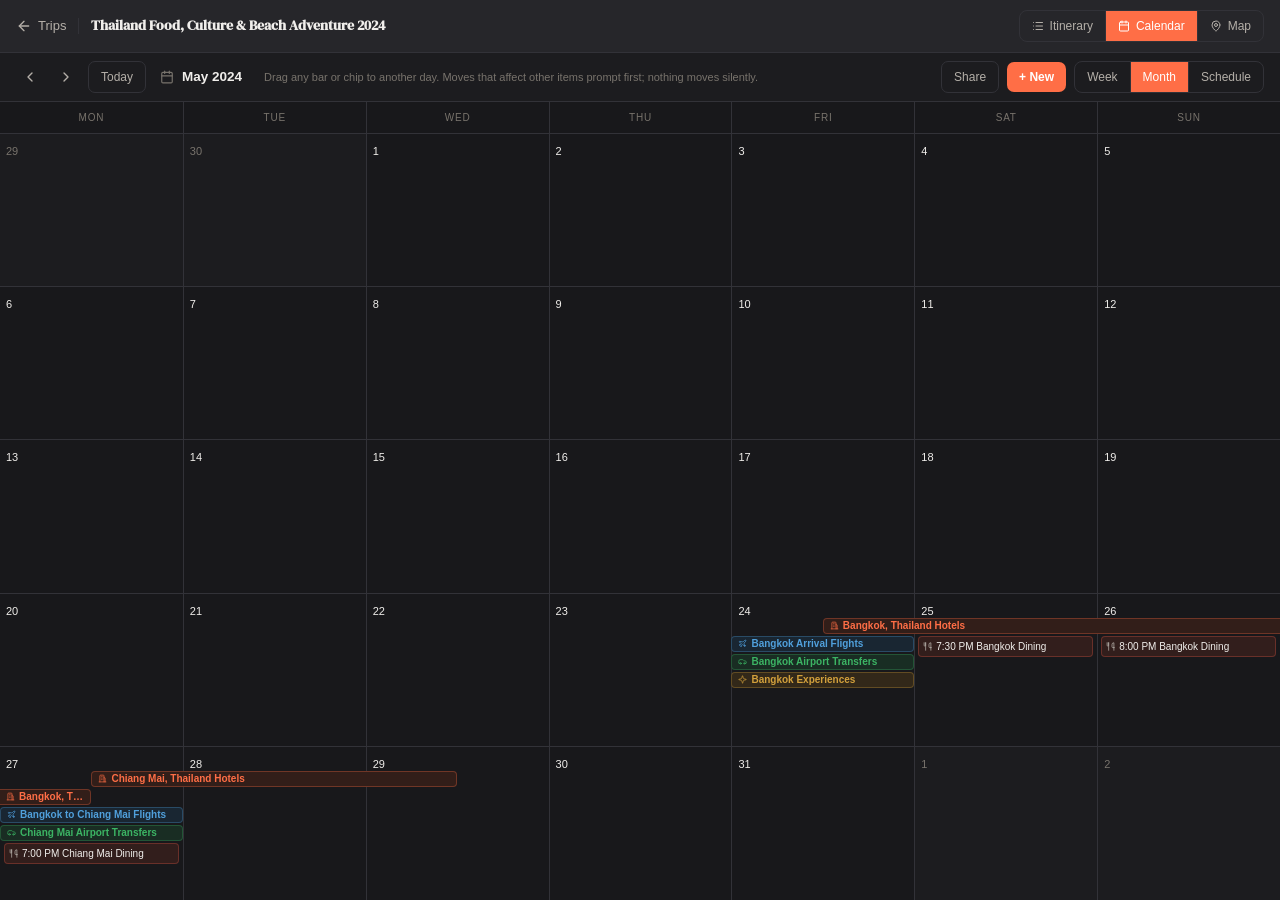
<file: calendar.html>
<!DOCTYPE html>
<html lang="en" class="dark">
<head>
  <meta charset="UTF-8">
  <meta name="viewport" content="width=device-width, initial-scale=1.0">
  <title>Trip Calendar — Maestro Conductor (CON-1626)</title>
  <link rel="stylesheet" href="app-L9EWFWjM.css">
  <link rel="stylesheet" href="add-flow.css">
  <link rel="stylesheet" href="date-cascade.css">
  <style>
    body { background: var(--color-maestro-bg); color: var(--color-maestro-text-primary); font-family: -apple-system, BlinkMacSystemFont, 'Segoe UI', sans-serif; margin: 0; }
  </style>
</head>
<body>
  <div class="dcm-page">
    <div class="dcm-tripbar">
      <a class="dcm-back" href="trip-detail.html">
        <svg viewBox="0 0 24 24" width="16" height="16" fill="none" stroke="currentColor" stroke-width="2" stroke-linecap="round" stroke-linejoin="round"><path d="m12 19-7-7 7-7"/><path d="M19 12H5"/></svg>
        Trips
      </a>
      <span class="dcm-vdiv"></span>
      <h1 class="dcm-trip-title">Thailand Food, Culture &amp; Beach Adventure 2024</h1>
      <span class="dcm-spacer"></span>
      <div class="dcm-seg">
        <a class="dcm-seg-btn" href="trip-detail.html">
          <svg viewBox="0 0 24 24" width="12" height="12" fill="none" stroke="currentColor" stroke-width="2" stroke-linecap="round" stroke-linejoin="round"><path d="M3 5h.01"/><path d="M3 12h.01"/><path d="M3 19h.01"/><path d="M8 5h13"/><path d="M8 12h13"/><path d="M8 19h13"/></svg>
          Itinerary
        </a>
        <button type="button" class="dcm-seg-btn dcm-seg-active">
          <svg viewBox="0 0 24 24" width="12" height="12" fill="none" stroke="currentColor" stroke-width="2" stroke-linecap="round" stroke-linejoin="round"><path d="M8 2v4"/><path d="M16 2v4"/><rect width="18" height="18" x="3" y="4" rx="2"/><path d="M3 10h18"/></svg>
          Calendar
        </button>
        <button type="button" class="dcm-seg-btn" data-demo-toast>
          <svg viewBox="0 0 24 24" width="12" height="12" fill="none" stroke="currentColor" stroke-width="2" stroke-linecap="round" stroke-linejoin="round"><path d="M20 10c0 4.993-5.539 10.193-7.399 11.799a1 1 0 0 1-1.202 0C9.539 20.193 4 14.993 4 10a8 8 0 0 1 16 0"/><circle cx="12" cy="10" r="3"/></svg>
          Map
        </button>
      </div>
    </div>

    <div class="dcm-toolbar">
      <button type="button" class="dcm-tool-ic" data-demo-toast aria-label="Previous month"><svg viewBox="0 0 24 24" width="16" height="16" fill="none" stroke="currentColor" stroke-width="2" stroke-linecap="round" stroke-linejoin="round"><path d="m15 18-6-6 6-6"/></svg></button>
      <button type="button" class="dcm-tool-ic" data-demo-toast aria-label="Next month"><svg viewBox="0 0 24 24" width="16" height="16" fill="none" stroke="currentColor" stroke-width="2" stroke-linecap="round" stroke-linejoin="round"><path d="m9 18 6-6-6-6"/></svg></button>
      <button type="button" class="dcm-tool-btn" data-demo-toast>Today</button>
      <span class="dcm-month-title">
        <svg viewBox="0 0 24 24" width="14" height="14" fill="none" stroke="currentColor" stroke-width="2" stroke-linecap="round" stroke-linejoin="round"><path d="M8 2v4"/><path d="M16 2v4"/><rect width="18" height="18" x="3" y="4" rx="2"/><path d="M3 10h18"/></svg>
        <span id="dcm-title"></span>
      </span>
      <span class="dcm-hint">Drag any bar or chip to another day. Moves that affect other items prompt first; nothing moves silently.</span>
      <span class="dcm-spacer"></span>
      <button type="button" class="dcm-tool-btn" data-demo-toast>Share</button>
      <button type="button" class="dcm-tool-new" data-demo-toast>+ New</button>
      <div class="dcm-seg">
        <button type="button" class="dcm-seg-btn" data-demo-toast>Week</button>
        <button type="button" class="dcm-seg-btn dcm-seg-active">Month</button>
        <button type="button" class="dcm-seg-btn" data-demo-toast>Schedule</button>
      </div>
    </div>

    <div class="dcm-dow">
      <div>Mon</div><div>Tue</div><div>Wed</div><div>Thu</div><div>Fri</div><div>Sat</div><div>Sun</div>
    </div>
    <div id="dcm-month" class="dcm-month"></div>
  </div>

  <script src="add-flow.js"></script>
  <script src="date-cascade.js"></script>
  <script src="dc-calendar.js"></script>
</body>
</html>
</file>
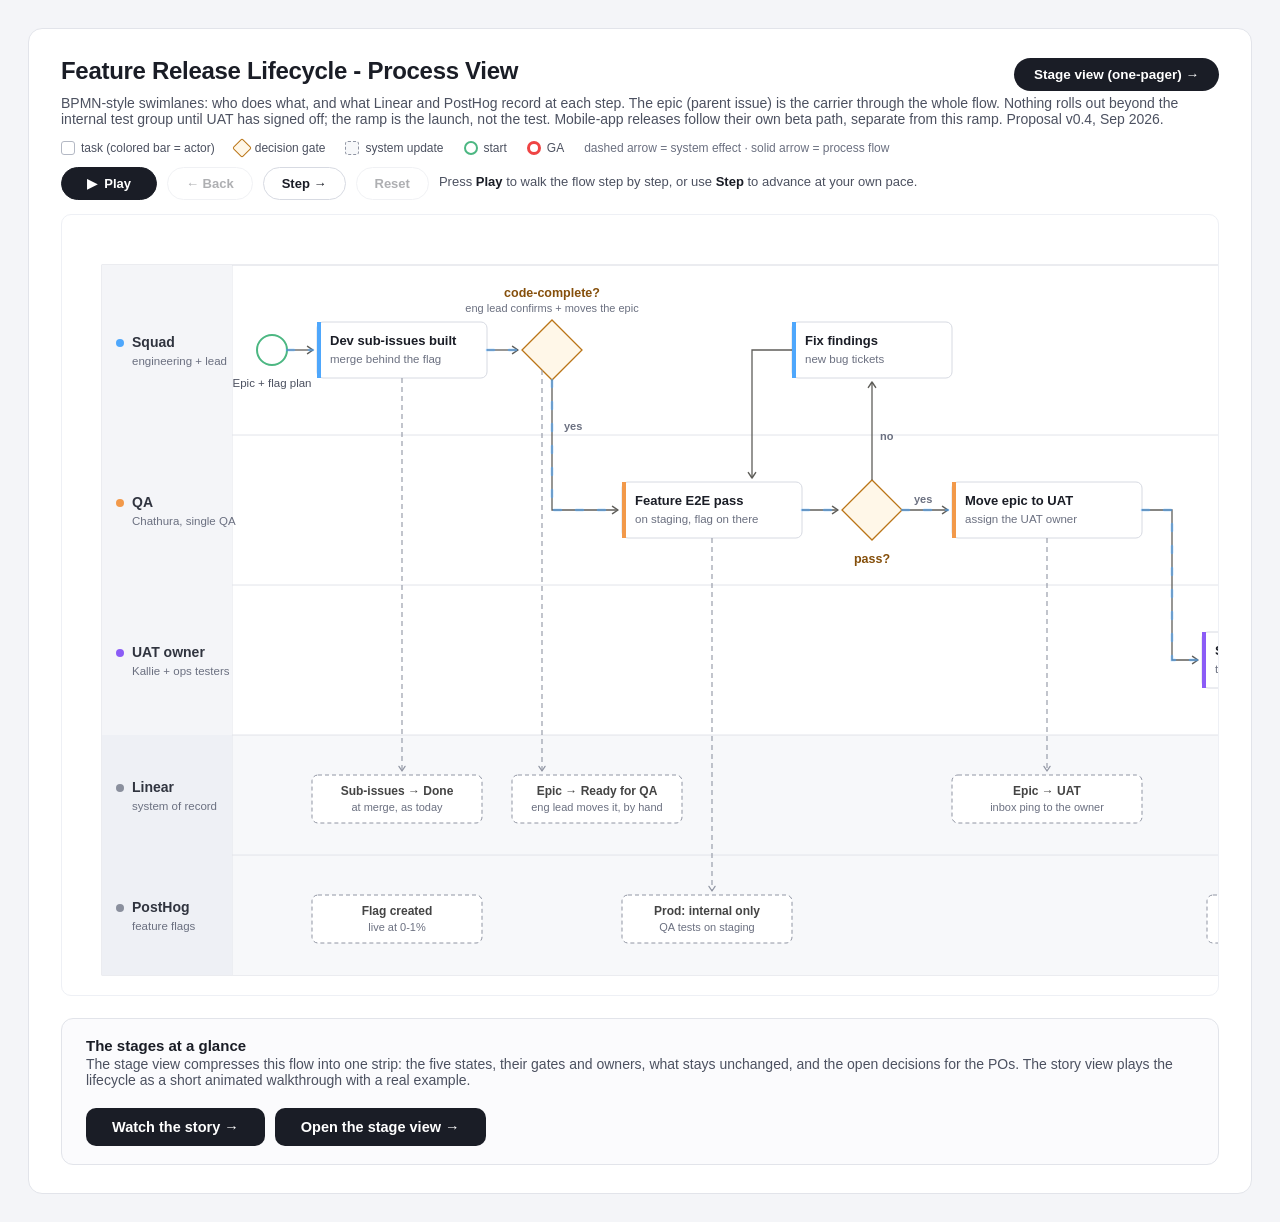
<file: feature-release-bpmn.html>
<!DOCTYPE html>
<html lang="en">
<head>
<meta charset="UTF-8">
<meta name="viewport" content="width=device-width, initial-scale=1">
<title>Feature Release Lifecycle - Process View (BPMN)</title>
<style>
  * { margin: 0; padding: 0; box-sizing: border-box; }
  body {
    font-family: "Segoe UI", -apple-system, "Helvetica Neue", Arial, sans-serif;
    background: #f4f5f8;
    color: #1a1d26;
    padding: 28px;
  }
  .page {
    background: #ffffff;
    border: 1px solid #e2e4ea;
    border-radius: 14px;
    padding: 28px 32px;
    max-width: 1790px;
    margin: 0 auto;
  }
  .head { display: flex; align-items: baseline; justify-content: space-between; margin-bottom: 4px; flex-wrap: wrap; gap: 8px; }
  .head h1 { font-size: 24px; font-weight: 650; letter-spacing: -0.3px; }
  .head a {
    font-size: 13.5px; font-weight: 600; color: #ffffff; background: #1a1d26;
    text-decoration: none; border-radius: 999px; padding: 9px 20px;
    display: inline-block;
  }
  .head a:hover { background: #30343f; }
  .cta {
    margin-top: 22px; padding: 18px 24px;
    border: 1px solid #e2e4ea; border-radius: 12px; background: #fbfbfd;
    display: flex; align-items: center; justify-content: space-between; gap: 20px; flex-wrap: wrap;
  }
  .cta .txt { font-size: 14px; color: #4c5160; }
  .cta .txt b { color: #1a1d26; font-weight: 650; display: block; font-size: 15px; margin-bottom: 2px; }
  .cta .btn {
    display: inline-block; background: #1a1d26; color: #ffffff; text-decoration: none;
    font-size: 14.5px; font-weight: 600; padding: 11px 26px; border-radius: 10px; white-space: nowrap;
  }
  .cta .btn:hover { background: #30343f; }
  .sub { font-size: 14px; color: #4c5160; margin-bottom: 14px; }
  .legend { display: flex; gap: 20px; flex-wrap: wrap; margin-bottom: 12px; font-size: 12px; color: #4c5160; align-items: center; }
  .legend span { display: inline-flex; align-items: center; gap: 6px; }
  .sw { width: 14px; height: 14px; border-radius: 3px; display: inline-block; }
  .scroll { overflow-x: auto; border: 1px solid #eef0f5; border-radius: 10px; }
  svg { display: block; }
  .lane-label { font-size: 14px; font-weight: 650; fill: #30343f; }
  .lane-sub { font-size: 11.5px; fill: #6b7080; }
  .t-title { font-size: 13px; font-weight: 650; fill: #1a1d26; }
  .t-sub { font-size: 11.5px; fill: #6b7080; }
  .s-text { font-size: 12px; font-weight: 600; fill: #444; }
  .s-sub { font-size: 11px; fill: #6b7080; }
  .gw-label { font-size: 12.5px; font-weight: 650; fill: #854f0b; }
  .gw-sub { font-size: 11px; fill: #6b7080; }
  .branch { font-size: 11px; font-weight: 600; fill: #6b7080; }
  .ev-label { font-size: 11.5px; fill: #4c5160; }

  /* ---- walkthrough controls ---- */
  .controls { display: flex; align-items: center; gap: 10px; margin-bottom: 14px; flex-wrap: wrap; }
  .controls button {
    font: inherit; font-size: 13px; font-weight: 600;
    border: 1px solid #d7dae2; background: #ffffff; color: #1a1d26;
    border-radius: 999px; padding: 8px 18px; cursor: pointer;
  }
  .controls button:hover:not(:disabled) { border-color: #b3b8c4; background: #fbfbfd; }
  .controls button.primary { background: #1a1d26; color: #ffffff; border-color: #1a1d26; min-width: 96px; }
  .controls button.primary:hover:not(:disabled) { background: #30343f; }
  .controls button:disabled { opacity: .35; cursor: default; }
  .caption { font-size: 13px; color: #4c5160; flex: 1 1 300px; min-height: 20px; }
  .caption b { color: #1a1d26; }
  .caption .stepno { color: #9095a3; font-weight: 600; margin-right: 8px; }

  /* ---- animation states ---- */
  .pnode, .sysbox, .pconn, .sysconn { transition: opacity .35s ease; }
  svg.playing .pnode, svg.playing .pconn, svg.playing .sysbox, svg.playing .sysconn,
  svg.playing .ev-label { opacity: .15; }
  svg.playing .visited { opacity: .55; }
  svg.playing .active, svg.playing .fired, svg.playing .flash { opacity: 1; }

  .pnode rect, .pnode polygon, .pnode circle { transition: filter .3s ease; }
  svg.playing .pnode.active > rect,
  svg.playing .pnode.active > polygon,
  svg.playing .pnode.active > circle { filter: url(#glow); }

  .pconn line, .pconn path { transition: stroke .3s ease; }
  svg.playing .pconn.active line, svg.playing .pconn.active path { stroke: #1a1d26; stroke-width: 2; }
  svg.playing .pconn.visited line, svg.playing .pconn.visited path { stroke: #30343f; }
  svg.playing .pconn.flash line, svg.playing .pconn.flash path { stroke: #ba7517; stroke-width: 1.8; }

  .sysbox rect { transition: stroke .3s ease, fill .3s ease; }
  svg .sysbox.fired rect { stroke: #4ea7fc; fill: #f4f9ff; }
  svg.playing .sysconn.fired line { stroke: #4ea7fc; }

  #token { opacity: 0; transition: opacity .2s ease; pointer-events: none; }
  #token.on { opacity: 1; }

  /* ---- ambient flow pulses (idle only) ---- */
  .flowline {
    fill: none; stroke: #4ea7fc; stroke-width: 2.5; stroke-linecap: round;
    stroke-dasharray: 7 15; opacity: .55; pointer-events: none;
  }
  svg.playing .flowline { display: none; }
  @media (prefers-reduced-motion: no-preference) {
    .flowline { animation: flowmove 1.3s linear infinite; }
    svg:not(.playing) .sysconn line { animation: sysmarch 7s linear infinite; }
    svg.playing .sysconn.fired line { animation: sysmarch 1.2s linear infinite; }
    svg.playing .pconn.flash line, svg.playing .pconn.flash path {
      stroke-dasharray: 6 5; animation: sysmarch 1.2s linear infinite;
    }
  }
  @media (prefers-reduced-motion: reduce) {
    .flowline { display: none; }
  }
  @keyframes flowmove { to { stroke-dashoffset: -22; } }
  @keyframes sysmarch { to { stroke-dashoffset: -18; } }
</style>
</head>
<body>
<div class="page">
  <div class="head">
    <h1>Feature Release Lifecycle - Process View</h1>
    <a href="feature-release-lifecycle.html">Stage view (one-pager) &#8594;</a>
  </div>
  <div class="sub">BPMN-style swimlanes: who does what, and what Linear and PostHog record at each step. The epic (parent issue) is the carrier through the whole flow. Nothing rolls out beyond the internal test group until UAT has signed off; the ramp is the launch, not the test. Mobile-app releases follow their own beta path, separate from this ramp. Proposal v0.4, Sep 2026.</div>
  <div class="legend">
    <span><span class="sw" style="background:#fff;border:1.5px solid #b3b8c4;"></span>task (colored bar = actor)</span>
    <span><span class="sw" style="background:#fff7e8;border:1.5px solid #ba7517;transform:rotate(45deg);border-radius:2px;"></span>decision gate</span>
    <span><span class="sw" style="background:#f7f8fa;border:1.5px dashed #9095a3;"></span>system update</span>
    <span><span class="sw" style="background:#fff;border:2px solid #4cb782;border-radius:50%;"></span>start</span>
    <span><span class="sw" style="background:#fff;border:3px solid #ef4444;border-radius:50%;"></span>GA</span>
    <span style="color:#6b7080;">dashed arrow = system effect &middot; solid arrow = process flow</span>
  </div>

  <div class="controls" role="group" aria-label="Step-by-step walkthrough">
    <button id="btnPlay" class="primary" aria-label="Play the walkthrough">&#9654;&nbsp; Play</button>
    <button id="btnPrev" aria-label="Previous step" disabled>&#8592; Back</button>
    <button id="btnNext" aria-label="Next step">Step &#8594;</button>
    <button id="btnReset" aria-label="Reset the walkthrough" disabled>Reset</button>
    <div class="caption" id="caption" aria-live="polite">Press <b>Play</b> to walk the flow step by step, or use <b>Step</b> to advance at your own pace.</div>
  </div>

  <div class="scroll" id="scrollbox">
  <svg id="diagram" width="1720" height="780" viewBox="0 0 1720 780" xmlns="http://www.w3.org/2000/svg" role="img" aria-label="Swimlane process diagram of the feature release lifecycle across squad engineering, QA, UAT owner, Linear and PostHog">
    <defs>
      <marker id="arr" viewBox="0 0 10 10" refX="8" refY="5" markerWidth="7" markerHeight="7" orient="auto-start-reverse">
        <path d="M2 1L8 5L2 9" fill="none" stroke="context-stroke" stroke-width="1.6" stroke-linecap="round" stroke-linejoin="round"/>
      </marker>
      <filter id="glow" x="-60%" y="-60%" width="220%" height="220%">
        <feDropShadow dx="0" dy="0" stdDeviation="6" flood-color="#4ea7fc" flood-opacity="0.6"/>
      </filter>
    </defs>

    <rect x="40" y="50" width="1650" height="710" fill="#ffffff" stroke="#d7dae2" stroke-width="1"/>
    <rect x="40" y="520" width="1650" height="240" fill="#f7f8fa"/>
    <line x1="40" y1="220" x2="1690" y2="220" stroke="#e2e4ea"/>
    <line x1="40" y1="370" x2="1690" y2="370" stroke="#e2e4ea"/>
    <line x1="40" y1="520" x2="1690" y2="520" stroke="#e2e4ea"/>
    <line x1="40" y1="640" x2="1690" y2="640" stroke="#e2e4ea"/>
    <line x1="170" y1="50" x2="170" y2="760" stroke="#e2e4ea"/>

    <rect x="40" y="50" width="130" height="170" fill="#f4f5f8"/>
    <rect x="40" y="220" width="130" height="150" fill="#f4f5f8"/>
    <rect x="40" y="370" width="130" height="150" fill="#f4f5f8"/>
    <rect x="40" y="520" width="130" height="120" fill="#eef0f5"/>
    <rect x="40" y="640" width="130" height="120" fill="#eef0f5"/>

    <circle cx="58" cy="128" r="4" fill="#4ea7fc"/>
    <text x="70" y="132" class="lane-label">Squad</text>
    <text x="70" y="150" class="lane-sub">engineering + lead</text>
    <circle cx="58" cy="288" r="4" fill="#f2994a"/>
    <text x="70" y="292" class="lane-label">QA</text>
    <text x="70" y="310" class="lane-sub">Chathura, single QA</text>
    <circle cx="58" cy="438" r="4" fill="#8b5cf6"/>
    <text x="70" y="442" class="lane-label">UAT owner</text>
    <text x="70" y="460" class="lane-sub">Kallie + ops testers</text>
    <circle cx="58" cy="573" r="4" fill="#8a8f9d"/>
    <text x="70" y="577" class="lane-label">Linear</text>
    <text x="70" y="595" class="lane-sub">system of record</text>
    <circle cx="58" cy="693" r="4" fill="#8a8f9d"/>
    <text x="70" y="697" class="lane-label">PostHog</text>
    <text x="70" y="715" class="lane-sub">feature flags</text>

    <g id="n-start" class="pnode">
      <circle cx="210" cy="135" r="15" fill="#ffffff" stroke="#4cb782" stroke-width="2"/>
      <text x="210" y="172" class="ev-label" text-anchor="middle">Epic + flag plan</text>
    </g>

    <g id="n-dev" class="pnode">
      <rect x="255" y="107" width="170" height="56" rx="6" fill="#ffffff" stroke="#d7dae2"/>
      <rect x="255" y="107" width="4" height="56" fill="#4ea7fc"/>
      <text x="268" y="130" class="t-title">Dev sub-issues built</text>
      <text x="268" y="148" class="t-sub">merge behind the flag</text>
    </g>

    <g id="gw-cc" class="pnode">
      <text x="490" y="82" class="gw-label" text-anchor="middle">code-complete?</text>
      <text x="490" y="97" class="gw-sub" text-anchor="middle">eng lead confirms + moves the epic</text>
      <polygon points="490,105 520,135 490,165 460,135" fill="#fff7e8" stroke="#ba7517" stroke-width="1.3"/>
    </g>

    <g id="n-fix" class="pnode">
      <rect x="730" y="107" width="160" height="56" rx="6" fill="#ffffff" stroke="#d7dae2"/>
      <rect x="730" y="107" width="4" height="56" fill="#4ea7fc"/>
      <text x="743" y="130" class="t-title">Fix findings</text>
      <text x="743" y="148" class="t-sub">new bug tickets</text>
    </g>

    <g id="n-e2e" class="pnode">
      <rect x="560" y="267" width="180" height="56" rx="6" fill="#ffffff" stroke="#d7dae2"/>
      <rect x="560" y="267" width="4" height="56" fill="#f2994a"/>
      <text x="573" y="290" class="t-title">Feature E2E pass</text>
      <text x="573" y="308" class="t-sub">on staging, flag on there</text>
    </g>

    <g id="gw-pass" class="pnode">
      <polygon points="810,265 840,295 810,325 780,295" fill="#fff7e8" stroke="#ba7517" stroke-width="1.3"/>
      <text x="810" y="348" class="gw-label" text-anchor="middle">pass?</text>
    </g>

    <g id="n-uat-move" class="pnode">
      <rect x="890" y="267" width="190" height="56" rx="6" fill="#ffffff" stroke="#d7dae2"/>
      <rect x="890" y="267" width="4" height="56" fill="#f2994a"/>
      <text x="903" y="290" class="t-title">Move epic to UAT</text>
      <text x="903" y="308" class="t-sub">assign the UAT owner</text>
    </g>

    <g id="n-signoff" class="pnode">
      <rect x="1140" y="417" width="180" height="56" rx="6" fill="#ffffff" stroke="#d7dae2"/>
      <rect x="1140" y="417" width="4" height="56" fill="#8b5cf6"/>
      <text x="1153" y="440" class="t-title">Signoff, training, notes</text>
      <text x="1153" y="458" class="t-sub">training + guide if needed</text>
    </g>

    <g id="gw-launch" class="pnode">
      <polygon points="1390,415 1420,445 1390,475 1360,445" fill="#fff7e8" stroke="#ba7517" stroke-width="1.3"/>
      <text x="1390" y="498" class="gw-label" text-anchor="middle">launch?</text>
      <text x="1390" y="513" class="gw-sub" text-anchor="middle">UAT owner ramps the flag</text>
    </g>

    <g id="n-launch" class="pnode">
      <rect x="1450" y="417" width="170" height="56" rx="6" fill="#ffffff" stroke="#d7dae2"/>
      <rect x="1450" y="417" width="4" height="56" fill="#8b5cf6"/>
      <text x="1463" y="440" class="t-title">Launch: ramp to 100%</text>
      <text x="1463" y="458" class="t-sub">close epic + cleanup</text>
    </g>

    <g id="n-end" class="pnode">
      <circle cx="1655" cy="445" r="15" fill="#ffffff" stroke="#ef4444" stroke-width="3"/>
      <text x="1655" y="482" class="ev-label" text-anchor="middle">GA</text>
    </g>

    <g id="s-subdone" class="sysbox">
      <rect x="250" y="560" width="170" height="48" rx="6" fill="#ffffff" stroke="#9095a3" stroke-dasharray="4 3"/>
      <text x="335" y="580" class="s-text" text-anchor="middle">Sub-issues &#8594; Done</text>
      <text x="335" y="596" class="s-sub" text-anchor="middle">at merge, as today</text>
    </g>
    <g id="s-readyqa" class="sysbox">
      <rect x="450" y="560" width="170" height="48" rx="6" fill="#ffffff" stroke="#9095a3" stroke-dasharray="4 3"/>
      <text x="535" y="580" class="s-text" text-anchor="middle">Epic &#8594; Ready for QA</text>
      <text x="535" y="596" class="s-sub" text-anchor="middle">eng lead moves it, by hand</text>
    </g>
    <g id="s-uat" class="sysbox">
      <rect x="890" y="560" width="190" height="48" rx="6" fill="#ffffff" stroke="#9095a3" stroke-dasharray="4 3"/>
      <text x="985" y="580" class="s-text" text-anchor="middle">Epic &#8594; UAT</text>
      <text x="985" y="596" class="s-sub" text-anchor="middle">inbox ping to the owner</text>
    </g>
    <g id="s-done" class="sysbox">
      <rect x="1400" y="560" width="190" height="48" rx="6" fill="#ffffff" stroke="#9095a3" stroke-dasharray="4 3"/>
      <text x="1495" y="580" class="s-text" text-anchor="middle">Epic &#8594; Done</text>
      <text x="1495" y="596" class="s-sub" text-anchor="middle">automatic at flag 100%</text>
    </g>

    <g id="s-flag" class="sysbox">
      <rect x="250" y="680" width="170" height="48" rx="6" fill="#ffffff" stroke="#9095a3" stroke-dasharray="4 3"/>
      <text x="335" y="700" class="s-text" text-anchor="middle">Flag created</text>
      <text x="335" y="716" class="s-sub" text-anchor="middle">live at 0-1%</text>
    </g>
    <g id="s-cohort" class="sysbox">
      <rect x="560" y="680" width="170" height="48" rx="6" fill="#ffffff" stroke="#9095a3" stroke-dasharray="4 3"/>
      <text x="645" y="700" class="s-text" text-anchor="middle">Prod: internal only</text>
      <text x="645" y="716" class="s-sub" text-anchor="middle">QA tests on staging</text>
    </g>
    <g id="s-opscohort" class="sysbox">
      <rect x="1145" y="680" width="170" height="48" rx="6" fill="#ffffff" stroke="#9095a3" stroke-dasharray="4 3"/>
      <text x="1230" y="700" class="s-text" text-anchor="middle">Ops testers included</text>
      <text x="1230" y="716" class="s-sub" text-anchor="middle">everyone else at 0%</text>
    </g>
    <g id="s-ramp" class="sysbox">
      <rect x="1500" y="680" width="140" height="48" rx="6" fill="#ffffff" stroke="#9095a3" stroke-dasharray="4 3"/>
      <text x="1570" y="700" class="s-text" text-anchor="middle">Rollout ramp</text>
      <text x="1570" y="716" class="s-sub" text-anchor="middle">1 &#8594; 10 &#8594; 50 &#8594; 100%</text>
    </g>

    <g id="c1" class="pconn"><line x1="225" y1="135" x2="251" y2="135" stroke="#5f5e5a" stroke-width="1.3" marker-end="url(#arr)"/></g>
    <g id="c2" class="pconn"><line x1="425" y1="135" x2="456" y2="135" stroke="#5f5e5a" stroke-width="1.3" marker-end="url(#arr)"/></g>
    <g id="c3" class="pconn">
      <path d="M490 165 V295 H556" fill="none" stroke="#5f5e5a" stroke-width="1.3" marker-end="url(#arr)"/>
      <text x="502" y="215" class="branch">yes</text>
    </g>
    <g id="c4" class="pconn"><line x1="740" y1="295" x2="776" y2="295" stroke="#5f5e5a" stroke-width="1.3" marker-end="url(#arr)"/></g>
    <g id="c5" class="pconn">
      <line x1="840" y1="295" x2="886" y2="295" stroke="#5f5e5a" stroke-width="1.3" marker-end="url(#arr)"/>
      <text x="852" y="288" class="branch">yes</text>
    </g>
    <g id="c6" class="pconn">
      <line x1="810" y1="265" x2="810" y2="167" stroke="#5f5e5a" stroke-width="1.3" marker-end="url(#arr)"/>
      <text x="818" y="225" class="branch">no</text>
    </g>
    <g id="c7" class="pconn"><path d="M730 135 H690 V263" fill="none" stroke="#5f5e5a" stroke-width="1.3" marker-end="url(#arr)"/></g>
    <g id="c8" class="pconn"><path d="M1080 295 H1110 V445 H1136" fill="none" stroke="#5f5e5a" stroke-width="1.3" marker-end="url(#arr)"/></g>
    <g id="c9" class="pconn"><line x1="1320" y1="445" x2="1356" y2="445" stroke="#5f5e5a" stroke-width="1.3" marker-end="url(#arr)"/></g>
    <g id="c10" class="pconn">
      <line x1="1420" y1="445" x2="1446" y2="445" stroke="#5f5e5a" stroke-width="1.3" marker-end="url(#arr)"/>
      <text x="1425" y="438" class="branch">yes</text>
    </g>
    <g id="c11" class="pconn">
      <path d="M1390 415 V385 H1230 V413" fill="none" stroke="#5f5e5a" stroke-width="1.3" marker-end="url(#arr)"/>
      <text x="1298" y="379" class="branch">hold</text>
    </g>
    <g id="c12" class="pconn"><line x1="1620" y1="445" x2="1636" y2="445" stroke="#5f5e5a" stroke-width="1.3" marker-end="url(#arr)"/></g>

    <g id="d1" class="sysconn"><line x1="340" y1="163" x2="340" y2="556" stroke="#9095a3" stroke-width="1.1" stroke-dasharray="5 4" marker-end="url(#arr)"/></g>
    <g id="d2" class="sysconn"><line x1="480" y1="155" x2="480" y2="556" stroke="#9095a3" stroke-width="1.1" stroke-dasharray="5 4" marker-end="url(#arr)"/></g>
    <g id="d3" class="sysconn"><line x1="650" y1="323" x2="650" y2="676" stroke="#9095a3" stroke-width="1.1" stroke-dasharray="5 4" marker-end="url(#arr)"/></g>
    <g id="d4" class="sysconn"><line x1="985" y1="323" x2="985" y2="556" stroke="#9095a3" stroke-width="1.1" stroke-dasharray="5 4" marker-end="url(#arr)"/></g>
    <g id="d7" class="sysconn"><line x1="1230" y1="473" x2="1230" y2="676" stroke="#9095a3" stroke-width="1.1" stroke-dasharray="5 4" marker-end="url(#arr)"/></g>
    <g id="d5" class="sysconn"><line x1="1500" y1="473" x2="1500" y2="556" stroke="#9095a3" stroke-width="1.1" stroke-dasharray="5 4" marker-end="url(#arr)"/></g>
    <g id="d6" class="sysconn"><line x1="1610" y1="473" x2="1610" y2="676" stroke="#9095a3" stroke-width="1.1" stroke-dasharray="5 4" marker-end="url(#arr)"/></g>

    <circle id="token" r="7" fill="#1a1d26" stroke="#ffffff" stroke-width="2"/>
  </svg>
  </div>

  <div class="cta">
    <div class="txt"><b>The stages at a glance</b>The stage view compresses this flow into one strip: the five states, their gates and owners, what stays unchanged, and the open decisions for the POs. The story view plays the lifecycle as a short animated walkthrough with a real example.</div>
    <div style="display:flex;gap:10px;flex-wrap:wrap;">
      <a class="btn" href="feature-release-story.html">Watch the story &#8594;</a>
      <a class="btn" href="feature-release-lifecycle.html">Open the stage view &#8594;</a>
    </div>
  </div>
</div>

<script>
(function () {
  "use strict";

  var svg = document.getElementById("diagram");
  var token = document.getElementById("token");
  var scrollbox = document.getElementById("scrollbox");
  var caption = document.getElementById("caption");
  var btnPlay = document.getElementById("btnPlay");
  var btnPrev = document.getElementById("btnPrev");
  var btnNext = document.getElementById("btnNext");
  var btnReset = document.getElementById("btnReset");

  var reduceMotion = window.matchMedia("(prefers-reduced-motion: reduce)").matches;

  // Walkthrough script. nodes/path/fx/fxconn/flash are element ids.
  var STEPS = [
    { title: "Epic + flag plan", nodes: ["n-start"], fx: ["s-flag"],
      desc: "The squad opens the epic with a flag plan. PostHog: the flag is created, live dark at 0-1%." },
    { title: "Dev sub-issues built", path: ["c1"], nodes: ["n-dev"], fx: ["s-subdone"], fxconn: ["d1"],
      desc: "Engineers build and merge behind the flag. Linear: sub-issues close at merge, exactly as today." },
    { title: "Code-complete?", path: ["c2"], nodes: ["gw-cc"], fx: ["s-readyqa"], fxconn: ["d2"],
      desc: "The eng lead confirms code-complete (every sub-issue Done behind the flag, E2E cases attached, no open S0/S1) and moves the epic to Ready for QA by hand. The nightly sweep only nudges; it never moves states." },
    { title: "Feature E2E on staging", path: ["c3"], nodes: ["n-e2e"], fx: ["s-cohort"], fxconn: ["d3"],
      desc: "Chathura, our single QA, runs the full E2E on staging with the flag on there, routed via the qa:chathura label. Linear: the epic holds Ready for QA. PostHog prod: the flag stays on for internal accounts only." },
    { title: "Pass?", path: ["c4"], nodes: ["gw-pass"],
      desc: "Gate: did the feature E2E pass on internal accounts?" },
    { title: "No: fix findings", path: ["c6", "c7"], nodes: ["n-fix"],
      desc: "Failures spin off new bug tickets. Fixes merge behind the flag and E2E runs again." },
    { title: "Yes: hand off to UAT", path: ["c4", "c5"], nodes: ["n-uat-move"], fx: ["s-uat"], fxconn: ["d4"],
      desc: "E2E passes. The epic moves to UAT, assigned to the UAT owner. Linear: inbox ping to the owner." },
    { title: "Signoff, training, notes", path: ["c8"], nodes: ["n-signoff"], fx: ["s-opscohort"], fxconn: ["d7"],
      desc: "Kallie + her ops testers run UAT (Kenny oversees): signoff, team training, and a short team guide if the feature needs one (manual, the owner's). PostHog: the testers are inside the flag's internal group, so they test the real feature in prod; everyone else still at 0%." },
    { title: "Launch?", path: ["c9"], nodes: ["gw-launch"], flash: ["c11"],
      desc: "Gate: ready to launch? The UAT owner decides; a hold loops back to signoff until it clears." },
    { title: "Launch: ramp to 100%", path: ["c10"], nodes: ["n-launch"], fx: ["s-done", "s-ramp"], fxconn: ["d5", "d6"],
      desc: "The ramp is the launch: the UAT owner takes the flag 1 - 10 - 50 - 100% in PostHog. At 100% the epic moves to Done automatically, with the closing comment and cleanup ticket - no Linear visit needed." },
    { title: "GA", path: ["c12"], nodes: ["n-end"],
      desc: "General availability: the flag sits at 100% and the cleanup ticket retires it." }
  ];

  var HAPPY_PATH = ["c1", "c2", "c3", "c4", "c5", "c8", "c9", "c10", "c12"];
  var TOKEN_SPEED = 260; // px per second
  var HOLD_MS = 2100;    // pause on each step during autoplay

  var idx = -1;          // -1 = idle
  var playing = false;
  var animToken = 0;     // invalidates in-flight animations

  function el(id) { return document.getElementById(id); }
  function geoOf(connId) {
    var g = el(connId);
    return g ? g.querySelector("line, path") : null;
  }

  // Ambient flow pulses along the happy path (visible when idle).
  function buildFlowlines() {
    HAPPY_PATH.forEach(function (id) {
      var geo = geoOf(id);
      if (!geo) return;
      var copy = geo.cloneNode(false);
      copy.removeAttribute("marker-end");
      copy.removeAttribute("stroke");
      copy.removeAttribute("stroke-width");
      copy.removeAttribute("class");
      copy.setAttribute("class", "flowline");
      el(id).appendChild(copy);
    });
  }

  function clearState() {
    animToken++;
    svg.querySelectorAll(".active, .visited, .fired, .flash").forEach(function (n) {
      n.classList.remove("active", "visited", "fired", "flash");
    });
    svg.querySelectorAll(".pconn line, .pconn path").forEach(function (n) {
      n.style.strokeDasharray = "";
      n.style.strokeDashoffset = "";
    });
    token.classList.remove("on");
  }

  function setCaption(i) {
    if (i < 0) {
      caption.innerHTML = "Press <b>Play</b> to walk the flow step by step, or use <b>Step</b> to advance at your own pace.";
      return;
    }
    var s = STEPS[i];
    caption.innerHTML = '<span class="stepno">Step ' + (i + 1) + " of " + STEPS.length + "</span><b>" + s.title + "</b> &mdash; " + s.desc;
  }

  function syncButtons() {
    btnPrev.disabled = idx < 0;
    btnNext.disabled = idx >= STEPS.length - 1 && !playing;
    btnReset.disabled = idx < 0 && !playing;
    btnPlay.innerHTML = playing ? "&#10074;&#10074;&nbsp; Pause" : (idx >= STEPS.length - 1 ? "&#8635;&nbsp; Replay" : "&#9654;&nbsp; Play");
  }

  function applyStepClasses(stepIdx, phase) {
    // phase: "arriving" marks only path; "arrived" marks nodes + fx too.
    var s = STEPS[stepIdx];
    (s.path || []).forEach(function (id) { el(id).classList.add("active"); });
    if (phase === "arrived") {
      (s.nodes || []).forEach(function (id) { el(id).classList.add("active"); });
      (s.fx || []).forEach(function (id) { el(id).classList.add("fired"); });
      (s.fxconn || []).forEach(function (id) { el(id).classList.add("fired"); });
      (s.flash || []).forEach(function (id) { el(id).classList.add("flash"); });
    }
  }

  function markHistory(uptoExclusive) {
    for (var j = 0; j < uptoExclusive; j++) {
      var s = STEPS[j];
      (s.nodes || []).forEach(function (id) { el(id).classList.add("visited"); });
      (s.path || []).forEach(function (id) { el(id).classList.add("visited"); });
      (s.fx || []).forEach(function (id) { el(id).classList.add("fired"); });
      (s.fxconn || []).forEach(function (id) { el(id).classList.add("fired"); });
    }
  }

  function keepInView(x) {
    var target = x - scrollbox.clientWidth * 0.55;
    scrollbox.scrollLeft = Math.max(0, Math.min(target, scrollbox.scrollWidth - scrollbox.clientWidth));
  }

  function scrollToStep(i) {
    var s = STEPS[i];
    var ref = (s.nodes && s.nodes[0]) ? el(s.nodes[0]) : null;
    if (!ref || !ref.getBBox) return;
    var b = ref.getBBox();
    scrollbox.scrollTo({ left: Math.max(0, b.x + b.width / 2 - scrollbox.clientWidth / 2), behavior: reduceMotion ? "auto" : "smooth" });
  }

  // Move the token along a list of connectors, drawing each on as it travels.
  function travel(pathIds, done) {
    if (reduceMotion || document.hidden || !pathIds || !pathIds.length) { done(); return; }
    var my = ++animToken;
    token.classList.add("on");
    var k = 0;

    function runOne() {
      if (my !== animToken) return;
      if (k >= pathIds.length) { token.classList.remove("on"); done(); return; }
      var geo = geoOf(pathIds[k]);
      if (!geo || !geo.getTotalLength) { k++; runOne(); return; }
      var L = geo.getTotalLength();
      var dur = Math.min(1500, Math.max(380, (L / TOKEN_SPEED) * 1000));
      geo.style.strokeDasharray = L + " " + L;
      geo.style.strokeDashoffset = L;
      var t0 = null;

      function tick() {
        if (my !== animToken) return;
        if (document.hidden) {
          // Tab went to the background: finish this leg instantly so the
          // walkthrough never stalls (rAF pauses on hidden pages).
          geo.style.strokeDasharray = "";
          geo.style.strokeDashoffset = "";
          k++;
          runOne();
          return;
        }
        var now = performance.now();
        if (t0 === null) t0 = now;
        var t = Math.min(1, (now - t0) / dur);
        var ease = t < 0.5 ? 2 * t * t : 1 - Math.pow(-2 * t + 2, 2) / 2;
        var p = geo.getPointAtLength(ease * L);
        token.setAttribute("cx", p.x);
        token.setAttribute("cy", p.y);
        geo.style.strokeDashoffset = String((1 - ease) * L);
        keepInView(p.x);
        if (t < 1) { schedule(); }
        else {
          geo.style.strokeDasharray = "";
          geo.style.strokeDashoffset = "";
          k++;
          runOne();
        }
      }

      // rAF for smoothness, with a timer fallback so travel keeps making
      // progress even when the browser stops producing animation frames
      // (background window, throttling, embedded panes).
      function schedule() {
        var fired = false;
        var raf = requestAnimationFrame(function () {
          if (fired) return;
          fired = true;
          clearTimeout(fallback);
          tick();
        });
        var fallback = setTimeout(function () {
          if (fired) return;
          fired = true;
          if (window.cancelAnimationFrame) cancelAnimationFrame(raf);
          tick();
        }, 150);
      }
      schedule();
    }
    runOne();
  }

  function goTo(i, animate, done) {
    done = done || function () {};
    if (i < 0) {
      clearState();
      svg.classList.remove("playing");
      idx = -1;
      setCaption(-1);
      syncButtons();
      done();
      return;
    }
    var forwardOne = animate && i === idx + 1;
    clearState();
    svg.classList.add("playing");
    markHistory(i);
    idx = i;
    setCaption(i);
    syncButtons();

    if (forwardOne && !reduceMotion) {
      applyStepClasses(i, "arriving");
      travel(STEPS[i].path, function () {
        applyStepClasses(i, "arrived");
        done();
      });
    } else {
      applyStepClasses(i, "arrived");
      scrollToStep(i);
      done();
    }
  }

  function autoplayNext() {
    if (!playing) return;
    if (idx >= STEPS.length - 1) { playing = false; syncButtons(); return; }
    goTo(idx + 1, true, function () {
      if (!playing) return;
      var my = animToken;
      setTimeout(function () {
        if (playing && my === animToken) autoplayNext();
      }, HOLD_MS);
    });
  }

  btnPlay.addEventListener("click", function () {
    if (playing) { playing = false; syncButtons(); return; }
    if (idx >= STEPS.length - 1) { goTo(-1, false); }
    playing = true;
    syncButtons();
    autoplayNext();
  });
  btnNext.addEventListener("click", function () {
    playing = false;
    if (idx < STEPS.length - 1) goTo(idx + 1, true);
    else syncButtons();
  });
  btnPrev.addEventListener("click", function () {
    playing = false;
    goTo(idx - 1, false);
  });
  btnReset.addEventListener("click", function () {
    playing = false;
    goTo(-1, false);
  });
  document.addEventListener("keydown", function (e) {
    if (e.key === "ArrowRight") { e.preventDefault(); btnNext.click(); }
    else if (e.key === "ArrowLeft") { e.preventDefault(); btnPrev.click(); }
  });

  buildFlowlines();
  syncButtons();
})();
</script>
</body>
</html>
</file>
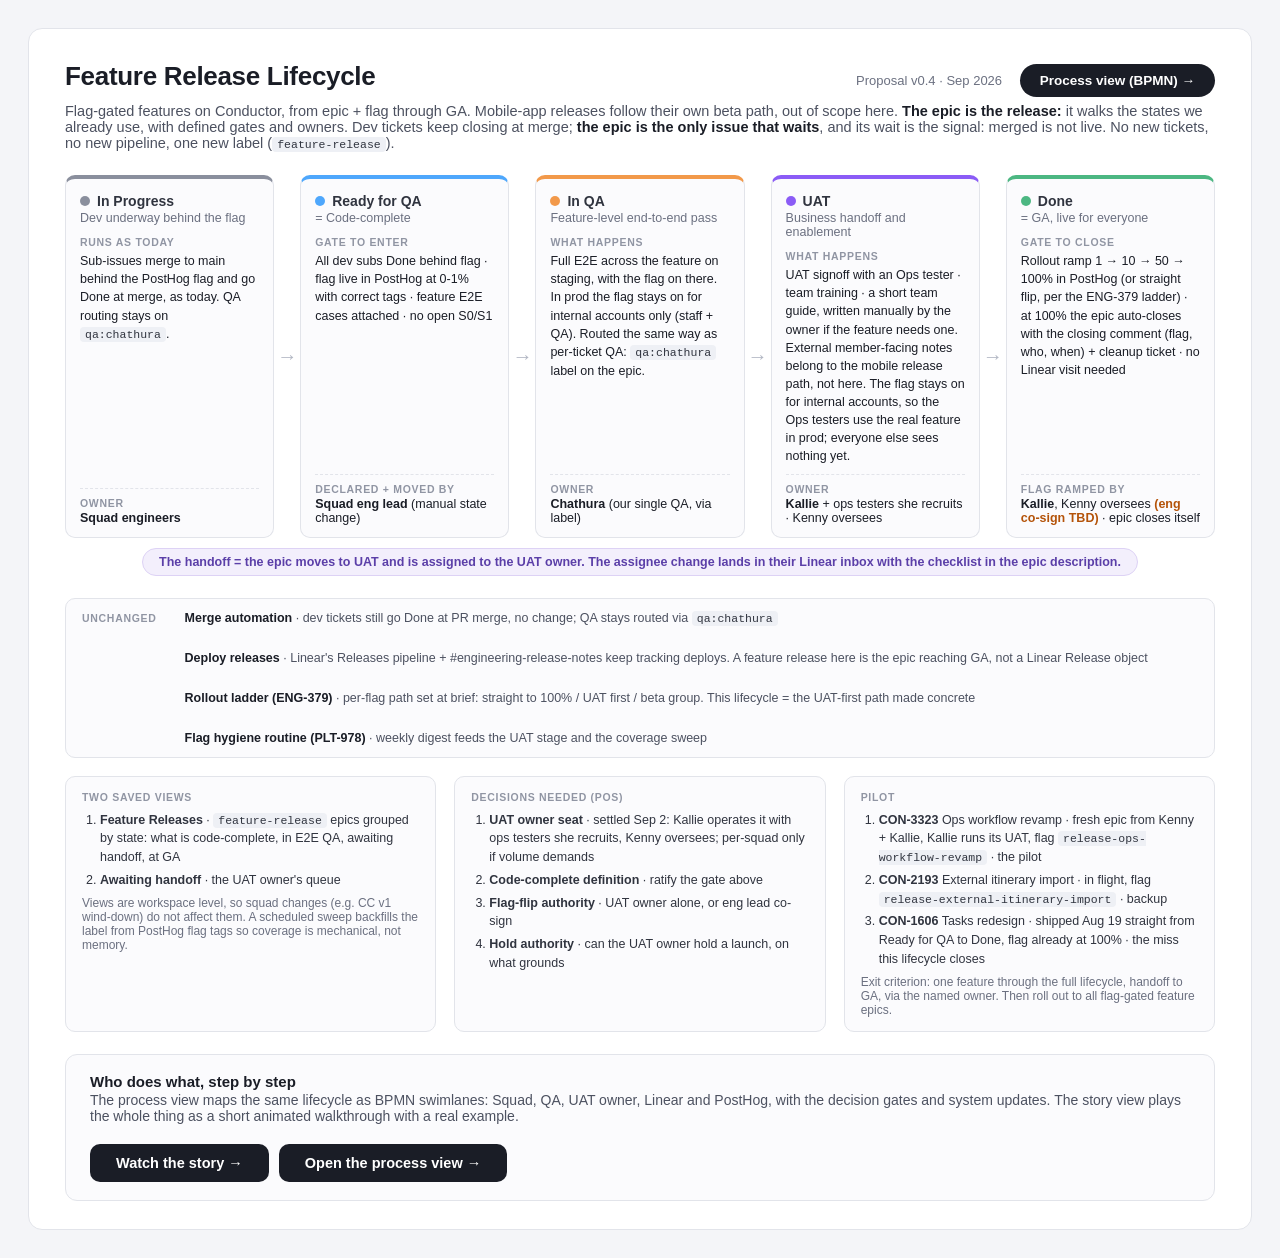
<file: feature-release-lifecycle.html>
<!DOCTYPE html>
<html lang="en">
<head>
<meta charset="UTF-8">
<meta name="viewport" content="width=device-width, initial-scale=1">
<title>Feature Release Lifecycle</title>
<style>
  * { margin: 0; padding: 0; box-sizing: border-box; }
  body {
    font-family: "Segoe UI", -apple-system, "Helvetica Neue", Arial, sans-serif;
    background: #f4f5f8;
    color: #1a1d26;
    padding: 28px;
    max-width: 1536px;
    margin: 0 auto;
  }
  .head a {
    font-size: 13.5px; font-weight: 600; color: #ffffff; background: #1a1d26;
    text-decoration: none; border-radius: 999px; padding: 9px 20px; margin-left: 14px;
    display: inline-block;
  }
  .head a:hover { background: #30343f; }
  .page {
    background: #ffffff;
    border: 1px solid #e2e4ea;
    border-radius: 14px;
    padding: 32px 36px 28px;
  }
  .head { display: flex; align-items: baseline; justify-content: space-between; margin-bottom: 6px; }
  .head h1 { font-size: 26px; font-weight: 650; letter-spacing: -0.3px; }
  .head .tag { font-size: 13px; color: #6b7080; font-weight: 500; }
  .sub { font-size: 14.5px; color: #4c5160; margin-bottom: 24px; }
  .sub b { color: #1a1d26; }

  /* stage strip */
  .strip { display: flex; align-items: stretch; gap: 0; margin-bottom: 10px; }
  .stage {
    flex: 1 1 0;
    border: 1px solid #e2e4ea;
    border-top: 4px solid var(--c);
    border-radius: 10px;
    padding: 14px 14px 12px;
    background: #fbfbfd;
    display: flex; flex-direction: column;
  }
  .arrow {
    align-self: center; flex: 0 0 26px; text-align: center;
    color: #b3b8c4; font-size: 20px; font-weight: 600; line-height: 1;
  }
  .state {
    display: inline-flex; align-items: center; gap: 7px;
    font-size: 14px; font-weight: 650; margin-bottom: 2px;
  }
  .dot { width: 10px; height: 10px; border-radius: 50%; background: var(--c); flex: 0 0 auto; }
  .statename { color: #30343f; }
  .meaning { font-size: 12.5px; color: #6b7080; font-weight: 500; margin-bottom: 10px; }
  .row { font-size: 12.5px; line-height: 1.45; margin-bottom: 8px; }
  .row .lbl {
    display: block; font-size: 10.5px; font-weight: 700; letter-spacing: 0.7px;
    text-transform: uppercase; color: #9095a3; margin-bottom: 2px;
  }
  .owner {
    margin-top: auto; padding-top: 8px; border-top: 1px dashed #e2e4ea;
    font-size: 12.5px;
  }
  .owner .lbl {
    display: block; font-size: 10.5px; font-weight: 700; letter-spacing: 0.7px;
    text-transform: uppercase; color: #9095a3; margin-bottom: 2px;
  }
  .owner b { font-weight: 650; }
  .tbd { color: #b45309; font-weight: 650; }

  .handoff {
    margin: 2px 0 22px;
    display: flex; justify-content: center;
  }
  .handoff span {
    font-size: 12.5px; font-weight: 600; color: #5b3fa8;
    background: #f3effc; border: 1px solid #ddd2f5; border-radius: 999px;
    padding: 6px 16px;
  }

  .band {
    border: 1px solid #e2e4ea; border-radius: 10px;
    padding: 12px 16px; margin-bottom: 18px;
    display: flex; gap: 28px; align-items: baseline;
    background: #fbfbfd;
  }
  .band .bandtitle {
    font-size: 10.5px; font-weight: 700; letter-spacing: 0.7px; text-transform: uppercase;
    color: #9095a3; flex: 0 0 auto;
  }
  .band ul { list-style: none; display: flex; gap: 26px; flex-wrap: wrap; }
  .band li { font-size: 12.5px; color: #4c5160; }
  .band li b { color: #1a1d26; font-weight: 600; }

  .cta {
    margin-top: 22px; padding: 18px 24px;
    border: 1px solid #e2e4ea; border-radius: 12px; background: #fbfbfd;
    display: flex; align-items: center; justify-content: space-between; gap: 20px; flex-wrap: wrap;
  }
  .cta .txt { font-size: 14px; color: #4c5160; }
  .cta .txt b { color: #1a1d26; font-weight: 650; display: block; font-size: 15px; margin-bottom: 2px; }
  .cta .btn {
    display: inline-block; background: #1a1d26; color: #ffffff; text-decoration: none;
    font-size: 14.5px; font-weight: 600; padding: 11px 26px; border-radius: 10px; white-space: nowrap;
  }
  .cta .btn:hover { background: #30343f; }
  .cols { display: flex; gap: 18px; }
  .col {
    flex: 1 1 0; border: 1px solid #e2e4ea; border-radius: 10px;
    padding: 14px 16px; background: #fbfbfd;
  }
  .col h2 {
    font-size: 10.5px; font-weight: 700; letter-spacing: 0.7px; text-transform: uppercase;
    color: #9095a3; margin-bottom: 8px;
  }
  .col ol { padding-left: 18px; }
  .col li { font-size: 12.5px; color: #30343f; line-height: 1.5; margin-bottom: 4px; }
  .col li b { font-weight: 650; }
  .col .note { font-size: 12px; color: #6b7080; margin-top: 6px; }
  code {
    font-family: Consolas, "Courier New", monospace; font-size: 11.5px;
    background: #eef0f5; border-radius: 4px; padding: 1px 5px; color: #30343f;
  }
</style>
</head>
<body>
<div class="page">
  <div class="head">
    <h1>Feature Release Lifecycle</h1>
    <div class="tag">Proposal v0.4 &middot; Sep 2026 <a href="feature-release-bpmn.html">Process view (BPMN) &#8594;</a></div>
  </div>
  <div class="sub">
    Flag-gated features on Conductor, from epic + flag through GA. Mobile-app releases follow their own beta path, out of scope here. <b>The epic is the release:</b> it walks the states we already use, with defined gates and owners. Dev tickets keep closing at merge; <b>the epic is the only issue that waits</b>, and its wait is the signal: merged is not live. No new tickets, no new pipeline, one new label (<code>feature-release</code>).
  </div>

  <div class="strip">
    <div class="stage" style="--c:#8a8f9d;">
      <div class="state"><span class="dot"></span><span class="statename">In Progress</span></div>
      <div class="meaning">Dev underway behind the flag</div>
      <div class="row"><span class="lbl">Runs as today</span>Sub-issues merge to main behind the PostHog flag and go Done at merge, as today. QA routing stays on <code>qa:chathura</code>.</div>
      <div class="owner"><span class="lbl">Owner</span><b>Squad engineers</b></div>
    </div>
    <div class="arrow">&#8594;</div>
    <div class="stage" style="--c:#4ea7fc;">
      <div class="state"><span class="dot"></span><span class="statename">Ready for QA</span></div>
      <div class="meaning">= Code-complete</div>
      <div class="row"><span class="lbl">Gate to enter</span>All dev subs Done behind flag &middot; flag live in PostHog at 0-1% with correct tags &middot; feature E2E cases attached &middot; no open S0/S1</div>
      <div class="owner"><span class="lbl">Declared + moved by</span><b>Squad eng lead</b> (manual state change)</div>
    </div>
    <div class="arrow">&#8594;</div>
    <div class="stage" style="--c:#f2994a;">
      <div class="state"><span class="dot"></span><span class="statename">In QA</span></div>
      <div class="meaning">Feature-level end-to-end pass</div>
      <div class="row"><span class="lbl">What happens</span>Full E2E across the feature on staging, with the flag on there. In prod the flag stays on for internal accounts only (staff + QA). Routed the same way as per-ticket QA: <code>qa:chathura</code> label on the epic.</div>
      <div class="owner"><span class="lbl">Owner</span><b>Chathura</b> (our single QA, via label)</div>
    </div>
    <div class="arrow">&#8594;</div>
    <div class="stage" style="--c:#8b5cf6;">
      <div class="state"><span class="dot"></span><span class="statename">UAT</span></div>
      <div class="meaning">Business handoff and enablement</div>
      <div class="row"><span class="lbl">What happens</span>UAT signoff with an Ops tester &middot; team training &middot; a short team guide, written manually by the owner if the feature needs one. External member-facing notes belong to the mobile release path, not here. The flag stays on for internal accounts, so the Ops testers use the real feature in prod; everyone else sees nothing yet.</div>
      <div class="owner"><span class="lbl">Owner</span><b>Kallie</b> + ops testers she recruits &middot; Kenny oversees</div>
    </div>
    <div class="arrow">&#8594;</div>
    <div class="stage" style="--c:#4cb782;">
      <div class="state"><span class="dot"></span><span class="statename">Done</span></div>
      <div class="meaning">= GA, live for everyone</div>
      <div class="row"><span class="lbl">Gate to close</span>Rollout ramp 1 &#8594; 10 &#8594; 50 &#8594; 100% in PostHog (or straight flip, per the ENG-379 ladder) &middot; at 100% the epic auto-closes with the closing comment (flag, who, when) + cleanup ticket &middot; no Linear visit needed</div>
      <div class="owner"><span class="lbl">Flag ramped by</span><b>Kallie</b>, Kenny oversees <span class="tbd">(eng co-sign TBD)</span> &middot; epic closes itself</div>
    </div>
  </div>

  <div class="handoff">
    <span>The handoff = the epic moves to UAT and is assigned to the UAT owner. The assignee change lands in their Linear inbox with the checklist in the epic description.</span>
  </div>

  <div class="band">
    <div class="bandtitle">Unchanged</div>
    <ul>
      <li><b>Merge automation</b> &middot; dev tickets still go Done at PR merge, no change; QA stays routed via <code>qa:chathura</code></li>
      <li><b>Deploy releases</b> &middot; Linear's Releases pipeline + #engineering-release-notes keep tracking deploys. A feature release here is the epic reaching GA, not a Linear Release object</li>
      <li><b>Rollout ladder (ENG-379)</b> &middot; per-flag path set at brief: straight to 100% / UAT first / beta group. This lifecycle = the UAT-first path made concrete</li>
      <li><b>Flag hygiene routine (PLT-978)</b> &middot; weekly digest feeds the UAT stage and the coverage sweep</li>
    </ul>
  </div>

  <div class="cols">
    <div class="col">
      <h2>Two saved views</h2>
      <ol>
        <li><b>Feature Releases</b> &middot; <code>feature-release</code> epics grouped by state: what is code-complete, in E2E QA, awaiting handoff, at GA</li>
        <li><b>Awaiting handoff</b> &middot; the UAT owner's queue</li>
      </ol>
      <div class="note">Views are workspace level, so squad changes (e.g. CC v1 wind-down) do not affect them. A scheduled sweep backfills the label from PostHog flag tags so coverage is mechanical, not memory.</div>
    </div>
    <div class="col">
      <h2>Decisions needed (POs)</h2>
      <ol>
        <li><b>UAT owner seat</b> &middot; settled Sep 2: Kallie operates it with ops testers she recruits, Kenny oversees; per-squad only if volume demands</li>
        <li><b>Code-complete definition</b> &middot; ratify the gate above</li>
        <li><b>Flag-flip authority</b> &middot; UAT owner alone, or eng lead co-sign</li>
        <li><b>Hold authority</b> &middot; can the UAT owner hold a launch, on what grounds</li>
      </ol>
    </div>
    <div class="col">
      <h2>Pilot</h2>
      <ol>
        <li><b>CON-3323</b> Ops workflow revamp &middot; fresh epic from Kenny + Kallie, Kallie runs its UAT, flag <code>release-ops-workflow-revamp</code> &middot; the pilot</li>
        <li><b>CON-2193</b> External itinerary import &middot; in flight, flag <code>release-external-itinerary-import</code> &middot; backup</li>
        <li><b>CON-1606</b> Tasks redesign &middot; shipped Aug 19 straight from Ready for QA to Done, flag already at 100% &middot; the miss this lifecycle closes</li>
      </ol>
      <div class="note">Exit criterion: one feature through the full lifecycle, handoff to GA, via the named owner. Then roll out to all flag-gated feature epics.</div>
    </div>
  </div>

  <div class="cta">
    <div class="txt"><b>Who does what, step by step</b>The process view maps the same lifecycle as BPMN swimlanes: Squad, QA, UAT owner, Linear and PostHog, with the decision gates and system updates. The story view plays the whole thing as a short animated walkthrough with a real example.</div>
    <div style="display:flex;gap:10px;flex-wrap:wrap;">
      <a class="btn" href="feature-release-story.html">Watch the story &#8594;</a>
      <a class="btn" href="feature-release-bpmn.html">Open the process view &#8594;</a>
    </div>
  </div>
</div>
</body>
</html>
</file>
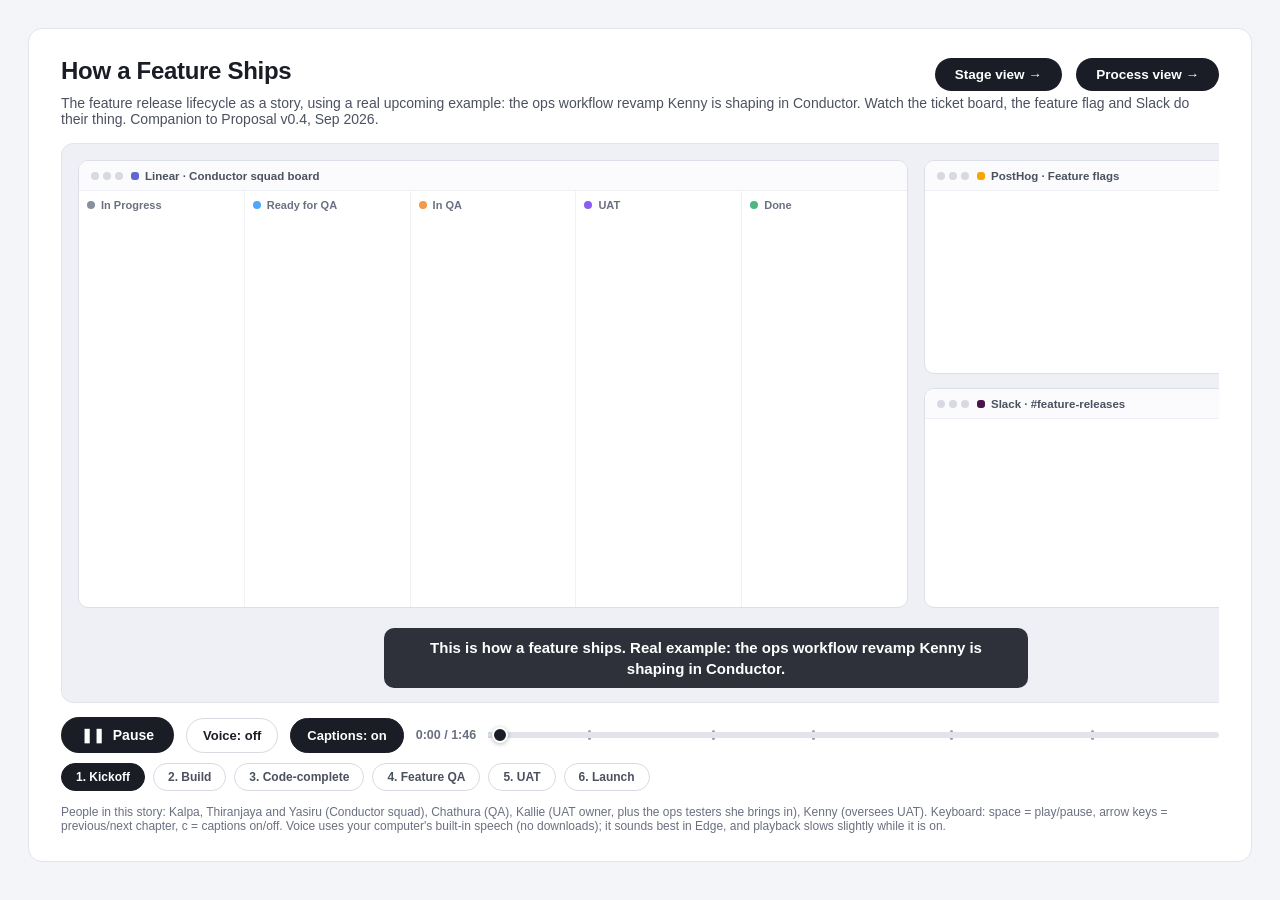
<file: feature-release-story.html>
<!DOCTYPE html>
<html lang="en">
<head>
<meta charset="UTF-8">
<meta name="viewport" content="width=device-width, initial-scale=1">
<title>How a Feature Ships - Story View</title>
<style>
  * { margin: 0; padding: 0; box-sizing: border-box; }
  body {
    font-family: "Segoe UI", -apple-system, "Helvetica Neue", Arial, sans-serif;
    background: #f4f5f8;
    color: #1a1d26;
    padding: 28px;
  }
  .page {
    background: #ffffff;
    border: 1px solid #e2e4ea;
    border-radius: 14px;
    padding: 28px 32px;
    max-width: 1360px;
    margin: 0 auto;
  }
  .head { display: flex; align-items: baseline; justify-content: space-between; margin-bottom: 4px; flex-wrap: wrap; gap: 8px; }
  .head h1 { font-size: 24px; font-weight: 650; letter-spacing: -0.3px; }
  .head .links a {
    font-size: 13.5px; font-weight: 600; color: #ffffff; background: #1a1d26;
    text-decoration: none; border-radius: 999px; padding: 9px 20px; margin-left: 10px;
    display: inline-block;
  }
  .head .links a:hover { background: #30343f; }
  .sub { font-size: 14px; color: #4c5160; margin-bottom: 16px; }

  /* ---------- stage ---------- */
  .scrollwrap { overflow-x: auto; }
  .stage {
    position: relative; width: 1290px; height: 560px;
    background: #eef0f5; border: 1px solid #e2e4ea; border-radius: 12px;
    overflow: hidden;
  }

  .panel {
    position: absolute; background: #ffffff; border: 1px solid #dcdfe7; border-radius: 10px;
    overflow: hidden;
  }
  .panel .bar {
    height: 30px; display: flex; align-items: center; gap: 8px; padding: 0 12px;
    background: #fbfbfd; border-bottom: 1px solid #eef0f5;
    font-size: 11.5px; font-weight: 650; color: #4c5160;
  }
  .bar .dots { display: inline-flex; gap: 4px; }
  .bar .dots i { width: 8px; height: 8px; border-radius: 50%; background: #d7dae2; }
  .bar .app { display: inline-flex; align-items: center; gap: 6px; }
  .bar .appdot { width: 8px; height: 8px; border-radius: 3px; }

  #board { left: 16px; top: 16px; width: 830px; height: 448px; }
  #posthog { left: 862px; top: 16px; width: 412px; height: 214px; }
  #slackp { left: 862px; top: 244px; width: 412px; height: 220px; }

  /* board columns */
  .cols { position: absolute; left: 0; top: 30px; right: 0; bottom: 0; display: flex; }
  .colm { flex: 1 1 0; border-right: 1px solid #f1f2f6; padding: 8px 8px 0; }
  .colm:last-child { border-right: none; }
  .colhead { display: flex; align-items: center; gap: 6px; font-size: 11px; font-weight: 700; color: #6b7080; margin-bottom: 6px; }
  .colhead .cdot { width: 8px; height: 8px; border-radius: 50%; }
  .colhead .cnt { margin-left: auto; font-weight: 600; color: #9095a3; }

  /* cards (absolutely positioned on the board, moved by JS) */
  .card {
    position: absolute; width: 150px; background: #ffffff;
    border: 1px solid #dcdfe7; border-radius: 8px; padding: 8px 9px;
    box-shadow: 0 1px 2px rgba(20,22,32,.05);
    opacity: 0; will-change: transform;
  }
  .card .cid { font-size: 9.5px; font-weight: 600; color: #9095a3; margin-bottom: 2px; display: flex; align-items: center; gap: 5px; }
  .card .ttl { font-size: 11.5px; font-weight: 650; color: #1a1d26; line-height: 1.25; }
  .card .chips { display: flex; flex-wrap: wrap; gap: 4px; margin-top: 6px; min-height: 0; }
  .chip {
    font-size: 8.5px; font-weight: 700; padding: 2px 6px; border-radius: 999px;
    display: none; letter-spacing: .2px;
  }
  .chip.on { display: inline-block; }
  .chip.feature { background: #f3effc; color: #6d4fc4; border: 1px solid #ddd2f5; }
  .chip.qa { background: #e7f6fa; color: #1888a8; border: 1px solid #c8e9f2; }
  .chip.sev { background: #fdf1e3; color: #b45309; border: 1px solid #f5ddc0; }
  .chip.done { background: #e9f7f0; color: #2c8c5e; border: 1px solid #cdebdc; }
  .av {
    margin-left: auto; width: 16px; height: 16px; border-radius: 50%;
    font-size: 8px; font-weight: 700; color: #fff; display: inline-flex; align-items: center; justify-content: center;
  }
  .card.epic { width: 158px; border-left: 3px solid #8b5cf6; }
  .card.epic .ttl { font-size: 12px; }
  .checks { margin-top: 6px; display: none; }
  .card.showchecks .checks { display: block; }
  .checks div { font-size: 9.5px; color: #6b7080; padding: 1.5px 0; display: flex; gap: 5px; align-items: center; }
  .checks .bx { width: 10px; height: 10px; border: 1.2px solid #b3b8c4; border-radius: 3px; display: inline-block; flex: 0 0 auto; position: relative; }
  .checks div.tick { color: #2c8c5e; font-weight: 600; }
  .checks div.tick .bx { background: #2c8c5e; border-color: #2c8c5e; }
  .checks div.tick .bx::after { content: ""; position: absolute; left: 2.5px; top: 0px; width: 3px; height: 6px; border: solid #fff; border-width: 0 1.5px 1.5px 0; transform: rotate(45deg); }

  /* toasts */
  .toast {
    position: absolute; left: 50%; top: 40px; transform: translate(-50%, -8px);
    background: #1a1d26; color: #fff; font-size: 11.5px; font-weight: 600;
    padding: 8px 14px; border-radius: 8px; opacity: 0; pointer-events: none;
    box-shadow: 0 4px 14px rgba(20,22,32,.25); white-space: nowrap; z-index: 30;
  }
  .toast.on { opacity: 1; transform: translate(-50%, 0); }
  .toast b { color: #7fd4a5; }
  .toast, .card, .msg, .frow { transition: opacity .35s ease; }

  /* posthog panel */
  .ph { padding: 10px 12px; }
  .flagkey { display: flex; align-items: center; gap: 8px; font-family: Consolas, monospace; font-size: 12px; font-weight: 600; color: #1a1d26; margin-bottom: 8px; opacity: 0; }
  .flagkey .sw { width: 26px; height: 15px; border-radius: 999px; background: #4cb782; position: relative; flex: 0 0 auto; }
  .flagkey .sw::after { content: ""; position: absolute; right: 2px; top: 2px; width: 11px; height: 11px; border-radius: 50%; background: #fff; }
  .frow {
    display: flex; align-items: center; gap: 8px; font-size: 11.5px; color: #30343f;
    padding: 6px 8px; border: 1px solid #eef0f5; border-radius: 7px; margin-bottom: 6px; opacity: 0;
  }
  .frow .who { font-weight: 650; }
  .frow .st { margin-left: auto; font-weight: 700; font-size: 10.5px; }
  .frow .st.onl { color: #2c8c5e; } .frow .st.offl { color: #9095a3; }
  .frow .grp { display: inline-flex; gap: 3px; }
  .frow .grp .av { margin-left: 0; }
  #rampRow { display: block; }
  #rampRow .top { display: flex; align-items: center; gap: 8px; }
  .rampbar { margin-top: 6px; height: 8px; border-radius: 999px; background: #eef0f5; overflow: hidden; }
  .rampbar i { display: block; height: 100%; width: 0%; background: linear-gradient(90deg, #4ea7fc, #4cb782); border-radius: 999px; }

  /* slack panel */
  .msgs { padding: 8px 12px; }
  .msg { display: flex; gap: 8px; margin-bottom: 8px; opacity: 0; }
  .msg .av { margin: 1px 0 0; width: 22px; height: 22px; border-radius: 6px; font-size: 9px; flex: 0 0 auto; }
  .msg .body { font-size: 11px; color: #30343f; line-height: 1.35; min-width: 0; flex: 1 1 auto; overflow-wrap: break-word; }
  .msg .body .nm { font-weight: 700; color: #1a1d26; margin-right: 5px; }
  .msg .body .tm { font-size: 9.5px; color: #9095a3; }
  .msg .body code { font-family: Consolas, monospace; font-size: 10px; background: #eef0f5; padding: 0 4px; border-radius: 4px; color: #b3452e; }
  .msg .body .mn { color: #1264a3; background: #e8f2fa; border-radius: 3px; padding: 0 3px; font-weight: 600; }

  /* caption */
  #cap {
    position: absolute; left: 50%; bottom: 14px; transform: translateX(-50%);
    max-width: 900px; background: rgba(20,22,32,.88); color: #fff;
    font-size: 15px; font-weight: 550; line-height: 1.4; text-align: center;
    padding: 9px 20px; border-radius: 10px; z-index: 40; transition: opacity .3s ease;
  }

  /* controls */
  .controls { display: flex; align-items: center; gap: 12px; margin-top: 14px; flex-wrap: wrap; }
  .controls button.play {
    font: inherit; font-size: 14px; font-weight: 600; min-width: 104px;
    border: none; background: #1a1d26; color: #fff; border-radius: 999px; padding: 10px 20px; cursor: pointer;
  }
  .controls button.play:hover { background: #30343f; }
  .controls button.voice {
    font: inherit; font-size: 13px; font-weight: 600;
    border: 1px solid #d7dae2; background: #fff; color: #1a1d26;
    border-radius: 999px; padding: 9px 16px; cursor: pointer;
  }
  .controls button.voice:hover:not(:disabled) { border-color: #b3b8c4; }
  .controls button.voice.on { background: #1a1d26; color: #fff; border-color: #1a1d26; }
  .controls button.voice:disabled { opacity: .4; cursor: default; }
  .time { font-size: 12.5px; font-weight: 600; color: #6b7080; font-variant-numeric: tabular-nums; }
  .trackwrap { position: relative; flex: 1 1 320px; height: 26px; }
  input[type=range] {
    -webkit-appearance: none; appearance: none; width: 100%; height: 26px; background: transparent; cursor: pointer; position: relative; z-index: 2;
  }
  input[type=range]::-webkit-slider-runnable-track { height: 6px; border-radius: 999px; background: #e2e4ea; }
  input[type=range]::-webkit-slider-thumb {
    -webkit-appearance: none; width: 16px; height: 16px; border-radius: 50%;
    background: #1a1d26; margin-top: -5px; border: 2.5px solid #fff; box-shadow: 0 1px 4px rgba(20,22,32,.3);
  }
  input[type=range]::-moz-range-track { height: 6px; border-radius: 999px; background: #e2e4ea; }
  input[type=range]::-moz-range-thumb { width: 13px; height: 13px; border-radius: 50%; background: #1a1d26; border: 2.5px solid #fff; box-shadow: 0 1px 4px rgba(20,22,32,.3); }
  #fill { position: absolute; left: 0; top: 10px; height: 6px; border-radius: 999px; background: #4ea7fc; pointer-events: none; z-index: 1; }
  .mark { position: absolute; top: 8px; width: 2.5px; height: 10px; border-radius: 2px; background: #9aa0ae; pointer-events: none; z-index: 1; }

  .chapters { display: flex; gap: 8px; margin-top: 10px; flex-wrap: wrap; }
  .chapters button {
    font: inherit; font-size: 12px; font-weight: 600; color: #4c5160;
    border: 1px solid #d7dae2; background: #fff; border-radius: 999px; padding: 6px 14px; cursor: pointer;
  }
  .chapters button:hover { border-color: #b3b8c4; }
  .chapters button.now { background: #1a1d26; color: #fff; border-color: #1a1d26; }

  .note { font-size: 12px; color: #6b7080; margin-top: 14px; }

  @media (prefers-reduced-motion: reduce) {
    .toast, .card, .msg, .frow, #cap { transition: none !important; }
  }
</style>
</head>
<body>
<div class="page">
  <div class="head">
    <h1>How a Feature Ships</h1>
    <div class="links">
      <a href="feature-release-lifecycle.html">Stage view &#8594;</a>
      <a href="feature-release-bpmn.html">Process view &#8594;</a>
    </div>
  </div>
  <div class="sub">The feature release lifecycle as a story, using a real upcoming example: the ops workflow revamp Kenny is shaping in Conductor. Watch the ticket board, the feature flag and Slack do their thing. Companion to Proposal v0.4, Sep 2026.</div>

  <div class="scrollwrap">
  <div class="stage" id="stage">

    <div class="panel" id="board">
      <div class="bar"><span class="dots"><i></i><i></i><i></i></span><span class="app"><span class="appdot" style="background:#5e6ad2;"></span>Linear &middot; Conductor squad board</span></div>
      <div class="cols">
        <div class="colm"><div class="colhead"><span class="cdot" style="background:#8a8f9d;"></span>In Progress</div></div>
        <div class="colm"><div class="colhead"><span class="cdot" style="background:#4ea7fc;"></span>Ready for QA</div></div>
        <div class="colm"><div class="colhead"><span class="cdot" style="background:#f2994a;"></span>In QA</div></div>
        <div class="colm"><div class="colhead"><span class="cdot" style="background:#8b5cf6;"></span>UAT</div></div>
        <div class="colm"><div class="colhead"><span class="cdot" style="background:#4cb782;"></span>Done</div></div>
      </div>

      <div class="card epic" id="epic">
        <div class="cid">CON-XXXX <span class="av" id="epicAv" style="background:#f2994a;">YS</span></div>
        <div class="ttl">Ops workflow revamp</div>
        <div class="chips">
          <span class="chip feature on">feature-release</span>
          <span class="chip qa" id="chipQa">qa:chathura</span>
        </div>
        <div class="checks">
          <div id="ck1"><span class="bx"></span>UAT signoff (Kallie)</div>
          <div id="ck2"><span class="bx"></span>Team training</div>
          <div id="ck3"><span class="bx"></span>Team guide (if needed)</div>
        </div>
      </div>

      <div class="card" id="sub1">
        <div class="cid">CON-XXX1 <span class="av" style="background:#4ea7fc;">KP</span></div>
        <div class="ttl">Board columns UI</div>
        <div class="chips"><span class="chip done" id="d1">Done at merge</span></div>
      </div>
      <div class="card" id="sub2">
        <div class="cid">CON-XXX2 <span class="av" style="background:#8b5cf6;">TJ</span></div>
        <div class="ttl">Task drawer rebuild</div>
        <div class="chips"><span class="chip done" id="d2">Done at merge</span></div>
      </div>
      <div class="card" id="sub3">
        <div class="cid">CON-XXX3 <span class="av" style="background:#f2994a;">YS</span></div>
        <div class="ttl">Workflow API filters</div>
        <div class="chips"><span class="chip done" id="d3">Done at merge</span></div>
      </div>
      <div class="card" id="bug">
        <div class="cid">CON-XXX4 <span class="av" style="background:#8b5cf6;">TJ</span></div>
        <div class="ttl">Fix: drawer loses filters</div>
        <div class="chips"><span class="chip sev on">S2</span><span class="chip done" id="d4">Done at merge</span></div>
      </div>

      <div class="toast" id="t1">PR merged &middot; <b>Board columns UI</b> &middot; ticket closed automatically</div>
      <div class="toast" id="t2">PR merged &middot; <b>Task drawer rebuild</b> &middot; ticket closed automatically</div>
      <div class="toast" id="t3">PR merged &middot; <b>Workflow API filters</b> &middot; ticket closed automatically</div>
      <div class="toast" id="t4">Nightly sweep: all sub-tasks done + flag live &#8594; code-complete?</div>
      <div class="toast" id="t5">PR merged &middot; <b>Fix: drawer loses filters</b></div>
      <div class="toast" id="t6">Cleanup ticket filed: remove the flag after soak</div>
    </div>

    <div class="panel" id="posthog">
      <div class="bar"><span class="dots"><i></i><i></i><i></i></span><span class="app"><span class="appdot" style="background:#f7a501;"></span>PostHog &middot; Feature flags</span></div>
      <div class="ph">
        <div class="flagkey" id="fkey"><span class="sw"></span>release-ops-workflow-revamp</div>
        <div class="frow" id="fr1"><span class="who">Internal dogfood</span><span style="color:#6b7080;">eng + product team</span><span class="st onl">ON &middot; 100%</span></div>
        <div class="frow" id="fr2"><span class="who">UAT testers</span><span class="grp"><span class="av" style="background:#8b5cf6;">KD</span><span class="av" style="background:#4cb782;">OP</span></span><span class="st onl">ON &middot; 100%</span></div>
        <div class="frow" id="rampRow" style="display:block;">
          <div class="top" style="display:flex;align-items:center;gap:8px;width:100%;"><span class="who">Everyone else</span><span class="st offl" id="rampPct">OFF &middot; 0%</span></div>
          <div class="rampbar" style="width:100%;"><i id="rampFill"></i></div>
        </div>
      </div>
    </div>

    <div class="panel" id="slackp">
      <div class="bar"><span class="dots"><i></i><i></i><i></i></span><span class="app"><span class="appdot" style="background:#4a154b;"></span>Slack &middot; #feature-releases</span></div>
      <div class="msgs">
        <div class="msg" id="m1"><span class="av" style="background:#1a1d26;">RB</span><div class="body"><span class="nm">Release Bot</span><span class="tm">02:10</span><br>Code-complete candidate: <b>Ops workflow revamp</b> &middot; <code>release-ops-workflow-revamp</code> &middot; all sub-tasks merged. Confirm, <span class="mn">@Yasiru</span>?</div></div>
        <div class="msg" id="m2"><span class="av" style="background:#1a1d26;">RB</span><div class="body"><span class="nm">Release Bot</span><span class="tm">14:02</span><br>Ready for UAT: <b>Ops workflow revamp</b> &middot; flag is now ON for UAT testers. Over to you, <span class="mn">@Kallie</span> (cc <span class="mn">@Kenny</span>)</div></div>
        <div class="msg" id="m3"><span class="av" style="background:#1a1d26;">RB</span><div class="body"><span class="nm">Release Bot</span><span class="tm">09:41</span><br>Shipped: <b>Ops workflow revamp</b> is live for everyone. Epic closed automatically at 100%.</div></div>
      </div>
    </div>

    <div id="cap"></div>
  </div>
  </div>

  <div class="controls">
    <button class="play" id="btnPlay">&#9654;&nbsp; Play</button>
    <button class="voice" id="btnVoice" aria-pressed="false">Voice: off</button>
    <button class="voice on" id="btnCap" aria-pressed="true">Captions: on</button>
    <span class="time" id="time">0:00 / 0:00</span>
    <div class="trackwrap">
      <div id="fill"></div>
      <input type="range" id="track" min="0" max="1000" value="0" step="1" aria-label="Timeline">
    </div>
  </div>
  <div class="chapters" id="chaps"></div>

  <div class="note">People in this story: Kalpa, Thiranjaya and Yasiru (Conductor squad), Chathura (QA), Kallie (UAT owner, plus the ops testers she brings in), Kenny (oversees UAT). Keyboard: space = play/pause, arrow keys = previous/next chapter, c = captions on/off. Voice uses your computer's built-in speech (no downloads); it sounds best in Edge, and playback slows slightly while it is on.</div>
</div>

<script>
(function () {
  "use strict";

  var stage = document.getElementById("stage");
  var reduceMotion = window.matchMedia("(prefers-reduced-motion: reduce)").matches;

  // ---- board geometry (fixed stage, deterministic) ----
  // board panel at left:16 top:16; columns start at y=30(bar)+ colhead ~26 => cards origin
  var COLW = 166, CARD_X_PAD = 8, TOP = 62, PITCH = 62;
  function slotPos(col, slot) {
    return { x: CARD_X_PAD + col * COLW, y: TOP + slot * PITCH };
  }
  // columns: 0 In Progress, 1 Ready for QA, 2 In QA, 3 UAT, 4 Done

  // ---- entities ----
  var cards = {
    epic: { el: document.getElementById("epic") },
    sub1: { el: document.getElementById("sub1") },
    sub2: { el: document.getElementById("sub2") },
    sub3: { el: document.getElementById("sub3") },
    bug:  { el: document.getElementById("bug") }
  };

  // ---- timeline ----
  // op types: cap, show/hideCard {card,col,slot}, move {card,col,slot,dur}, toast {id,until},
  // chip {id}, avatar {initials,bg}, msg {id}, frow/fkey {id}, ramp {pct (keyframed)}, tick {id}, checks(on)
  var OPS = [
    { t: 0.4, type: "cap", text: "This is how a feature ships. Real example: the ops workflow revamp Kenny is shaping in Conductor." },
    { t: 1.0, type: "show", card: "epic", col: 0, slot: 0 },
    { t: 4.0, type: "cap", text: "The squad opens ONE epic for the whole feature, with a feature flag planned from day one." },
    { t: 4.4, type: "fkey" },
    { t: 5.0, type: "frow", id: "fr1" },
    { t: 5.4, type: "frowShow", id: "rampRow" },
    { t: 7.5, type: "cap", text: "The flag goes live in PostHog immediately, but only for the internal team. Everyone else: nothing." },
    { t: 10.2, type: "show", card: "sub1", col: 0, slot: 2 },
    { t: 10.8, type: "show", card: "sub2", col: 0, slot: 3 },
    { t: 11.4, type: "show", card: "sub3", col: 0, slot: 4 },
    { t: 11.8, type: "cap", text: "The work splits into sub-tasks: Kalpa, Thiranjaya and Yasiru each take one." },

    // ch2 Build
    { t: 15.0, type: "cap", text: "They build behind the flag. Every merge reaches production the same day, invisible to everyone outside the team." },
    { t: 16.0, type: "toast", id: "t1", until: 19.0 },
    { t: 16.4, type: "move", card: "sub1", col: 4, slot: 2, dur: 1.1 },
    { t: 17.6, type: "chip", id: "d1" },
    { t: 19.6, type: "toast", id: "t2", until: 22.6 },
    { t: 20.0, type: "move", card: "sub2", col: 4, slot: 3, dur: 1.1 },
    { t: 21.2, type: "chip", id: "d2" },
    { t: 22.8, type: "cap", text: "Merged tickets close by themselves. Velocity counting works exactly as it does today." },
    { t: 25.4, type: "toast", id: "t3", until: 28.4 },
    { t: 25.8, type: "move", card: "sub3", col: 4, slot: 4, dur: 1.1 },
    { t: 27.0, type: "chip", id: "d3" },
    { t: 28.6, type: "cap", text: "All three are done. The feature is fully built, sitting in production, still invisible." },

    // ch3 Code-complete
    { t: 33.0, type: "toast", id: "t4", until: 36.6 },
    { t: 33.6, type: "cap", text: "Overnight, an automated sweep notices: everything merged, flag in place. It asks the eng lead." },
    { t: 37.0, type: "msg", id: "m1" },
    { t: 38.6, type: "cap", text: "Yasiru confirms code-complete. The epic, and only the epic, moves forward." },
    { t: 40.6, type: "move", card: "epic", col: 1, slot: 0, dur: 1.3 },
    { t: 43.0, type: "cap", text: "Notice the sub-tickets stayed put. From here the epic is the one card that tells the feature's story." },

    // ch4 QA
    { t: 47.5, type: "chip", id: "chipQa" },
    { t: 48.2, type: "move", card: "epic", col: 2, slot: 0, dur: 1.3 },
    { t: 48.6, type: "cap", text: "Chathura, our single QA, tests the whole feature end to end on staging, with the flag switched on there." },
    { t: 52.6, type: "cap", text: "Meanwhile in production the flag stays on for the internal team only. Nobody outside sees a thing." },
    { t: 56.6, type: "show", card: "bug", col: 0, slot: 2 },
    { t: 57.0, type: "cap", text: "Anything found becomes a normal bug ticket, fixed and merged the same way as before." },
    { t: 60.4, type: "toast", id: "t5", until: 63.0 },
    { t: 60.8, type: "move", card: "bug", col: 4, slot: 5, dur: 1.1 },
    { t: 62.0, type: "chip", id: "d4" },
    { t: 63.4, type: "cap", text: "The end-to-end pass is green. Time to hand the feature to the business side." },

    // ch5 UAT
    { t: 67.5, type: "move", card: "epic", col: 3, slot: 0, dur: 1.3 },
    { t: 68.2, type: "avatar", initials: "KD", bg: "#8b5cf6" },
    { t: 68.4, type: "cap", text: "The epic moves to UAT and is reassigned to Kallie, the UAT owner. That is the handoff." },
    { t: 71.6, type: "msg", id: "m2" },
    { t: 72.2, type: "frow", id: "fr2" },
    { t: 72.6, type: "cap", text: "Automatically: a Slack ping, and the flag switches on for the UAT testers group - Kallie and the ops testers she brings in." },
    { t: 76.6, type: "cap", text: "Her ops testers run real scenarios in production. Everyone else still sees nothing." },
    { t: 79.6, type: "checks" },
    { t: 80.2, type: "tick", id: "ck1" },
    { t: 80.4, type: "cap", text: "Signoff, team training, and a short guide for the team if the feature needs one. All manual, all Kallie's - Kenny oversees." },
    { t: 81.8, type: "tick", id: "ck2" },
    { t: 83.4, type: "tick", id: "ck3" },
    { t: 84.6, type: "cap", text: "UAT signed off. Now, and only now, comes the launch." },

    // ch6 Launch
    { t: 88.0, type: "ramp", pct: 1 },
    { t: 88.4, type: "cap", text: "The rollout ramp IS the launch: Kallie takes the flag to 1, then 10, then 50, then 100 percent - in PostHog." },
    { t: 90.0, type: "ramp", pct: 10 },
    { t: 92.2, type: "ramp", pct: 50 },
    { t: 94.4, type: "ramp", pct: 100 },
    { t: 96.2, type: "move", card: "epic", col: 4, slot: 0, dur: 1.3 },
    { t: 96.6, type: "cap", text: "At 100 percent the epic closes by itself - nobody has to touch Linear. That is GA: live for everyone." },
    { t: 98.8, type: "toast", id: "t6", until: 101.8 },
    { t: 99.4, type: "msg", id: "m3" },
    { t: 101.0, type: "cap", text: "One epic told the whole story: built, tested, signed off, launched. That is the feature release lifecycle." }
  ];
  var DURATION = 106;

  var CHAPTERS = [
    { t: 0,    label: "Kickoff" },
    { t: 14.5, label: "Build" },
    { t: 32.5, label: "Code-complete" },
    { t: 47.0, label: "Feature QA" },
    { t: 67.0, label: "UAT" },
    { t: 87.5, label: "Launch" }
  ];

  // ---- precompute per-card keyframes ----
  Object.keys(cards).forEach(function (k) { cards[k].keys = []; });
  OPS.forEach(function (op) {
    if (op.type === "show" || op.type === "move") {
      cards[op.card].keys.push({ t: op.t, dur: op.dur || 0, col: op.col, slot: op.slot, show: op.type === "show" });
    }
  });

  var ease = function (t) { return t < 0.5 ? 2 * t * t : 1 - Math.pow(-2 * t + 2, 2) / 2; };

  // ---- pure render of state at time `now` ----
  var lastCap = null;
  function seek(now) {
    // cards
    Object.keys(cards).forEach(function (k) {
      var c = cards[k], visible = false, x = 0, y = 0;
      for (var i = 0; i < c.keys.length; i++) {
        var kf = c.keys[i];
        if (now < kf.t) break;
        visible = true;
        var p = slotPos(kf.col, kf.slot);
        if (i > 0 && kf.dur > 0 && now < kf.t + kf.dur && !reduceMotion) {
          var prev = slotPos(c.keys[i - 1].col, c.keys[i - 1].slot);
          var f = ease(Math.min(1, (now - kf.t) / kf.dur));
          x = prev.x + (p.x - prev.x) * f;
          y = prev.y + (p.y - prev.y) * f;
        } else { x = p.x; y = p.y; }
      }
      c.el.style.opacity = visible ? 1 : 0;
      c.el.style.transform = "translate(" + x + "px," + y + "px)";
      c.el.style.zIndex = (k === "epic") ? 20 : 10;
    });

    // binary + windowed ops
    var cap = "";
    OPS.forEach(function (op) {
      var el;
      switch (op.type) {
        case "toast":
          el = document.getElementById(op.id);
          el.classList.toggle("on", now >= op.t && now <= op.until);
          break;
        case "chip":
          document.getElementById(op.id).classList.toggle("on", now >= op.t);
          break;
        case "msg":
        case "frow":
        case "frowShow":
          document.getElementById(op.id).style.opacity = now >= op.t ? 1 : 0;
          break;
        case "fkey":
          document.getElementById("fkey").style.opacity = now >= op.t ? 1 : 0;
          break;
        case "checks":
          cards.epic.el.classList.toggle("showchecks", now >= op.t);
          break;
        case "tick":
          document.getElementById(op.id).classList.toggle("tick", now >= op.t);
          break;
        case "avatar":
          var av = document.getElementById("epicAv");
          if (now >= op.t) { av.textContent = op.initials; av.style.background = op.bg; }
          else { av.textContent = "YS"; av.style.background = "#f2994a"; }
          break;
        case "cap":
          if (now >= op.t) cap = op.text;
          break;
      }
    });

    // ramp (keyframed interpolation)
    var pct = 0, ramps = OPS.filter(function (o) { return o.type === "ramp"; });
    for (var r = 0; r < ramps.length; r++) {
      if (now >= ramps[r].t) {
        var next = ramps[r + 1];
        if (next && now < next.t && !reduceMotion) {
          var f2 = (now - ramps[r].t) / (next.t - ramps[r].t);
          pct = ramps[r].pct + (next.pct - ramps[r].pct) * f2;
        } else pct = ramps[r].pct;
      }
    }
    document.getElementById("rampFill").style.width = pct + "%";
    var pr = document.getElementById("rampPct");
    pr.textContent = (pct >= 1 ? "ON · " : "OFF · ") + Math.round(pct) + "%";
    pr.className = "st " + (pct >= 1 ? "onl" : "offl");

    // caption
    var capEl = document.getElementById("cap");
    if (cap !== lastCap) {
      capEl.textContent = cap;
      lastCap = cap;
      if (playing && cap) speak(cap);
    }
    capEl.style.opacity = (cap && capsOn !== false) ? 1 : 0;

    // controls
    document.getElementById("track").value = Math.round((now / DURATION) * 1000);
    document.getElementById("fill").style.width = Math.min(100, (now / DURATION) * 100) + "%";
    document.getElementById("time").textContent = fmt(now) + " / " + fmt(DURATION);
    var ci = currentChapter(now);
    chapBtns.forEach(function (b, i) { b.classList.toggle("now", i === ci); });
  }

  function fmt(s) { s = Math.max(0, Math.floor(s)); return Math.floor(s / 60) + ":" + ("0" + (s % 60)).slice(-2); }
  function currentChapter(now) {
    var i = 0;
    CHAPTERS.forEach(function (c, j) { if (now >= c.t) i = j; });
    return i;
  }

  // ---- optional voiceover: browser speech synthesis (free, no assets) ----
  var voiceOn = false, chosenVoice = null, RATE = 1;
  function pickVoice() {
    if (!window.speechSynthesis) return null;
    var en = speechSynthesis.getVoices().filter(function (v) { return /^en/i.test(v.lang); });
    var pref = ["Natural", "Online", "Aria", "Jenny", "Guy", "Google US English", "Zira", "Samantha"];
    for (var i = 0; i < pref.length; i++) {
      for (var j = 0; j < en.length; j++) {
        if (en[j].name.indexOf(pref[i]) !== -1) return en[j];
      }
    }
    return en[0] || null;
  }
  if (window.speechSynthesis) {
    chosenVoice = pickVoice();
    speechSynthesis.onvoiceschanged = function () { if (!chosenVoice) chosenVoice = pickVoice(); };
  }
  function speak(text) {
    if (!voiceOn || !window.speechSynthesis) return;
    speechSynthesis.cancel();
    var u = new SpeechSynthesisUtterance(text);
    if (chosenVoice) u.voice = chosenVoice;
    u.rate = 1.05;
    speechSynthesis.speak(u);
  }
  function hush() { if (window.speechSynthesis) speechSynthesis.cancel(); }

  // ---- clock (rAF + timer fallback, proven on the BPMN page) ----
  var playing = false, t = 0, anchorWall = 0, anchorT = 0, gen = 0;
  function play() {
    if (t >= DURATION) t = 0;
    playing = true; anchorWall = performance.now(); anchorT = t; gen++;
    syncBtn(); pump(gen);
  }
  function pause() { playing = false; hush(); syncBtn(); }
  function pump(my) {
    if (!playing || my !== gen) return;
    t = anchorT + ((performance.now() - anchorWall) / 1000) * RATE;
    if (t >= DURATION) { t = DURATION; playing = false; syncBtn(); seek(t); return; }
    seek(t);
    var fired = false;
    var raf = requestAnimationFrame(function () { if (!fired) { fired = true; clearTimeout(fb); pump(my); } });
    var fb = setTimeout(function () { if (!fired) { fired = true; if (window.cancelAnimationFrame) cancelAnimationFrame(raf); pump(my); } }, 150);
  }
  function syncBtn() {
    document.getElementById("btnPlay").innerHTML = playing ? "&#10074;&#10074;&nbsp; Pause" : (t >= DURATION ? "&#8635;&nbsp; Replay" : "&#9654;&nbsp; Play");
  }
  function jumpTo(sec) {
    t = Math.max(0, Math.min(DURATION, sec));
    anchorWall = performance.now(); anchorT = t;
    hush();
    seek(t); syncBtn();
  }

  document.getElementById("btnPlay").addEventListener("click", function () { playing ? pause() : play(); });
  var btnVoice = document.getElementById("btnVoice");
  if (!window.speechSynthesis) {
    btnVoice.disabled = true;
    btnVoice.textContent = "Voice unavailable";
  } else {
    btnVoice.addEventListener("click", function () {
      voiceOn = !voiceOn;
      RATE = voiceOn ? 0.85 : 1; // give spoken lines room to finish
      anchorWall = performance.now(); anchorT = t;
      btnVoice.classList.toggle("on", voiceOn);
      btnVoice.setAttribute("aria-pressed", String(voiceOn));
      btnVoice.textContent = voiceOn ? "Voice: on" : "Voice: off";
      if (!voiceOn) hush();
      else if (playing && lastCap) speak(lastCap);
    });
  }
  var capsOn = true;
  var btnCap = document.getElementById("btnCap");
  btnCap.addEventListener("click", function () {
    capsOn = !capsOn;
    btnCap.classList.toggle("on", capsOn);
    btnCap.setAttribute("aria-pressed", String(capsOn));
    btnCap.textContent = capsOn ? "Captions: on" : "Captions: off";
    document.getElementById("cap").style.opacity = (capsOn && lastCap) ? 1 : 0;
  });
  var track = document.getElementById("track");
  track.addEventListener("input", function () { playing = false; gen++; jumpTo((track.value / 1000) * DURATION); });
  document.addEventListener("keydown", function (e) {
    if (e.key === " ") { e.preventDefault(); playing ? pause() : play(); }
    else if (e.key === "ArrowRight") { e.preventDefault(); var c = currentChapter(t) + 1; if (c < CHAPTERS.length) { playing = false; gen++; jumpTo(CHAPTERS[c].t); } }
    else if (e.key === "ArrowLeft") { e.preventDefault(); var c2 = Math.max(0, currentChapter(t) - (t - CHAPTERS[currentChapter(t)].t < 2 ? 1 : 0)); playing = false; gen++; jumpTo(CHAPTERS[c2].t); }
    else if (e.key === "c" || e.key === "C") { btnCap.click(); }
  });

  // chapter buttons + track markers
  var chapBtns = [];
  var chapsEl = document.getElementById("chaps");
  var trackwrap = document.querySelector(".trackwrap");
  CHAPTERS.forEach(function (c, i) {
    var b = document.createElement("button");
    b.textContent = (i + 1) + ". " + c.label;
    b.addEventListener("click", function () { playing = false; gen++; jumpTo(c.t); play(); });
    chapsEl.appendChild(b); chapBtns.push(b);
    if (i > 0) {
      var m = document.createElement("div");
      m.className = "mark"; m.style.left = (c.t / DURATION * 100) + "%";
      trackwrap.appendChild(m);
    }
  });

  seek(0); syncBtn();
  setTimeout(play, 700); // autoplay after a short beat, like a video
})();
</script>
</body>
</html>
</file>
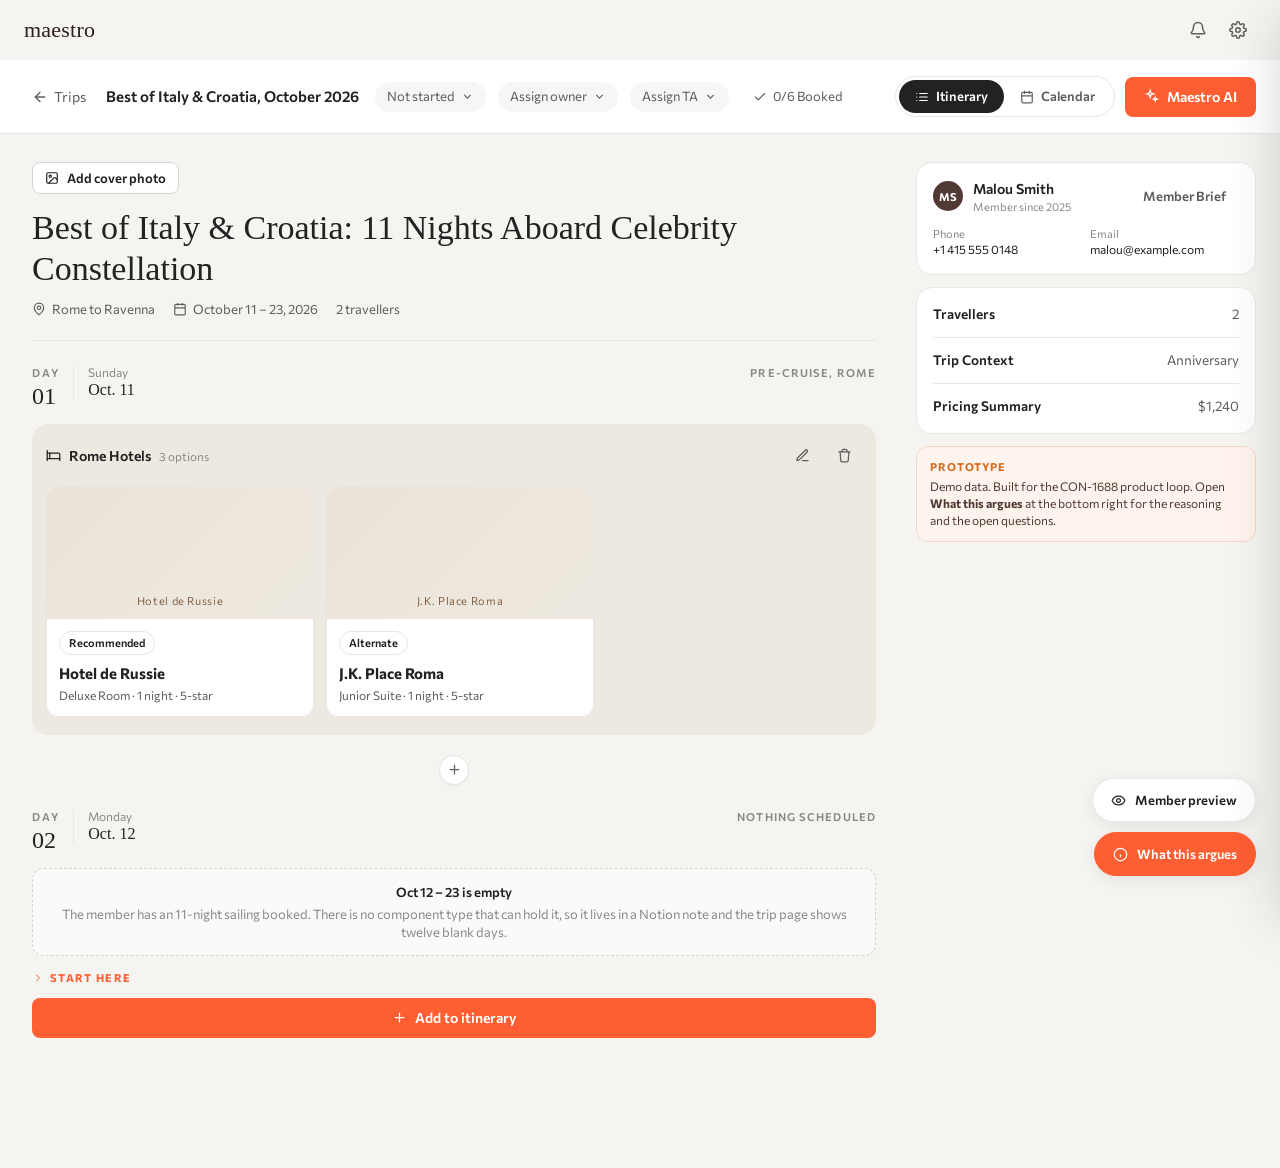
<file: multiday-segment.html>
<!doctype html>
<html lang="en">
<head>
<meta charset="utf-8">
<meta name="viewport" content="width=device-width, initial-scale=1">
<title>Multi-day segment: cruise as the stress case | Conductor prototype</title>
<meta name="description" content="Conductor prototype for CON-1688: one multi-day segment container covering DMC packages, cruises, multi-day tours and multi-day rail.">
<link rel="preconnect" href="https://fonts.googleapis.com">
<link rel="preconnect" href="https://fonts.gstatic.com" crossorigin>
<link href="https://fonts.googleapis.com/css2?family=Commissioner:wght@400;600;700&display=swap" rel="stylesheet">
<link rel="stylesheet" href="multiday-segment.css">
</head>
<body>

<h1 class="sr-only">Conductor prototype: one multi-day segment container, with an 11-night cruise as the stress case</h1>

<div class="member-banner">
  <span><strong>Member preview.</strong> This is what the traveller sees in the app. Internal fields, vendor names and per-item costs are hidden.</span>
  <span class="spacer"></span>
  <button class="btn btn-sm btn-ghost" style="color:#fff" data-act="exit-member">Back to advisor view</button>
</div>

<!-- ===================== chrome ===================== -->
<header class="nav">
  <div class="wordmark">maestro</div>
  <div class="nav-actions">
    <button class="icon-btn" aria-label="Notifications">
      <svg width="18" height="18" viewBox="0 0 24 24" fill="none" stroke="currentColor" stroke-width="2" stroke-linecap="round"><path d="M10.268 21a2 2 0 0 0 3.464 0"/><path d="M3.262 15.326A1 1 0 0 0 4 17h16a1 1 0 0 0 .74-1.673C19.41 13.956 18 12.499 18 8A6 6 0 0 0 6 8c0 4.499-1.411 5.956-2.738 7.326"/></svg>
    </button>
    <button class="icon-btn" aria-label="Settings">
      <svg width="18" height="18" viewBox="0 0 24 24" fill="none" stroke="currentColor" stroke-width="2" stroke-linecap="round"><circle cx="12" cy="12" r="3"/><path d="M19.4 15a1.65 1.65 0 0 0 .33 1.82l.06.06a2 2 0 1 1-2.83 2.83l-.06-.06a1.65 1.65 0 0 0-1.82-.33 1.65 1.65 0 0 0-1 1.51V21a2 2 0 1 1-4 0v-.09A1.65 1.65 0 0 0 9 19.4a1.65 1.65 0 0 0-1.82.33l-.06.06a2 2 0 1 1-2.83-2.83l.06-.06a1.65 1.65 0 0 0 .33-1.82 1.65 1.65 0 0 0-1.51-1H3a2 2 0 1 1 0-4h.09A1.65 1.65 0 0 0 4.6 9a1.65 1.65 0 0 0-.33-1.82l-.06-.06a2 2 0 1 1 2.83-2.83l.06.06a1.65 1.65 0 0 0 1.82.33H9a1.65 1.65 0 0 0 1-1.51V3a2 2 0 1 1 4 0v.09a1.65 1.65 0 0 0 1 1.51 1.65 1.65 0 0 0 1.82-.33l.06-.06a2 2 0 1 1 2.83 2.83l-.06.06a1.65 1.65 0 0 0-.33 1.82V9a1.65 1.65 0 0 0 1.51 1H21a2 2 0 1 1 0 4h-.09a1.65 1.65 0 0 0-1.51 1z"/></svg>
    </button>
  </div>
</header>

<div class="subnav">
  <button class="crumb">
    <svg width="16" height="16" viewBox="0 0 24 24" fill="none" stroke="currentColor" stroke-width="2" stroke-linecap="round"><path d="m12 19-7-7 7-7"/><path d="M19 12H5"/></svg>
    Trips
  </button>
  <span class="trip-name">Best of Italy &amp; Croatia, October 2026</span>
  <button class="pill ta-only">Not started <svg width="13" height="13" viewBox="0 0 24 24" fill="none" stroke="currentColor" stroke-width="2"><path d="m6 9 6 6 6-6"/></svg></button>
  <button class="pill ta-only">Assign owner <svg width="13" height="13" viewBox="0 0 24 24" fill="none" stroke="currentColor" stroke-width="2"><path d="m6 9 6 6 6-6"/></svg></button>
  <button class="pill ta-only">Assign TA <svg width="13" height="13" viewBox="0 0 24 24" fill="none" stroke="currentColor" stroke-width="2"><path d="m6 9 6 6 6-6"/></svg></button>
  <span class="pill plain ta-only" id="bookedCount">
    <svg width="14" height="14" viewBox="0 0 24 24" fill="none" stroke="currentColor" stroke-width="2"><circle cx="12" cy="12" r="10"/><path d="m9 12 2 2 4-4"/></svg>
    0/6 Booked
  </span>

  <div class="subnav-right">
    <div class="seg-toggle">
      <button aria-pressed="true">
        <svg width="14" height="14" viewBox="0 0 24 24" fill="none" stroke="currentColor" stroke-width="2" stroke-linecap="round"><path d="M8 6h13M8 12h13M8 18h13M3 6h.01M3 12h.01M3 18h.01"/></svg>
        Itinerary
      </button>
      <button aria-pressed="false">
        <svg width="14" height="14" viewBox="0 0 24 24" fill="none" stroke="currentColor" stroke-width="2" stroke-linecap="round"><rect width="18" height="18" x="3" y="4" rx="2"/><path d="M3 10h18M8 2v4M16 2v4"/></svg>
        Calendar
      </button>
    </div>
    <button class="btn btn-primary">
      <svg width="15" height="15" viewBox="0 0 24 24" fill="none" stroke="currentColor" stroke-width="2" stroke-linecap="round"><path d="M9.9 2.1 8.5 6.4 4.2 7.8l4.3 1.4 1.4 4.3 1.4-4.3 4.3-1.4-4.3-1.4z"/><path d="M18 13l-.8 2.4-2.4.8 2.4.8.8 2.4.8-2.4 2.4-.8-2.4-.8z"/></svg>
      Maestro AI
    </button>
  </div>
</div>

<!-- ===================== body ===================== -->
<div class="shell">
  <main class="main">
    <div class="col">
      <button class="btn btn-outline btn-sm ta-only">
        <svg width="14" height="14" viewBox="0 0 24 24" fill="none" stroke="currentColor" stroke-width="2"><rect width="18" height="18" x="3" y="3" rx="2"/><circle cx="9" cy="9" r="2"/><path d="m21 15-3.1-3.1a2 2 0 0 0-2.8 0L6 21"/></svg>
        Add cover photo
      </button>

      <h2 class="trip-title">Best of Italy &amp; Croatia: 11 Nights Aboard Celebrity Constellation</h2>
      <div class="trip-meta">
        <span>
          <svg width="14" height="14" viewBox="0 0 24 24" fill="none" stroke="currentColor" stroke-width="2"><path d="M20 10c0 6-8 12-8 12s-8-6-8-12a8 8 0 0 1 16 0"/><circle cx="12" cy="10" r="3"/></svg>
          Rome to Ravenna
        </span>
        <span>
          <svg width="14" height="14" viewBox="0 0 24 24" fill="none" stroke="currentColor" stroke-width="2"><rect width="18" height="18" x="3" y="4" rx="2"/><path d="M3 10h18M8 2v4M16 2v4"/></svg>
          October 11 &ndash; 23, 2026
        </span>
        <span>2 travellers</span>
      </div>

      <div class="rule"></div>
      <div id="itin"></div>
    </div>
  </main>

  <!-- ===================== rail ===================== -->
  <aside class="rail">
    <div class="rail-card">
      <div class="rail-person">
        <span class="avatar">MS</span>
        <div>
          <div style="font-weight:600">Malou Smith</div>
          <div style="font-size:11px;color:var(--text-mut)">Member since 2025</div>
        </div>
        <button class="btn btn-sm btn-ghost ta-only" style="margin-left:auto">Member Brief</button>
      </div>
      <div class="rail-kv">
        <div><div class="k">Phone</div>+1 415 555 0148</div>
        <div><div class="k">Email</div>malou@example.com</div>
      </div>
    </div>

    <div class="rail-card" style="padding-top:4px;padding-bottom:4px">
      <div class="rail-acc" style="border-top:0"><b>Travellers</b><span class="v">2</span></div>
      <div class="rail-acc"><b>Trip Context</b><span class="v">Anniversary</span></div>
      <div class="rail-acc"><b>Pricing Summary</b><span class="v" id="railTotal">$4,180</span></div>
    </div>

    <div class="rail-card ta-only" id="railCommission" hidden>
      <div style="font-size:11px;letter-spacing:.08em;color:var(--text-mut);font-weight:700;margin-bottom:8px">COMMISSION</div>
      <div class="rail-acc" style="border-top:0"><b>Cruise</b><span class="v">12.8%</span></div>
      <div class="rail-acc"><b>DMC</b><span class="v">9.0%</span></div>
      <div class="rail-acc"><b>Hotel</b><span class="v">8.4%</span></div>
      <div style="font-size:11px;color:var(--text-mut);margin-top:8px;line-height:1.5">
        Kenny Liao, #all-traveladvisors, 2026-06-09. Cruise is the highest-commission category Maestro sells,
        and the only one with no component type.
      </div>
    </div>

    <div class="rail-note ta-only">
      <b>PROTOTYPE</b>
      Demo data. Built for the <span style="white-space:nowrap">CON-1688</span> product loop.
      Open <strong>What this argues</strong> at the bottom right for the reasoning and the open questions.
    </div>
  </aside>
</div>

<!-- ===================== floating actions ===================== -->
<div class="fabs">
  <button class="fab" data-act="member" id="fabMember">
    <svg width="15" height="15" viewBox="0 0 24 24" fill="none" stroke="currentColor" stroke-width="2"><path d="M2.06 12.35a1 1 0 0 1 0-.7 10.75 10.75 0 0 1 19.88 0 1 1 0 0 1 0 .7 10.75 10.75 0 0 1-19.88 0"/><circle cx="12" cy="12" r="3"/></svg>
    <span id="fabMemberLabel">Member preview</span>
  </button>
  <button class="fab accent" data-act="notes">
    <svg width="15" height="15" viewBox="0 0 24 24" fill="none" stroke="currentColor" stroke-width="2"><circle cx="12" cy="12" r="10"/><path d="M12 16v-4M12 8h.01"/></svg>
    What this argues
  </button>
</div>

<!-- ===================== modal ===================== -->
<div class="scrim" id="scrim" role="dialog" aria-modal="true" aria-labelledby="modalTitle">
  <div class="modal" id="modal"></div>
</div>

<!-- ===================== notes panel ===================== -->
<aside class="notes" id="notes" aria-label="What this prototype argues">
  <div class="notes-head">
    <h2>What this argues</h2>
    <button class="icon-btn x" data-act="close-notes" aria-label="Close">
      <svg width="18" height="18" viewBox="0 0 24 24" fill="none" stroke="currentColor" stroke-width="2"><path d="M18 6 6 18M6 6l12 12"/></svg>
    </button>
  </div>
  <div class="notes-body">
    <h3>THE ONE IDEA</h3>
    <p>
      <strong>One container, four types.</strong> "DMC Booking" in the current design is not a DMC feature.
      It is a multi-day segment that happens to have been drawn for DMCs first. Rename it, let the type vary,
      and cruise stops being a special case.
    </p>

    <h3>THIS IS NOT A NEW PROPOSAL</h3>
    <p>
      Dustin already made this call in Conductor Squad Planning on <strong>2026-07-21</strong>: one multi-day
      component type covering cruises, multi-day tours <strong>and multi-day train rides</strong>, because
      ancillary items can hang off those days. Cruise design was folded into DSN-32 with Juan in the same
      meeting. This prototype just makes that decision concrete enough to react to.
    </p>

    <h3>WHY CRUISE IS THE RIGHT TEST CASE</h3>
    <ul>
      <li><strong>It is the hardest shape.</strong> 11 nights, 3 sea days, an overnight in port, two different
        countries, and a fare that is per person while the itinerary prices per package.</li>
      <li><strong>The supply side already models it.</strong> <code>provider.schema.ts</code> ships
        <code>cruise_line</code> and <code>multiday_tour_operator</code> as provider types today, while
        <code>componentTypeSchema</code> is still
        <code>['flight','hotel','experience','transfer','dining','other']</code>. CON-1688 closes an asymmetry,
        it does not start from zero.</li>
      <li><strong>It is the highest-commission category we sell.</strong> Cruise 12.8% against a book average
        of 8.4% (Kenny Liao, #all-traveladvisors, 2026-06-09). That number appears on no cruise ticket.</li>
    </ul>

    <h3>BUILT FROM OPS' OWN FIELD LIST</h3>
    <p>
      The capture form is not invented. It is Nina Price's list from <strong>#ta-ops-pod-1 on 2026-03-19</strong>,
      four months before CON-1688 was written, and cited by no ticket:
    </p>
    <ul>
      <li>Name of cruise ship, title of trip, dates</li>
      <li>Embarkation date, city and time</li>
      <li>Disembarkation date, city and time</li>
      <li>Stateroom type and link</li>
      <li>Total cost, experience style, perks</li>
    </ul>
    <p>
      The demo sailing is real too: Christine's Celebrity Constellation booking from #cluster-rebeca on
      2026-07-29, down to the booking ID and stateroom number.
    </p>

    <h3>WHAT THE CURRENT DESIGN CANNOT DO</h3>
    <ul>
      <li><strong>Sea days.</strong> A day-grouped item list has nothing to show on Oct 14, 17 and 21.
        Kenny's ask on 2026-08-05 was that components be populated on every cruise day rather than left blank.
        Here they render as first-class.</li>
      <li><strong>The echo problem.</strong> The DMC package repeats its header on every day it covers. Two days
        is fine. Eleven is not. This uses one continuous segment with a day rail instead.</li>
      <li><strong>Per-person fare.</strong> The pricing toggle is Package or Per item. A cruise fare is per person,
        with port taxes on top. That is a third mode.</li>
      <li><strong>Port calls.</strong> Arrival and departure times per port are what shore excursions hang off.
        Rebeca asked for exactly this on 2026-08-04, to beat the cruise line's own excursions.</li>
      <li><strong>Accommodation semantics.</strong> A cruise sleeps the member for 11 nights, so
        <code>city-stay-has-hotel</code> should pass without a hotel component. Today it false-fails every
        one of those nights. This is proposal 3 on CON-1688 and part of its signoff criteria, and it is the
        thing that makes a cruise structurally different from a DMC land package.</li>
      <li><strong>Not wiping the itinerary.</strong> Alejandro reported on 2026-03-19 that adding a cruise wiped
        the existing day-by-day. Never answered. The pre-cruise Rome night survives here on purpose.</li>
    </ul>

    <h3>THE FORK STILL OPEN ON CON-1688</h3>
    <div class="fork a">
      <b>A. One polymorphic multi_day_segment</b>
      <p>Variants cruise / dmc / tour / rail. Shared span, day rail, pricing and linking. Type-specific attributes
        underneath. What this prototype shows.</p>
    </div>
    <div class="fork b">
      <b>B. Sibling component types</b>
      <p>A cruise type, a DMC type, a tour type. Less abstraction now, four places to change later. CON-1834
        (trains as their own type) is already pulling this way, and neither ticket links to the other.</p>
    </div>

    <h3>QUESTIONS FOR DUSTIN</h3>
    <ol class="q">
      <li>Polymorphic <code>multi_day_segment</code> with a variant, or sibling types per shape? This is the
        open question on CON-1688 and it blocks CON-1693.</li>
      <li>Does a segment satisfy the "every night has a place to sleep" invariant, and does a cruise own a
        sub-list of dated port stops or do port calls model against <code>city_stays</code>? Both are open
        questions on CON-1688 and both are needed for signoff.</li>
      <li>Does CON-1834 (trains as their own component type) fold into this, or stay separate? Right now the two
        decisions contradict each other and neither ticket references the other.</li>
      <li>When DMC packages ship as ordinary components in v1 per CON-2193, what is the migration path once a real
        multi-day type lands? Nobody has raised this.</li>
      <li>Is per-person fare with separate port taxes in scope for v1 pricing, or does cruise inherit the
        package-price model and we absorb the error?</li>
      <li>Is cruise a must-have or a nice-to-have? CON-2169 (Redmond, Silversea) travels Aug 23 and Marco's read
        is that it expires before it can ship.</li>
    </ol>

    <h3>WHAT THIS IS NOT</h3>
    <p>
      Not a spec, not a design handoff, and not a data model. The schema shown is inferred from the Figma and
      from ops' Slack, not read from code. Juan owns the visual design on DSN-32. This is a conversation piece
      to unblock the CON-1688 decision.
    </p>
  </div>
</aside>

<div class="toast" id="toast"></div>

<script src="multiday-segment.js"></script>
</body>
</html>
</file>
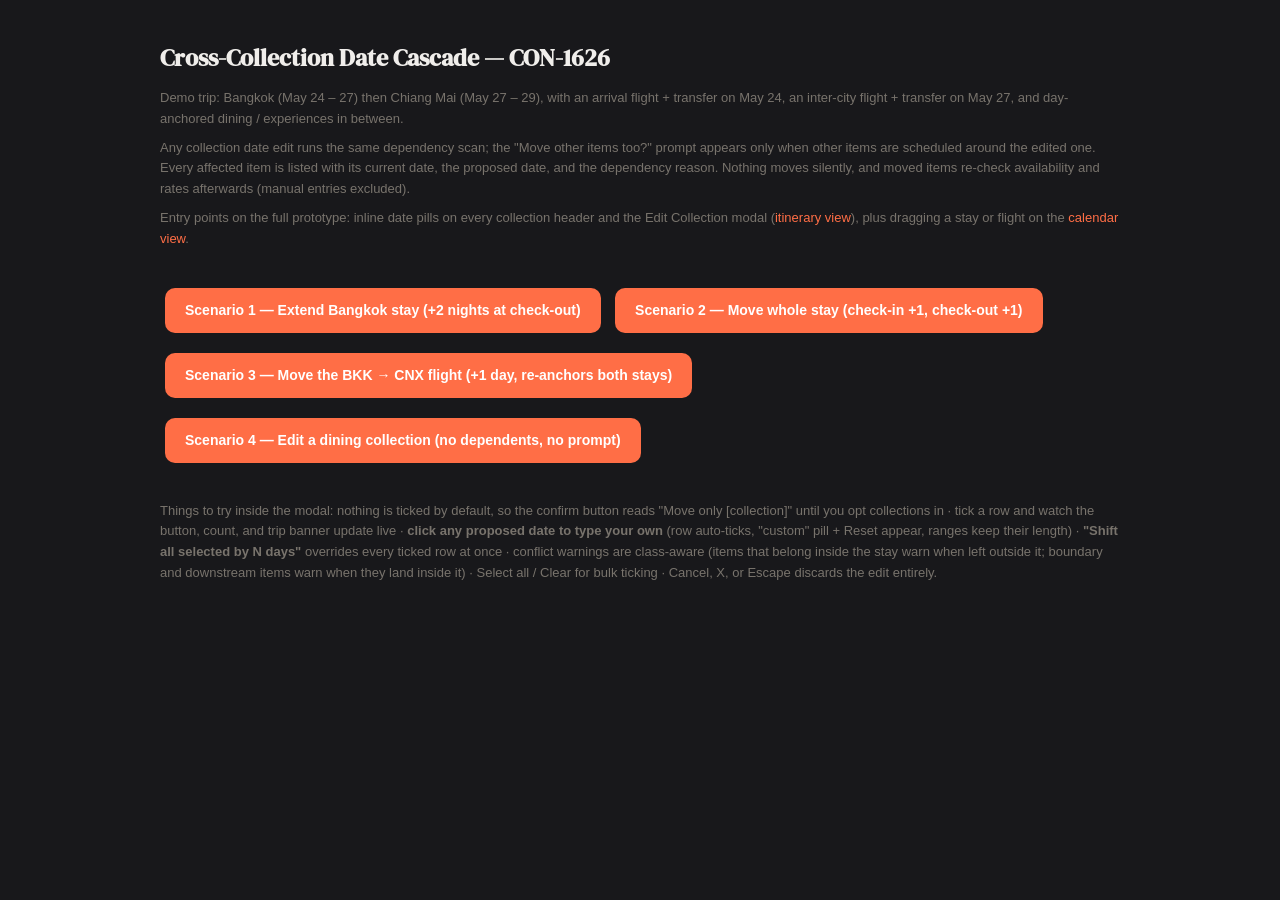
<file: test-cascade.html>
<!DOCTYPE html>
<html lang="en" class="dark">
<head>
  <meta charset="UTF-8">
  <meta name="viewport" content="width=device-width, initial-scale=1.0">
  <title>Date Cascade Test — Conductor (CON-1626)</title>
  <link rel="stylesheet" href="app-L9EWFWjM.css">
  <link rel="stylesheet" href="add-flow.css">
  <link rel="stylesheet" href="date-cascade.css">
  <style>
    body { background: var(--color-maestro-bg); color: var(--color-maestro-text-primary); font-family: -apple-system, BlinkMacSystemFont, 'Segoe UI', sans-serif; padding: 40px; }
    .test-wrapper { max-width: 960px; margin: 0 auto; }
    button.test-trigger { display: inline-flex; align-items: center; gap: 8px; padding: 12px 20px; background: var(--color-maestro-accent); color: var(--color-maestro-on-accent); border: none; border-radius: 10px; font-size: 14px; font-weight: 600; cursor: pointer; margin: 10px 5px; }
    button.test-trigger:hover { filter: brightness(1.08); }
    .test-note { font-size: 13px; color: var(--color-maestro-text-tertiary); line-height: 1.6; margin-bottom: 8px; }
  </style>
</head>
<body>
  <div class="test-wrapper">
    <h1 style="font-size: 24px; font-weight: 700; margin-bottom: 12px;">Cross-Collection Date Cascade — CON-1626</h1>
    <p class="test-note">
      Demo trip: Bangkok (May 24 – 27) then Chiang Mai (May 27 – 29), with an arrival flight + transfer on May 24,
      an inter-city flight + transfer on May 27, and day-anchored dining / experiences in between.
    </p>
    <p class="test-note" style="margin-bottom: 8px;">
      Any collection date edit runs the same dependency scan; the "Move other items too?" prompt appears only
      when other items are scheduled around the edited one. Every affected item is listed with its current date,
      the proposed date, and the dependency reason. Nothing moves silently, and moved items re-check
      availability and rates afterwards (manual entries excluded).
    </p>
    <p class="test-note" style="margin-bottom: 28px;">
      Entry points on the full prototype: inline date pills on every collection header and the Edit Collection
      modal (<a href="trip-detail.html" style="color: var(--color-maestro-accent)">itinerary view</a>), plus
      dragging a stay or flight on the <a href="calendar.html" style="color: var(--color-maestro-accent)">calendar
      view</a>.
    </p>

    <button class="test-trigger" onclick="DateCascade.openDemo('extend')">
      Scenario 1 — Extend Bangkok stay (+2 nights at check-out)
    </button>
    <button class="test-trigger" onclick="DateCascade.openDemo('shift')">
      Scenario 2 — Move whole stay (check-in +1, check-out +1)
    </button>
    <button class="test-trigger" onclick="DateCascade.openDemo('flight')">
      Scenario 3 — Move the BKK → CNX flight (+1 day, re-anchors both stays)
    </button>
    <button class="test-trigger" onclick="DateCascade.openDemo('none')">
      Scenario 4 — Edit a dining collection (no dependents, no prompt)
    </button>

    <p class="test-note" style="margin-top: 28px;">
      Things to try inside the modal: nothing is ticked by default, so the confirm button reads "Move only
      [collection]" until you opt collections in · tick a row and watch the button, count, and trip banner update
      live · <b>click any proposed date to type your own</b> (row auto-ticks, "custom" pill + Reset appear, ranges
      keep their length) · <b>"Shift all selected by N days"</b> overrides every ticked row at once ·
      conflict warnings are class-aware (items that belong inside the stay warn when left outside it; boundary
      and downstream items warn when they land inside it) · Select all / Clear for bulk ticking · Cancel, X, or
      Escape discards the edit entirely.
    </p>
  </div>

  <script src="add-flow.js"></script>
  <script src="date-cascade.js"></script>
</body>
</html>
</file>
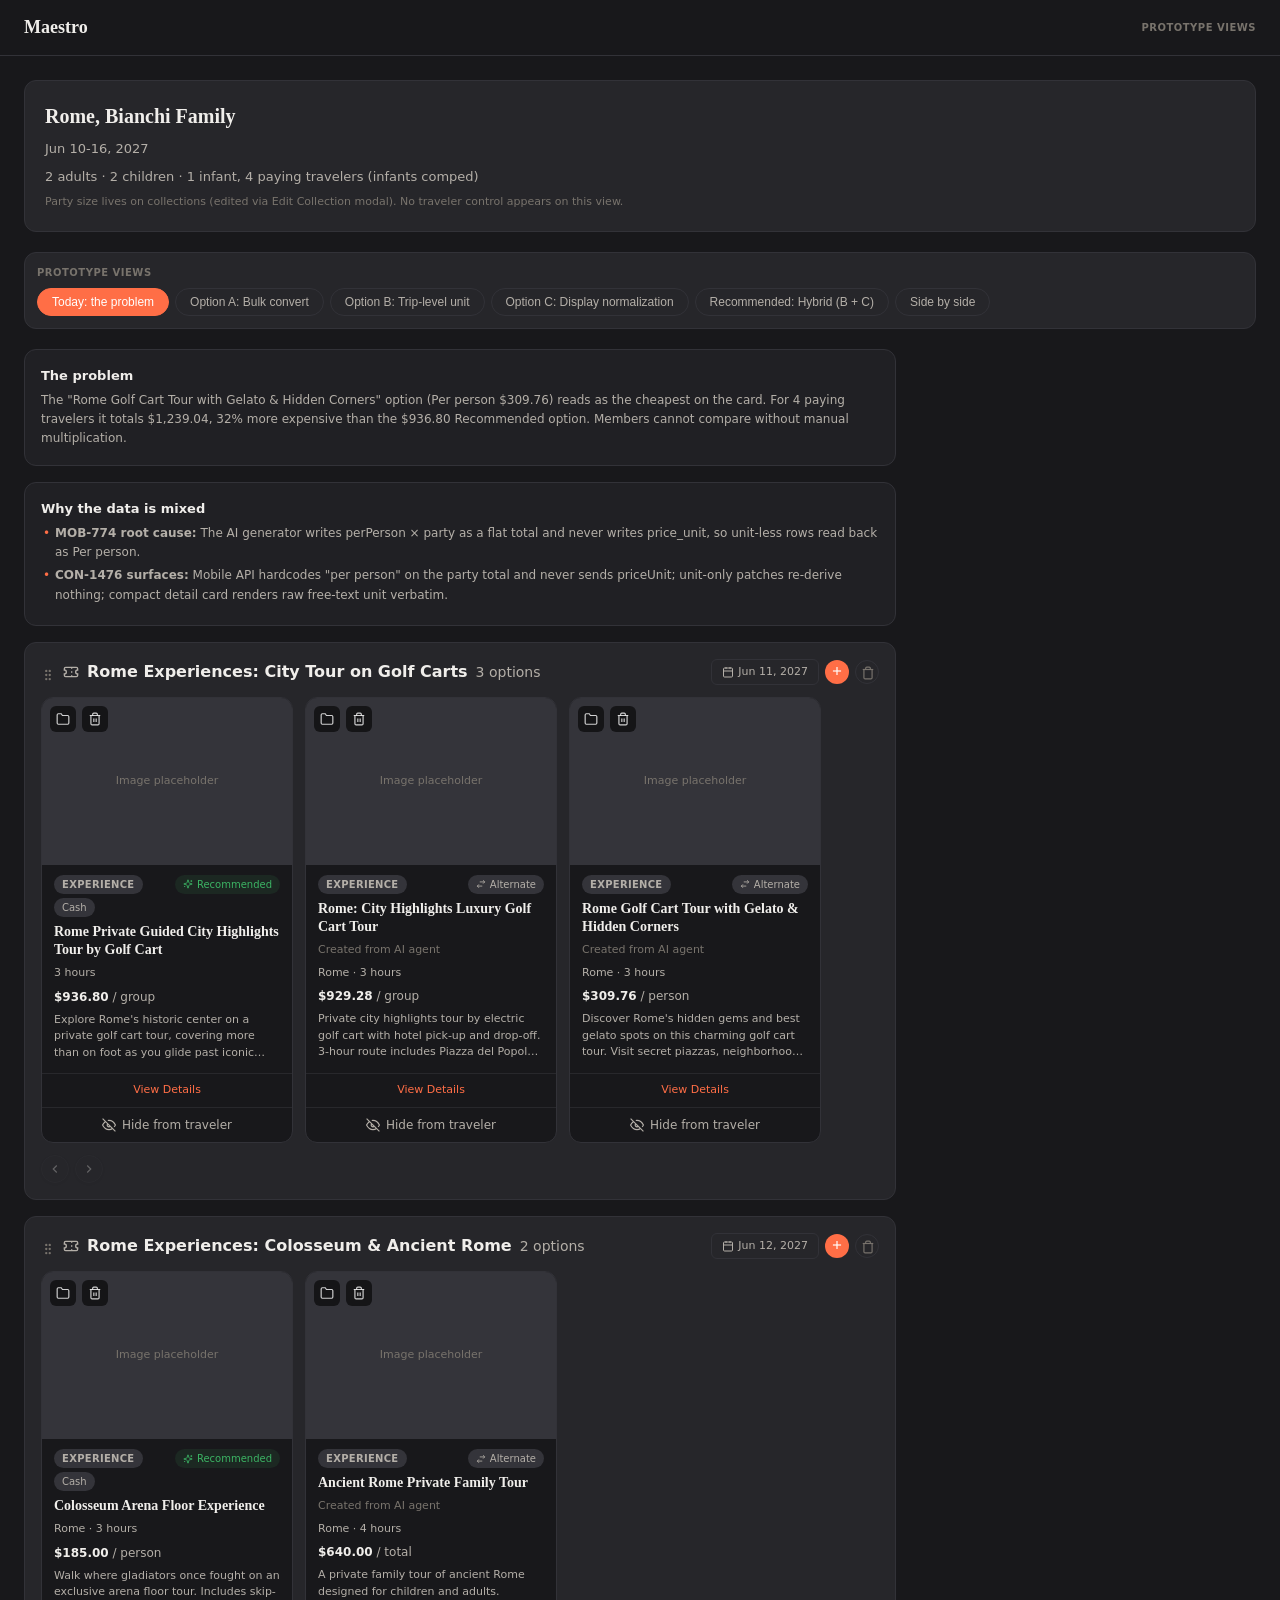
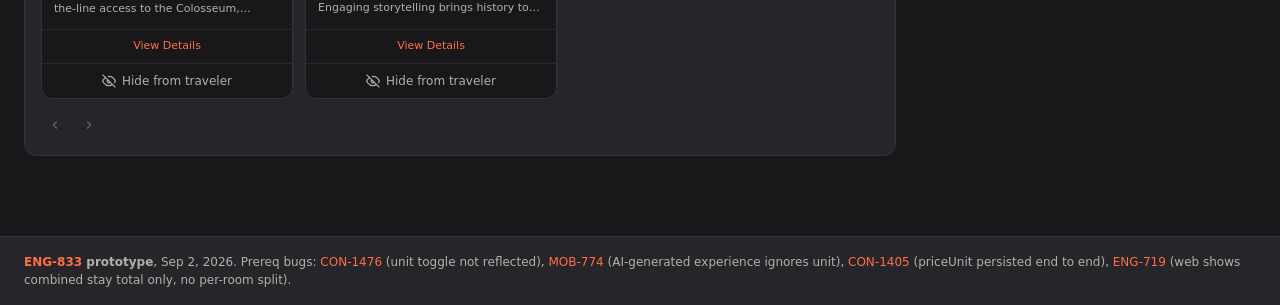
<file: tour-pricing-options.html>
<!DOCTYPE html>
<html lang="en">
<head>
  <meta charset="UTF-8">
  <meta name="viewport" content="width=device-width, initial-scale=1.0">
  <title>ENG-833 Tour Pricing Options</title>
  <style>
    * {
      margin: 0;
      padding: 0;
      box-sizing: border-box;
    }

    :root {
      /* Dark Conductor tokens from app.css .dark block */
      --maestro-bg: rgb(24, 24, 27);
      --maestro-surface: rgb(32, 32, 36);
      --maestro-card: rgb(38, 38, 42);
      --maestro-surface-strong: rgb(52, 52, 58);
      --maestro-border: rgb(50, 50, 56);
      --maestro-accent: rgb(255, 110, 70);
      --maestro-success: rgb(60, 180, 100);
      --maestro-danger: rgb(230, 90, 70);
      --maestro-text: rgb(240, 238, 235);
      --maestro-text-secondary: rgb(180, 175, 168);
      --maestro-text-tertiary: rgb(120, 115, 108);
      --maestro-radius: 0.75rem;
      --font-sans: "Commissioner", "Segoe UI", -apple-system, system-ui, sans-serif;
      --font-serif: "DM Serif Display", Georgia, serif;
    }

    body {
      font-family: var(--font-sans);
      background: var(--maestro-bg);
      color: var(--maestro-text);
      line-height: 1.5;
      -webkit-font-smoothing: antialiased;
    }

    /* Header */
    .header {
      height: 56px;
      border-bottom: 1px solid var(--maestro-border);
      background: var(--maestro-bg);
      padding: 0 24px;
      display: flex;
      align-items: center;
      justify-content: space-between;
    }

    .logo {
      font-family: var(--font-serif);
      font-size: 18px;
      font-weight: bold;
    }

    .meta-chrome {
      font-size: 10px;
      text-transform: uppercase;
      letter-spacing: 0.05em;
      color: var(--maestro-text-tertiary);
      font-weight: 600;
    }

    /* Main */
    .main {
      padding: 24px;
      max-width: 1400px;
      margin: 0 auto;
    }

    /* Trip context */
    .trip-context {
      background: var(--maestro-card);
      border: 1px solid var(--maestro-border);
      border-radius: var(--maestro-radius);
      padding: 20px;
      margin-bottom: 20px;
    }

    .trip-name {
      font-family: var(--font-serif);
      font-size: 20px;
      font-weight: bold;
      margin-bottom: 8px;
    }

    .trip-meta {
      font-size: 13px;
      color: var(--maestro-text-secondary);
      margin-bottom: 8px;
    }

    .trip-party-note {
      font-size: 11px;
      color: var(--maestro-text-tertiary);
      margin-top: 8px;
    }

    /* Tabs */
    .tab-bar {
      background: var(--maestro-card);
      border: 1px solid var(--maestro-border);
      border-radius: var(--maestro-radius);
      padding: 12px;
      margin-bottom: 20px;
    }

    .tab-bar-label {
      font-size: 10px;
      text-transform: uppercase;
      letter-spacing: 0.05em;
      color: var(--maestro-text-tertiary);
      font-weight: 600;
      margin-bottom: 8px;
    }

    .tabs {
      display: flex;
      gap: 6px;
      flex-wrap: wrap;
    }

    .tab {
      padding: 6px 14px;
      border-radius: 9999px;
      border: 1px solid var(--maestro-border);
      background: var(--maestro-card);
      color: var(--maestro-text-secondary);
      font-size: 12px;
      font-weight: 500;
      cursor: pointer;
      transition: all 0.15s;
      white-space: nowrap;
    }

    .tab:hover {
      background: var(--maestro-surface);
      color: var(--maestro-text);
    }

    .tab.active {
      background: var(--maestro-accent);
      color: white;
      border-color: var(--maestro-accent);
    }

    /* Tab content */
    .tab-content {
      display: none;
    }

    .tab-content.active {
      display: block;
    }

    /* Layout */
    .content-layout {
      display: grid;
      grid-template-columns: minmax(0, 1fr) 340px;
      gap: 20px;
      align-items: start;
    }

    @media (max-width: 1024px) {
      .content-layout {
        grid-template-columns: 1fr;
      }
    }

    /* Callout */
    .callout {
      background: var(--maestro-surface);
      border: 1px solid var(--maestro-border);
      border-radius: var(--maestro-radius);
      padding: 16px;
      margin-bottom: 16px;
    }

    .callout-title {
      font-weight: 600;
      font-size: 13px;
      margin-bottom: 6px;
    }

    .callout-text {
      font-size: 12px;
      color: var(--maestro-text-secondary);
      line-height: 1.6;
    }

    .callout-text ul {
      list-style: none;
      padding-left: 0;
      margin-top: 6px;
    }

    .callout-text li {
      padding-left: 14px;
      position: relative;
      margin-bottom: 4px;
    }

    .callout-text li::before {
      content: "•";
      position: absolute;
      left: 2px;
      color: var(--maestro-accent);
    }

    /* Controls */
    .controls {
      background: var(--maestro-card);
      border: 1px solid var(--maestro-border);
      border-radius: var(--maestro-radius);
      padding: 14px;
      margin-bottom: 16px;
    }

    .control-row {
      display: flex;
      align-items: center;
      gap: 12px;
      flex-wrap: wrap;
    }

    .control-row + .control-row {
      margin-top: 12px;
    }

    .control-label {
      font-size: 12px;
      font-weight: 500;
      color: var(--maestro-text-secondary);
    }

    .segmented-control {
      display: inline-flex;
      border: 1px solid var(--maestro-border);
      border-radius: 9999px;
      overflow: hidden;
    }

    .segmented-option {
      padding: 6px 14px;
      font-size: 12px;
      font-weight: 500;
      background: var(--maestro-card);
      border: none;
      cursor: pointer;
      color: var(--maestro-text-secondary);
      transition: all 0.15s;
    }

    .segmented-option:not(:last-child) {
      border-right: 1px solid var(--maestro-border);
    }

    .segmented-option:hover {
      background: var(--maestro-surface);
    }

    .segmented-option.active {
      background: var(--maestro-accent);
      color: white;
    }

    .select-control {
      padding: 7px 12px;
      border: 1px solid var(--maestro-border);
      border-radius: var(--maestro-radius);
      background: var(--maestro-card);
      font-size: 12px;
      color: var(--maestro-text);
      font-family: var(--font-sans);
      cursor: pointer;
    }

    .link-btn {
      color: var(--maestro-accent);
      text-decoration: none;
      font-size: 12px;
      cursor: pointer;
      font-weight: 500;
    }

    .link-btn:hover {
      text-decoration: underline;
    }

    /* Collection block */
    .collection {
      background: var(--maestro-card);
      border: 1px solid var(--maestro-border);
      border-radius: var(--maestro-radius);
      padding: 16px;
      margin-bottom: 16px;
    }

    .collection-header {
      display: flex;
      align-items: center;
      justify-content: space-between;
      margin-bottom: 12px;
    }

    .collection-header-left {
      display: flex;
      align-items: center;
      gap: 8px;
    }

    .collection-title {
      font-size: 16px;
      font-weight: bold;
    }

    .collection-count {
      color: var(--maestro-text-secondary);
      font-size: 14px;
    }

    .collection-header-right {
      display: flex;
      align-items: center;
      gap: 6px;
    }

    .date-pill {
      padding: 4px 10px;
      border: 1px solid var(--maestro-border);
      border-radius: 6px;
      background: var(--maestro-card);
      font-size: 11px;
      color: var(--maestro-text-secondary);
      cursor: pointer;
      transition: background 0.15s;
      display: flex;
      align-items: center;
      gap: 4px;
    }

    .date-pill:hover {
      background: var(--maestro-surface-strong);
    }

    .icon-btn {
      width: 24px;
      height: 24px;
      border-radius: 9999px;
      background: var(--maestro-accent);
      border: none;
      color: white;
      cursor: pointer;
      display: flex;
      align-items: center;
      justify-content: center;
      transition: opacity 0.15s;
    }

    .icon-btn:hover {
      opacity: 0.9;
    }

    .icon-btn svg {
      width: 14px;
      height: 14px;
    }

    .icon-btn.ghost {
      background: transparent;
      color: var(--maestro-text-tertiary);
      border: 1px solid var(--maestro-border);
    }

    .icon-btn.ghost:hover {
      background: var(--maestro-surface-strong);
      opacity: 1;
    }

    .pencil-btn {
      background: transparent;
      border: 1px solid var(--maestro-border);
      color: var(--maestro-text-tertiary);
      padding: 4px 10px;
      border-radius: 6px;
      font-size: 11px;
      cursor: pointer;
      display: flex;
      align-items: center;
      gap: 4px;
      transition: background 0.15s;
    }

    .pencil-btn:hover {
      background: var(--maestro-surface-strong);
    }

    /* Card strip */
    .card-strip-wrapper {
      position: relative;
    }

    .card-strip {
      display: flex;
      gap: 12px;
      overflow-x: auto;
      padding-bottom: 4px;
    }

    .card-strip::-webkit-scrollbar {
      display: none;
    }

    .card-strip {
      scrollbar-width: none;
    }

    .scroll-arrows {
      display: flex;
      gap: 6px;
      margin-top: 8px;
    }

    .scroll-arrow {
      width: 28px;
      height: 28px;
      border-radius: 9999px;
      border: 1px solid var(--maestro-border);
      background: var(--maestro-card);
      color: var(--maestro-text);
      cursor: pointer;
      display: flex;
      align-items: center;
      justify-content: center;
      transition: all 0.15s;
      box-shadow: 0 1px 2px rgba(0,0,0,0.1);
    }

    .scroll-arrow:not(:disabled):hover {
      background: var(--maestro-surface-strong);
    }

    .scroll-arrow:disabled {
      opacity: 0.3;
      cursor: default;
    }

    .scroll-arrow svg {
      width: 14px;
      height: 14px;
    }

    /* Option card */
    .option-card {
      width: 252px;
      flex-shrink: 0;
      background: var(--maestro-bg);
      border: 1px solid var(--maestro-border);
      border-radius: var(--maestro-radius);
      overflow: hidden;
      display: flex;
      flex-direction: column;
      transition: all 0.15s;
    }

    .option-card:hover {
      box-shadow: 0 4px 12px rgba(0,0,0,0.2);
      border-color: rgba(255, 110, 70, 0.3);
    }

    .option-card.hidden-card {
      opacity: 0.6;
      border-color: rgba(50, 50, 56, 0.5);
    }

    .option-card.hidden-card .card-image {
      filter: grayscale(1);
    }

    .option-card.approved-card {
      border-color: rgba(60, 180, 100, 0.3);
    }

    .option-card.rejected-card {
      opacity: 0.5;
      border-color: rgba(230, 90, 70, 0.2);
    }

    .card-image {
      aspect-ratio: 3/2;
      background: var(--maestro-surface-strong);
      position: relative;
      display: flex;
      align-items: center;
      justify-content: center;
      color: var(--maestro-text-tertiary);
      font-size: 11px;
    }

    .image-overlay {
      position: absolute;
      top: 8px;
      left: 8px;
      display: flex;
      gap: 6px;
    }

    .overlay-btn {
      padding: 6px;
      border-radius: 6px;
      background: rgba(0,0,0,0.6);
      color: rgba(255,255,255,0.8);
      border: none;
      cursor: pointer;
      transition: all 0.15s;
    }

    .overlay-btn:hover {
      background: rgba(0,0,0,0.7);
      color: white;
    }

    .overlay-btn svg {
      width: 14px;
      height: 14px;
      display: block;
    }

    .card-body {
      padding: 10px 12px 12px;
      flex: 1;
      display: flex;
      flex-direction: column;
      gap: 6px;
    }

    .card-badges {
      display: flex;
      align-items: start;
      justify-content: space-between;
      gap: 6px;
    }

    .badge-group {
      display: flex;
      gap: 4px;
      flex-wrap: wrap;
    }

    .badge {
      font-size: 10px;
      font-weight: 600;
      text-transform: uppercase;
      letter-spacing: 0.03em;
      padding: 2px 8px;
      border-radius: 9999px;
      background: var(--maestro-surface-strong);
      color: var(--maestro-text-secondary);
    }

    .badge.badge-source {
      text-transform: none;
      letter-spacing: 0;
      font-weight: 500;
    }

    .status-pill {
      font-size: 10px;
      font-weight: 500;
      padding: 2px 8px;
      border-radius: 9999px;
      display: inline-flex;
      align-items: center;
      gap: 4px;
      cursor: pointer;
      position: relative;
    }

    .status-pill svg {
      width: 10px;
      height: 10px;
    }

    .status-pill.recommended {
      background: rgba(60, 180, 100, 0.1);
      color: var(--maestro-success);
    }

    .status-pill.alternate {
      background: var(--maestro-surface-strong);
      color: var(--maestro-text-secondary);
    }

    .status-pill.approved {
      background: rgba(60, 180, 100, 0.1);
      color: var(--maestro-success);
    }

    .status-pill.rejected {
      background: rgba(230, 90, 70, 0.1);
      color: var(--maestro-danger);
    }

    .status-pill.booked {
      background: rgba(255, 110, 70, 0.1);
      color: var(--maestro-accent);
    }

    .card-title {
      font-family: var(--font-serif);
      font-size: 14px;
      font-weight: bold;
      line-height: 1.3;
      display: -webkit-box;
      -webkit-line-clamp: 2;
      -webkit-box-orient: vertical;
      overflow: hidden;
    }

    .card-provenance {
      font-size: 11px;
      color: var(--maestro-text-tertiary);
    }

    .card-meta {
      font-size: 11px;
      color: var(--maestro-text-secondary);
    }

    .card-price {
      font-size: 12px;
      line-height: 1.5;
    }

    .price-amount {
      font-weight: 600;
      color: var(--maestro-text);
    }

    .price-suffix {
      color: var(--maestro-text-secondary);
    }

    .price-secondary {
      font-size: 10px;
      color: var(--maestro-text-tertiary);
      margin-top: 2px;
    }

    .card-desc {
      font-size: 11px;
      color: var(--maestro-text-secondary);
      line-height: 1.5;
      display: -webkit-box;
      -webkit-line-clamp: 3;
      -webkit-box-orient: vertical;
      overflow: hidden;
    }

    .chip {
      font-size: 10px;
      font-weight: 600;
      padding: 3px 8px;
      border-radius: 6px;
      display: inline-flex;
      align-items: center;
      gap: 4px;
      margin-top: 4px;
    }

    .chip.warning {
      background: rgba(210, 160, 60, 0.15);
      color: rgb(210, 160, 60);
      border: 1px solid rgba(210, 160, 60, 0.3);
    }

    .chip.danger {
      background: rgba(230, 90, 70, 0.15);
      color: var(--maestro-danger);
      border: 1px solid rgba(230, 90, 70, 0.3);
    }

    .card-footer {
      width: 100%;
      text-align: center;
      padding: 8px;
      border-top: 1px solid rgba(50, 50, 56, 0.6);
      font-size: 11px;
      font-weight: 500;
      color: var(--maestro-accent);
      background: var(--maestro-bg);
      cursor: pointer;
      transition: background 0.15s;
    }

    .card-footer:hover {
      background: rgba(255, 110, 70, 0.05);
    }

    .hide-toggle {
      width: 100%;
      display: flex;
      align-items: center;
      justify-content: center;
      gap: 6px;
      padding: 8px;
      border-top: 1px solid rgba(50, 50, 56, 0.6);
      font-size: 12px;
      font-weight: 500;
      cursor: pointer;
      transition: all 0.15s;
      color: var(--maestro-text-secondary);
    }

    .hide-toggle:hover {
      color: var(--maestro-danger);
      background: var(--maestro-surface);
    }

    .hide-toggle.hidden-state {
      background: var(--maestro-accent);
      color: white;
    }

    .hide-toggle.hidden-state:hover {
      background: rgba(255, 110, 70, 0.9);
    }

    .hide-toggle svg {
      width: 14px;
      height: 14px;
    }

    /* Decision panel */
    .decision-panel {
      background: var(--maestro-card);
      border: 1px solid var(--maestro-border);
      border-radius: var(--maestro-radius);
      padding: 20px;
      position: sticky;
      top: 24px;
    }

    .panel-section {
      margin-bottom: 16px;
    }

    .panel-section:last-child {
      margin-bottom: 0;
    }

    .panel-heading {
      font-size: 10px;
      font-weight: 700;
      text-transform: uppercase;
      letter-spacing: 0.05em;
      color: var(--maestro-text-tertiary);
      margin-bottom: 6px;
    }

    .panel-content {
      font-size: 12px;
      color: var(--maestro-text-secondary);
      line-height: 1.6;
    }

    .panel-content ul {
      list-style: none;
      padding: 0;
    }

    .panel-content li {
      padding-left: 14px;
      position: relative;
      margin-bottom: 4px;
    }

    .panel-content li::before {
      content: "•";
      position: absolute;
      left: 2px;
      color: var(--maestro-accent);
    }

    .panel-content a {
      color: var(--maestro-accent);
      text-decoration: none;
    }

    .panel-content a:hover {
      text-decoration: underline;
    }

    .verdict {
      display: inline-block;
      padding: 6px 12px;
      border-radius: 9999px;
      font-size: 11px;
      font-weight: 600;
      margin-top: 8px;
    }

    .verdict.recommended {
      background: rgba(60, 180, 100, 0.15);
      color: var(--maestro-success);
    }

    .verdict.not-recommended {
      background: rgba(230, 90, 70, 0.15);
      color: var(--maestro-danger);
    }

    .verdict.good {
      background: rgba(80, 160, 220, 0.15);
      color: rgb(80, 160, 220);
    }

    /* Comparison table */
    .comparison-table {
      background: var(--maestro-card);
      border: 1px solid var(--maestro-border);
      border-radius: var(--maestro-radius);
      overflow: hidden;
    }

    .comparison-table table {
      width: 100%;
      border-collapse: collapse;
    }

    .comparison-table th {
      background: var(--maestro-surface);
      padding: 12px 14px;
      text-align: left;
      font-size: 12px;
      font-weight: 600;
      color: var(--maestro-text-secondary);
      border-bottom: 1px solid var(--maestro-border);
    }

    .comparison-table td {
      padding: 14px;
      font-size: 12px;
      color: var(--maestro-text);
      border-bottom: 1px solid var(--maestro-border);
      vertical-align: top;
    }

    .comparison-table tr:last-child td {
      border-bottom: none;
    }

    .comparison-table .approach-cell {
      font-weight: 600;
      white-space: nowrap;
    }

    /* Modal */
    .modal-backdrop {
      display: none;
      position: fixed;
      inset: 0;
      background: rgba(0,0,0,0.5);
      backdrop-filter: blur(4px);
      z-index: 100;
      align-items: center;
      justify-content: center;
    }

    .modal-backdrop.open {
      display: flex;
    }

    .modal {
      background: var(--maestro-card);
      border: 1px solid var(--maestro-border);
      border-radius: var(--maestro-radius);
      width: 420px;
      max-height: 90vh;
      overflow-y: auto;
      box-shadow: 0 20px 40px rgba(0,0,0,0.4);
    }

    .modal-header {
      padding: 16px;
      border-bottom: 1px solid var(--maestro-border);
    }

    .modal-title {
      font-size: 16px;
      font-weight: bold;
      margin-bottom: 4px;
    }

    .modal-caption {
      font-size: 11px;
      color: var(--maestro-text-tertiary);
    }

    .modal-caption a {
      color: var(--maestro-accent);
      text-decoration: none;
    }

    .modal-caption a:hover {
      text-decoration: underline;
    }

    .modal-body {
      padding: 16px;
    }

    .modal-field {
      margin-bottom: 16px;
    }

    .modal-field:last-child {
      margin-bottom: 0;
    }

    .modal-label {
      font-size: 10px;
      font-weight: 700;
      text-transform: uppercase;
      letter-spacing: 0.05em;
      color: var(--maestro-text-tertiary);
      margin-bottom: 6px;
      display: block;
    }

    .stepper {
      display: flex;
      width: 100%;
      align-items: stretch;
      border: 1px solid var(--maestro-border);
      border-radius: 0.5rem;
      background: var(--maestro-card);
      overflow: hidden;
    }

    .stepper-btn {
      width: 36px;
      background: transparent;
      border: none;
      color: var(--maestro-text-secondary);
      cursor: pointer;
      display: flex;
      align-items: center;
      justify-content: center;
      padding: 8px 0;
      transition: background 0.15s;
    }

    .stepper-btn svg {
      width: 14px;
      height: 14px;
    }

    .stepper-btn:first-child {
      border-right: 1px solid var(--maestro-border);
    }

    .stepper-btn:last-child {
      border-left: 1px solid var(--maestro-border);
    }

    .stepper-btn:not(:disabled):hover {
      background: var(--maestro-surface);
    }

    .stepper-btn:disabled {
      opacity: 0.4;
      cursor: default;
    }

    .stepper-value {
      flex: 1;
      font-size: 14px;
      font-weight: 600;
      font-variant-numeric: tabular-nums;
      text-align: center;
      align-self: center;
    }

    .modal-footer {
      padding: 16px;
      border-top: 1px solid var(--maestro-border);
      display: flex;
      gap: 8px;
      justify-content: flex-end;
    }

    .btn {
      padding: 8px 16px;
      border-radius: var(--maestro-radius);
      font-size: 13px;
      font-weight: 500;
      cursor: pointer;
      transition: all 0.15s;
      border: 1px solid var(--maestro-border);
    }

    .btn-secondary {
      background: var(--maestro-card);
      color: var(--maestro-text-secondary);
    }

    .btn-secondary:hover {
      background: var(--maestro-surface);
    }

    .btn-primary {
      background: var(--maestro-accent);
      color: white;
      border-color: var(--maestro-accent);
    }

    .btn-primary:hover {
      background: rgba(255, 110, 70, 0.9);
    }

    /* Toast */
    .toast {
      position: fixed;
      bottom: 24px;
      right: 24px;
      background: var(--maestro-card);
      border: 1px solid var(--maestro-border);
      border-radius: var(--maestro-radius);
      padding: 12px 16px;
      font-size: 13px;
      color: var(--maestro-text);
      box-shadow: 0 8px 24px rgba(0,0,0,0.3);
      z-index: 200;
      animation: slideIn 0.2s ease-out;
    }

    @keyframes slideIn {
      from {
        transform: translateX(400px);
        opacity: 0;
      }
      to {
        transform: translateX(0);
        opacity: 1;
      }
    }

    /* Footer */
    .footer {
      background: var(--maestro-card);
      border-top: 1px solid var(--maestro-border);
      padding: 16px 24px;
      font-size: 12px;
      color: var(--maestro-text-secondary);
      margin-top: 40px;
    }

    .footer a {
      color: var(--maestro-accent);
      text-decoration: none;
    }

    .footer a:hover {
      text-decoration: underline;
    }

    /* Form mock (Tab 3) */
    .form-mock {
      background: var(--maestro-card);
      border: 1px solid var(--maestro-border);
      border-radius: var(--maestro-radius);
      padding: 16px;
      margin-bottom: 16px;
      max-width: 520px;
    }

    .form-mock-title {
      font-size: 11px;
      font-weight: 700;
      text-transform: uppercase;
      letter-spacing: 0.05em;
      color: var(--maestro-text-tertiary);
      margin-bottom: 10px;
    }

    .form-mock-row {
      display: flex;
      gap: 12px;
    }

    .form-mock-field {
      flex: 1;
    }

    .form-mock-field label {
      display: block;
      font-size: 12px;
      font-weight: 500;
      margin-bottom: 4px;
      color: var(--maestro-text-secondary);
    }

    .form-mock-field input {
      width: 100%;
      padding: 7px 10px;
      font-size: 13px;
      font-family: inherit;
      border: 1px solid var(--maestro-border);
      border-radius: var(--maestro-radius);
      background: var(--maestro-card);
      color: var(--maestro-text);
    }

    .form-mock-field .locked-select {
      width: 100%;
      padding: 7px 10px;
      font-size: 13px;
      font-family: inherit;
      border: 1px solid var(--maestro-border);
      border-radius: var(--maestro-radius);
      background: var(--maestro-surface);
      color: var(--maestro-text-secondary);
      display: flex;
      align-items: center;
      gap: 6px;
      cursor: pointer;
    }

    .form-mock-field .locked-select svg {
      width: 12px;
      height: 12px;
      flex-shrink: 0;
    }

    .form-mock-help {
      font-size: 11px;
      color: var(--maestro-text-tertiary);
      margin-top: 4px;
    }

    .occupancy-line {
      padding: 8px 12px;
      border: 1px solid var(--maestro-border);
      border-radius: var(--maestro-radius);
      background: var(--maestro-surface);
      font-size: 12px;
      color: var(--maestro-text-secondary);
      display: flex;
      align-items: center;
      justify-content: space-between;
    }

    /* Status dropdown menu (portaled) */
    #status-menu {
      display: none;
      position: fixed;
      background: var(--maestro-card);
      border: 1px solid var(--maestro-border);
      border-radius: var(--maestro-radius);
      box-shadow: 0 8px 24px rgba(0,0,0,0.3);
      padding: 4px 0;
      min-width: 120px;
      z-index: 150;
    }

    #status-menu.open {
      display: block;
    }

    .status-option {
      width: 100%;
      text-align: left;
      padding: 6px 10px;
      font-size: 11px;
      background: transparent;
      border: none;
      color: var(--maestro-text);
      cursor: pointer;
      display: flex;
      align-items: center;
      gap: 6px;
      transition: background 0.15s;
    }

    .status-option:hover {
      background: var(--maestro-surface);
    }

    .status-option svg {
      width: 12px;
      height: 12px;
      flex-shrink: 0;
    }

    .status-option.recommended {
      color: var(--maestro-success);
    }

    .status-option.alternate {
      color: var(--maestro-text-secondary);
    }
  </style>
</head>
<body>
  <div class="header">
    <div class="logo">Maestro</div>
    <div class="meta-chrome">Prototype Views</div>
  </div>

  <main class="main">
    <div class="trip-context">
      <div class="trip-name">Rome, Bianchi Family</div>
      <div class="trip-meta">Jun 10-16, 2027</div>
      <div class="trip-meta" id="trip-party-line">2 adults · 2 children · 1 infant, 4 paying travelers (infants comped)</div>
      <div class="trip-party-note">
        Party size lives on collections (edited via Edit Collection modal). No traveler control appears on this view.
      </div>
    </div>

    <div class="tab-bar">
      <div class="tab-bar-label">Prototype Views</div>
      <div class="tabs">
        <button class="tab active" data-tab="tab1">Today: the problem</button>
        <button class="tab" data-tab="tab2">Option A: Bulk convert</button>
        <button class="tab" data-tab="tab3">Option B: Trip-level unit</button>
        <button class="tab" data-tab="tab4">Option C: Display normalization</button>
        <button class="tab" data-tab="tab5">Recommended: Hybrid (B + C)</button>
        <button class="tab" data-tab="tab6">Side by side</button>
      </div>
    </div>

    <!-- Tab 1 -->
    <div id="tab1" class="tab-content active">
      <div class="content-layout">
        <div>
          <div class="callout">
            <div class="callout-title">The problem</div>
            <div class="callout-text" id="tab1-problem-text"></div>
          </div>
          <div class="callout">
            <div class="callout-title">Why the data is mixed</div>
            <div class="callout-text">
              <ul>
                <li><strong>MOB-774 root cause:</strong> The AI generator writes perPerson × party as a flat total and never writes price_unit, so unit-less rows read back as Per person.</li>
                <li><strong>CON-1476 surfaces:</strong> Mobile API hardcodes "per person" on the party total and never sends priceUnit; unit-only patches re-derive nothing; compact detail card renders raw free-text unit verbatim.</li>
              </ul>
            </div>
          </div>
          <div id="collections-tab1"></div>
        </div>
      </div>
    </div>

    <!-- Tab 2 -->
    <div id="tab2" class="tab-content">
      <div class="content-layout">
        <div>
          <div class="controls">
            <div class="control-row">
              <span class="control-label">Convert all tours to:</span>
              <div class="segmented-control">
                <button class="segmented-option" data-target="person" onclick="bulkConvert('person')">Per person</button>
                <button class="segmented-option" data-target="group" onclick="bulkConvert('group')">Per group</button>
              </div>
              <a class="link-btn" onclick="revertBulkConvert()">Revert</a>
            </div>
          </div>
          <div id="collections-tab2"></div>
        </div>
        <div class="decision-panel">
          <div class="panel-section">
            <div class="panel-heading">What it is</div>
            <div class="panel-content">
              Rewrite every stored price to a single target unit. Per-person prices get multiplied by current party size; totals and group prices get divided.
            </div>
          </div>
          <div class="panel-section">
            <div class="panel-heading">Pros</div>
            <div class="panel-content">
              <ul>
                <li>All cards display the same unit</li>
                <li>Simple to understand</li>
              </ul>
            </div>
          </div>
          <div class="panel-section">
            <div class="panel-heading">Cons</div>
            <div class="panel-content">
              <ul>
                <li>Fabricates figures nobody quoted</li>
                <li>Fights canonicalizeNonHotelPrice which already keeps both figures</li>
                <li>One-way data mutation</li>
                <li>Wrong totals for different party sizes</li>
              </ul>
            </div>
          </div>
          <div class="verdict not-recommended">Not recommended</div>
        </div>
      </div>
    </div>

    <!-- Tab 3 -->
    <div id="tab3" class="tab-content">
      <div class="content-layout">
        <div>
          <div class="controls">
            <div class="control-row">
              <span class="control-label">This trip quotes tour prices as:</span>
              <select class="select-control" id="trip-unit-select-tab3" onchange="setTripUnit(this.value)">
                <option value="Total Price">Total for the group (family trip default)</option>
                <option value="Per person">Per person</option>
              </select>
            </div>
          </div>
          <div class="callout">
            <div class="callout-title">Entry enforcement (GetYourGuide model)</div>
            <div class="callout-text">
              The trip-level pricing preference locks the unit field on add-experience and edit forms. Tours entered in a mismatched unit show a warning. This prevents new mixed-unit entries but does not retroactively fix existing data.
            </div>
          </div>
          <div class="form-mock">
            <div class="form-mock-title">Add experience: pricing</div>
            <div class="form-mock-row">
              <div class="form-mock-field">
                <label>Ticket price</label>
                <input type="text" id="ticket-price-input" placeholder="$0.00" oninput="updateTicketPriceHint()">
                <div class="form-mock-help" id="ticket-price-hint"></div>
              </div>
              <div class="form-mock-field">
                <label>Pricing Unit</label>
                <div class="locked-select" onclick="showMockToast('Locked to trip default, set in Trip settings')">
                  <svg fill="none" stroke="currentColor" stroke-width="2" viewBox="0 0 24 24"><rect x="3" y="11" width="18" height="11" rx="2" ry="2"/><path d="M7 11V7a5 5 0 0110 0v4"/></svg>
                  <span id="locked-unit-value">Total Price</span>
                </div>
                <div class="form-mock-help">Locked to trip default, set in Trip settings</div>
              </div>
            </div>
          </div>
          <div id="collections-tab3"></div>
        </div>
        <div class="decision-panel">
          <div class="panel-section">
            <div class="panel-heading">What it is</div>
            <div class="panel-content">
              A trip-level setting that enforces one pricing unit at entry. The add-experience form's unit field is locked to the trip default.
            </div>
          </div>
          <div class="panel-section">
            <div class="panel-heading">Where the default lives</div>
            <div class="panel-content">
              Two candidate homes: a flat trip column (UpdateTripFieldsSchema pattern, <a href="https://linear.app/maestroinc/issue/CON-221">CON-221</a> settings block) or a collection-level unit inheriting like occupancy already does (matches model grain).
            </div>
          </div>
          <div class="panel-section">
            <div class="panel-heading">Pros</div>
            <div class="panel-content">
              <ul>
                <li>Prevents new mixed-unit entries</li>
                <li>Clear guardrail for advisors</li>
                <li>Respects stored supplier data</li>
              </ul>
            </div>
          </div>
          <div class="panel-section">
            <div class="panel-heading">Cons</div>
            <div class="panel-content">
              <ul>
                <li>Does not fix existing mixed data</li>
                <li>Requires manual re-entry to remediate</li>
                <li>Still shows inconsistent units to members</li>
              </ul>
            </div>
          </div>
          <div class="verdict good">Good guardrail, incomplete fix</div>
        </div>
      </div>
    </div>

    <!-- Tab 4 -->
    <div id="tab4" class="tab-content">
      <div class="content-layout">
        <div>
          <div class="controls">
            <div class="control-row">
              <div class="occupancy-line">
                <span id="occupancy-line-tab4">2 adults · 2 children · 1 infant, 4 paying</span>
                <button class="pencil-btn" onclick="openEditCollectionModal('tab4')">
                  <svg fill="none" stroke="currentColor" stroke-width="2" viewBox="0 0 24 24" style="width:12px;height:12px"><path d="M11 4H4a2 2 0 00-2 2v14a2 2 0 002 2h14a2 2 0 002-2v-7"/><path d="M18.5 2.5a2.121 2.121 0 013 3L12 15l-4 1 1-4 9.5-9.5z"/></svg>
                  Edit Collection
                </button>
              </div>
            </div>
          </div>
          <div class="callout">
            <div class="callout-title">Display-only normalization</div>
            <div class="callout-text">
              Every card shows a computed total for the current party as the primary figure, with the stored unit as secondary context. Stored data remains untouched. Cheap to implement because canonicalizeNonHotelPrice already stores both pricePerPerson and total.
            </div>
          </div>
          <div id="collections-tab4"></div>
        </div>
        <div class="decision-panel">
          <div class="panel-section">
            <div class="panel-heading">What it is</div>
            <div class="panel-content">
              A rendering layer that computes the total for the current party from stored prices and displays it as the primary figure. No data mutation.
            </div>
          </div>
          <div class="panel-section">
            <div class="panel-heading">Pros</div>
            <div class="panel-content">
              <ul>
                <li>Solves the screenshot comparison problem</li>
                <li>Works with existing mixed data</li>
                <li>No data mutation</li>
                <li>Recomputes live when party size changes</li>
              </ul>
            </div>
          </div>
          <div class="panel-section">
            <div class="panel-heading">Cons</div>
            <div class="panel-content">
              <ul>
                <li>Does not prevent new mixed-unit entries</li>
                <li>Requires rendering logic on every surface</li>
              </ul>
            </div>
          </div>
          <div class="verdict good">Fixes the screenshot without touching data</div>
        </div>
      </div>
    </div>

    <!-- Tab 5 -->
    <div id="tab5" class="tab-content">
      <div class="content-layout">
        <div>
          <div class="controls">
            <div class="control-row">
              <span class="control-label">This trip quotes tour prices as:</span>
              <select class="select-control" id="trip-unit-select-tab5" onchange="setTripUnit(this.value)">
                <option value="Total Price">Total for the group (family trip default)</option>
                <option value="Per person">Per person</option>
              </select>
            </div>
            <div class="control-row">
              <div class="occupancy-line">
                <span id="occupancy-line-tab5">2 adults · 2 children · 1 infant, 4 paying</span>
                <button class="pencil-btn" onclick="openEditCollectionModal('tab5')">
                  <svg fill="none" stroke="currentColor" stroke-width="2" viewBox="0 0 24 24" style="width:12px;height:12px"><path d="M11 4H4a2 2 0 00-2 2v14a2 2 0 002 2h14a2 2 0 002-2v-7"/><path d="M18.5 2.5a2.121 2.121 0 013 3L12 15l-4 1 1-4 9.5-9.5z"/></svg>
                  Edit Collection
                </button>
              </div>
            </div>
          </div>
          <div id="collections-tab5"></div>
        </div>
        <div class="decision-panel">
          <div class="panel-section">
            <div class="panel-heading">What it is</div>
            <div class="panel-content">
              Combine Options B and C: enforce one valid unit at entry via trip-level preference, and render computed party totals as the primary display figure.
            </div>
          </div>
          <div class="panel-section">
            <div class="panel-heading">Why this works</div>
            <div class="panel-content">
              <ul>
                <li>Trip-level preference prevents new mixed-unit entries</li>
                <li>Display normalization fixes existing data without mutation</li>
                <li>Per-person recomputes when party size changes</li>
                <li>Works uniformly on advisor, member, and AI surfaces</li>
              </ul>
            </div>
          </div>
          <div class="panel-section">
            <div class="panel-heading">Prereqs</div>
            <div class="panel-content">
              Root causes: <a href="https://linear.app/maestroinc/issue/MOB-774">MOB-774</a> (AI generator writes no unit), <a href="https://linear.app/maestroinc/issue/CON-1476">CON-1476</a> (mobile hardcoded label, unit-only patch derives nothing).
            </div>
          </div>
          <div class="verdict recommended">Recommended</div>
        </div>
      </div>
    </div>

    <!-- Tab 6 -->
    <div id="tab6" class="tab-content">
      <div class="comparison-table">
        <table>
          <thead>
            <tr>
              <th>Approach</th>
              <th>Golf cart option 1<br><span style="font-weight:400;color:var(--maestro-text-tertiary);font-size:11px">(stored: $936.80 / group)</span></th>
              <th>Golf cart option 3<br><span style="font-weight:400;color:var(--maestro-text-tertiary);font-size:11px">(stored: $309.76 / person)</span></th>
              <th>Note</th>
            </tr>
          </thead>
          <tbody id="table-body"></tbody>
        </table>
      </div>
    </div>
  </main>

  <footer class="footer">
    <strong><a href="https://linear.app/maestroinc/issue/ENG-833">ENG-833</a> prototype</strong>, Sep 2, 2026.
    Prereq bugs:
    <a href="https://linear.app/maestroinc/issue/CON-1476">CON-1476</a> (unit toggle not reflected),
    <a href="https://linear.app/maestroinc/issue/MOB-774">MOB-774</a> (AI-generated experience ignores unit),
    <a href="https://linear.app/maestroinc/issue/CON-1405">CON-1405</a> (priceUnit persisted end to end),
    <a href="https://linear.app/maestroinc/issue/ENG-719">ENG-719</a> (web shows combined stay total only, no per-room split).
  </footer>

  <!-- Edit Collection Modal -->
  <div id="modal-backdrop" class="modal-backdrop" onclick="if(event.target===this)closeEditCollectionModal()">
    <div class="modal">
      <div class="modal-header">
        <div class="modal-title" id="modal-title">Edit Collection</div>
        <div class="modal-caption">Mirrors the CollectionOccupancy steppers (<a href="https://linear.app/maestroinc/issue/CON-1298">CON-1298</a>) from the real EditCollectionModal (<a href="https://linear.app/maestroinc/issue/CON-753">CON-753</a>); name and date fields omitted</div>
      </div>
      <div class="modal-body">
        <div class="modal-field">
          <label class="modal-label">Adults</label>
          <div class="stepper">
            <button class="stepper-btn" id="modal-adults-minus" onclick="adjustOccupancy('adults', -1)"><svg fill="none" stroke="currentColor" stroke-width="2" viewBox="0 0 24 24"><line x1="5" y1="12" x2="19" y2="12"/></svg></button>
            <span class="stepper-value" id="modal-adults">2</span>
            <button class="stepper-btn" id="modal-adults-plus" onclick="adjustOccupancy('adults', 1)"><svg fill="none" stroke="currentColor" stroke-width="2" viewBox="0 0 24 24"><line x1="12" y1="5" x2="12" y2="19"/><line x1="5" y1="12" x2="19" y2="12"/></svg></button>
          </div>
          <div class="modal-caption" style="margin-top:4px">Min 1</div>
        </div>
        <div class="modal-field">
          <label class="modal-label">Children</label>
          <div class="stepper">
            <button class="stepper-btn" id="modal-children-minus" onclick="adjustOccupancy('children', -1)"><svg fill="none" stroke="currentColor" stroke-width="2" viewBox="0 0 24 24"><line x1="5" y1="12" x2="19" y2="12"/></svg></button>
            <span class="stepper-value" id="modal-children">2</span>
            <button class="stepper-btn" id="modal-children-plus" onclick="adjustOccupancy('children', 1)"><svg fill="none" stroke="currentColor" stroke-width="2" viewBox="0 0 24 24"><line x1="12" y1="5" x2="12" y2="19"/><line x1="5" y1="12" x2="19" y2="12"/></svg></button>
          </div>
        </div>
        <div class="modal-field">
          <label class="modal-label">Infants</label>
          <div class="stepper">
            <button class="stepper-btn" id="modal-infants-minus" onclick="adjustOccupancy('infants', -1)"><svg fill="none" stroke="currentColor" stroke-width="2" viewBox="0 0 24 24"><line x1="5" y1="12" x2="19" y2="12"/></svg></button>
            <span class="stepper-value" id="modal-infants">1</span>
            <button class="stepper-btn" id="modal-infants-plus" onclick="adjustOccupancy('infants', 1)"><svg fill="none" stroke="currentColor" stroke-width="2" viewBox="0 0 24 24"><line x1="12" y1="5" x2="12" y2="19"/><line x1="5" y1="12" x2="19" y2="12"/></svg></button>
          </div>
          <div class="modal-caption" style="margin-top:4px">Infants are comped (paying headcount = adults + children)</div>
        </div>
      </div>
      <div class="modal-footer">
        <button class="btn btn-secondary" onclick="closeEditCollectionModal()">Cancel</button>
        <button class="btn btn-primary" onclick="saveEditCollectionModal()">Save</button>
      </div>
    </div>
  </div>

  <!-- Status dropdown menu (portaled, single shared instance) -->
  <div id="status-menu">
    <button class="status-option recommended" onclick="changeStatus('Recommended')">
      <svg fill="none" stroke="currentColor" stroke-width="2" viewBox="0 0 24 24"><path d="M9.937 15.5A2 2 0 008.5 14.063l-6.135-1.582a.5.5 0 010-.962L8.5 9.936A2 2 0 009.937 8.5l1.582-6.135a.5.5 0 01.963 0L14.063 8.5A2 2 0 0015.5 9.937l6.135 1.581a.5.5 0 010 .964L15.5 14.063a2 2 0 00-1.437 1.437l-1.582 6.135a.5.5 0 01-.963 0z"/><path d="M20 3v4"/><path d="M22 5h-4"/><path d="M4 17v2"/><path d="M5 18H3"/></svg>
      Recommended
    </button>
    <button class="status-option alternate" onclick="changeStatus('Alternate')">
      <svg fill="none" stroke="currentColor" stroke-width="2" viewBox="0 0 24 24"><polyline points="17 11 21 7 17 3"/><polyline points="7 21 3 17 7 13"/><line x1="21" y1="7" x2="9" y2="7"/><line x1="15" y1="17" x2="3" y2="17"/></svg>
      Alternate
    </button>
    <button class="status-option" style="color:var(--maestro-success)" onclick="changeStatus('Approved')">
      <svg fill="none" stroke="currentColor" stroke-width="2" viewBox="0 0 24 24"><path d="M14 9V5a3 3 0 00-3-3l-4 9v11h11.28a2 2 0 002-1.7l1.38-9a2 2 0 00-2-2.3zM7 22H4a2 2 0 01-2-2v-7a2 2 0 012-2h3"/></svg>
      Approved
    </button>
    <button class="status-option" style="color:var(--maestro-danger)" onclick="changeStatus('Rejected')">
      <svg fill="none" stroke="currentColor" stroke-width="2" viewBox="0 0 24 24"><path d="M10 15v4a3 3 0 003 3l4-9V2H5.72a2 2 0 00-2 1.7l-1.38 9a2 2 0 002 2.3zm7-13h2.67A2.31 2.31 0 0122 4v7a2.31 2.31 0 01-2.33 2H17"/></svg>
      Rejected
    </button>
    <button class="status-option" style="color:var(--maestro-accent)" onclick="changeStatus('Booked')">
      <svg fill="none" stroke="currentColor" stroke-width="2" viewBox="0 0 24 24"><path d="M3.85 8.62a4 4 0 014.78-4.77 4 4 0 016.74 0 4 4 0 014.78 4.78 4 4 0 010 6.74 4 4 0 01-4.77 4.78 4 4 0 01-6.75 0 4 4 0 01-4.78-4.77 4 4 0 010-6.76z"/><path d="M9 12l2 2 4-4"/></svg>
      Booked
    </button>
  </div>

  <script>
    // Icons map
    const ICONS = {
      gripVertical: '<svg fill="none" stroke="currentColor" stroke-width="2" viewBox="0 0 24 24"><circle cx="9" cy="12" r="1"/><circle cx="9" cy="5" r="1"/><circle cx="9" cy="19" r="1"/><circle cx="15" cy="12" r="1"/><circle cx="15" cy="5" r="1"/><circle cx="15" cy="19" r="1"/></svg>',
      calendar: '<svg fill="none" stroke="currentColor" stroke-width="2" viewBox="0 0 24 24"><rect x="3" y="4" width="18" height="18" rx="2" ry="2"/><line x1="16" y1="2" x2="16" y2="6"/><line x1="8" y1="2" x2="8" y2="6"/><line x1="3" y1="10" x2="21" y2="10"/></svg>',
      plus: '<svg fill="none" stroke="currentColor" stroke-width="2" viewBox="0 0 24 24"><line x1="12" y1="5" x2="12" y2="19"/><line x1="5" y1="12" x2="19" y2="12"/></svg>',
      trash: '<svg fill="none" stroke="currentColor" stroke-width="2" viewBox="0 0 24 24"><polyline points="3 6 5 6 21 6"/><path d="M19 6v14a2 2 0 01-2 2H7a2 2 0 01-2-2V6m3 0V4a2 2 0 012-2h4a2 2 0 012 2v2"/></svg>',
      folderInput: '<svg fill="none" stroke="currentColor" stroke-width="2" viewBox="0 0 24 24"><path d="M22 19a2 2 0 01-2 2H4a2 2 0 01-2-2V5a2 2 0 012-2h5l2 3h9a2 2 0 012 2z"/></svg>',
      trash2: '<svg fill="none" stroke="currentColor" stroke-width="2" viewBox="0 0 24 24"><polyline points="3 6 5 6 21 6"/><path d="M19 6v14a2 2 0 01-2 2H7a2 2 0 01-2-2V6m3 0V4a2 2 0 012-2h4a2 2 0 012 2v2"/><line x1="10" y1="11" x2="10" y2="17"/><line x1="14" y1="11" x2="14" y2="17"/></svg>',
      eyeOff: '<svg fill="none" stroke="currentColor" stroke-width="2" viewBox="0 0 24 24"><path d="M17.94 17.94A10.07 10.07 0 0112 20c-7 0-11-8-11-8a18.45 18.45 0 015.06-5.94M9.9 4.24A9.12 9.12 0 0112 4c7 0 11 8 11 8a18.5 18.5 0 01-2.16 3.19m-6.72-1.07a3 3 0 11-4.24-4.24"/><line x1="1" y1="1" x2="23" y2="23"/></svg>',
      eye: '<svg fill="none" stroke="currentColor" stroke-width="2" viewBox="0 0 24 24"><path d="M1 12s4-8 11-8 11 8 11 8-4 8-11 8-11-8-11-8z"/><circle cx="12" cy="12" r="3"/></svg>',
      chevronLeft: '<svg fill="none" stroke="currentColor" stroke-width="2" viewBox="0 0 24 24"><polyline points="15 18 9 12 15 6"/></svg>',
      chevronRight: '<svg fill="none" stroke="currentColor" stroke-width="2" viewBox="0 0 24 24"><polyline points="9 18 15 12 9 6"/></svg>',
      sparkles: '<svg fill="none" stroke="currentColor" stroke-width="2" viewBox="0 0 24 24"><path d="M9.937 15.5A2 2 0 008.5 14.063l-6.135-1.582a.5.5 0 010-.962L8.5 9.936A2 2 0 009.937 8.5l1.582-6.135a.5.5 0 01.963 0L14.063 8.5A2 2 0 0015.5 9.937l6.135 1.581a.5.5 0 010 .964L15.5 14.063a2 2 0 00-1.437 1.437l-1.582 6.135a.5.5 0 01-.963 0z"/><path d="M20 3v4"/><path d="M22 5h-4"/><path d="M4 17v2"/><path d="M5 18H3"/></svg>',
      arrowLeftRight: '<svg fill="none" stroke="currentColor" stroke-width="2" viewBox="0 0 24 24"><polyline points="17 11 21 7 17 3"/><polyline points="7 21 3 17 7 13"/><line x1="21" y1="7" x2="9" y2="7"/><line x1="15" y1="17" x2="3" y2="17"/></svg>',
      thumbsUp: '<svg fill="none" stroke="currentColor" stroke-width="2" viewBox="0 0 24 24"><path d="M14 9V5a3 3 0 00-3-3l-4 9v11h11.28a2 2 0 002-1.7l1.38-9a2 2 0 00-2-2.3zM7 22H4a2 2 0 01-2-2v-7a2 2 0 012-2h3"/></svg>',
      thumbsDown: '<svg fill="none" stroke="currentColor" stroke-width="2" viewBox="0 0 24 24"><path d="M10 15v4a3 3 0 003 3l4-9V2H5.72a2 2 0 00-2 1.7l-1.38 9a2 2 0 002 2.3zm7-13h2.67A2.31 2.31 0 0122 4v7a2.31 2.31 0 01-2.33 2H17"/></svg>',
      badgeCheck: '<svg fill="none" stroke="currentColor" stroke-width="2" viewBox="0 0 24 24"><path d="M3.85 8.62a4 4 0 014.78-4.77 4 4 0 016.74 0 4 4 0 014.78 4.78 4 4 0 010 6.74 4 4 0 01-4.77 4.78 4 4 0 01-6.75 0 4 4 0 01-4.78-4.77 4 4 0 010-6.76z"/><path d="M9 12l2 2 4-4"/></svg>'
    };

    // Mirrors OPTION_STATUS_CONFIG in OptionStatusControl.tsx
    const STATUS_ICONS = {
      'Recommended': 'sparkles',
      'Alternate': 'arrowLeftRight',
      'Approved': 'thumbsUp',
      'Rejected': 'thumbsDown',
      'Booked': 'badgeCheck'
    };

    // Dataset
    const DATASET = {
      collections: [
        {
          id: 'golf',
          name: 'Rome Experiences: City Tour on Golf Carts',
          date: 'Jun 11',
          options: [
            {
              id: 'golf-1',
              title: 'Rome Private Guided City Highlights Tour by Golf Cart',
              priceUnit: 'Per group',
              priceAmount: 936.80,
              source: 'Cash',
              provenance: null,
              meta: '3 hours',
              desc: 'Explore Rome\'s historic center on a private golf cart tour, covering more than on foot as you glide past iconic sights and hidden gems.',
              status: 'Recommended'
            },
            {
              id: 'golf-2',
              title: 'Rome: City Highlights Luxury Golf Cart Tour',
              priceUnit: 'Per group',
              priceAmount: 929.28,
              provenance: 'Created from AI agent',
              meta: 'Rome · 3 hours',
              desc: 'Private city highlights tour by electric golf cart with hotel pick-up and drop-off. 3-hour route includes Piazza del Popolo & Pincio.',
              status: 'Alternate'
            },
            {
              id: 'golf-3',
              title: 'Rome Golf Cart Tour with Gelato & Hidden Corners',
              priceUnit: 'Per person',
              priceAmount: 309.76,
              provenance: 'Created from AI agent',
              meta: 'Rome · 3 hours',
              desc: 'Discover Rome\'s hidden gems and best gelato spots on this charming golf cart tour. Visit secret piazzas, neighborhood trattorias, and artisan gelaterias off the tourist path.',
              status: 'Alternate'
            }
          ]
        },
        {
          id: 'colosseum',
          name: 'Rome Experiences: Colosseum & Ancient Rome',
          date: 'Jun 12',
          options: [
            {
              id: 'col-1',
              title: 'Colosseum Arena Floor Experience',
              priceUnit: 'Per person',
              priceAmount: 185.00,
              source: 'Cash',
              provenance: null,
              meta: 'Rome · 3 hours',
              desc: 'Walk where gladiators once fought on an exclusive arena floor tour. Includes skip-the-line access to the Colosseum, Roman Forum, and Palatine Hill with a licensed archaeologist guide.',
              status: 'Recommended'
            },
            {
              id: 'col-2',
              title: 'Ancient Rome Private Family Tour',
              priceUnit: 'Total Price',
              priceAmount: 640.00,
              provenance: 'Created from AI agent',
              meta: 'Rome · 4 hours',
              desc: 'A private family tour of ancient Rome designed for children and adults. Engaging storytelling brings history to life as you explore the Colosseum, Forum, and Palatine Hill together.',
              status: 'Alternate'
            }
          ]
        }
      ]
    };

    // State
    let state = {
      occupancy: { adults: 2, children: 2, infants: 1 },
      modalOccupancy: { adults: 2, children: 2, infants: 1 },
      currentTab: null,
      bulkConvert: { active: false, target: null },
      tripUnit: 'Total Price', // single shared value driving both tab 3 and tab 5 selects

      hiddenOptions: new Set(),
      optionStatuses: {},
      statusMenuOpen: null
    };

    // Helpers
    function payingHeadcount(occ) {
      return occ.adults + occ.children;
    }

    function formatMoney(amount) {
      return new Intl.NumberFormat('en-US', { style: 'currency', currency: 'USD' }).format(amount);
    }

    function priceUnitNoun(unit) {
      const map = { 'Total Price': 'total', 'Per person': 'person', 'Per group': 'group' };
      return map[unit] || null;
    }

    function canonicalize(option, hc) {
      if (option.priceUnit === 'Per person') {
        return { perPerson: option.priceAmount, total: option.priceAmount * hc };
      } else if (option.priceUnit === 'Per group' || option.priceUnit === 'Total Price') {
        return { perPerson: option.priceAmount / hc, total: option.priceAmount };
      }
    }

    function formatPerPersonTotalHint(amount, unit, hc) {
      if (!isFinite(amount)) return '';
      if (unit === 'Per person') {
        const total = amount * hc;
        return `${formatMoney(total)} total for ${hc} traveler${hc === 1 ? '' : 's'}`;
      } else if (unit === 'Per group' || unit === 'Total Price') {
        const perPerson = amount / hc;
        return `≈ ${formatMoney(perPerson)} / person`;
      } else {
        return `stored as ${priceUnitNoun(unit)}`;
      }
    }

    function updateTicketPriceHint() {
      const input = document.getElementById('ticket-price-input');
      const hint = document.getElementById('ticket-price-hint');
      if (!input || !hint) return;
      const raw = input.value.replace(/[$,\s]/g, '');
      if (raw === '') {
        hint.textContent = '';
        return;
      }
      const amount = Number(raw);
      if (!isFinite(amount)) {
        hint.textContent = 'Enter a valid amount';
        return;
      }
      hint.textContent = formatPerPersonTotalHint(amount, state.tripUnit, payingHeadcount(state.occupancy));
    }

    function setTripUnit(value) {
      state.tripUnit = value;
      const s3 = document.getElementById('trip-unit-select-tab3');
      const s5 = document.getElementById('trip-unit-select-tab5');
      if (s3) s3.value = value;
      if (s5) s5.value = value;
      const lockedValue = document.getElementById('locked-unit-value');
      if (lockedValue) lockedValue.textContent = value;
      renderTab3();
      renderTab5();
      updateTicketPriceHint();
    }

    function occupancySummary() {
      const o = state.occupancy;
      return [
        `${o.adults} adult${o.adults === 1 ? '' : 's'}`,
        `${o.children} ${o.children === 1 ? 'child' : 'children'}`,
        `${o.infants} infant${o.infants === 1 ? '' : 's'}`
      ].join(' · ');
    }

    function renderOccupancyDisplays() {
      const hc = payingHeadcount(state.occupancy);
      document.getElementById('trip-party-line').textContent =
        `${occupancySummary()}, ${hc} paying traveler${hc === 1 ? '' : 's'} (infants comped)`;
      const short = `${occupancySummary()}, ${hc} paying`;
      document.getElementById('occupancy-line-tab4').textContent = short;
      document.getElementById('occupancy-line-tab5').textContent = short;
    }

    function showMockToast(message) {
      const existing = document.querySelector('.toast');
      if (existing) existing.remove();

      const toast = document.createElement('div');
      toast.className = 'toast';
      toast.textContent = message;
      document.body.appendChild(toast);

      setTimeout(() => toast.remove(), 3000);
    }

    // Tab switching
    document.querySelectorAll('.tab').forEach(tab => {
      tab.addEventListener('click', () => {
        const targetTab = tab.dataset.tab;
        document.querySelectorAll('.tab').forEach(t => t.classList.remove('active'));
        document.querySelectorAll('.tab-content').forEach(c => c.classList.remove('active'));
        tab.classList.add('active');
        document.getElementById(targetTab).classList.add('active');
        state.currentTab = targetTab;
        renderCurrentTab(); // re-render the newly shown panel so shared state is never stale
      });
    });

    // Bulk convert (Tab 2)
    function bulkConvert(target) {
      state.bulkConvert = { active: true, target };
      document.querySelectorAll('.segmented-option').forEach(opt => {
        opt.classList.toggle('active', opt.dataset.target === target);
      });
      renderTab2();
    }

    function revertBulkConvert() {
      state.bulkConvert = { active: false, target: null };
      document.querySelectorAll('.segmented-option').forEach(opt => opt.classList.remove('active'));
      renderTab2();
    }

    // Render functions
    function renderCollection(collection, container, priceLineFn, tabId) {
      const hc = payingHeadcount(state.occupancy);
      let html = `
        <div class="collection" data-collection-id="${collection.id}">
          <div class="collection-header">
            <div class="collection-header-left">
              <div style="width:14px;height:14px;color:var(--maestro-text-tertiary)">${ICONS.gripVertical}</div>
              <svg width="16" height="16" fill="none" stroke="currentColor" stroke-width="2" viewBox="0 0 24 24" style="color:var(--maestro-text-secondary);flex-shrink:0"><path d="M2 9a3 3 0 0 1 0 6v2a2 2 0 0 0 2 2h16a2 2 0 0 0 2-2v-2a3 3 0 0 1 0-6V7a2 2 0 0 0-2-2H4a2 2 0 0 0-2 2Z"/><path d="M13 5v2"/><path d="M13 17v2"/><path d="M13 11v2"/></svg>
              <span class="collection-title">${collection.name}</span>
              <span class="collection-count">${collection.options.length} option${collection.options.length === 1 ? '' : 's'}</span>
            </div>
            <div class="collection-header-right">
              ${tabId === 'tab4' || tabId === 'tab5' ? `
                <button class="pencil-btn" onclick="openEditCollectionModal('${tabId}')">
                  <svg fill="none" stroke="currentColor" stroke-width="2" viewBox="0 0 24 24" style="width:12px;height:12px"><path d="M11 4H4a2 2 0 00-2 2v14a2 2 0 002 2h14a2 2 0 002-2v-7"/><path d="M18.5 2.5a2.121 2.121 0 013 3L12 15l-4 1 1-4 9.5-9.5z"/></svg>
                </button>
              ` : ''}
              <div class="date-pill" onclick="showMockToast('Date picker mock')">
                <div style="width:12px;height:12px">${ICONS.calendar}</div>
                ${collection.date}, 2027
              </div>
              <button class="icon-btn" onclick="showMockToast('Add option mock')">
                <div>${ICONS.plus}</div>
              </button>
              <button class="icon-btn ghost" onclick="showMockToast('Delete collection mock')">
                <div style="width:12px;height:12px">${ICONS.trash}</div>
              </button>
            </div>
          </div>
          <div class="card-strip-wrapper">
            <div class="card-strip">
              ${collection.options.map(opt => renderOptionCard(opt, priceLineFn, tabId, hc)).join('')}
            </div>
            ${collection.options.length > 1 ? `
              <div class="scroll-arrows">
                <button class="scroll-arrow scroll-arrow-left" onclick="scrollCards('${tabId}', '${collection.id}', -1)">
                  ${ICONS.chevronLeft}
                </button>
                <button class="scroll-arrow scroll-arrow-right" onclick="scrollCards('${tabId}', '${collection.id}', 1)">
                  ${ICONS.chevronRight}
                </button>
              </div>
            ` : ''}
          </div>
        </div>
      `;
      return html;
    }

    function renderOptionCard(option, priceLineFn, tabId, hc) {
      const status = state.optionStatuses[option.id] || option.status;
      const isHidden = state.hiddenOptions.has(option.id);
      const hiddenClass = isHidden ? 'hidden-card' : '';
      const decisionClass = status === 'Approved' ? 'approved-card' : status === 'Rejected' ? 'rejected-card' : '';
      const statusIcon = ICONS[STATUS_ICONS[status]] || ICONS.arrowLeftRight;

      let html = `
        <div class="option-card ${hiddenClass} ${decisionClass}" data-option-id="${option.id}">
          <div class="card-image">
            Image placeholder
            <div class="image-overlay">
              <button class="overlay-btn" onclick="showMockToast('Move option mock')">
                ${ICONS.folderInput}
              </button>
              <button class="overlay-btn" onclick="showMockToast('Remove option mock')">
                ${ICONS.trash2}
              </button>
            </div>
          </div>
          <div class="card-body">
            <div class="card-badges">
              <div class="badge-group">
                <span class="badge">EXPERIENCE</span>
                ${option.source ? `<span class="badge badge-source">${option.source}</span>` : ''}
              </div>
              <div class="status-pill ${status.toLowerCase()}" onclick="openStatusMenu(event, '${option.id}')">
                ${statusIcon}
                ${status}
              </div>
            </div>
            <div class="card-title">${option.title}</div>
            ${option.provenance ? `<div class="card-provenance">${option.provenance}</div>` : ''}
            <div class="card-meta">${option.meta}</div>
            ${priceLineFn(option, hc)}
            <div class="card-desc">${option.desc}</div>
          </div>
          <div class="card-footer" onclick="showMockToast('View Details mock')">View Details</div>
          <div class="hide-toggle ${isHidden ? 'hidden-state' : ''}" onclick="toggleHidden('${option.id}')">
            ${isHidden ? ICONS.eye : ICONS.eyeOff}
            <span>${isHidden ? 'Show to traveler' : 'Hide from traveler'}</span>
          </div>
        </div>
      `;
      return html;
    }

    // Price line functions
    function priceLineToday(option) {
      const amount = formatMoney(option.priceAmount);
      const noun = priceUnitNoun(option.priceUnit);
      return `<div class="card-price"><span class="price-amount">${amount}</span><span class="price-suffix"> / ${noun}</span></div>`;
    }

    function priceLineBulk(option, hc) {
      if (!state.bulkConvert.active) return priceLineToday(option);

      const target = state.bulkConvert.target;
      let amount, noun, warning = '';

      if (target === 'person') {
        if (option.priceUnit === 'Per person') {
          amount = option.priceAmount;
        } else {
          amount = option.priceAmount / hc;
          warning = '<div class="chip warning">Fabricated per-person rate from supplier total</div>';
        }
        noun = 'person';
      } else if (target === 'group') {
        if (option.priceUnit === 'Per person') {
          amount = option.priceAmount * hc;
          warning = `<div class="chip warning">Tied to ${hc} travelers; wrong for other party sizes</div>`;
        } else {
          amount = option.priceAmount;
        }
        noun = 'group';
      }

      return `
        <div class="card-price">
          <span class="price-amount">${formatMoney(amount)}</span><span class="price-suffix"> / ${noun}</span>
        </div>
        ${warning}
      `;
    }

    function priceLineEnforced(option, hc) {
      const tripUnit = state.tripUnit;
      const amount = formatMoney(option.priceAmount);
      const noun = priceUnitNoun(option.priceUnit);

      const compatibleUnits = {
        'Total Price': ['Total Price', 'Per group'],
        'Per person': ['Per person']
      };

      const mismatch = !(compatibleUnits[tripUnit] || [tripUnit]).includes(option.priceUnit);

      return `
        <div class="card-price">
          <span class="price-amount">${amount}</span><span class="price-suffix"> / ${noun}</span>
        </div>
        ${mismatch ? `<div class="chip warning">Unit mismatch, re-enter as ${priceUnitNoun(tripUnit)}</div>` : ''}
      `;
    }

    function priceLineNormalized(option, hc) {
      const canon = canonicalize(option, hc);
      const primaryAmount = formatMoney(canon.total);
      const secondaryHint = option.priceUnit === 'Per person'
        ? `${formatMoney(option.priceAmount)}/person × ${hc}`
        : option.priceUnit === 'Total Price'
        ? `stored as ${priceUnitNoun(option.priceUnit)}`
        : `stored as ${priceUnitNoun(option.priceUnit)}`;

      return `
        <div class="card-price">
          <div><span class="price-amount">${primaryAmount}</span><span class="price-suffix"> total for ${hc} travelers</span></div>
          <div class="price-secondary">${secondaryHint}</div>
        </div>
      `;
    }

    function priceLineHybrid(option, hc) {
      const tripUnit = state.tripUnit;
      const canon = canonicalize(option, hc);
      const primaryAmount = formatMoney(canon.total);
      const secondaryHint = option.priceUnit === 'Per person'
        ? `${formatMoney(option.priceAmount)}/person × ${hc}`
        : option.priceUnit === 'Total Price'
        ? `stored as ${priceUnitNoun(option.priceUnit)}`
        : `stored as ${priceUnitNoun(option.priceUnit)}`;

      const compatibleUnits = {
        'Total Price': ['Total Price', 'Per group'],
        'Per person': ['Per person']
      };
      const mismatch = !(compatibleUnits[tripUnit] || [tripUnit]).includes(option.priceUnit);

      return `
        <div class="card-price">
          <div><span class="price-amount">${primaryAmount}</span><span class="price-suffix"> total for ${hc} travelers</span></div>
          <div class="price-secondary">${secondaryHint}</div>
        </div>
        ${mismatch ? `<div class="chip warning">Unit mismatch with trip default</div>` : ''}
      `;
    }

    // Render tabs
    function renderTab1() {
      const container = document.getElementById('collections-tab1');
      container.innerHTML = DATASET.collections.map(c => renderCollection(c, container, priceLineToday, 'tab1')).join('');
      wireCardStrips('tab1');

      // Derived figures computed from the dataset, never hard-coded
      const hc = payingHeadcount(state.occupancy);
      const golf1 = DATASET.collections[0].options[0];
      const golf3 = DATASET.collections[0].options[2];
      const golf1Total = canonicalize(golf1, hc).total;
      const golf3Total = canonicalize(golf3, hc).total;
      const pct = Math.round((golf3Total / golf1Total - 1) * 100);
      document.getElementById('tab1-problem-text').textContent =
        `The "${golf3.title}" option (${golf3.priceUnit} ${formatMoney(golf3.priceAmount)}) reads as the cheapest on the card. ` +
        `For ${hc} paying traveler${hc === 1 ? '' : 's'} it totals ${formatMoney(golf3Total)}, ${pct}% more expensive than the ` +
        `${formatMoney(golf1Total)} Recommended option. Members cannot compare without manual multiplication.`;
    }

    function renderTab2() {
      const container = document.getElementById('collections-tab2');
      container.innerHTML = DATASET.collections.map(c => renderCollection(c, container, priceLineBulk, 'tab2')).join('');
      wireCardStrips('tab2');
    }

    function renderTab3() {
      const container = document.getElementById('collections-tab3');
      container.innerHTML = DATASET.collections.map(c => renderCollection(c, container, priceLineEnforced, 'tab3')).join('');
      wireCardStrips('tab3');
    }

    function renderTab4() {
      const container = document.getElementById('collections-tab4');
      container.innerHTML = DATASET.collections.map(c => renderCollection(c, container, priceLineNormalized, 'tab4')).join('');
      wireCardStrips('tab4');
    }

    function renderTab5() {
      const container = document.getElementById('collections-tab5');
      container.innerHTML = DATASET.collections.map(c => renderCollection(c, container, priceLineHybrid, 'tab5')).join('');
      wireCardStrips('tab5');
    }

    function renderTab6() {
      const hc = payingHeadcount(state.occupancy);
      const golf1 = DATASET.collections[0].options[0];
      const golf3 = DATASET.collections[0].options[2];

      const rows = [
        {
          label: 'Today (problem)',
          golf1: `<span class="price-amount">${formatMoney(golf1.priceAmount)}</span><div class="price-suffix">/ ${priceUnitNoun(golf1.priceUnit)}</div>`,
          golf3: `<span class="price-amount">${formatMoney(golf3.priceAmount)}</span><div class="price-suffix">/ ${priceUnitNoun(golf3.priceUnit)}</div>`,
          note: 'Per-person option reads cheapest, costs most'
        },
        {
          label: 'Option A<br><span style="font-weight:400;font-size:11px">(bulk convert to per group)</span>',
          golf1: `<span class="price-amount">${formatMoney(golf1.priceAmount)}</span><div class="price-suffix">/ group</div>`,
          golf3: `<span class="price-amount">${formatMoney(golf3.priceAmount * hc)}</span><div class="price-suffix">/ group</div><div class="chip warning" style="margin-top:4px">Tied to ${hc} travelers</div>`,
          note: 'Fabricates group prices from per-person rates'
        },
        {
          label: 'Option B<br><span style="font-weight:400;font-size:11px">(trip-level unit)</span>',
          golf1: `<span class="price-amount">${formatMoney(golf1.priceAmount)}</span><div class="price-suffix">/ ${priceUnitNoun(golf1.priceUnit)}</div>`,
          golf3: `<span class="price-amount">${formatMoney(golf3.priceAmount)}</span><div class="price-suffix">/ ${priceUnitNoun(golf3.priceUnit)}</div><div class="chip warning" style="margin-top:4px">Unit mismatch</div>`,
          note: 'Prevents new mixed entries but does not fix existing'
        },
        {
          label: 'Option C<br><span style="font-weight:400;font-size:11px">(display normalization)</span>',
          golf1: `<span class="price-amount">${formatMoney(golf1.priceAmount)}</span><div class="price-suffix">total for ${hc} travelers</div><div class="price-secondary">stored as ${priceUnitNoun(golf1.priceUnit)}</div>`,
          golf3: `<span class="price-amount">${formatMoney(golf3.priceAmount * hc)}</span><div class="price-suffix">total for ${hc} travelers</div><div class="price-secondary">${formatMoney(golf3.priceAmount)}/person × ${hc}</div>`,
          note: 'Both read as party totals; stored data untouched'
        },
        {
          label: 'Hybrid (B + C)<br><span style="font-weight:400;font-size:11px">(recommended)</span>',
          golf1: `<span class="price-amount">${formatMoney(golf1.priceAmount)}</span><div class="price-suffix">total for ${hc} travelers</div><div class="price-secondary">stored as ${priceUnitNoun(golf1.priceUnit)}</div>`,
          golf3: `<span class="price-amount">${formatMoney(golf3.priceAmount * hc)}</span><div class="price-suffix">total for ${hc} travelers</div><div class="price-secondary">${formatMoney(golf3.priceAmount)}/person × ${hc}</div>`,
          note: 'Display normalization + entry enforcement'
        }
      ];

      const tbody = document.getElementById('table-body');
      tbody.innerHTML = rows.map(row => `
        <tr>
          <td class="approach-cell">${row.label}</td>
          <td style="font-size:12px">${row.golf1}</td>
          <td style="font-size:12px">${row.golf3}</td>
          <td style="color:var(--maestro-text-secondary);font-size:11px">${row.note}</td>
        </tr>
      `).join('');
    }

    // Scroll cards (scoped to the tab the arrows live in; every collection renders once per tab)
    function scrollCards(tabId, collectionId, direction) {
      const strip = document.querySelector(`#${tabId} [data-collection-id="${collectionId}"] .card-strip`);
      if (!strip) return;
      const scrollAmount = 264;
      strip.scrollBy({ left: direction * scrollAmount, behavior: 'smooth' });
    }

    // Track scroll bounds so arrows disable at the ends (mirrors useScrollCarousel)
    function wireCardStrips(tabId) {
      document.querySelectorAll(`#${tabId} [data-collection-id]`).forEach(block => {
        const strip = block.querySelector('.card-strip');
        const left = block.querySelector('.scroll-arrow-left');
        const right = block.querySelector('.scroll-arrow-right');
        if (!strip || !left || !right) return;
        const update = () => {
          left.disabled = strip.scrollLeft <= 0;
          right.disabled = strip.scrollLeft + strip.clientWidth >= strip.scrollWidth - 1;
        };
        strip.addEventListener('scroll', update);
        update();
      });
    }

    // Hide toggle
    function toggleHidden(optionId) {
      if (state.hiddenOptions.has(optionId)) {
        state.hiddenOptions.delete(optionId);
      } else {
        state.hiddenOptions.add(optionId);
      }
      renderAllTabs();
    }

    // Status dropdown
    function openStatusMenu(event, optionId) {
      event.stopPropagation();
      const menu = document.getElementById('status-menu');
      const rect = event.currentTarget.getBoundingClientRect();
      menu.style.top = rect.bottom + 4 + 'px';
      menu.style.left = rect.left + 'px';
      menu.classList.add('open');
      state.statusMenuOpen = optionId;
    }

    function changeStatus(newStatus) {
      if (state.statusMenuOpen) {
        state.optionStatuses[state.statusMenuOpen] = newStatus;
        document.getElementById('status-menu').classList.remove('open');
        state.statusMenuOpen = null;
        renderAllTabs();
      }
    }

    document.addEventListener('click', (e) => {
      if (!e.target.closest('.status-pill') && !e.target.closest('#status-menu')) {
        document.getElementById('status-menu').classList.remove('open');
        state.statusMenuOpen = null;
      }
    });

    // Escape closes the status menu, and discards + closes the modal
    document.addEventListener('keydown', (e) => {
      if (e.key !== 'Escape') return;
      const menu = document.getElementById('status-menu');
      if (menu.classList.contains('open')) {
        menu.classList.remove('open');
        state.statusMenuOpen = null;
      }
      if (document.getElementById('modal-backdrop').classList.contains('open')) {
        closeEditCollectionModal();
      }
    });

    // Edit Collection Modal
    function openEditCollectionModal(tabId) {
      state.currentTab = tabId;
      state.modalOccupancy = { ...state.occupancy };
      document.getElementById('modal-adults').textContent = state.modalOccupancy.adults;
      document.getElementById('modal-children').textContent = state.modalOccupancy.children;
      document.getElementById('modal-infants').textContent = state.modalOccupancy.infants;
      updateStepperButtons();
      document.getElementById('modal-backdrop').classList.add('open');
    }

    // Real rule (EditCollectionModal.tsx / trip.ts): each stepper's max is the REMAINING
    // capacity against MAX_PARTY_SIZE across all three buckets, not a fixed per-bucket cap.
    const MAX_PARTY_SIZE = 50;

    function partyTotal(occ) {
      return occ.adults + occ.children + occ.infants;
    }

    function updateStepperButtons() {
      const remaining = MAX_PARTY_SIZE - partyTotal(state.modalOccupancy);
      ['adults', 'children', 'infants'].forEach(field => {
        const min = field === 'adults' ? 1 : 0;
        const value = state.modalOccupancy[field];
        document.getElementById(`modal-${field}-minus`).disabled = value <= min;
        document.getElementById(`modal-${field}-plus`).disabled = remaining <= 0;
      });
    }

    function closeEditCollectionModal() {
      document.getElementById('modal-backdrop').classList.remove('open');
    }

    function adjustOccupancy(field, delta) {
      const min = field === 'adults' ? 1 : 0;
      const current = state.modalOccupancy[field];
      const remaining = MAX_PARTY_SIZE - partyTotal(state.modalOccupancy);
      const max = current + Math.max(0, remaining);
      const newValue = Math.max(min, Math.min(max, current + delta));
      state.modalOccupancy[field] = newValue;
      document.getElementById(`modal-${field}`).textContent = newValue;
      updateStepperButtons();
    }

    function saveEditCollectionModal() {
      state.occupancy = { ...state.modalOccupancy };
      closeEditCollectionModal();
      renderAllTabs(); // occupancy drives totals everywhere: all tabs + trip strip + occupancy lines
      const hc = payingHeadcount(state.occupancy);
      showMockToast(`Party updated to ${state.occupancy.adults}A · ${state.occupancy.children}C · ${state.occupancy.infants}I (${hc} paying)`);
    }

    function renderCurrentTab() {
      if (state.currentTab === 'tab1') renderTab1();
      else if (state.currentTab === 'tab2') renderTab2();
      else if (state.currentTab === 'tab3') renderTab3();
      else if (state.currentTab === 'tab4') renderTab4();
      else if (state.currentTab === 'tab5') renderTab5();
      else if (state.currentTab === 'tab6') renderTab6();
    }

    function renderAllTabs() {
      renderTab1();
      renderTab2();
      renderTab3();
      renderTab4();
      renderTab5();
      renderTab6();
      renderOccupancyDisplays();
      updateTicketPriceHint();
    }

    // Initial render
    state.currentTab = 'tab1';
    renderAllTabs();
  </script>
</body>
</html>
</file>
<file: app-L9EWFWjM.css>
@import "https://fonts.googleapis.com/css2?family=Commissioner:wght@100..900&family=Inter:wght@300;400;500;600;700&family=DM+Serif+Display:ital@0;1&display=swap";@layer components;@layer properties{@supports (((-webkit-hyphens:none)) and (not (margin-trim:inline))) or ((-moz-orient:inline) and (not (color:rgb(from red r g b)))){*,:before,:after,::backdrop{--tw-translate-x:0;--tw-translate-y:0;--tw-translate-z:0;--tw-scale-x:1;--tw-scale-y:1;--tw-scale-z:1;--tw-rotate-x:initial;--tw-rotate-y:initial;--tw-rotate-z:initial;--tw-skew-x:initial;--tw-skew-y:initial;--tw-scroll-snap-strictness:proximity;--tw-space-y-reverse:0;--tw-divide-y-reverse:0;--tw-border-style:solid;--tw-gradient-position:initial;--tw-gradient-from:#0000;--tw-gradient-via:#0000;--tw-gradient-to:#0000;--tw-gradient-stops:initial;--tw-gradient-via-stops:initial;--tw-gradient-from-position:0%;--tw-gradient-via-position:50%;--tw-gradient-to-position:100%;--tw-leading:initial;--tw-font-weight:initial;--tw-tracking:initial;--tw-ordinal:initial;--tw-slashed-zero:initial;--tw-numeric-figure:initial;--tw-numeric-spacing:initial;--tw-numeric-fraction:initial;--tw-shadow:0 0 #0000;--tw-shadow-color:initial;--tw-shadow-alpha:100%;--tw-inset-shadow:0 0 #0000;--tw-inset-shadow-color:initial;--tw-inset-shadow-alpha:100%;--tw-ring-color:initial;--tw-ring-shadow:0 0 #0000;--tw-inset-ring-color:initial;--tw-inset-ring-shadow:0 0 #0000;--tw-ring-inset:initial;--tw-ring-offset-width:0px;--tw-ring-offset-color:#fff;--tw-ring-offset-shadow:0 0 #0000;--tw-outline-style:solid;--tw-blur:initial;--tw-brightness:initial;--tw-contrast:initial;--tw-grayscale:initial;--tw-hue-rotate:initial;--tw-invert:initial;--tw-opacity:initial;--tw-saturate:initial;--tw-sepia:initial;--tw-drop-shadow:initial;--tw-drop-shadow-color:initial;--tw-drop-shadow-alpha:100%;--tw-drop-shadow-size:initial;--tw-backdrop-blur:initial;--tw-backdrop-brightness:initial;--tw-backdrop-contrast:initial;--tw-backdrop-grayscale:initial;--tw-backdrop-hue-rotate:initial;--tw-backdrop-invert:initial;--tw-backdrop-opacity:initial;--tw-backdrop-saturate:initial;--tw-backdrop-sepia:initial;--tw-duration:initial;--tw-ease:initial;--tw-content:"";--tw-animation-delay:0s;--tw-animation-direction:normal;--tw-animation-duration:initial;--tw-animation-fill-mode:none;--tw-animation-iteration-count:1;--tw-enter-blur:0;--tw-enter-opacity:1;--tw-enter-rotate:0;--tw-enter-scale:1;--tw-enter-translate-x:0;--tw-enter-translate-y:0;--tw-exit-blur:0;--tw-exit-opacity:1;--tw-exit-rotate:0;--tw-exit-scale:1;--tw-exit-translate-x:0;--tw-exit-translate-y:0}}}@layer theme{:root,:host{--font-sans:"Commissioner", "Inter", ui-sans-serif, system-ui, sans-serif;--font-serif:"DM Serif Display", ui-serif, Georgia, Cambria, "Times New Roman", serif;--font-mono:ui-monospace, SFMono-Regular, Menlo, Monaco, Consolas, "Liberation Mono", "Courier New", monospace;--color-red-400:oklch(70.4% .191 22.216);--color-red-500:oklch(63.7% .237 25.331);--color-red-600:oklch(57.7% .245 27.325);--color-red-700:oklch(50.5% .213 27.518);--color-orange-500:oklch(70.5% .213 47.604);--color-amber-50:oklch(98.7% .022 95.277);--color-amber-300:oklch(87.9% .169 91.605);--color-amber-500:oklch(76.9% .188 70.08);--color-amber-600:oklch(66.6% .179 58.318);--color-amber-700:oklch(55.5% .163 48.998);--color-amber-950:oklch(27.9% .077 45.635);--color-emerald-50:oklch(97.9% .021 166.113);--color-emerald-300:oklch(84.5% .143 164.978);--color-emerald-500:oklch(69.6% .17 162.48);--color-emerald-600:oklch(59.6% .145 163.225);--color-emerald-700:oklch(50.8% .118 165.612);--color-emerald-950:oklch(26.2% .051 172.552);--color-teal-50:oklch(98.4% .014 180.72);--color-teal-300:oklch(85.5% .138 181.071);--color-teal-600:oklch(60% .118 184.704);--color-teal-700:oklch(51.1% .096 186.391);--color-teal-950:oklch(27.7% .046 192.524);--color-cyan-50:oklch(98.4% .019 200.873);--color-cyan-300:oklch(86.5% .127 207.078);--color-cyan-600:oklch(60.9% .126 221.723);--color-cyan-700:oklch(52% .105 223.128);--color-cyan-950:oklch(30.2% .056 229.695);--color-blue-50:oklch(97% .014 254.604);--color-blue-300:oklch(80.9% .105 251.813);--color-blue-500:oklch(62.3% .214 259.815);--color-blue-600:oklch(54.6% .245 262.881);--color-blue-700:oklch(48.8% .243 264.376);--color-blue-950:oklch(28.2% .091 267.935);--color-purple-50:oklch(97.7% .014 308.299);--color-purple-300:oklch(82.7% .119 306.383);--color-purple-600:oklch(55.8% .288 302.321);--color-purple-700:oklch(49.6% .265 301.924);--color-purple-950:oklch(29.1% .149 302.717);--color-slate-100:oklch(96.8% .007 247.896);--color-slate-300:oklch(86.9% .022 252.894);--color-slate-600:oklch(44.6% .043 257.281);--color-slate-700:oklch(37.2% .044 257.287);--color-slate-800:oklch(27.9% .041 260.031);--color-gray-100:oklch(96.7% .003 264.542);--color-gray-300:oklch(87.2% .01 258.338);--color-gray-400:oklch(70.7% .022 261.325);--color-gray-600:oklch(44.6% .03 256.802);--color-gray-700:oklch(37.3% .034 259.733);--color-gray-800:oklch(27.8% .033 256.848);--color-black:#000;--color-white:#fff;--spacing:.25rem;--container-xs:20rem;--container-sm:24rem;--container-md:28rem;--container-lg:32rem;--container-xl:36rem;--container-2xl:42rem;--container-3xl:48rem;--container-4xl:56rem;--container-5xl:64rem;--container-6xl:72rem;--text-xs:.75rem;--text-xs--line-height:calc(1 / .75);--text-sm:.875rem;--text-sm--line-height:calc(1.25 / .875);--text-base:1rem;--text-base--line-height:calc(1.5 / 1);--text-lg:1.125rem;--text-lg--line-height:calc(1.75 / 1.125);--text-xl:1.25rem;--text-xl--line-height:calc(1.75 / 1.25);--text-2xl:1.5rem;--text-2xl--line-height:calc(2 / 1.5);--text-3xl:1.875rem;--text-3xl--line-height:calc(2.25 / 1.875);--text-4xl:2.25rem;--text-4xl--line-height:calc(2.5 / 2.25);--text-5xl:3rem;--text-5xl--line-height:1;--font-weight-normal:400;--font-weight-medium:500;--font-weight-semibold:600;--font-weight-bold:700;--tracking-tight:-.025em;--tracking-normal:0em;--tracking-wide:.025em;--tracking-wider:.05em;--tracking-widest:.1em;--leading-tight:1.25;--leading-snug:1.375;--leading-relaxed:1.625;--drop-shadow-sm:0 1px 2px #00000026;--drop-shadow-2xl:0 25px 25px #00000026;--ease-out:cubic-bezier(0, 0, .2, 1);--ease-in-out:cubic-bezier(.4, 0, .2, 1);--animate-spin:spin 1s linear infinite;--animate-pulse:pulse 2s cubic-bezier(.4, 0, .6, 1) infinite;--animate-bounce:bounce 1s infinite;--blur-sm:8px;--aspect-video:16 / 9;--default-transition-duration:.15s;--default-transition-timing-function:cubic-bezier(.4, 0, .2, 1);--default-font-family:var(--font-sans);--default-mono-font-family:var(--font-mono);--ease-maestro:cubic-bezier(.4, 0, .2, 1);--color-maestro-bg:rgb(var(--maestro-bg));--color-maestro-surface:rgb(var(--maestro-surface));--color-maestro-surface-raised:rgb(var(--maestro-surface-raised));--color-maestro-border:rgb(var(--maestro-border));--color-maestro-border-hover:rgb(var(--maestro-border-hover));--color-maestro-accent:rgb(var(--maestro-accent));--color-maestro-accent-hover:rgb(var(--maestro-accent-hover));--color-maestro-accent-light:rgb(var(--maestro-accent-light));--color-maestro-text-primary:rgb(var(--maestro-text-primary));--color-maestro-text-secondary:rgb(var(--maestro-text-secondary));--color-maestro-text-tertiary:rgb(var(--maestro-text-tertiary));--color-maestro-success:rgb(var(--maestro-success));--color-maestro-success-light:rgb(var(--maestro-success-light));--color-maestro-warning:rgb(var(--maestro-warning));--color-maestro-warning-light:rgb(var(--maestro-warning-light));--color-maestro-danger:rgb(var(--maestro-danger));--color-maestro-danger-light:rgb(var(--maestro-danger-light));--color-maestro-info:rgb(var(--maestro-info));--color-maestro-info-light:rgb(var(--maestro-info-light));--color-maestro-review:rgb(var(--maestro-review));--color-maestro-card:rgb(var(--maestro-card));--color-maestro-warm-surface:rgb(var(--maestro-warm-surface));--color-maestro-amber:rgb(var(--maestro-amber));--color-maestro-amber-soft:rgb(var(--maestro-amber-soft));--color-maestro-chip-blue:rgb(var(--maestro-chip-blue));--color-maestro-chip-blue-soft:rgb(var(--maestro-chip-blue-soft));--color-maestro-chip-green:rgb(var(--maestro-chip-green));--color-maestro-chip-green-soft:rgb(var(--maestro-chip-green-soft));--color-maestro-chip-purple:rgb(var(--maestro-chip-purple));--color-maestro-chip-purple-soft:rgb(var(--maestro-chip-purple-soft));--color-maestro-chip-pink:rgb(var(--maestro-chip-pink));--color-maestro-chip-pink-soft:rgb(var(--maestro-chip-pink-soft));--color-maestro-chip-teal:rgb(var(--maestro-chip-teal));--color-maestro-chip-teal-soft:rgb(var(--maestro-chip-teal-soft));--color-maestro-chip-orange:rgb(var(--maestro-chip-orange));--color-maestro-chip-orange-soft:rgb(var(--maestro-chip-orange-soft));--color-maestro-on-primary:rgb(var(--maestro-on-primary));--color-maestro-on-accent:rgb(var(--maestro-on-accent));--color-maestro-on-danger:rgb(var(--maestro-on-danger));--color-maestro-on-success:rgb(var(--maestro-on-success));--color-maestro-on-warning:rgb(var(--maestro-on-warning));--color-maestro-overlay:rgb(var(--maestro-overlay));--color-maestro-control-knob:rgb(var(--maestro-control-knob));--animate-pulse-dot:pulse-dot 1.5s ease-in-out infinite;--animate-slide-up:slide-up .2s ease-out;--animate-modal-in:modal-in .15s ease-out;--animate-bounce-dot-1:bounce-dot .6s ease-in-out infinite;--animate-bounce-dot-2:bounce-dot .6s ease-in-out .15s infinite;--animate-bounce-dot-3:bounce-dot .6s ease-in-out .3s infinite;--animate-thinking-pulse-slow:thinking-pulse-slow 2.4s ease-in-out infinite;--animate-thinking-pulse-fast:thinking-pulse-fast 1.4s ease-in-out infinite;--animate-thinking-spin:thinking-spin 8s linear infinite;--animate-slide-in-right:slide-in-right .2s ease-out;--animate-check-in:check-in .15s ease-out;--animate-fade-in:fade-in .15s ease-out;--animate-maestro-fade-in:maestro-fade-in .2s ease-out}}@layer base{*,:after,:before,::backdrop{box-sizing:border-box;border:0 solid;margin:0;padding:0}::file-selector-button{box-sizing:border-box;border:0 solid;margin:0;padding:0}html,:host{-webkit-text-size-adjust:100%;tab-size:4;line-height:1.5;font-family:var(--default-font-family,ui-sans-serif, system-ui, sans-serif, "Apple Color Emoji", "Segoe UI Emoji", "Segoe UI Symbol", "Noto Color Emoji");font-feature-settings:var(--default-font-feature-settings,normal);font-variation-settings:var(--default-font-variation-settings,normal);-webkit-tap-highlight-color:transparent}hr{height:0;color:inherit;border-top-width:1px}abbr:where([title]){-webkit-text-decoration:underline dotted;text-decoration:underline dotted}h1,h2,h3,h4,h5,h6{font-size:inherit;font-weight:inherit}a{color:inherit;-webkit-text-decoration:inherit;-webkit-text-decoration:inherit;-webkit-text-decoration:inherit;-webkit-text-decoration:inherit;text-decoration:inherit}b,strong{font-weight:bolder}code,kbd,samp,pre{font-family:var(--default-mono-font-family,ui-monospace, SFMono-Regular, Menlo, Monaco, Consolas, "Liberation Mono", "Courier New", monospace);font-feature-settings:var(--default-mono-font-feature-settings,normal);font-variation-settings:var(--default-mono-font-variation-settings,normal);font-size:1em}small{font-size:80%}sub,sup{vertical-align:baseline;font-size:75%;line-height:0;position:relative}sub{bottom:-.25em}sup{top:-.5em}table{text-indent:0;border-color:inherit;border-collapse:collapse}:-moz-focusring{outline:auto}progress{vertical-align:baseline}summary{display:list-item}ol,ul,menu{list-style:none}img,svg,video,canvas,audio,iframe,embed,object{vertical-align:middle;display:block}img,video{max-width:100%;height:auto}button,input,select,optgroup,textarea{font:inherit;font-feature-settings:inherit;font-variation-settings:inherit;letter-spacing:inherit;color:inherit;opacity:1;background-color:#0000;border-radius:0}::file-selector-button{font:inherit;font-feature-settings:inherit;font-variation-settings:inherit;letter-spacing:inherit;color:inherit;opacity:1;background-color:#0000;border-radius:0}:where(select:is([multiple],[size])) optgroup{font-weight:bolder}:where(select:is([multiple],[size])) optgroup option{padding-inline-start:20px}::file-selector-button{margin-inline-end:4px}::placeholder{opacity:1}@supports (not ((-webkit-appearance:-apple-pay-button))) or (contain-intrinsic-size:1px){::placeholder{color:currentColor}@supports (color:color-mix(in lab, red, red)){::placeholder{color:color-mix(in oklab, currentcolor 50%, transparent)}}}textarea{resize:vertical}::-webkit-search-decoration{-webkit-appearance:none}::-webkit-date-and-time-value{min-height:1lh;text-align:inherit}::-webkit-datetime-edit{display:inline-flex}::-webkit-datetime-edit-fields-wrapper{padding:0}::-webkit-datetime-edit{padding-block:0}::-webkit-datetime-edit-year-field{padding-block:0}::-webkit-datetime-edit-month-field{padding-block:0}::-webkit-datetime-edit-day-field{padding-block:0}::-webkit-datetime-edit-hour-field{padding-block:0}::-webkit-datetime-edit-minute-field{padding-block:0}::-webkit-datetime-edit-second-field{padding-block:0}::-webkit-datetime-edit-millisecond-field{padding-block:0}::-webkit-datetime-edit-meridiem-field{padding-block:0}::-webkit-calendar-picker-indicator{line-height:1}:-moz-ui-invalid{box-shadow:none}button,input:where([type=button],[type=reset],[type=submit]){appearance:button}::file-selector-button{appearance:button}::-webkit-inner-spin-button{height:auto}::-webkit-outer-spin-button{height:auto}[hidden]:where(:not([hidden=until-found])){display:none!important}*{border-color:var(--border);outline-color:var(--ring)}@supports (color:color-mix(in lab, red, red)){*{outline-color:color-mix(in oklab, var(--ring) 50%, transparent)}}h1{font-family:var(--font-serif);font-weight:400}.prose :is(h1,h2,h3,h4,h5,h6){font-family:var(--font-sans)}.agent-stream p:last-child:after{content:"";vertical-align:text-bottom;background:var(--color-maestro-accent);width:2px;height:1.05em;margin-left:2px;animation:1s step-end infinite agent-caret-blink;display:inline-block}.glass-form input:not([type=checkbox]):not([type=radio]),.glass-form select,.glass-form textarea{-webkit-backdrop-filter:blur(2px);backdrop-filter:blur(2px);background-color:#ffffff0a;border-color:#ffffff1f}.glass-form input:not([type=checkbox]):not([type=radio]):focus,.glass-form select:focus,.glass-form textarea:focus{background-color:#ffffff14;border-color:#ffffff38}.glass-form button[role=radio]:not([aria-checked=true]),.glass-form button[role=tab]:not([aria-selected=true]){background-color:#ffffff08;border-color:#ffffff1a}}@layer utilities{.pointer-events-auto{pointer-events:auto}.pointer-events-none{pointer-events:none}.collapse{visibility:collapse}.invisible{visibility:hidden}.visible{visibility:visible}.sr-only{clip-path:inset(50%);white-space:nowrap;border-width:0;width:1px;height:1px;margin:-1px;padding:0;position:absolute;overflow:hidden}.absolute{position:absolute}.fixed{position:fixed}.relative{position:relative}.static{position:static}.sticky{position:sticky}.inset-0{inset:calc(var(--spacing) * 0)}.inset-x-0{inset-inline:calc(var(--spacing) * 0)}.inset-y-0{inset-block:calc(var(--spacing) * 0)}.start{inset-inline-start:var(--spacing)}.start\!{inset-inline-start:var(--spacing)!important}.\!end{inset-inline-end:var(--spacing)!important}.end{inset-inline-end:var(--spacing)}.-top-1{top:calc(var(--spacing) * -1)}.-top-1\.5{top:calc(var(--spacing) * -1.5)}.-top-2{top:calc(var(--spacing) * -2)}.top-0{top:calc(var(--spacing) * 0)}.top-0\.5{top:calc(var(--spacing) * .5)}.top-1{top:calc(var(--spacing) * 1)}.top-1\.5{top:calc(var(--spacing) * 1.5)}.top-1\/2{top:50%}.top-1\/3{top:33.3333%}.top-2{top:calc(var(--spacing) * 2)}.top-3{top:calc(var(--spacing) * 3)}.top-4{top:calc(var(--spacing) * 4)}.top-10{top:calc(var(--spacing) * 10)}.top-100{top:calc(var(--spacing) * 100)}.top-\[20vh\]{top:20vh}.top-\[140px\]{top:140px}.top-\[calc\(100\%\+4px\)\]{top:calc(100% + 4px)}.top-full{top:100%}.-right-1{right:calc(var(--spacing) * -1)}.-right-1\.5{right:calc(var(--spacing) * -1.5)}.right-0{right:calc(var(--spacing) * 0)}.right-0\.5{right:calc(var(--spacing) * .5)}.right-1{right:calc(var(--spacing) * 1)}.right-1\.5{right:calc(var(--spacing) * 1.5)}.right-2{right:calc(var(--spacing) * 2)}.right-2\.5{right:calc(var(--spacing) * 2.5)}.right-3{right:calc(var(--spacing) * 3)}.right-4{right:calc(var(--spacing) * 4)}.right-full{right:100%}.-bottom-1{bottom:calc(var(--spacing) * -1)}.-bottom-1\.5{bottom:calc(var(--spacing) * -1.5)}.bottom-0{bottom:calc(var(--spacing) * 0)}.bottom-1{bottom:calc(var(--spacing) * 1)}.bottom-1\.5{bottom:calc(var(--spacing) * 1.5)}.bottom-2{bottom:calc(var(--spacing) * 2)}.bottom-4{bottom:calc(var(--spacing) * 4)}.bottom-9{bottom:calc(var(--spacing) * 9)}.bottom-full{bottom:100%}.left-0{left:calc(var(--spacing) * 0)}.left-0\.5{left:calc(var(--spacing) * .5)}.left-1{left:calc(var(--spacing) * 1)}.left-1\/2{left:50%}.left-2{left:calc(var(--spacing) * 2)}.left-2\.5{left:calc(var(--spacing) * 2.5)}.left-3{left:calc(var(--spacing) * 3)}.left-4{left:calc(var(--spacing) * 4)}.left-6{left:calc(var(--spacing) * 6)}.left-full{left:100%}.isolate{isolation:isolate}.z-0{z-index:0}.z-10{z-index:10}.z-20{z-index:20}.z-30{z-index:30}.z-40{z-index:40}.z-50{z-index:50}.z-\[60\]{z-index:60}.z-\[100\]{z-index:100}.order-first{order:-9999}.order-last{order:9999}.col-span-2{grid-column:span 2/span 2}.col-span-7{grid-column:span 7/span 7}.row-1{grid-row:1}.row-2{grid-row:2}.row-3{grid-row:3}.row-4{grid-row:4}.row-5{grid-row:5}.row-6{grid-row:6}.container{width:100%}@media (width>=40rem){.container{max-width:40rem}}@media (width>=48rem){.container{max-width:48rem}}@media (width>=64rem){.container{max-width:64rem}}@media (width>=80rem){.container{max-width:80rem}}@media (width>=96rem){.container{max-width:96rem}}.m-0{margin:calc(var(--spacing) * 0)}.m-1{margin:calc(var(--spacing) * 1)}.m-2{margin:calc(var(--spacing) * 2)}.m-3{margin:calc(var(--spacing) * 3)}.m-42{margin:calc(var(--spacing) * 42)}.m-99{margin:calc(var(--spacing) * 99)}.m-auto{margin:auto}.-mx-1{margin-inline:calc(var(--spacing) * -1)}.-mx-2{margin-inline:calc(var(--spacing) * -2)}.-mx-4{margin-inline:calc(var(--spacing) * -4)}.mx-0{margin-inline:calc(var(--spacing) * 0)}.mx-0\.5{margin-inline:calc(var(--spacing) * .5)}.mx-1{margin-inline:calc(var(--spacing) * 1)}.mx-4{margin-inline:calc(var(--spacing) * 4)}.mx-auto{margin-inline:auto}.-my-0\.5{margin-block:calc(var(--spacing) * -.5)}.-my-3{margin-block:calc(var(--spacing) * -3)}.my-0\.5{margin-block:calc(var(--spacing) * .5)}.my-1{margin-block:calc(var(--spacing) * 1)}.my-1\.5{margin-block:calc(var(--spacing) * 1.5)}.my-2{margin-block:calc(var(--spacing) * 2)}.my-3{margin-block:calc(var(--spacing) * 3)}.my-4{margin-block:calc(var(--spacing) * 4)}.me-1{margin-inline-end:calc(var(--spacing) * 1)}.-mt-0\.5{margin-top:calc(var(--spacing) * -.5)}.-mt-1{margin-top:calc(var(--spacing) * -1)}.-mt-2{margin-top:calc(var(--spacing) * -2)}.-mt-4{margin-top:calc(var(--spacing) * -4)}.mt-0{margin-top:calc(var(--spacing) * 0)}.mt-0\.5{margin-top:calc(var(--spacing) * .5)}.mt-1{margin-top:calc(var(--spacing) * 1)}.mt-1\.5{margin-top:calc(var(--spacing) * 1.5)}.mt-2{margin-top:calc(var(--spacing) * 2)}.mt-2\.5{margin-top:calc(var(--spacing) * 2.5)}.mt-3{margin-top:calc(var(--spacing) * 3)}.mt-4{margin-top:calc(var(--spacing) * 4)}.mt-5{margin-top:calc(var(--spacing) * 5)}.mt-6{margin-top:calc(var(--spacing) * 6)}.mt-16{margin-top:calc(var(--spacing) * 16)}.mt-auto{margin-top:auto}.mt-px{margin-top:1px}.-mr-1\.5{margin-right:calc(var(--spacing) * -1.5)}.mr-1{margin-right:calc(var(--spacing) * 1)}.mr-1\.5{margin-right:calc(var(--spacing) * 1.5)}.mr-2{margin-right:calc(var(--spacing) * 2)}.-mb-4{margin-bottom:calc(var(--spacing) * -4)}.-mb-px{margin-bottom:-1px}.mb-0{margin-bottom:calc(var(--spacing) * 0)}.mb-0\.5{margin-bottom:calc(var(--spacing) * .5)}.mb-1{margin-bottom:calc(var(--spacing) * 1)}.mb-1\.5{margin-bottom:calc(var(--spacing) * 1.5)}.mb-2{margin-bottom:calc(var(--spacing) * 2)}.mb-2\.5{margin-bottom:calc(var(--spacing) * 2.5)}.mb-3{margin-bottom:calc(var(--spacing) * 3)}.mb-4{margin-bottom:calc(var(--spacing) * 4)}.mb-6{margin-bottom:calc(var(--spacing) * 6)}.mb-8{margin-bottom:calc(var(--spacing) * 8)}.mb-10{margin-bottom:calc(var(--spacing) * 10)}.mb-12{margin-bottom:calc(var(--spacing) * 12)}.-ml-1{margin-left:calc(var(--spacing) * -1)}.-ml-1\.5{margin-left:calc(var(--spacing) * -1.5)}.-ml-2{margin-left:calc(var(--spacing) * -2)}.ml-0\.5{margin-left:calc(var(--spacing) * .5)}.ml-1{margin-left:calc(var(--spacing) * 1)}.ml-1\.5{margin-left:calc(var(--spacing) * 1.5)}.ml-2{margin-left:calc(var(--spacing) * 2)}.ml-3{margin-left:calc(var(--spacing) * 3)}.ml-5{margin-left:calc(var(--spacing) * 5)}.ml-6{margin-left:calc(var(--spacing) * 6)}.ml-7{margin-left:calc(var(--spacing) * 7)}.ml-8{margin-left:calc(var(--spacing) * 8)}.ml-\[3px\]{margin-left:3px}.ml-auto{margin-left:auto}.line-clamp-1{-webkit-line-clamp:1;-webkit-box-orient:vertical;display:-webkit-box;overflow:hidden}.line-clamp-2{-webkit-line-clamp:2;-webkit-box-orient:vertical;display:-webkit-box;overflow:hidden}.line-clamp-3{-webkit-line-clamp:3;-webkit-box-orient:vertical;display:-webkit-box;overflow:hidden}.hide-scrollbar{scrollbar-width:none;-ms-overflow-style:none}.hide-scrollbar::-webkit-scrollbar{display:none}.no-scrollbar{-ms-overflow-style:none;scrollbar-width:none}.no-scrollbar::-webkit-scrollbar{display:none}.block{display:block}.contents{display:contents}.flex{display:flex}.grid{display:grid}.hidden{display:none}.inline{display:inline}.inline-block{display:inline-block}.inline-flex{display:inline-flex}.table{display:table}.aspect-\[2\/1\]{aspect-ratio:2}.aspect-\[3\/2\]{aspect-ratio:3/2}.aspect-\[16\/9\]{aspect-ratio:16/9}.aspect-square{aspect-ratio:1}.aspect-video{aspect-ratio:var(--aspect-video)}.\!size-4{width:calc(var(--spacing) * 4)!important;height:calc(var(--spacing) * 4)!important}.size-1\.5{width:calc(var(--spacing) * 1.5);height:calc(var(--spacing) * 1.5)}.size-2{width:calc(var(--spacing) * 2);height:calc(var(--spacing) * 2)}.size-2\.5{width:calc(var(--spacing) * 2.5);height:calc(var(--spacing) * 2.5)}.size-3{width:calc(var(--spacing) * 3);height:calc(var(--spacing) * 3)}.size-3\.5{width:calc(var(--spacing) * 3.5);height:calc(var(--spacing) * 3.5)}.size-4{width:calc(var(--spacing) * 4);height:calc(var(--spacing) * 4)}.size-5{width:calc(var(--spacing) * 5);height:calc(var(--spacing) * 5)}.size-6{width:calc(var(--spacing) * 6);height:calc(var(--spacing) * 6)}.size-7{width:calc(var(--spacing) * 7);height:calc(var(--spacing) * 7)}.size-8{width:calc(var(--spacing) * 8);height:calc(var(--spacing) * 8)}.size-9{width:calc(var(--spacing) * 9);height:calc(var(--spacing) * 9)}.size-14{width:calc(var(--spacing) * 14);height:calc(var(--spacing) * 14)}.size-full{width:100%;height:100%}.h-0{height:calc(var(--spacing) * 0)}.h-0\.5{height:calc(var(--spacing) * .5)}.h-1{height:calc(var(--spacing) * 1)}.h-1\.5{height:calc(var(--spacing) * 1.5)}.h-2{height:calc(var(--spacing) * 2)}.h-2\.5{height:calc(var(--spacing) * 2.5)}.h-3{height:calc(var(--spacing) * 3)}.h-3\.5{height:calc(var(--spacing) * 3.5)}.h-4{height:calc(var(--spacing) * 4)}.h-5{height:calc(var(--spacing) * 5)}.h-6{height:calc(var(--spacing) * 6)}.h-7{height:calc(var(--spacing) * 7)}.h-8{height:calc(var(--spacing) * 8)}.h-8\!{height:calc(var(--spacing) * 8)!important}.h-9{height:calc(var(--spacing) * 9)}.h-10{height:calc(var(--spacing) * 10)}.h-11{height:calc(var(--spacing) * 11)}.h-12{height:calc(var(--spacing) * 12)}.h-14{height:calc(var(--spacing) * 14)}.h-16{height:calc(var(--spacing) * 16)}.h-20{height:calc(var(--spacing) * 20)}.h-28{height:calc(var(--spacing) * 28)}.h-32{height:calc(var(--spacing) * 32)}.h-36{height:calc(var(--spacing) * 36)}.h-40{height:calc(var(--spacing) * 40)}.h-48{height:calc(var(--spacing) * 48)}.h-56{height:calc(var(--spacing) * 56)}.h-60{height:calc(var(--spacing) * 60)}.h-64{height:calc(var(--spacing) * 64)}.h-72{height:calc(var(--spacing) * 72)}.h-80{height:calc(var(--spacing) * 80)}.h-\[2px\]{height:2px}.h-\[14px\]{height:14px}.h-\[16px\]{height:16px}.h-\[18px\]{height:18px}.h-\[22px\]{height:22px}.h-\[240px\]{height:240px}.h-\[300px\]{height:300px}.h-\[400px\]{height:400px}.h-\[500px\]{height:500px}.h-\[calc\(--spacing\(5\.25\)\)\]{height:calc(calc(var(--spacing) * 5.25))}.h-\[calc\(100\%-1px\)\]{height:calc(100% - 1px)}.h-\[calc\(100vh-3\.5rem\)\]{height:calc(100vh - 3.5rem)}.h-\[min\(680px\,calc\(100dvh-2rem\)\)\]{height:min(680px,100dvh - 2rem)}.h-\[min\(880px\,calc\(100dvh-3rem\)\)\]{height:min(880px,100dvh - 3rem)}.h-auto{height:auto}.h-full{height:100%}.h-px{height:1px}.h-screen{height:100vh}.\!max-h-none{max-height:none!important}.max-h-\(--available-height\){max-height:var(--available-height)}.max-h-0{max-height:calc(var(--spacing) * 0)}.max-h-32{max-height:calc(var(--spacing) * 32)}.max-h-44{max-height:calc(var(--spacing) * 44)}.max-h-48{max-height:calc(var(--spacing) * 48)}.max-h-60{max-height:calc(var(--spacing) * 60)}.max-h-64{max-height:calc(var(--spacing) * 64)}.max-h-72{max-height:calc(var(--spacing) * 72)}.max-h-80{max-height:calc(var(--spacing) * 80)}.max-h-\[40rem\]{max-height:40rem}.max-h-\[60vh\]{max-height:60vh}.max-h-\[80vh\]{max-height:80vh}.max-h-\[85vh\]{max-height:85vh}.max-h-\[90vh\]{max-height:90vh}.max-h-\[160px\]{max-height:160px}.max-h-\[220px\]{max-height:220px}.max-h-\[240px\]{max-height:240px}.max-h-\[320px\]{max-height:320px}.max-h-\[380px\]{max-height:380px}.max-h-\[480px\]{max-height:480px}.max-h-\[2000px\]{max-height:2000px}.max-h-\[min\(calc\(--spacing\(72\)---spacing\(9\)\)\,calc\(var\(--available-height\)---spacing\(9\)\)\)\]{max-height:min(calc(calc(var(--spacing) * 72) - calc(var(--spacing) * 9)), calc(var(--available-height) - calc(var(--spacing) * 9)))}.max-h-none{max-height:none}.touch-target{min-width:44px;min-height:44px}.\!min-h-0{min-height:calc(var(--spacing) * 0)!important}.min-h-0{min-height:calc(var(--spacing) * 0)}.min-h-8{min-height:calc(var(--spacing) * 8)}.min-h-\[4\.5rem\]{min-height:4.5rem}.min-h-\[20px\]{min-height:20px}.min-h-\[60vh\]{min-height:60vh}.min-h-\[64px\]{min-height:64px}.min-h-\[72px\]{min-height:72px}.min-h-\[80px\]{min-height:80px}.min-h-screen{min-height:100vh}.\!w-auto{width:auto!important}.w-\(--anchor-width\){width:var(--anchor-width)}.w-0{width:calc(var(--spacing) * 0)}.w-0\.5{width:calc(var(--spacing) * .5)}.w-1{width:calc(var(--spacing) * 1)}.w-1\.5{width:calc(var(--spacing) * 1.5)}.w-1\/2{width:50%}.w-2{width:calc(var(--spacing) * 2)}.w-2\.5{width:calc(var(--spacing) * 2.5)}.w-3{width:calc(var(--spacing) * 3)}.w-3\.5{width:calc(var(--spacing) * 3.5)}.w-3\/4{width:75%}.w-4{width:calc(var(--spacing) * 4)}.w-5{width:calc(var(--spacing) * 5)}.w-6{width:calc(var(--spacing) * 6)}.w-7{width:calc(var(--spacing) * 7)}.w-8{width:calc(var(--spacing) * 8)}.w-9{width:calc(var(--spacing) * 9)}.w-10{width:calc(var(--spacing) * 10)}.w-11{width:calc(var(--spacing) * 11)}.w-12{width:calc(var(--spacing) * 12)}.w-14{width:calc(var(--spacing) * 14)}.w-16{width:calc(var(--spacing) * 16)}.w-20{width:calc(var(--spacing) * 20)}.w-24{width:calc(var(--spacing) * 24)}.w-28{width:calc(var(--spacing) * 28)}.w-32{width:calc(var(--spacing) * 32)}.w-36{width:calc(var(--spacing) * 36)}.w-40{width:calc(var(--spacing) * 40)}.w-44{width:calc(var(--spacing) * 44)}.w-48{width:calc(var(--spacing) * 48)}.w-52{width:calc(var(--spacing) * 52)}.w-56{width:calc(var(--spacing) * 56)}.w-60{width:calc(var(--spacing) * 60)}.w-64{width:calc(var(--spacing) * 64)}.w-72{width:calc(var(--spacing) * 72)}.w-80{width:calc(var(--spacing) * 80)}.w-\[7\%\]{width:7%}.w-\[8\%\]{width:8%}.w-\[9\%\]{width:9%}.w-\[11\%\]{width:11%}.w-\[14\%\]{width:14%}.w-\[18px\]{width:18px}.w-\[20\%\]{width:20%}.w-\[22px\]{width:22px}.w-\[24\%\]{width:24%}.w-\[36px\]{width:36px}.w-\[70px\]{width:70px}.w-\[80px\]{width:80px}.w-\[82px\]{width:82px}.w-\[90px\]{width:90px}.w-\[100px\]{width:100px}.w-\[110px\]{width:110px}.w-\[130px\]{width:130px}.w-\[150px\]{width:150px}.w-\[200px\]{width:200px}.w-\[220px\]{width:220px}.w-\[240px\]{width:240px}.w-\[260px\]{width:260px}.w-\[280px\]{width:280px}.w-\[300px\]{width:300px}.w-\[320px\]{width:320px}.w-\[360px\]{width:360px}.w-\[380px\]{width:380px}.w-\[400px\]{width:400px}.w-\[420px\]{width:420px}.w-\[440px\]{width:440px}.w-\[480px\]{width:480px}.w-\[520px\]{width:520px}.w-\[calc\(100vw-1rem\)\]{width:calc(100vw - 1rem)}.w-\[calc\(100vw-2rem\)\]{width:calc(100vw - 2rem)}.w-\[min\(56rem\,calc\(100vw-3rem\)\)\]{width:min(56rem,100vw - 3rem)}.w-\[min\(560px\,calc\(100vw-2rem\)\)\]{width:min(560px,100vw - 2rem)}.w-\[min\(960px\,calc\(100vw-2rem\)\)\]{width:min(960px,100vw - 2rem)}.w-auto{width:auto}.w-fit{width:fit-content}.w-full{width:100%}.w-px{width:1px}.\!max-w-\[calc\(100vw-1rem\)\]{max-width:calc(100vw - 1rem)!important}.max-w-\(--available-width\){max-width:var(--available-width)}.max-w-2xl{max-width:var(--container-2xl)}.max-w-3xl{max-width:var(--container-3xl)}.max-w-4xl{max-width:var(--container-4xl)}.max-w-5xl{max-width:var(--container-5xl)}.max-w-6xl{max-width:var(--container-6xl)}.max-w-\[8\.5rem\]{max-width:8.5rem}.max-w-\[16rem\]{max-width:16rem}.max-w-\[75\%\]{max-width:75%}.max-w-\[80\%\]{max-width:80%}.max-w-\[85\%\]{max-width:85%}.max-w-\[88\%\]{max-width:88%}.max-w-\[90vw\]{max-width:90vw}.max-w-\[100px\]{max-width:100px}.max-w-\[120px\]{max-width:120px}.max-w-\[140px\]{max-width:140px}.max-w-\[150px\]{max-width:150px}.max-w-\[160px\]{max-width:160px}.max-w-\[180px\]{max-width:180px}.max-w-\[200px\]{max-width:200px}.max-w-\[220px\]{max-width:220px}.max-w-\[240px\]{max-width:240px}.max-w-\[320px\]{max-width:320px}.max-w-\[900px\]{max-width:900px}.max-w-\[calc\(100\%-2rem\)\]{max-width:calc(100% - 2rem)}.max-w-full{max-width:100%}.max-w-lg{max-width:var(--container-lg)}.max-w-md{max-width:var(--container-md)}.max-w-none{max-width:none}.max-w-sm{max-width:var(--container-sm)}.max-w-xl{max-width:var(--container-xl)}.max-w-xs{max-width:var(--container-xs)}.\!min-w-0{min-width:calc(var(--spacing) * 0)!important}.min-w-0{min-width:calc(var(--spacing) * 0)}.min-w-16{min-width:calc(var(--spacing) * 16)}.min-w-32{min-width:calc(var(--spacing) * 32)}.min-w-\[2ch\]{min-width:2ch}.min-w-\[7rem\]{min-width:7rem}.min-w-\[8rem\]{min-width:8rem}.min-w-\[10rem\]{min-width:10rem}.min-w-\[14px\]{min-width:14px}.min-w-\[16px\]{min-width:16px}.min-w-\[18px\]{min-width:18px}.min-w-\[80px\]{min-width:80px}.min-w-\[96px\]{min-width:96px}.min-w-\[100px\]{min-width:100px}.min-w-\[120px\]{min-width:120px}.min-w-\[140px\]{min-width:140px}.min-w-\[150px\]{min-width:150px}.min-w-\[160px\]{min-width:160px}.min-w-\[180px\]{min-width:180px}.min-w-\[200px\]{min-width:200px}.min-w-\[220px\]{min-width:220px}.min-w-\[240px\]{min-width:240px}.min-w-\[280px\]{min-width:280px}.min-w-\[480px\]{min-width:480px}.min-w-\[calc\(var\(--anchor-width\)\+--spacing\(7\)\)\]{min-width:calc(var(--anchor-width) + calc(var(--spacing) * 7))}.min-w-\[var\(--radix-dropdown-menu-trigger-width\)\]{min-width:var(--radix-dropdown-menu-trigger-width)}.flex-1{flex:1}.flex-\[2\]{flex:2}.flex-\[3\]{flex:3}.flex-shrink-0{flex-shrink:0}.shrink{flex-shrink:1}.shrink-0{flex-shrink:0}.grow{flex-grow:1}.table-fixed{table-layout:fixed}.border-collapse{border-collapse:collapse}.origin-\(--transform-origin\){transform-origin:var(--transform-origin)}.-translate-x-1{--tw-translate-x:calc(var(--spacing) * -1);translate:var(--tw-translate-x) var(--tw-translate-y)}.-translate-x-1\/2{--tw-translate-x:calc(calc(1 / 2 * 100%) * -1);translate:var(--tw-translate-x) var(--tw-translate-y)}.-translate-x-3{--tw-translate-x:calc(var(--spacing) * -3);translate:var(--tw-translate-x) var(--tw-translate-y)}.translate-x-0\.5{--tw-translate-x:calc(var(--spacing) * .5);translate:var(--tw-translate-x) var(--tw-translate-y)}.translate-x-1\/2{--tw-translate-x:calc(1 / 2 * 100%);translate:var(--tw-translate-x) var(--tw-translate-y)}.translate-x-3{--tw-translate-x:calc(var(--spacing) * 3);translate:var(--tw-translate-x) var(--tw-translate-y)}.translate-x-4{--tw-translate-x:calc(var(--spacing) * 4);translate:var(--tw-translate-x) var(--tw-translate-y)}.translate-x-5{--tw-translate-x:calc(var(--spacing) * 5);translate:var(--tw-translate-x) var(--tw-translate-y)}.-translate-y-1{--tw-translate-y:calc(var(--spacing) * -1);translate:var(--tw-translate-x) var(--tw-translate-y)}.-translate-y-1\/2{--tw-translate-y:calc(calc(1 / 2 * 100%) * -1);translate:var(--tw-translate-x) var(--tw-translate-y)}.-translate-y-2{--tw-translate-y:calc(var(--spacing) * -2);translate:var(--tw-translate-x) var(--tw-translate-y)}.translate-y-0{--tw-translate-y:calc(var(--spacing) * 0);translate:var(--tw-translate-x) var(--tw-translate-y)}.translate-y-3{--tw-translate-y:calc(var(--spacing) * 3);translate:var(--tw-translate-x) var(--tw-translate-y)}.scale-110{--tw-scale-x:110%;--tw-scale-y:110%;--tw-scale-z:110%;scale:var(--tw-scale-x) var(--tw-scale-y)}.scale-\[1\.02\]{scale:1.02}.-rotate-90{rotate:-90deg}.-rotate-\[135deg\]{rotate:-135deg}.rotate-1{rotate:1deg}.rotate-45{rotate:45deg}.rotate-90{rotate:90deg}.rotate-180{rotate:180deg}.transform{transform:var(--tw-rotate-x,) var(--tw-rotate-y,) var(--tw-rotate-z,) var(--tw-skew-x,) var(--tw-skew-y,)}.animate-bounce{animation:var(--animate-bounce)}.animate-bounce-dot-1{animation:var(--animate-bounce-dot-1)}.animate-bounce-dot-2{animation:var(--animate-bounce-dot-2)}.animate-bounce-dot-3{animation:var(--animate-bounce-dot-3)}.animate-check-in{animation:var(--animate-check-in)}.animate-fade-in{animation:var(--animate-fade-in)}.animate-maestro-fade-in{animation:var(--animate-maestro-fade-in)}.animate-modal-in{animation:var(--animate-modal-in)}.animate-pulse{animation:var(--animate-pulse)}.animate-pulse-dot{animation:var(--animate-pulse-dot)}.animate-slide-in-right{animation:var(--animate-slide-in-right)}.animate-slide-up{animation:var(--animate-slide-up)}.animate-spin{animation:var(--animate-spin)}.animate-thinking-pulse-fast{animation:var(--animate-thinking-pulse-fast)}.animate-thinking-pulse-slow{animation:var(--animate-thinking-pulse-slow)}.animate-thinking-spin{animation:var(--animate-thinking-spin)}.cursor-cell{cursor:cell}.cursor-default{cursor:default}.cursor-grab{cursor:grab}.cursor-grabbing{cursor:grabbing}.cursor-not-allowed{cursor:not-allowed}.cursor-pointer{cursor:pointer}.cursor-text{cursor:text}.cursor-wait{cursor:wait}.touch-none{touch-action:none}.\!resize-none{resize:none!important}.resize{resize:both}.resize-none{resize:none}.resize-y{resize:vertical}.snap-x{scroll-snap-type:x var(--tw-scroll-snap-strictness)}.snap-mandatory{--tw-scroll-snap-strictness:mandatory}.snap-start{scroll-snap-align:start}.scroll-mt-24{scroll-margin-top:calc(var(--spacing) * 24)}.scroll-py-1{scroll-padding-block:calc(var(--spacing) * 1)}.list-decimal{list-style-type:decimal}.list-disc{list-style-type:disc}.list-none{list-style-type:none}.appearance-none{appearance:none}.auto-cols-max{grid-auto-columns:max-content}.grid-flow-col{grid-auto-flow:column}.grid-cols-1{grid-template-columns:repeat(1,minmax(0,1fr))}.grid-cols-2{grid-template-columns:repeat(2,minmax(0,1fr))}.grid-cols-3{grid-template-columns:repeat(3,minmax(0,1fr))}.grid-cols-4{grid-template-columns:repeat(4,minmax(0,1fr))}.grid-cols-5{grid-template-columns:repeat(5,minmax(0,1fr))}.grid-cols-7{grid-template-columns:repeat(7,minmax(0,1fr))}.grid-cols-\[1fr_1fr_1\.2fr_auto\]{grid-template-columns:1fr 1fr 1.2fr auto}.grid-cols-\[1fr_1fr_auto\]{grid-template-columns:1fr 1fr auto}.grid-cols-\[1fr_80px\]{grid-template-columns:1fr 80px}.grid-cols-\[80px_1fr\]{grid-template-columns:80px 1fr}.grid-cols-\[80px_1fr_1fr\]{grid-template-columns:80px 1fr 1fr}.grid-cols-\[auto_1fr\]{grid-template-columns:auto 1fr}.grid-cols-\[auto_1fr_auto_auto\]{grid-template-columns:auto 1fr auto auto}.grid-cols-\[max-content_1fr\]{grid-template-columns:max-content 1fr}.flex-col{flex-direction:column}.flex-col-reverse{flex-direction:column-reverse}.flex-row{flex-direction:row}.flex-row-reverse{flex-direction:row-reverse}.flex-wrap{flex-wrap:wrap}.place-content-center{place-content:center}.items-baseline{align-items:baseline}.items-center{align-items:center}.items-end{align-items:flex-end}.items-start{align-items:flex-start}.items-stretch{align-items:stretch}.\!justify-start{justify-content:flex-start!important}.justify-around{justify-content:space-around}.justify-between{justify-content:space-between}.justify-center{justify-content:center}.justify-end{justify-content:flex-end}.justify-start{justify-content:flex-start}.\!gap-1{gap:calc(var(--spacing) * 1)!important}.gap-0{gap:calc(var(--spacing) * 0)}.gap-0\.5{gap:calc(var(--spacing) * .5)}.gap-1{gap:calc(var(--spacing) * 1)}.gap-1\.5{gap:calc(var(--spacing) * 1.5)}.gap-2{gap:calc(var(--spacing) * 2)}.gap-2\.5{gap:calc(var(--spacing) * 2.5)}.gap-3{gap:calc(var(--spacing) * 3)}.gap-4{gap:calc(var(--spacing) * 4)}.gap-6{gap:calc(var(--spacing) * 6)}.gap-8{gap:calc(var(--spacing) * 8)}:where(.space-y-0\.5>:not(:last-child)){--tw-space-y-reverse:0;margin-block-start:calc(calc(var(--spacing) * .5) * var(--tw-space-y-reverse));margin-block-end:calc(calc(var(--spacing) * .5) * calc(1 - var(--tw-space-y-reverse)))}:where(.space-y-1>:not(:last-child)){--tw-space-y-reverse:0;margin-block-start:calc(calc(var(--spacing) * 1) * var(--tw-space-y-reverse));margin-block-end:calc(calc(var(--spacing) * 1) * calc(1 - var(--tw-space-y-reverse)))}:where(.space-y-1\.5>:not(:last-child)){--tw-space-y-reverse:0;margin-block-start:calc(calc(var(--spacing) * 1.5) * var(--tw-space-y-reverse));margin-block-end:calc(calc(var(--spacing) * 1.5) * calc(1 - var(--tw-space-y-reverse)))}:where(.space-y-2>:not(:last-child)){--tw-space-y-reverse:0;margin-block-start:calc(calc(var(--spacing) * 2) * var(--tw-space-y-reverse));margin-block-end:calc(calc(var(--spacing) * 2) * calc(1 - var(--tw-space-y-reverse)))}:where(.space-y-2\.5>:not(:last-child)){--tw-space-y-reverse:0;margin-block-start:calc(calc(var(--spacing) * 2.5) * var(--tw-space-y-reverse));margin-block-end:calc(calc(var(--spacing) * 2.5) * calc(1 - var(--tw-space-y-reverse)))}:where(.space-y-3>:not(:last-child)){--tw-space-y-reverse:0;margin-block-start:calc(calc(var(--spacing) * 3) * var(--tw-space-y-reverse));margin-block-end:calc(calc(var(--spacing) * 3) * calc(1 - var(--tw-space-y-reverse)))}:where(.space-y-4>:not(:last-child)){--tw-space-y-reverse:0;margin-block-start:calc(calc(var(--spacing) * 4) * var(--tw-space-y-reverse));margin-block-end:calc(calc(var(--spacing) * 4) * calc(1 - var(--tw-space-y-reverse)))}:where(.space-y-5>:not(:last-child)){--tw-space-y-reverse:0;margin-block-start:calc(calc(var(--spacing) * 5) * var(--tw-space-y-reverse));margin-block-end:calc(calc(var(--spacing) * 5) * calc(1 - var(--tw-space-y-reverse)))}:where(.space-y-6>:not(:last-child)){--tw-space-y-reverse:0;margin-block-start:calc(calc(var(--spacing) * 6) * var(--tw-space-y-reverse));margin-block-end:calc(calc(var(--spacing) * 6) * calc(1 - var(--tw-space-y-reverse)))}:where(.space-y-8>:not(:last-child)){--tw-space-y-reverse:0;margin-block-start:calc(calc(var(--spacing) * 8) * var(--tw-space-y-reverse));margin-block-end:calc(calc(var(--spacing) * 8) * calc(1 - var(--tw-space-y-reverse)))}:where(.space-y-\[13px\]>:not(:last-child)){--tw-space-y-reverse:0;margin-block-start:calc(13px * var(--tw-space-y-reverse));margin-block-end:calc(13px * calc(1 - var(--tw-space-y-reverse)))}.gap-x-1{column-gap:calc(var(--spacing) * 1)}.gap-x-2{column-gap:calc(var(--spacing) * 2)}.gap-x-3{column-gap:calc(var(--spacing) * 3)}.gap-x-4{column-gap:calc(var(--spacing) * 4)}.gap-x-6{column-gap:calc(var(--spacing) * 6)}.gap-y-0\.5{row-gap:calc(var(--spacing) * .5)}.gap-y-1{row-gap:calc(var(--spacing) * 1)}.gap-y-1\.5{row-gap:calc(var(--spacing) * 1.5)}.gap-y-2{row-gap:calc(var(--spacing) * 2)}.gap-y-2\.5{row-gap:calc(var(--spacing) * 2.5)}:where(.divide-y>:not(:last-child)){--tw-divide-y-reverse:0;border-bottom-style:var(--tw-border-style);border-top-style:var(--tw-border-style);border-top-width:calc(1px * var(--tw-divide-y-reverse));border-bottom-width:calc(1px * calc(1 - var(--tw-divide-y-reverse)))}:where(.divide-maestro-border>:not(:last-child)){border-color:var(--color-maestro-border)}:where(.divide-maestro-border\/30>:not(:last-child)){border-color:color-mix(in srgb, rgb(var(--maestro-border)) 30%, transparent)}@supports (color:color-mix(in lab, red, red)){:where(.divide-maestro-border\/30>:not(:last-child)){border-color:color-mix(in oklab, var(--color-maestro-border) 30%, transparent)}}:where(.divide-maestro-border\/60>:not(:last-child)){border-color:color-mix(in srgb, rgb(var(--maestro-border)) 60%, transparent)}@supports (color:color-mix(in lab, red, red)){:where(.divide-maestro-border\/60>:not(:last-child)){border-color:color-mix(in oklab, var(--color-maestro-border) 60%, transparent)}}.self-center{align-self:center}.self-start{align-self:flex-start}.self-stretch{align-self:stretch}.truncate{text-overflow:ellipsis;white-space:nowrap;overflow:hidden}.overflow-auto{overflow:auto}.overflow-hidden{overflow:hidden}.overflow-visible{overflow:visible}.overflow-x-auto{overflow-x:auto}.overflow-x-hidden{overflow-x:hidden}.overflow-y-auto{overflow-y:auto}.overscroll-contain{overscroll-behavior:contain}.scroll-smooth{scroll-behavior:smooth}.\!rounded{border-radius:.25rem!important}.\!rounded-lg{border-radius:var(--radius)!important}.\!rounded-none{border-radius:0!important}.rounded{border-radius:.25rem}.rounded-2xl{border-radius:calc(var(--radius) * 1.8)}.rounded-\[4px\]{border-radius:4px}.rounded-\[calc\(var\(--radius\)-3px\)\]{border-radius:calc(var(--radius) - 3px)}.rounded-full{border-radius:3.40282e38px}.rounded-lg{border-radius:var(--radius)}.rounded-lg\!{border-radius:var(--radius)!important}.rounded-md{border-radius:calc(var(--radius) * .8)}.rounded-none{border-radius:0}.rounded-sm{border-radius:calc(var(--radius) * .6)}.rounded-xl{border-radius:calc(var(--radius) * 1.4)}.rounded-xl\!{border-radius:calc(var(--radius) * 1.4)!important}.rounded-t-xl{border-top-left-radius:calc(var(--radius) * 1.4);border-top-right-radius:calc(var(--radius) * 1.4)}.rounded-l{border-top-left-radius:.25rem;border-bottom-left-radius:.25rem}.rounded-l-md{border-top-left-radius:calc(var(--radius) * .8);border-bottom-left-radius:calc(var(--radius) * .8)}.rounded-l-none{border-top-left-radius:0;border-bottom-left-radius:0}.rounded-tl-sm{border-top-left-radius:calc(var(--radius) * .6)}.rounded-r{border-top-right-radius:.25rem;border-bottom-right-radius:.25rem}.rounded-r-md{border-top-right-radius:calc(var(--radius) * .8);border-bottom-right-radius:calc(var(--radius) * .8)}.rounded-r-none{border-top-right-radius:0;border-bottom-right-radius:0}.rounded-tr-sm{border-top-right-radius:calc(var(--radius) * .6)}.rounded-b-xl{border-bottom-right-radius:calc(var(--radius) * 1.4);border-bottom-left-radius:calc(var(--radius) * 1.4)}.rounded-br-sm{border-bottom-right-radius:calc(var(--radius) * .6)}.rounded-bl-sm{border-bottom-left-radius:calc(var(--radius) * .6)}.\!border-0{border-style:var(--tw-border-style)!important;border-width:0!important}.border{border-style:var(--tw-border-style);border-width:1px}.border-0{border-style:var(--tw-border-style);border-width:0}.border-2{border-style:var(--tw-border-style);border-width:2px}.border-\[1\.5px\]{border-style:var(--tw-border-style);border-width:1.5px}.border-t{border-top-style:var(--tw-border-style);border-top-width:1px}.border-t-\[5px\]{border-top-style:var(--tw-border-style);border-top-width:5px}.border-t-\[6px\]{border-top-style:var(--tw-border-style);border-top-width:6px}.border-r{border-right-style:var(--tw-border-style);border-right-width:1px}.border-r-0{border-right-style:var(--tw-border-style);border-right-width:0}.border-r-\[4px\]{border-right-style:var(--tw-border-style);border-right-width:4px}.border-r-\[5px\]{border-right-style:var(--tw-border-style);border-right-width:5px}.border-b{border-bottom-style:var(--tw-border-style);border-bottom-width:1px}.border-b-2{border-bottom-style:var(--tw-border-style);border-bottom-width:2px}.border-l{border-left-style:var(--tw-border-style);border-left-width:1px}.border-l-0{border-left-style:var(--tw-border-style);border-left-width:0}.border-l-2{border-left-style:var(--tw-border-style);border-left-width:2px}.border-l-\[3px\]{border-left-style:var(--tw-border-style);border-left-width:3px}.border-l-\[4px\]{border-left-style:var(--tw-border-style);border-left-width:4px}.border-l-\[5px\]{border-left-style:var(--tw-border-style);border-left-width:5px}.border-dashed{--tw-border-style:dashed;border-style:dashed}.border-none{--tw-border-style:none;border-style:none}.\!border-maestro-accent{border-color:var(--color-maestro-accent)!important}.border-amber-300{border-color:var(--color-amber-300)}.border-blue-300{border-color:var(--color-blue-300)}.border-cyan-300{border-color:var(--color-cyan-300)}.border-emerald-300{border-color:var(--color-emerald-300)}.border-gray-300{border-color:var(--color-gray-300)}.border-input,.border-input\/30{border-color:var(--input)}@supports (color:color-mix(in lab, red, red)){.border-input\/30{border-color:color-mix(in oklab, var(--input) 30%, transparent)}}.border-maestro-accent{border-color:var(--color-maestro-accent)}.border-maestro-accent\/20{border-color:color-mix(in srgb, rgb(var(--maestro-accent)) 20%, transparent)}@supports (color:color-mix(in lab, red, red)){.border-maestro-accent\/20{border-color:color-mix(in oklab, var(--color-maestro-accent) 20%, transparent)}}.border-maestro-accent\/30{border-color:color-mix(in srgb, rgb(var(--maestro-accent)) 30%, transparent)}@supports (color:color-mix(in lab, red, red)){.border-maestro-accent\/30{border-color:color-mix(in oklab, var(--color-maestro-accent) 30%, transparent)}}.border-maestro-accent\/40{border-color:color-mix(in srgb, rgb(var(--maestro-accent)) 40%, transparent)}@supports (color:color-mix(in lab, red, red)){.border-maestro-accent\/40{border-color:color-mix(in oklab, var(--color-maestro-accent) 40%, transparent)}}.border-maestro-accent\/50{border-color:color-mix(in srgb, rgb(var(--maestro-accent)) 50%, transparent)}@supports (color:color-mix(in lab, red, red)){.border-maestro-accent\/50{border-color:color-mix(in oklab, var(--color-maestro-accent) 50%, transparent)}}.border-maestro-border{border-color:var(--color-maestro-border)}.border-maestro-border\/10{border-color:color-mix(in srgb, rgb(var(--maestro-border)) 10%, transparent)}@supports (color:color-mix(in lab, red, red)){.border-maestro-border\/10{border-color:color-mix(in oklab, var(--color-maestro-border) 10%, transparent)}}.border-maestro-border\/20{border-color:color-mix(in srgb, rgb(var(--maestro-border)) 20%, transparent)}@supports (color:color-mix(in lab, red, red)){.border-maestro-border\/20{border-color:color-mix(in oklab, var(--color-maestro-border) 20%, transparent)}}.border-maestro-border\/30{border-color:color-mix(in srgb, rgb(var(--maestro-border)) 30%, transparent)}@supports (color:color-mix(in lab, red, red)){.border-maestro-border\/30{border-color:color-mix(in oklab, var(--color-maestro-border) 30%, transparent)}}.border-maestro-border\/40{border-color:color-mix(in srgb, rgb(var(--maestro-border)) 40%, transparent)}@supports (color:color-mix(in lab, red, red)){.border-maestro-border\/40{border-color:color-mix(in oklab, var(--color-maestro-border) 40%, transparent)}}.border-maestro-border\/50{border-color:color-mix(in srgb, rgb(var(--maestro-border)) 50%, transparent)}@supports (color:color-mix(in lab, red, red)){.border-maestro-border\/50{border-color:color-mix(in oklab, var(--color-maestro-border) 50%, transparent)}}.border-maestro-border\/60{border-color:color-mix(in srgb, rgb(var(--maestro-border)) 60%, transparent)}@supports (color:color-mix(in lab, red, red)){.border-maestro-border\/60{border-color:color-mix(in oklab, var(--color-maestro-border) 60%, transparent)}}.border-maestro-border\/70{border-color:color-mix(in srgb, rgb(var(--maestro-border)) 70%, transparent)}@supports (color:color-mix(in lab, red, red)){.border-maestro-border\/70{border-color:color-mix(in oklab, var(--color-maestro-border) 70%, transparent)}}.border-maestro-border\/80{border-color:color-mix(in srgb, rgb(var(--maestro-border)) 80%, transparent)}@supports (color:color-mix(in lab, red, red)){.border-maestro-border\/80{border-color:color-mix(in oklab, var(--color-maestro-border) 80%, transparent)}}.border-maestro-danger{border-color:var(--color-maestro-danger)}.border-maestro-danger\/20{border-color:color-mix(in srgb, rgb(var(--maestro-danger)) 20%, transparent)}@supports (color:color-mix(in lab, red, red)){.border-maestro-danger\/20{border-color:color-mix(in oklab, var(--color-maestro-danger) 20%, transparent)}}.border-maestro-danger\/25{border-color:color-mix(in srgb, rgb(var(--maestro-danger)) 25%, transparent)}@supports (color:color-mix(in lab, red, red)){.border-maestro-danger\/25{border-color:color-mix(in oklab, var(--color-maestro-danger) 25%, transparent)}}.border-maestro-danger\/30{border-color:color-mix(in srgb, rgb(var(--maestro-danger)) 30%, transparent)}@supports (color:color-mix(in lab, red, red)){.border-maestro-danger\/30{border-color:color-mix(in oklab, var(--color-maestro-danger) 30%, transparent)}}.border-maestro-danger\/40{border-color:color-mix(in srgb, rgb(var(--maestro-danger)) 40%, transparent)}@supports (color:color-mix(in lab, red, red)){.border-maestro-danger\/40{border-color:color-mix(in oklab, var(--color-maestro-danger) 40%, transparent)}}.border-maestro-danger\/60{border-color:color-mix(in srgb, rgb(var(--maestro-danger)) 60%, transparent)}@supports (color:color-mix(in lab, red, red)){.border-maestro-danger\/60{border-color:color-mix(in oklab, var(--color-maestro-danger) 60%, transparent)}}.border-maestro-info{border-color:var(--color-maestro-info)}.border-maestro-info\/20{border-color:color-mix(in srgb, rgb(var(--maestro-info)) 20%, transparent)}@supports (color:color-mix(in lab, red, red)){.border-maestro-info\/20{border-color:color-mix(in oklab, var(--color-maestro-info) 20%, transparent)}}.border-maestro-info\/30{border-color:color-mix(in srgb, rgb(var(--maestro-info)) 30%, transparent)}@supports (color:color-mix(in lab, red, red)){.border-maestro-info\/30{border-color:color-mix(in oklab, var(--color-maestro-info) 30%, transparent)}}.border-maestro-success{border-color:var(--color-maestro-success)}.border-maestro-success\/20{border-color:color-mix(in srgb, rgb(var(--maestro-success)) 20%, transparent)}@supports (color:color-mix(in lab, red, red)){.border-maestro-success\/20{border-color:color-mix(in oklab, var(--color-maestro-success) 20%, transparent)}}.border-maestro-success\/30{border-color:color-mix(in srgb, rgb(var(--maestro-success)) 30%, transparent)}@supports (color:color-mix(in lab, red, red)){.border-maestro-success\/30{border-color:color-mix(in oklab, var(--color-maestro-success) 30%, transparent)}}.border-maestro-success\/40{border-color:color-mix(in srgb, rgb(var(--maestro-success)) 40%, transparent)}@supports (color:color-mix(in lab, red, red)){.border-maestro-success\/40{border-color:color-mix(in oklab, var(--color-maestro-success) 40%, transparent)}}.border-maestro-text-primary{border-color:var(--color-maestro-text-primary)}.border-maestro-text-tertiary{border-color:var(--color-maestro-text-tertiary)}.border-maestro-warning{border-color:var(--color-maestro-warning)}.border-maestro-warning\/20{border-color:color-mix(in srgb, rgb(var(--maestro-warning)) 20%, transparent)}@supports (color:color-mix(in lab, red, red)){.border-maestro-warning\/20{border-color:color-mix(in oklab, var(--color-maestro-warning) 20%, transparent)}}.border-maestro-warning\/25{border-color:color-mix(in srgb, rgb(var(--maestro-warning)) 25%, transparent)}@supports (color:color-mix(in lab, red, red)){.border-maestro-warning\/25{border-color:color-mix(in oklab, var(--color-maestro-warning) 25%, transparent)}}.border-maestro-warning\/30{border-color:color-mix(in srgb, rgb(var(--maestro-warning)) 30%, transparent)}@supports (color:color-mix(in lab, red, red)){.border-maestro-warning\/30{border-color:color-mix(in oklab, var(--color-maestro-warning) 30%, transparent)}}.border-maestro-warning\/40{border-color:color-mix(in srgb, rgb(var(--maestro-warning)) 40%, transparent)}@supports (color:color-mix(in lab, red, red)){.border-maestro-warning\/40{border-color:color-mix(in oklab, var(--color-maestro-warning) 40%, transparent)}}.border-maestro-warning\/50{border-color:color-mix(in srgb, rgb(var(--maestro-warning)) 50%, transparent)}@supports (color:color-mix(in lab, red, red)){.border-maestro-warning\/50{border-color:color-mix(in oklab, var(--color-maestro-warning) 50%, transparent)}}.border-purple-300{border-color:var(--color-purple-300)}.border-red-500\/40{border-color:#fb2c3666}@supports (color:color-mix(in lab, red, red)){.border-red-500\/40{border-color:color-mix(in oklab, var(--color-red-500) 40%, transparent)}}.border-slate-300{border-color:var(--color-slate-300)}.border-teal-300{border-color:var(--color-teal-300)}.border-transparent{border-color:#0000}.border-white{border-color:var(--color-white)}.border-white\/12{border-color:#ffffff1f}@supports (color:color-mix(in lab, red, red)){.border-white\/12{border-color:color-mix(in oklab, var(--color-white) 12%, transparent)}}.border-white\/20{border-color:#fff3}@supports (color:color-mix(in lab, red, red)){.border-white\/20{border-color:color-mix(in oklab, var(--color-white) 20%, transparent)}}.border-white\/40{border-color:#fff6}@supports (color:color-mix(in lab, red, red)){.border-white\/40{border-color:color-mix(in oklab, var(--color-white) 40%, transparent)}}.border-white\/80{border-color:#fffc}@supports (color:color-mix(in lab, red, red)){.border-white\/80{border-color:color-mix(in oklab, var(--color-white) 80%, transparent)}}.border-t-maestro-accent{border-top-color:var(--color-maestro-accent)}.border-t-transparent{border-top-color:#0000}.border-r-transparent{border-right-color:#0000}.border-b-maestro-border\/30{border-bottom-color:color-mix(in srgb, rgb(var(--maestro-border)) 30%, transparent)}@supports (color:color-mix(in lab, red, red)){.border-b-maestro-border\/30{border-bottom-color:color-mix(in oklab, var(--color-maestro-border) 30%, transparent)}}.border-l-maestro-accent{border-left-color:var(--color-maestro-accent)}.border-l-maestro-danger{border-left-color:var(--color-maestro-danger)}.border-l-maestro-text-primary{border-left-color:var(--color-maestro-text-primary)}.border-l-maestro-warning{border-left-color:var(--color-maestro-warning)}.border-l-transparent{border-left-color:#0000}.\!bg-maestro-accent{background-color:var(--color-maestro-accent)!important}.\!bg-maestro-chip-blue{background-color:var(--color-maestro-chip-blue)!important}.\!bg-maestro-chip-green{background-color:var(--color-maestro-chip-green)!important}.\!bg-maestro-chip-orange{background-color:var(--color-maestro-chip-orange)!important}.\!bg-maestro-chip-pink{background-color:var(--color-maestro-chip-pink)!important}.\!bg-maestro-chip-purple{background-color:var(--color-maestro-chip-purple)!important}.\!bg-maestro-chip-teal{background-color:var(--color-maestro-chip-teal)!important}.\!bg-maestro-danger{background-color:var(--color-maestro-danger)!important}.\!bg-maestro-text-primary{background-color:var(--color-maestro-text-primary)!important}.\!bg-transparent{background-color:#0000!important}.bg-\[\#1A2430\]{background-color:#1a2430}.bg-\[\#EF4444\]{background-color:#ef4444}.bg-\[\#F97316\]{background-color:#f97316}.bg-\[\#f8f5f0\]{background-color:#f8f5f0}.bg-amber-50{background-color:var(--color-amber-50)}.bg-amber-500\/10{background-color:#f99c001a}@supports (color:color-mix(in lab, red, red)){.bg-amber-500\/10{background-color:color-mix(in oklab, var(--color-amber-500) 10%, transparent)}}.bg-black{background-color:var(--color-black)}.bg-black\/0{background-color:#0000}@supports (color:color-mix(in lab, red, red)){.bg-black\/0{background-color:color-mix(in oklab, var(--color-black) 0%, transparent)}}.bg-black\/30{background-color:#0000004d}@supports (color:color-mix(in lab, red, red)){.bg-black\/30{background-color:color-mix(in oklab, var(--color-black) 30%, transparent)}}.bg-black\/40{background-color:#0006}@supports (color:color-mix(in lab, red, red)){.bg-black\/40{background-color:color-mix(in oklab, var(--color-black) 40%, transparent)}}.bg-black\/45{background-color:#00000073}@supports (color:color-mix(in lab, red, red)){.bg-black\/45{background-color:color-mix(in oklab, var(--color-black) 45%, transparent)}}.bg-black\/50{background-color:#00000080}@supports (color:color-mix(in lab, red, red)){.bg-black\/50{background-color:color-mix(in oklab, var(--color-black) 50%, transparent)}}.bg-black\/55{background-color:#0000008c}@supports (color:color-mix(in lab, red, red)){.bg-black\/55{background-color:color-mix(in oklab, var(--color-black) 55%, transparent)}}.bg-black\/60{background-color:#0009}@supports (color:color-mix(in lab, red, red)){.bg-black\/60{background-color:color-mix(in oklab, var(--color-black) 60%, transparent)}}.bg-black\/80{background-color:#000c}@supports (color:color-mix(in lab, red, red)){.bg-black\/80{background-color:color-mix(in oklab, var(--color-black) 80%, transparent)}}.bg-blue-50{background-color:var(--color-blue-50)}.bg-border{background-color:var(--border)}.bg-cyan-50{background-color:var(--color-cyan-50)}.bg-emerald-50{background-color:var(--color-emerald-50)}.bg-emerald-500\/10{background-color:#00bb7f1a}@supports (color:color-mix(in lab, red, red)){.bg-emerald-500\/10{background-color:color-mix(in oklab, var(--color-emerald-500) 10%, transparent)}}.bg-gray-100{background-color:var(--color-gray-100)}.bg-input\/30{background-color:var(--input)}@supports (color:color-mix(in lab, red, red)){.bg-input\/30{background-color:color-mix(in oklab, var(--input) 30%, transparent)}}.bg-maestro-accent{background-color:var(--color-maestro-accent)}.bg-maestro-accent-light{background-color:var(--color-maestro-accent-light)}.bg-maestro-accent-light\/10{background-color:color-mix(in srgb, rgb(var(--maestro-accent-light)) 10%, transparent)}@supports (color:color-mix(in lab, red, red)){.bg-maestro-accent-light\/10{background-color:color-mix(in oklab, var(--color-maestro-accent-light) 10%, transparent)}}.bg-maestro-accent-light\/20{background-color:color-mix(in srgb, rgb(var(--maestro-accent-light)) 20%, transparent)}@supports (color:color-mix(in lab, red, red)){.bg-maestro-accent-light\/20{background-color:color-mix(in oklab, var(--color-maestro-accent-light) 20%, transparent)}}.bg-maestro-accent-light\/30{background-color:color-mix(in srgb, rgb(var(--maestro-accent-light)) 30%, transparent)}@supports (color:color-mix(in lab, red, red)){.bg-maestro-accent-light\/30{background-color:color-mix(in oklab, var(--color-maestro-accent-light) 30%, transparent)}}.bg-maestro-accent-light\/40{background-color:color-mix(in srgb, rgb(var(--maestro-accent-light)) 40%, transparent)}@supports (color:color-mix(in lab, red, red)){.bg-maestro-accent-light\/40{background-color:color-mix(in oklab, var(--color-maestro-accent-light) 40%, transparent)}}.bg-maestro-accent-light\/50{background-color:color-mix(in srgb, rgb(var(--maestro-accent-light)) 50%, transparent)}@supports (color:color-mix(in lab, red, red)){.bg-maestro-accent-light\/50{background-color:color-mix(in oklab, var(--color-maestro-accent-light) 50%, transparent)}}.bg-maestro-accent\/0{background-color:color-mix(in srgb, rgb(var(--maestro-accent)) 0%, transparent)}@supports (color:color-mix(in lab, red, red)){.bg-maestro-accent\/0{background-color:color-mix(in oklab, var(--color-maestro-accent) 0%, transparent)}}.bg-maestro-accent\/5{background-color:color-mix(in srgb, rgb(var(--maestro-accent)) 5%, transparent)}@supports (color:color-mix(in lab, red, red)){.bg-maestro-accent\/5{background-color:color-mix(in oklab, var(--color-maestro-accent) 5%, transparent)}}.bg-maestro-accent\/10{background-color:color-mix(in srgb, rgb(var(--maestro-accent)) 10%, transparent)}@supports (color:color-mix(in lab, red, red)){.bg-maestro-accent\/10{background-color:color-mix(in oklab, var(--color-maestro-accent) 10%, transparent)}}.bg-maestro-accent\/15{background-color:color-mix(in srgb, rgb(var(--maestro-accent)) 15%, transparent)}@supports (color:color-mix(in lab, red, red)){.bg-maestro-accent\/15{background-color:color-mix(in oklab, var(--color-maestro-accent) 15%, transparent)}}.bg-maestro-accent\/20{background-color:color-mix(in srgb, rgb(var(--maestro-accent)) 20%, transparent)}@supports (color:color-mix(in lab, red, red)){.bg-maestro-accent\/20{background-color:color-mix(in oklab, var(--color-maestro-accent) 20%, transparent)}}.bg-maestro-accent\/50{background-color:color-mix(in srgb, rgb(var(--maestro-accent)) 50%, transparent)}@supports (color:color-mix(in lab, red, red)){.bg-maestro-accent\/50{background-color:color-mix(in oklab, var(--color-maestro-accent) 50%, transparent)}}.bg-maestro-accent\/\[0\.03\]{background-color:color-mix(in srgb, rgb(var(--maestro-accent)) 3%, transparent)}@supports (color:color-mix(in lab, red, red)){.bg-maestro-accent\/\[0\.03\]{background-color:color-mix(in oklab, var(--color-maestro-accent) 3%, transparent)}}.bg-maestro-accent\/\[0\.04\]{background-color:color-mix(in srgb, rgb(var(--maestro-accent)) 4%, transparent)}@supports (color:color-mix(in lab, red, red)){.bg-maestro-accent\/\[0\.04\]{background-color:color-mix(in oklab, var(--color-maestro-accent) 4%, transparent)}}.bg-maestro-amber-soft{background-color:var(--color-maestro-amber-soft)}.bg-maestro-bg{background-color:var(--color-maestro-bg)}.bg-maestro-bg\/30{background-color:color-mix(in srgb, rgb(var(--maestro-bg)) 30%, transparent)}@supports (color:color-mix(in lab, red, red)){.bg-maestro-bg\/30{background-color:color-mix(in oklab, var(--color-maestro-bg) 30%, transparent)}}.bg-maestro-bg\/40{background-color:color-mix(in srgb, rgb(var(--maestro-bg)) 40%, transparent)}@supports (color:color-mix(in lab, red, red)){.bg-maestro-bg\/40{background-color:color-mix(in oklab, var(--color-maestro-bg) 40%, transparent)}}.bg-maestro-bg\/50{background-color:color-mix(in srgb, rgb(var(--maestro-bg)) 50%, transparent)}@supports (color:color-mix(in lab, red, red)){.bg-maestro-bg\/50{background-color:color-mix(in oklab, var(--color-maestro-bg) 50%, transparent)}}.bg-maestro-bg\/95{background-color:color-mix(in srgb, rgb(var(--maestro-bg)) 95%, transparent)}@supports (color:color-mix(in lab, red, red)){.bg-maestro-bg\/95{background-color:color-mix(in oklab, var(--color-maestro-bg) 95%, transparent)}}.bg-maestro-border{background-color:var(--color-maestro-border)}.bg-maestro-border\/60{background-color:color-mix(in srgb, rgb(var(--maestro-border)) 60%, transparent)}@supports (color:color-mix(in lab, red, red)){.bg-maestro-border\/60{background-color:color-mix(in oklab, var(--color-maestro-border) 60%, transparent)}}.bg-maestro-card{background-color:var(--color-maestro-card)}.bg-maestro-card\/40{background-color:color-mix(in srgb, rgb(var(--maestro-card)) 40%, transparent)}@supports (color:color-mix(in lab, red, red)){.bg-maestro-card\/40{background-color:color-mix(in oklab, var(--color-maestro-card) 40%, transparent)}}.bg-maestro-card\/60{background-color:color-mix(in srgb, rgb(var(--maestro-card)) 60%, transparent)}@supports (color:color-mix(in lab, red, red)){.bg-maestro-card\/60{background-color:color-mix(in oklab, var(--color-maestro-card) 60%, transparent)}}.bg-maestro-card\/90{background-color:color-mix(in srgb, rgb(var(--maestro-card)) 90%, transparent)}@supports (color:color-mix(in lab, red, red)){.bg-maestro-card\/90{background-color:color-mix(in oklab, var(--color-maestro-card) 90%, transparent)}}.bg-maestro-chip-blue-soft{background-color:var(--color-maestro-chip-blue-soft)}.bg-maestro-chip-green-soft{background-color:var(--color-maestro-chip-green-soft)}.bg-maestro-chip-orange-soft{background-color:var(--color-maestro-chip-orange-soft)}.bg-maestro-chip-pink-soft{background-color:var(--color-maestro-chip-pink-soft)}.bg-maestro-chip-purple-soft{background-color:var(--color-maestro-chip-purple-soft)}.bg-maestro-chip-teal-soft{background-color:var(--color-maestro-chip-teal-soft)}.bg-maestro-control-knob{background-color:var(--color-maestro-control-knob)}.bg-maestro-danger{background-color:var(--color-maestro-danger)}.bg-maestro-danger-light{background-color:var(--color-maestro-danger-light)}.bg-maestro-danger-light\/40{background-color:color-mix(in srgb, rgb(var(--maestro-danger-light)) 40%, transparent)}@supports (color:color-mix(in lab, red, red)){.bg-maestro-danger-light\/40{background-color:color-mix(in oklab, var(--color-maestro-danger-light) 40%, transparent)}}.bg-maestro-danger\/5{background-color:color-mix(in srgb, rgb(var(--maestro-danger)) 5%, transparent)}@supports (color:color-mix(in lab, red, red)){.bg-maestro-danger\/5{background-color:color-mix(in oklab, var(--color-maestro-danger) 5%, transparent)}}.bg-maestro-danger\/10{background-color:color-mix(in srgb, rgb(var(--maestro-danger)) 10%, transparent)}@supports (color:color-mix(in lab, red, red)){.bg-maestro-danger\/10{background-color:color-mix(in oklab, var(--color-maestro-danger) 10%, transparent)}}.bg-maestro-danger\/15{background-color:color-mix(in srgb, rgb(var(--maestro-danger)) 15%, transparent)}@supports (color:color-mix(in lab, red, red)){.bg-maestro-danger\/15{background-color:color-mix(in oklab, var(--color-maestro-danger) 15%, transparent)}}.bg-maestro-danger\/80{background-color:color-mix(in srgb, rgb(var(--maestro-danger)) 80%, transparent)}@supports (color:color-mix(in lab, red, red)){.bg-maestro-danger\/80{background-color:color-mix(in oklab, var(--color-maestro-danger) 80%, transparent)}}.bg-maestro-danger\/90{background-color:color-mix(in srgb, rgb(var(--maestro-danger)) 90%, transparent)}@supports (color:color-mix(in lab, red, red)){.bg-maestro-danger\/90{background-color:color-mix(in oklab, var(--color-maestro-danger) 90%, transparent)}}.bg-maestro-info{background-color:var(--color-maestro-info)}.bg-maestro-info-light{background-color:var(--color-maestro-info-light)}.bg-maestro-info-light\/20{background-color:color-mix(in srgb, rgb(var(--maestro-info-light)) 20%, transparent)}@supports (color:color-mix(in lab, red, red)){.bg-maestro-info-light\/20{background-color:color-mix(in oklab, var(--color-maestro-info-light) 20%, transparent)}}.bg-maestro-info-light\/30{background-color:color-mix(in srgb, rgb(var(--maestro-info-light)) 30%, transparent)}@supports (color:color-mix(in lab, red, red)){.bg-maestro-info-light\/30{background-color:color-mix(in oklab, var(--color-maestro-info-light) 30%, transparent)}}.bg-maestro-info\/10{background-color:color-mix(in srgb, rgb(var(--maestro-info)) 10%, transparent)}@supports (color:color-mix(in lab, red, red)){.bg-maestro-info\/10{background-color:color-mix(in oklab, var(--color-maestro-info) 10%, transparent)}}.bg-maestro-info\/30{background-color:color-mix(in srgb, rgb(var(--maestro-info)) 30%, transparent)}@supports (color:color-mix(in lab, red, red)){.bg-maestro-info\/30{background-color:color-mix(in oklab, var(--color-maestro-info) 30%, transparent)}}.bg-maestro-on-primary\/10{background-color:color-mix(in srgb, rgb(var(--maestro-on-primary)) 10%, transparent)}@supports (color:color-mix(in lab, red, red)){.bg-maestro-on-primary\/10{background-color:color-mix(in oklab, var(--color-maestro-on-primary) 10%, transparent)}}.bg-maestro-overlay\/10{background-color:color-mix(in srgb, rgb(var(--maestro-overlay)) 10%, transparent)}@supports (color:color-mix(in lab, red, red)){.bg-maestro-overlay\/10{background-color:color-mix(in oklab, var(--color-maestro-overlay) 10%, transparent)}}.bg-maestro-overlay\/20{background-color:color-mix(in srgb, rgb(var(--maestro-overlay)) 20%, transparent)}@supports (color:color-mix(in lab, red, red)){.bg-maestro-overlay\/20{background-color:color-mix(in oklab, var(--color-maestro-overlay) 20%, transparent)}}.bg-maestro-overlay\/30{background-color:color-mix(in srgb, rgb(var(--maestro-overlay)) 30%, transparent)}@supports (color:color-mix(in lab, red, red)){.bg-maestro-overlay\/30{background-color:color-mix(in oklab, var(--color-maestro-overlay) 30%, transparent)}}.bg-maestro-overlay\/40{background-color:color-mix(in srgb, rgb(var(--maestro-overlay)) 40%, transparent)}@supports (color:color-mix(in lab, red, red)){.bg-maestro-overlay\/40{background-color:color-mix(in oklab, var(--color-maestro-overlay) 40%, transparent)}}.bg-maestro-overlay\/50{background-color:color-mix(in srgb, rgb(var(--maestro-overlay)) 50%, transparent)}@supports (color:color-mix(in lab, red, red)){.bg-maestro-overlay\/50{background-color:color-mix(in oklab, var(--color-maestro-overlay) 50%, transparent)}}.bg-maestro-review{background-color:var(--color-maestro-review)}.bg-maestro-review\/10{background-color:color-mix(in srgb, rgb(var(--maestro-review)) 10%, transparent)}@supports (color:color-mix(in lab, red, red)){.bg-maestro-review\/10{background-color:color-mix(in oklab, var(--color-maestro-review) 10%, transparent)}}.bg-maestro-success{background-color:var(--color-maestro-success)}.bg-maestro-success-light{background-color:var(--color-maestro-success-light)}.bg-maestro-success-light\/30{background-color:color-mix(in srgb, rgb(var(--maestro-success-light)) 30%, transparent)}@supports (color:color-mix(in lab, red, red)){.bg-maestro-success-light\/30{background-color:color-mix(in oklab, var(--color-maestro-success-light) 30%, transparent)}}.bg-maestro-success\/5{background-color:color-mix(in srgb, rgb(var(--maestro-success)) 5%, transparent)}@supports (color:color-mix(in lab, red, red)){.bg-maestro-success\/5{background-color:color-mix(in oklab, var(--color-maestro-success) 5%, transparent)}}.bg-maestro-success\/10{background-color:color-mix(in srgb, rgb(var(--maestro-success)) 10%, transparent)}@supports (color:color-mix(in lab, red, red)){.bg-maestro-success\/10{background-color:color-mix(in oklab, var(--color-maestro-success) 10%, transparent)}}.bg-maestro-success\/15{background-color:color-mix(in srgb, rgb(var(--maestro-success)) 15%, transparent)}@supports (color:color-mix(in lab, red, red)){.bg-maestro-success\/15{background-color:color-mix(in oklab, var(--color-maestro-success) 15%, transparent)}}.bg-maestro-success\/90{background-color:color-mix(in srgb, rgb(var(--maestro-success)) 90%, transparent)}@supports (color:color-mix(in lab, red, red)){.bg-maestro-success\/90{background-color:color-mix(in oklab, var(--color-maestro-success) 90%, transparent)}}.bg-maestro-surface{background-color:var(--color-maestro-surface)}.bg-maestro-surface-raised{background-color:var(--color-maestro-surface-raised)}.bg-maestro-surface-raised\/30{background-color:color-mix(in srgb, rgb(var(--maestro-surface-raised)) 30%, transparent)}@supports (color:color-mix(in lab, red, red)){.bg-maestro-surface-raised\/30{background-color:color-mix(in oklab, var(--color-maestro-surface-raised) 30%, transparent)}}.bg-maestro-surface-raised\/40{background-color:color-mix(in srgb, rgb(var(--maestro-surface-raised)) 40%, transparent)}@supports (color:color-mix(in lab, red, red)){.bg-maestro-surface-raised\/40{background-color:color-mix(in oklab, var(--color-maestro-surface-raised) 40%, transparent)}}.bg-maestro-surface-raised\/50{background-color:color-mix(in srgb, rgb(var(--maestro-surface-raised)) 50%, transparent)}@supports (color:color-mix(in lab, red, red)){.bg-maestro-surface-raised\/50{background-color:color-mix(in oklab, var(--color-maestro-surface-raised) 50%, transparent)}}.bg-maestro-surface-raised\/60{background-color:color-mix(in srgb, rgb(var(--maestro-surface-raised)) 60%, transparent)}@supports (color:color-mix(in lab, red, red)){.bg-maestro-surface-raised\/60{background-color:color-mix(in oklab, var(--color-maestro-surface-raised) 60%, transparent)}}.bg-maestro-surface-raised\/70{background-color:color-mix(in srgb, rgb(var(--maestro-surface-raised)) 70%, transparent)}@supports (color:color-mix(in lab, red, red)){.bg-maestro-surface-raised\/70{background-color:color-mix(in oklab, var(--color-maestro-surface-raised) 70%, transparent)}}.bg-maestro-surface\/30{background-color:color-mix(in srgb, rgb(var(--maestro-surface)) 30%, transparent)}@supports (color:color-mix(in lab, red, red)){.bg-maestro-surface\/30{background-color:color-mix(in oklab, var(--color-maestro-surface) 30%, transparent)}}.bg-maestro-surface\/40{background-color:color-mix(in srgb, rgb(var(--maestro-surface)) 40%, transparent)}@supports (color:color-mix(in lab, red, red)){.bg-maestro-surface\/40{background-color:color-mix(in oklab, var(--color-maestro-surface) 40%, transparent)}}.bg-maestro-surface\/50{background-color:color-mix(in srgb, rgb(var(--maestro-surface)) 50%, transparent)}@supports (color:color-mix(in lab, red, red)){.bg-maestro-surface\/50{background-color:color-mix(in oklab, var(--color-maestro-surface) 50%, transparent)}}.bg-maestro-surface\/60{background-color:color-mix(in srgb, rgb(var(--maestro-surface)) 60%, transparent)}@supports (color:color-mix(in lab, red, red)){.bg-maestro-surface\/60{background-color:color-mix(in oklab, var(--color-maestro-surface) 60%, transparent)}}.bg-maestro-surface\/70{background-color:color-mix(in srgb, rgb(var(--maestro-surface)) 70%, transparent)}@supports (color:color-mix(in lab, red, red)){.bg-maestro-surface\/70{background-color:color-mix(in oklab, var(--color-maestro-surface) 70%, transparent)}}.bg-maestro-surface\/80{background-color:color-mix(in srgb, rgb(var(--maestro-surface)) 80%, transparent)}@supports (color:color-mix(in lab, red, red)){.bg-maestro-surface\/80{background-color:color-mix(in oklab, var(--color-maestro-surface) 80%, transparent)}}.bg-maestro-surface\/90{background-color:color-mix(in srgb, rgb(var(--maestro-surface)) 90%, transparent)}@supports (color:color-mix(in lab, red, red)){.bg-maestro-surface\/90{background-color:color-mix(in oklab, var(--color-maestro-surface) 90%, transparent)}}.bg-maestro-text-primary{background-color:var(--color-maestro-text-primary)}.bg-maestro-text-primary\/50{background-color:color-mix(in srgb, rgb(var(--maestro-text-primary)) 50%, transparent)}@supports (color:color-mix(in lab, red, red)){.bg-maestro-text-primary\/50{background-color:color-mix(in oklab, var(--color-maestro-text-primary) 50%, transparent)}}.bg-maestro-text-tertiary{background-color:var(--color-maestro-text-tertiary)}.bg-maestro-text-tertiary\/10{background-color:color-mix(in srgb, rgb(var(--maestro-text-tertiary)) 10%, transparent)}@supports (color:color-mix(in lab, red, red)){.bg-maestro-text-tertiary\/10{background-color:color-mix(in oklab, var(--color-maestro-text-tertiary) 10%, transparent)}}.bg-maestro-text-tertiary\/15{background-color:color-mix(in srgb, rgb(var(--maestro-text-tertiary)) 15%, transparent)}@supports (color:color-mix(in lab, red, red)){.bg-maestro-text-tertiary\/15{background-color:color-mix(in oklab, var(--color-maestro-text-tertiary) 15%, transparent)}}.bg-maestro-text-tertiary\/50{background-color:color-mix(in srgb, rgb(var(--maestro-text-tertiary)) 50%, transparent)}@supports (color:color-mix(in lab, red, red)){.bg-maestro-text-tertiary\/50{background-color:color-mix(in oklab, var(--color-maestro-text-tertiary) 50%, transparent)}}.bg-maestro-warm-surface{background-color:var(--color-maestro-warm-surface)}.bg-maestro-warning{background-color:var(--color-maestro-warning)}.bg-maestro-warning-light{background-color:var(--color-maestro-warning-light)}.bg-maestro-warning-light\/40{background-color:color-mix(in srgb, rgb(var(--maestro-warning-light)) 40%, transparent)}@supports (color:color-mix(in lab, red, red)){.bg-maestro-warning-light\/40{background-color:color-mix(in oklab, var(--color-maestro-warning-light) 40%, transparent)}}.bg-maestro-warning\/10{background-color:color-mix(in srgb, rgb(var(--maestro-warning)) 10%, transparent)}@supports (color:color-mix(in lab, red, red)){.bg-maestro-warning\/10{background-color:color-mix(in oklab, var(--color-maestro-warning) 10%, transparent)}}.bg-maestro-warning\/15{background-color:color-mix(in srgb, rgb(var(--maestro-warning)) 15%, transparent)}@supports (color:color-mix(in lab, red, red)){.bg-maestro-warning\/15{background-color:color-mix(in oklab, var(--color-maestro-warning) 15%, transparent)}}.bg-maestro-warning\/\[0\.04\]{background-color:color-mix(in srgb, rgb(var(--maestro-warning)) 4%, transparent)}@supports (color:color-mix(in lab, red, red)){.bg-maestro-warning\/\[0\.04\]{background-color:color-mix(in oklab, var(--color-maestro-warning) 4%, transparent)}}.bg-muted,.bg-muted\/50{background-color:var(--muted)}@supports (color:color-mix(in lab, red, red)){.bg-muted\/50{background-color:color-mix(in oklab, var(--muted) 50%, transparent)}}.bg-popover{background-color:var(--popover)}.bg-primary-foreground{background-color:var(--primary-foreground)}.bg-purple-50{background-color:var(--color-purple-50)}.bg-purple-600{background-color:var(--color-purple-600)}.bg-purple-600\/10{background-color:#9810fa1a}@supports (color:color-mix(in lab, red, red)){.bg-purple-600\/10{background-color:color-mix(in oklab, var(--color-purple-600) 10%, transparent)}}.bg-red-500\/10{background-color:#fb2c361a}@supports (color:color-mix(in lab, red, red)){.bg-red-500\/10{background-color:color-mix(in oklab, var(--color-red-500) 10%, transparent)}}.bg-red-600{background-color:var(--color-red-600)}.bg-slate-100{background-color:var(--color-slate-100)}.bg-teal-50{background-color:var(--color-teal-50)}.bg-transparent{background-color:#0000}.bg-white{background-color:var(--color-white)}.bg-white\/20{background-color:#fff3}@supports (color:color-mix(in lab, red, red)){.bg-white\/20{background-color:color-mix(in oklab, var(--color-white) 20%, transparent)}}.bg-white\/40{background-color:#fff6}@supports (color:color-mix(in lab, red, red)){.bg-white\/40{background-color:color-mix(in oklab, var(--color-white) 40%, transparent)}}.bg-white\/50{background-color:#ffffff80}@supports (color:color-mix(in lab, red, red)){.bg-white\/50{background-color:color-mix(in oklab, var(--color-white) 50%, transparent)}}.bg-gradient-to-b{--tw-gradient-position:to bottom in oklab;background-image:linear-gradient(var(--tw-gradient-stops))}.bg-gradient-to-br{--tw-gradient-position:to bottom right in oklab;background-image:linear-gradient(var(--tw-gradient-stops))}.bg-gradient-to-t{--tw-gradient-position:to top in oklab;background-image:linear-gradient(var(--tw-gradient-stops))}.bg-\[radial-gradient\(circle_at_30\%_40\%\,rgba\(255\,255\,255\,0\.12\)_0\%\,transparent_60\%\)\]{background-image:radial-gradient(circle at 30% 40%,#ffffff1f 0%,#0000 60%)}.from-\[\#FF5E32\]{--tw-gradient-from:#ff5e32;--tw-gradient-stops:var(--tw-gradient-via-stops,var(--tw-gradient-position), var(--tw-gradient-from) var(--tw-gradient-from-position), var(--tw-gradient-to) var(--tw-gradient-to-position))}.from-black\/60{--tw-gradient-from:#0009}@supports (color:color-mix(in lab, red, red)){.from-black\/60{--tw-gradient-from:color-mix(in oklab, var(--color-black) 60%, transparent)}}.from-black\/60{--tw-gradient-stops:var(--tw-gradient-via-stops,var(--tw-gradient-position), var(--tw-gradient-from) var(--tw-gradient-from-position), var(--tw-gradient-to) var(--tw-gradient-to-position))}.from-maestro-accent-light\/80{--tw-gradient-from:color-mix(in srgb, rgb(var(--maestro-accent-light)) 80%, transparent)}@supports (color:color-mix(in lab, red, red)){.from-maestro-accent-light\/80{--tw-gradient-from:color-mix(in oklab, var(--color-maestro-accent-light) 80%, transparent)}}.from-maestro-accent-light\/80{--tw-gradient-stops:var(--tw-gradient-via-stops,var(--tw-gradient-position), var(--tw-gradient-from) var(--tw-gradient-from-position), var(--tw-gradient-to) var(--tw-gradient-to-position))}.from-maestro-bg{--tw-gradient-from:var(--color-maestro-bg);--tw-gradient-stops:var(--tw-gradient-via-stops,var(--tw-gradient-position), var(--tw-gradient-from) var(--tw-gradient-from-position), var(--tw-gradient-to) var(--tw-gradient-to-position))}.from-maestro-danger-light\/80{--tw-gradient-from:color-mix(in srgb, rgb(var(--maestro-danger-light)) 80%, transparent)}@supports (color:color-mix(in lab, red, red)){.from-maestro-danger-light\/80{--tw-gradient-from:color-mix(in oklab, var(--color-maestro-danger-light) 80%, transparent)}}.from-maestro-danger-light\/80{--tw-gradient-stops:var(--tw-gradient-via-stops,var(--tw-gradient-position), var(--tw-gradient-from) var(--tw-gradient-from-position), var(--tw-gradient-to) var(--tw-gradient-to-position))}.from-maestro-overlay\/50{--tw-gradient-from:color-mix(in srgb, rgb(var(--maestro-overlay)) 50%, transparent)}@supports (color:color-mix(in lab, red, red)){.from-maestro-overlay\/50{--tw-gradient-from:color-mix(in oklab, var(--color-maestro-overlay) 50%, transparent)}}.from-maestro-overlay\/50{--tw-gradient-stops:var(--tw-gradient-via-stops,var(--tw-gradient-position), var(--tw-gradient-from) var(--tw-gradient-from-position), var(--tw-gradient-to) var(--tw-gradient-to-position))}.from-maestro-overlay\/70{--tw-gradient-from:color-mix(in srgb, rgb(var(--maestro-overlay)) 70%, transparent)}@supports (color:color-mix(in lab, red, red)){.from-maestro-overlay\/70{--tw-gradient-from:color-mix(in oklab, var(--color-maestro-overlay) 70%, transparent)}}.from-maestro-overlay\/70{--tw-gradient-stops:var(--tw-gradient-via-stops,var(--tw-gradient-position), var(--tw-gradient-from) var(--tw-gradient-from-position), var(--tw-gradient-to) var(--tw-gradient-to-position))}.from-maestro-surface{--tw-gradient-from:var(--color-maestro-surface);--tw-gradient-stops:var(--tw-gradient-via-stops,var(--tw-gradient-position), var(--tw-gradient-from) var(--tw-gradient-from-position), var(--tw-gradient-to) var(--tw-gradient-to-position))}.from-maestro-surface-raised{--tw-gradient-from:var(--color-maestro-surface-raised);--tw-gradient-stops:var(--tw-gradient-via-stops,var(--tw-gradient-position), var(--tw-gradient-from) var(--tw-gradient-from-position), var(--tw-gradient-to) var(--tw-gradient-to-position))}.from-maestro-warning-light\/80{--tw-gradient-from:color-mix(in srgb, rgb(var(--maestro-warning-light)) 80%, transparent)}@supports (color:color-mix(in lab, red, red)){.from-maestro-warning-light\/80{--tw-gradient-from:color-mix(in oklab, var(--color-maestro-warning-light) 80%, transparent)}}.from-maestro-warning-light\/80{--tw-gradient-stops:var(--tw-gradient-via-stops,var(--tw-gradient-position), var(--tw-gradient-from) var(--tw-gradient-from-position), var(--tw-gradient-to) var(--tw-gradient-to-position))}.via-maestro-border{--tw-gradient-via:var(--color-maestro-border);--tw-gradient-via-stops:var(--tw-gradient-position), var(--tw-gradient-from) var(--tw-gradient-from-position), var(--tw-gradient-via) var(--tw-gradient-via-position), var(--tw-gradient-to) var(--tw-gradient-to-position);--tw-gradient-stops:var(--tw-gradient-via-stops)}.via-maestro-overlay\/15{--tw-gradient-via:color-mix(in srgb, rgb(var(--maestro-overlay)) 15%, transparent)}@supports (color:color-mix(in lab, red, red)){.via-maestro-overlay\/15{--tw-gradient-via:color-mix(in oklab, var(--color-maestro-overlay) 15%, transparent)}}.via-maestro-overlay\/15{--tw-gradient-via-stops:var(--tw-gradient-position), var(--tw-gradient-from) var(--tw-gradient-from-position), var(--tw-gradient-via) var(--tw-gradient-via-position), var(--tw-gradient-to) var(--tw-gradient-to-position);--tw-gradient-stops:var(--tw-gradient-via-stops)}.via-maestro-overlay\/20{--tw-gradient-via:color-mix(in srgb, rgb(var(--maestro-overlay)) 20%, transparent)}@supports (color:color-mix(in lab, red, red)){.via-maestro-overlay\/20{--tw-gradient-via:color-mix(in oklab, var(--color-maestro-overlay) 20%, transparent)}}.via-maestro-overlay\/20{--tw-gradient-via-stops:var(--tw-gradient-position), var(--tw-gradient-from) var(--tw-gradient-from-position), var(--tw-gradient-via) var(--tw-gradient-via-position), var(--tw-gradient-to) var(--tw-gradient-to-position);--tw-gradient-stops:var(--tw-gradient-via-stops)}.to-\[\#856349\]{--tw-gradient-to:#856349;--tw-gradient-stops:var(--tw-gradient-via-stops,var(--tw-gradient-position), var(--tw-gradient-from) var(--tw-gradient-from-position), var(--tw-gradient-to) var(--tw-gradient-to-position))}.to-maestro-accent-light\/30{--tw-gradient-to:color-mix(in srgb, rgb(var(--maestro-accent-light)) 30%, transparent)}@supports (color:color-mix(in lab, red, red)){.to-maestro-accent-light\/30{--tw-gradient-to:color-mix(in oklab, var(--color-maestro-accent-light) 30%, transparent)}}.to-maestro-accent-light\/30{--tw-gradient-stops:var(--tw-gradient-via-stops,var(--tw-gradient-position), var(--tw-gradient-from) var(--tw-gradient-from-position), var(--tw-gradient-to) var(--tw-gradient-to-position))}.to-maestro-danger-light\/30{--tw-gradient-to:color-mix(in srgb, rgb(var(--maestro-danger-light)) 30%, transparent)}@supports (color:color-mix(in lab, red, red)){.to-maestro-danger-light\/30{--tw-gradient-to:color-mix(in oklab, var(--color-maestro-danger-light) 30%, transparent)}}.to-maestro-danger-light\/30{--tw-gradient-stops:var(--tw-gradient-via-stops,var(--tw-gradient-position), var(--tw-gradient-from) var(--tw-gradient-from-position), var(--tw-gradient-to) var(--tw-gradient-to-position))}.to-maestro-surface{--tw-gradient-to:var(--color-maestro-surface);--tw-gradient-stops:var(--tw-gradient-via-stops,var(--tw-gradient-position), var(--tw-gradient-from) var(--tw-gradient-from-position), var(--tw-gradient-to) var(--tw-gradient-to-position))}.to-maestro-warning-light\/30{--tw-gradient-to:color-mix(in srgb, rgb(var(--maestro-warning-light)) 30%, transparent)}@supports (color:color-mix(in lab, red, red)){.to-maestro-warning-light\/30{--tw-gradient-to:color-mix(in oklab, var(--color-maestro-warning-light) 30%, transparent)}}.to-maestro-warning-light\/30{--tw-gradient-stops:var(--tw-gradient-via-stops,var(--tw-gradient-position), var(--tw-gradient-from) var(--tw-gradient-from-position), var(--tw-gradient-to) var(--tw-gradient-to-position))}.to-transparent{--tw-gradient-to:transparent;--tw-gradient-stops:var(--tw-gradient-via-stops,var(--tw-gradient-position), var(--tw-gradient-from) var(--tw-gradient-from-position), var(--tw-gradient-to) var(--tw-gradient-to-position))}.bg-clip-padding{background-clip:padding-box}.fill-current{fill:currentColor}.fill-maestro-accent{fill:var(--color-maestro-accent)}.fill-maestro-warning{fill:var(--color-maestro-warning)}.fill-white{fill:var(--color-white)}.object-contain{object-fit:contain}.object-cover{object-fit:cover}.\!p-0{padding:calc(var(--spacing) * 0)!important}.\!p-0\.5{padding:calc(var(--spacing) * .5)!important}.\!p-3{padding:calc(var(--spacing) * 3)!important}.p-0{padding:calc(var(--spacing) * 0)}.p-0\.5{padding:calc(var(--spacing) * .5)}.p-1{padding:calc(var(--spacing) * 1)}.p-1\.5{padding:calc(var(--spacing) * 1.5)}.p-2{padding:calc(var(--spacing) * 2)}.p-2\.5{padding:calc(var(--spacing) * 2.5)}.p-3{padding:calc(var(--spacing) * 3)}.p-3\.5{padding:calc(var(--spacing) * 3.5)}.p-4{padding:calc(var(--spacing) * 4)}.p-5{padding:calc(var(--spacing) * 5)}.p-6{padding:calc(var(--spacing) * 6)}.p-8{padding:calc(var(--spacing) * 8)}.p-\[3px\]{padding:3px}.p-\[18px\]{padding:18px}.\!px-0{padding-inline:calc(var(--spacing) * 0)!important}.\!px-1{padding-inline:calc(var(--spacing) * 1)!important}.\!px-1\.5{padding-inline:calc(var(--spacing) * 1.5)!important}.\!px-2{padding-inline:calc(var(--spacing) * 2)!important}.px-0{padding-inline:calc(var(--spacing) * 0)}.px-0\.5{padding-inline:calc(var(--spacing) * .5)}.px-1{padding-inline:calc(var(--spacing) * 1)}.px-1\.5{padding-inline:calc(var(--spacing) * 1.5)}.px-2{padding-inline:calc(var(--spacing) * 2)}.px-2\.5{padding-inline:calc(var(--spacing) * 2.5)}.px-3{padding-inline:calc(var(--spacing) * 3)}.px-3\.5{padding-inline:calc(var(--spacing) * 3.5)}.px-4{padding-inline:calc(var(--spacing) * 4)}.px-5{padding-inline:calc(var(--spacing) * 5)}.px-6{padding-inline:calc(var(--spacing) * 6)}.px-8{padding-inline:calc(var(--spacing) * 8)}.px-10{padding-inline:calc(var(--spacing) * 10)}.px-12{padding-inline:calc(var(--spacing) * 12)}.px-\[22px\]{padding-inline:22px}.\!py-0{padding-block:calc(var(--spacing) * 0)!important}.\!py-0\.5{padding-block:calc(var(--spacing) * .5)!important}.\!py-1{padding-block:calc(var(--spacing) * 1)!important}.\!py-1\.5{padding-block:calc(var(--spacing) * 1.5)!important}.py-0{padding-block:calc(var(--spacing) * 0)}.py-0\.5{padding-block:calc(var(--spacing) * .5)}.py-1{padding-block:calc(var(--spacing) * 1)}.py-1\.5{padding-block:calc(var(--spacing) * 1.5)}.py-2{padding-block:calc(var(--spacing) * 2)}.py-2\.5{padding-block:calc(var(--spacing) * 2.5)}.py-3{padding-block:calc(var(--spacing) * 3)}.py-3\.5{padding-block:calc(var(--spacing) * 3.5)}.py-4{padding-block:calc(var(--spacing) * 4)}.py-5{padding-block:calc(var(--spacing) * 5)}.py-6{padding-block:calc(var(--spacing) * 6)}.py-8{padding-block:calc(var(--spacing) * 8)}.py-10{padding-block:calc(var(--spacing) * 10)}.py-12{padding-block:calc(var(--spacing) * 12)}.py-16{padding-block:calc(var(--spacing) * 16)}.py-20{padding-block:calc(var(--spacing) * 20)}.py-\[22px\]{padding-block:22px}.ps-1{padding-inline-start:calc(var(--spacing) * 1)}.pt-0\.5{padding-top:calc(var(--spacing) * .5)}.pt-1{padding-top:calc(var(--spacing) * 1)}.pt-1\.5{padding-top:calc(var(--spacing) * 1.5)}.pt-2{padding-top:calc(var(--spacing) * 2)}.pt-2\.5{padding-top:calc(var(--spacing) * 2.5)}.pt-3{padding-top:calc(var(--spacing) * 3)}.pt-3\.5{padding-top:calc(var(--spacing) * 3.5)}.pt-4{padding-top:calc(var(--spacing) * 4)}.pt-6{padding-top:calc(var(--spacing) * 6)}.pr-0\.5{padding-right:calc(var(--spacing) * .5)}.pr-1\.5{padding-right:calc(var(--spacing) * 1.5)}.pr-2{padding-right:calc(var(--spacing) * 2)}.pr-2\.5{padding-right:calc(var(--spacing) * 2.5)}.pr-3{padding-right:calc(var(--spacing) * 3)}.pr-4{padding-right:calc(var(--spacing) * 4)}.pr-7{padding-right:calc(var(--spacing) * 7)}.pr-8{padding-right:calc(var(--spacing) * 8)}.pr-14{padding-right:calc(var(--spacing) * 14)}.pb-0{padding-bottom:calc(var(--spacing) * 0)}.pb-0\.5{padding-bottom:calc(var(--spacing) * .5)}.pb-1{padding-bottom:calc(var(--spacing) * 1)}.pb-1\.5{padding-bottom:calc(var(--spacing) * 1.5)}.pb-2{padding-bottom:calc(var(--spacing) * 2)}.pb-2\.5{padding-bottom:calc(var(--spacing) * 2.5)}.pb-3{padding-bottom:calc(var(--spacing) * 3)}.pb-4{padding-bottom:calc(var(--spacing) * 4)}.pb-5{padding-bottom:calc(var(--spacing) * 5)}.pb-6{padding-bottom:calc(var(--spacing) * 6)}.pb-10{padding-bottom:calc(var(--spacing) * 10)}.pb-14{padding-bottom:calc(var(--spacing) * 14)}.pb-15{padding-bottom:calc(var(--spacing) * 15)}.pb-\[calc\(3\.5rem\+0\.75rem\)\]{padding-bottom:4.25rem}.safe-bottom{padding-bottom:env(safe-area-inset-bottom,0px)}.pl-0\.5{padding-left:calc(var(--spacing) * .5)}.pl-1{padding-left:calc(var(--spacing) * 1)}.pl-1\.5{padding-left:calc(var(--spacing) * 1.5)}.pl-2{padding-left:calc(var(--spacing) * 2)}.pl-3{padding-left:calc(var(--spacing) * 3)}.pl-3\.5{padding-left:calc(var(--spacing) * 3.5)}.pl-4{padding-left:calc(var(--spacing) * 4)}.pl-5{padding-left:calc(var(--spacing) * 5)}.pl-7{padding-left:calc(var(--spacing) * 7)}.pl-8{padding-left:calc(var(--spacing) * 8)}.pl-9{padding-left:calc(var(--spacing) * 9)}.pl-10{padding-left:calc(var(--spacing) * 10)}.pl-14{padding-left:calc(var(--spacing) * 14)}.pl-\[18px\]{padding-left:18px}.text-center{text-align:center}.text-left{text-align:left}.text-right{text-align:right}.align-middle{vertical-align:middle}.align-top{vertical-align:top}.font-mono{font-family:var(--font-mono)}.font-sans{font-family:var(--font-sans)}.font-serif{font-family:var(--font-serif)}.font-ui{font-family:var(--font-sans)}.\!text-sm{font-size:var(--text-sm)!important;line-height:var(--tw-leading,var(--text-sm--line-height))!important}.\!text-xs{font-size:var(--text-xs)!important;line-height:var(--tw-leading,var(--text-xs--line-height))!important}.text-2xl{font-size:var(--text-2xl);line-height:var(--tw-leading,var(--text-2xl--line-height))}.text-3xl{font-size:var(--text-3xl);line-height:var(--tw-leading,var(--text-3xl--line-height))}.text-4xl{font-size:var(--text-4xl);line-height:var(--tw-leading,var(--text-4xl--line-height))}.text-base{font-size:var(--text-base);line-height:var(--tw-leading,var(--text-base--line-height))}.text-lg{font-size:var(--text-lg);line-height:var(--tw-leading,var(--text-lg--line-height))}.text-sm{font-size:var(--text-sm);line-height:var(--tw-leading,var(--text-sm--line-height))}.text-xl{font-size:var(--text-xl);line-height:var(--tw-leading,var(--text-xl--line-height))}.text-xs{font-size:var(--text-xs);line-height:var(--tw-leading,var(--text-xs--line-height))}.\!text-\[10px\]{font-size:10px!important}.\!text-\[11px\]{font-size:11px!important}.text-\[0\.85em\]{font-size:.85em}.text-\[7px\]{font-size:7px}.text-\[8px\]{font-size:8px}.text-\[9px\]{font-size:9px}.text-\[10px\]{font-size:10px}.text-\[11px\]{font-size:11px}.text-\[12px\]{font-size:12px}.text-\[13px\]{font-size:13px}.text-\[15px\]{font-size:15px}.leading-\[14px\]{--tw-leading:14px;line-height:14px}.leading-none{--tw-leading:1;line-height:1}.leading-relaxed{--tw-leading:var(--leading-relaxed);line-height:var(--leading-relaxed)}.leading-snug{--tw-leading:var(--leading-snug);line-height:var(--leading-snug)}.leading-tight{--tw-leading:var(--leading-tight);line-height:var(--leading-tight)}.\!font-semibold{--tw-font-weight:var(--font-weight-semibold)!important;font-weight:var(--font-weight-semibold)!important}.font-bold{--tw-font-weight:var(--font-weight-bold);font-weight:var(--font-weight-bold)}.font-medium{--tw-font-weight:var(--font-weight-medium);font-weight:var(--font-weight-medium)}.font-normal{--tw-font-weight:var(--font-weight-normal);font-weight:var(--font-weight-normal)}.font-semibold{--tw-font-weight:var(--font-weight-semibold);font-weight:var(--font-weight-semibold)}.tracking-normal{--tw-tracking:var(--tracking-normal);letter-spacing:var(--tracking-normal)}.tracking-tight{--tw-tracking:var(--tracking-tight);letter-spacing:var(--tracking-tight)}.tracking-wide{--tw-tracking:var(--tracking-wide);letter-spacing:var(--tracking-wide)}.tracking-wider{--tw-tracking:var(--tracking-wider);letter-spacing:var(--tracking-wider)}.tracking-widest{--tw-tracking:var(--tracking-widest);letter-spacing:var(--tracking-widest)}.break-words,.wrap-break-word{overflow-wrap:break-word}.break-all{word-break:break-all}.whitespace-normal{white-space:normal}.whitespace-nowrap{white-space:nowrap}.whitespace-pre-line{white-space:pre-line}.whitespace-pre-wrap{white-space:pre-wrap}.\!text-maestro-accent{color:var(--color-maestro-accent)!important}.\!text-maestro-danger{color:var(--color-maestro-danger)!important}.\!text-maestro-on-accent{color:var(--color-maestro-on-accent)!important}.\!text-maestro-on-primary{color:var(--color-maestro-on-primary)!important}.\!text-maestro-success{color:var(--color-maestro-success)!important}.\!text-maestro-text-primary{color:var(--color-maestro-text-primary)!important}.\!text-maestro-text-secondary{color:var(--color-maestro-text-secondary)!important}.\!text-maestro-text-tertiary{color:var(--color-maestro-text-tertiary)!important}.\!text-red-400{color:var(--color-red-400)!important}.text-\[\#8B5CF6\]{color:#8b5cf6}.text-accent-foreground{color:var(--accent-foreground)}.text-amber-500{color:var(--color-amber-500)}.text-amber-700{color:var(--color-amber-700)}.text-blue-500{color:var(--color-blue-500)}.text-blue-700{color:var(--color-blue-700)}.text-current{color:currentColor}.text-cyan-700{color:var(--color-cyan-700)}.text-emerald-700{color:var(--color-emerald-700)}.text-foreground,.text-foreground\/60{color:var(--foreground)}@supports (color:color-mix(in lab, red, red)){.text-foreground\/60{color:color-mix(in oklab, var(--foreground) 60%, transparent)}}.text-gray-600{color:var(--color-gray-600)}.text-gray-700{color:var(--color-gray-700)}.text-maestro-accent{color:var(--color-maestro-accent)}.text-maestro-amber{color:var(--color-maestro-amber)}.text-maestro-border{color:var(--color-maestro-border)}.text-maestro-chip-blue{color:var(--color-maestro-chip-blue)}.text-maestro-chip-green{color:var(--color-maestro-chip-green)}.text-maestro-chip-orange{color:var(--color-maestro-chip-orange)}.text-maestro-chip-pink{color:var(--color-maestro-chip-pink)}.text-maestro-chip-purple{color:var(--color-maestro-chip-purple)}.text-maestro-chip-teal{color:var(--color-maestro-chip-teal)}.text-maestro-danger{color:var(--color-maestro-danger)}.text-maestro-danger\/80{color:color-mix(in srgb, rgb(var(--maestro-danger)) 80%, transparent)}@supports (color:color-mix(in lab, red, red)){.text-maestro-danger\/80{color:color-mix(in oklab, var(--color-maestro-danger) 80%, transparent)}}.text-maestro-info{color:var(--color-maestro-info)}.text-maestro-info\/80{color:color-mix(in srgb, rgb(var(--maestro-info)) 80%, transparent)}@supports (color:color-mix(in lab, red, red)){.text-maestro-info\/80{color:color-mix(in oklab, var(--color-maestro-info) 80%, transparent)}}.text-maestro-on-accent{color:var(--color-maestro-on-accent)}.text-maestro-on-danger{color:var(--color-maestro-on-danger)}.text-maestro-on-primary{color:var(--color-maestro-on-primary)}.text-maestro-on-primary\/70{color:color-mix(in srgb, rgb(var(--maestro-on-primary)) 70%, transparent)}@supports (color:color-mix(in lab, red, red)){.text-maestro-on-primary\/70{color:color-mix(in oklab, var(--color-maestro-on-primary) 70%, transparent)}}.text-maestro-success{color:var(--color-maestro-success)}.text-maestro-success\/60{color:color-mix(in srgb, rgb(var(--maestro-success)) 60%, transparent)}@supports (color:color-mix(in lab, red, red)){.text-maestro-success\/60{color:color-mix(in oklab, var(--color-maestro-success) 60%, transparent)}}.text-maestro-success\/70{color:color-mix(in srgb, rgb(var(--maestro-success)) 70%, transparent)}@supports (color:color-mix(in lab, red, red)){.text-maestro-success\/70{color:color-mix(in oklab, var(--color-maestro-success) 70%, transparent)}}.text-maestro-success\/80{color:color-mix(in srgb, rgb(var(--maestro-success)) 80%, transparent)}@supports (color:color-mix(in lab, red, red)){.text-maestro-success\/80{color:color-mix(in oklab, var(--color-maestro-success) 80%, transparent)}}.text-maestro-text-primary{color:var(--color-maestro-text-primary)}.text-maestro-text-secondary{color:var(--color-maestro-text-secondary)}.text-maestro-text-tertiary{color:var(--color-maestro-text-tertiary)}.text-maestro-text-tertiary\/50{color:color-mix(in srgb, rgb(var(--maestro-text-tertiary)) 50%, transparent)}@supports (color:color-mix(in lab, red, red)){.text-maestro-text-tertiary\/50{color:color-mix(in oklab, var(--color-maestro-text-tertiary) 50%, transparent)}}.text-maestro-text-tertiary\/60{color:color-mix(in srgb, rgb(var(--maestro-text-tertiary)) 60%, transparent)}@supports (color:color-mix(in lab, red, red)){.text-maestro-text-tertiary\/60{color:color-mix(in oklab, var(--color-maestro-text-tertiary) 60%, transparent)}}.text-maestro-text-tertiary\/80{color:color-mix(in srgb, rgb(var(--maestro-text-tertiary)) 80%, transparent)}@supports (color:color-mix(in lab, red, red)){.text-maestro-text-tertiary\/80{color:color-mix(in oklab, var(--color-maestro-text-tertiary) 80%, transparent)}}.text-maestro-warning{color:var(--color-maestro-warning)}.text-maestro-warning\/80{color:color-mix(in srgb, rgb(var(--maestro-warning)) 80%, transparent)}@supports (color:color-mix(in lab, red, red)){.text-maestro-warning\/80{color:color-mix(in oklab, var(--color-maestro-warning) 80%, transparent)}}.text-muted-foreground{color:var(--muted-foreground)}.text-orange-500{color:var(--color-orange-500)}.text-popover-foreground{color:var(--popover-foreground)}.text-primary{color:var(--primary)}.text-purple-700{color:var(--color-purple-700)}.text-red-500{color:var(--color-red-500)}.text-red-600{color:var(--color-red-600)}.text-secondary{color:var(--secondary)}.text-slate-700{color:var(--color-slate-700)}.text-teal-700{color:var(--color-teal-700)}.text-transparent{color:#0000}.text-white{color:var(--color-white)}.text-white\/50{color:#ffffff80}@supports (color:color-mix(in lab, red, red)){.text-white\/50{color:color-mix(in oklab, var(--color-white) 50%, transparent)}}.text-white\/70{color:#ffffffb3}@supports (color:color-mix(in lab, red, red)){.text-white\/70{color:color-mix(in oklab, var(--color-white) 70%, transparent)}}.text-white\/80{color:#fffc}@supports (color:color-mix(in lab, red, red)){.text-white\/80{color:color-mix(in oklab, var(--color-white) 80%, transparent)}}.text-white\/90{color:#ffffffe6}@supports (color:color-mix(in lab, red, red)){.text-white\/90{color:color-mix(in oklab, var(--color-white) 90%, transparent)}}.text-white\/95{color:#fffffff2}@supports (color:color-mix(in lab, red, red)){.text-white\/95{color:color-mix(in oklab, var(--color-white) 95%, transparent)}}.capitalize{text-transform:capitalize}.lowercase{text-transform:lowercase}.normal-case{text-transform:none}.uppercase{text-transform:uppercase}.italic{font-style:italic}.not-italic{font-style:normal}.tabular-nums{--tw-numeric-spacing:tabular-nums;font-variant-numeric:var(--tw-ordinal,) var(--tw-slashed-zero,) var(--tw-numeric-figure,) var(--tw-numeric-spacing,) var(--tw-numeric-fraction,)}.line-through{text-decoration-line:line-through}.overline{text-decoration-line:overline}.underline{text-decoration-line:underline}.underline-offset-2{text-underline-offset:2px}.antialiased{-webkit-font-smoothing:antialiased;-moz-osx-font-smoothing:grayscale}.accent-maestro-accent{accent-color:var(--color-maestro-accent)}.\[color-scheme\:dark\]{--lightningcss-light: ;--lightningcss-dark:initial;color-scheme:dark}.opacity-0{opacity:0}.opacity-30{opacity:.3}.opacity-40{opacity:.4}.opacity-50{opacity:.5}.opacity-60{opacity:.6}.opacity-70{opacity:.7}.opacity-80{opacity:.8}.opacity-90{opacity:.9}.opacity-95{opacity:.95}.opacity-100{opacity:1}.opacity-\[0\.075\]{opacity:.075}.shadow{--tw-shadow:0 1px 3px 0 var(--tw-shadow-color,#0000001a), 0 1px 2px -1px var(--tw-shadow-color,#0000001a);box-shadow:var(--tw-inset-shadow), var(--tw-inset-ring-shadow), var(--tw-ring-offset-shadow), var(--tw-ring-shadow), var(--tw-shadow)}.shadow-2xl{--tw-shadow:0 25px 50px -12px var(--tw-shadow-color,#00000040);box-shadow:var(--tw-inset-shadow), var(--tw-inset-ring-shadow), var(--tw-ring-offset-shadow), var(--tw-ring-shadow), var(--tw-shadow)}.shadow-\[inset_0_1px_0_0_rgba\(255\,255\,255\,0\.14\)\,0_8px_24px_-20px_rgba\(0\,0\,0\,0\.25\)\]{--tw-shadow:inset 0 1px 0 0 var(--tw-shadow-color,#ffffff24), 0 8px 24px -20px var(--tw-shadow-color,#00000040);box-shadow:var(--tw-inset-shadow), var(--tw-inset-ring-shadow), var(--tw-ring-offset-shadow), var(--tw-ring-shadow), var(--tw-shadow)}.shadow-\[inset_0_1px_0_0_rgba\(255\,255\,255\,0\.18\)\,0_10px_30px_-20px_rgba\(0\,0\,0\,0\.35\)\]{--tw-shadow:inset 0 1px 0 0 var(--tw-shadow-color,#ffffff2e), 0 10px 30px -20px var(--tw-shadow-color,#00000059);box-shadow:var(--tw-inset-shadow), var(--tw-inset-ring-shadow), var(--tw-ring-offset-shadow), var(--tw-ring-shadow), var(--tw-shadow)}.shadow-hard-1{--tw-shadow:var(--maestro-shadow-hard-1);box-shadow:var(--tw-inset-shadow), var(--tw-inset-ring-shadow), var(--tw-ring-offset-shadow), var(--tw-ring-shadow), var(--tw-shadow)}.shadow-hard-2{--tw-shadow:var(--maestro-shadow-hard-2);box-shadow:var(--tw-inset-shadow), var(--tw-inset-ring-shadow), var(--tw-ring-offset-shadow), var(--tw-ring-shadow), var(--tw-shadow)}.shadow-hard-3{--tw-shadow:var(--maestro-shadow-hard-3);box-shadow:var(--tw-inset-shadow), var(--tw-inset-ring-shadow), var(--tw-ring-offset-shadow), var(--tw-ring-shadow), var(--tw-shadow)}.shadow-hard-4{--tw-shadow:var(--maestro-shadow-hard-4);box-shadow:var(--tw-inset-shadow), var(--tw-inset-ring-shadow), var(--tw-ring-offset-shadow), var(--tw-ring-shadow), var(--tw-shadow)}.shadow-hard-5{--tw-shadow:var(--maestro-shadow-hard-5);box-shadow:var(--tw-inset-shadow), var(--tw-inset-ring-shadow), var(--tw-ring-offset-shadow), var(--tw-ring-shadow), var(--tw-shadow)}.shadow-lg{--tw-shadow:0 10px 15px -3px var(--tw-shadow-color,#0000001a), 0 4px 6px -4px var(--tw-shadow-color,#0000001a);box-shadow:var(--tw-inset-shadow), var(--tw-inset-ring-shadow), var(--tw-ring-offset-shadow), var(--tw-ring-shadow), var(--tw-shadow)}.shadow-md{--tw-shadow:0 4px 6px -1px var(--tw-shadow-color,#0000001a), 0 2px 4px -2px var(--tw-shadow-color,#0000001a);box-shadow:var(--tw-inset-shadow), var(--tw-inset-ring-shadow), var(--tw-ring-offset-shadow), var(--tw-ring-shadow), var(--tw-shadow)}.shadow-none{--tw-shadow:0 0 #0000;box-shadow:var(--tw-inset-shadow), var(--tw-inset-ring-shadow), var(--tw-ring-offset-shadow), var(--tw-ring-shadow), var(--tw-shadow)}.shadow-none\!{--tw-shadow:0 0 #0000!important;box-shadow:var(--tw-inset-shadow), var(--tw-inset-ring-shadow), var(--tw-ring-offset-shadow), var(--tw-ring-shadow), var(--tw-shadow)!important}.shadow-sm{--tw-shadow:0 1px 3px 0 var(--tw-shadow-color,#0000001a), 0 1px 2px -1px var(--tw-shadow-color,#0000001a);box-shadow:var(--tw-inset-shadow), var(--tw-inset-ring-shadow), var(--tw-ring-offset-shadow), var(--tw-ring-shadow), var(--tw-shadow)}.shadow-soft-1{--tw-shadow:var(--maestro-shadow-soft-1);box-shadow:var(--tw-inset-shadow), var(--tw-inset-ring-shadow), var(--tw-ring-offset-shadow), var(--tw-ring-shadow), var(--tw-shadow)}.shadow-soft-2{--tw-shadow:var(--maestro-shadow-soft-2);box-shadow:var(--tw-inset-shadow), var(--tw-inset-ring-shadow), var(--tw-ring-offset-shadow), var(--tw-ring-shadow), var(--tw-shadow)}.shadow-soft-3{--tw-shadow:var(--maestro-shadow-soft-3);box-shadow:var(--tw-inset-shadow), var(--tw-inset-ring-shadow), var(--tw-ring-offset-shadow), var(--tw-ring-shadow), var(--tw-shadow)}.shadow-soft-4{--tw-shadow:var(--maestro-shadow-soft-4);box-shadow:var(--tw-inset-shadow), var(--tw-inset-ring-shadow), var(--tw-ring-offset-shadow), var(--tw-ring-shadow), var(--tw-shadow)}.shadow-xl{--tw-shadow:0 20px 25px -5px var(--tw-shadow-color,#0000001a), 0 8px 10px -6px var(--tw-shadow-color,#0000001a);box-shadow:var(--tw-inset-shadow), var(--tw-inset-ring-shadow), var(--tw-ring-offset-shadow), var(--tw-ring-shadow), var(--tw-shadow)}.ring{--tw-ring-shadow:var(--tw-ring-inset,) 0 0 0 calc(1px + var(--tw-ring-offset-width)) var(--tw-ring-color,currentcolor);box-shadow:var(--tw-inset-shadow), var(--tw-inset-ring-shadow), var(--tw-ring-offset-shadow), var(--tw-ring-shadow), var(--tw-shadow)}.ring-0{--tw-ring-shadow:var(--tw-ring-inset,) 0 0 0 calc(0px + var(--tw-ring-offset-width)) var(--tw-ring-color,currentcolor);box-shadow:var(--tw-inset-shadow), var(--tw-inset-ring-shadow), var(--tw-ring-offset-shadow), var(--tw-ring-shadow), var(--tw-shadow)}.ring-1{--tw-ring-shadow:var(--tw-ring-inset,) 0 0 0 calc(1px + var(--tw-ring-offset-width)) var(--tw-ring-color,currentcolor);box-shadow:var(--tw-inset-shadow), var(--tw-inset-ring-shadow), var(--tw-ring-offset-shadow), var(--tw-ring-shadow), var(--tw-shadow)}.ring-2{--tw-ring-shadow:var(--tw-ring-inset,) 0 0 0 calc(2px + var(--tw-ring-offset-width)) var(--tw-ring-color,currentcolor);box-shadow:var(--tw-inset-shadow), var(--tw-inset-ring-shadow), var(--tw-ring-offset-shadow), var(--tw-ring-shadow), var(--tw-shadow)}.ring-foreground\/10{--tw-ring-color:var(--foreground)}@supports (color:color-mix(in lab, red, red)){.ring-foreground\/10{--tw-ring-color:color-mix(in oklab, var(--foreground) 10%, transparent)}}.ring-maestro-accent{--tw-ring-color:var(--color-maestro-accent)}.ring-maestro-accent\/20{--tw-ring-color:color-mix(in srgb, rgb(var(--maestro-accent)) 20%, transparent)}@supports (color:color-mix(in lab, red, red)){.ring-maestro-accent\/20{--tw-ring-color:color-mix(in oklab, var(--color-maestro-accent) 20%, transparent)}}.ring-maestro-accent\/30{--tw-ring-color:color-mix(in srgb, rgb(var(--maestro-accent)) 30%, transparent)}@supports (color:color-mix(in lab, red, red)){.ring-maestro-accent\/30{--tw-ring-color:color-mix(in oklab, var(--color-maestro-accent) 30%, transparent)}}.ring-maestro-border\/60{--tw-ring-color:color-mix(in srgb, rgb(var(--maestro-border)) 60%, transparent)}@supports (color:color-mix(in lab, red, red)){.ring-maestro-border\/60{--tw-ring-color:color-mix(in oklab, var(--color-maestro-border) 60%, transparent)}}.ring-maestro-card{--tw-ring-color:var(--color-maestro-card)}.ring-maestro-danger\/20{--tw-ring-color:color-mix(in srgb, rgb(var(--maestro-danger)) 20%, transparent)}@supports (color:color-mix(in lab, red, red)){.ring-maestro-danger\/20{--tw-ring-color:color-mix(in oklab, var(--color-maestro-danger) 20%, transparent)}}.ring-offset-2{--tw-ring-offset-width:2px;--tw-ring-offset-shadow:var(--tw-ring-inset,) 0 0 0 var(--tw-ring-offset-width) var(--tw-ring-offset-color)}.ring-offset-maestro-bg{--tw-ring-offset-color:var(--color-maestro-bg)}.outline-hidden{--tw-outline-style:none;outline-style:none}@media (forced-colors:active){.outline-hidden{outline-offset:2px;outline:2px solid #0000}}.outline{outline-style:var(--tw-outline-style);outline-width:1px}.blur{--tw-blur:blur(8px);filter:var(--tw-blur,) var(--tw-brightness,) var(--tw-contrast,) var(--tw-grayscale,) var(--tw-hue-rotate,) var(--tw-invert,) var(--tw-saturate,) var(--tw-sepia,) var(--tw-drop-shadow,)}.drop-shadow{--tw-drop-shadow-size:drop-shadow(0 1px 2px var(--tw-drop-shadow-color,#0000001a)) drop-shadow(0 1px 1px var(--tw-drop-shadow-color,#0000000f));--tw-drop-shadow:drop-shadow(0 1px 2px #0000001a) drop-shadow(0 1px 1px #0000000f);filter:var(--tw-blur,) var(--tw-brightness,) var(--tw-contrast,) var(--tw-grayscale,) var(--tw-hue-rotate,) var(--tw-invert,) var(--tw-saturate,) var(--tw-sepia,) var(--tw-drop-shadow,)}.drop-shadow-2xl{--tw-drop-shadow-size:drop-shadow(0 25px 25px var(--tw-drop-shadow-color,#00000026));--tw-drop-shadow:drop-shadow(var(--drop-shadow-2xl));filter:var(--tw-blur,) var(--tw-brightness,) var(--tw-contrast,) var(--tw-grayscale,) var(--tw-hue-rotate,) var(--tw-invert,) var(--tw-saturate,) var(--tw-sepia,) var(--tw-drop-shadow,)}.drop-shadow-sm{--tw-drop-shadow-size:drop-shadow(0 1px 2px var(--tw-drop-shadow-color,#00000026));--tw-drop-shadow:drop-shadow(var(--drop-shadow-sm));filter:var(--tw-blur,) var(--tw-brightness,) var(--tw-contrast,) var(--tw-grayscale,) var(--tw-hue-rotate,) var(--tw-invert,) var(--tw-saturate,) var(--tw-sepia,) var(--tw-drop-shadow,)}.invert{--tw-invert:invert(100%);filter:var(--tw-blur,) var(--tw-brightness,) var(--tw-contrast,) var(--tw-grayscale,) var(--tw-hue-rotate,) var(--tw-invert,) var(--tw-saturate,) var(--tw-sepia,) var(--tw-drop-shadow,)}.filter{filter:var(--tw-blur,) var(--tw-brightness,) var(--tw-contrast,) var(--tw-grayscale,) var(--tw-hue-rotate,) var(--tw-invert,) var(--tw-saturate,) var(--tw-sepia,) var(--tw-drop-shadow,)}.backdrop-blur-\[32px\]{--tw-backdrop-blur:blur(32px);-webkit-backdrop-filter:var(--tw-backdrop-blur,) var(--tw-backdrop-brightness,) var(--tw-backdrop-contrast,) var(--tw-backdrop-grayscale,) var(--tw-backdrop-hue-rotate,) var(--tw-backdrop-invert,) var(--tw-backdrop-opacity,) var(--tw-backdrop-saturate,) var(--tw-backdrop-sepia,);backdrop-filter:var(--tw-backdrop-blur,) var(--tw-backdrop-brightness,) var(--tw-backdrop-contrast,) var(--tw-backdrop-grayscale,) var(--tw-backdrop-hue-rotate,) var(--tw-backdrop-invert,) var(--tw-backdrop-opacity,) var(--tw-backdrop-saturate,) var(--tw-backdrop-sepia,)}.backdrop-blur-sm{--tw-backdrop-blur:blur(var(--blur-sm));-webkit-backdrop-filter:var(--tw-backdrop-blur,) var(--tw-backdrop-brightness,) var(--tw-backdrop-contrast,) var(--tw-backdrop-grayscale,) var(--tw-backdrop-hue-rotate,) var(--tw-backdrop-invert,) var(--tw-backdrop-opacity,) var(--tw-backdrop-saturate,) var(--tw-backdrop-sepia,);backdrop-filter:var(--tw-backdrop-blur,) var(--tw-backdrop-brightness,) var(--tw-backdrop-contrast,) var(--tw-backdrop-grayscale,) var(--tw-backdrop-hue-rotate,) var(--tw-backdrop-invert,) var(--tw-backdrop-opacity,) var(--tw-backdrop-saturate,) var(--tw-backdrop-sepia,)}.transition{transition-property:color,background-color,border-color,outline-color,text-decoration-color,fill,stroke,--tw-gradient-from,--tw-gradient-via,--tw-gradient-to,opacity,box-shadow,transform,translate,scale,rotate,filter,-webkit-backdrop-filter,backdrop-filter,display,content-visibility,overlay,pointer-events;transition-timing-function:var(--tw-ease,var(--default-transition-timing-function));transition-duration:var(--tw-duration,var(--default-transition-duration))}.transition-\[box-shadow\]{transition-property:box-shadow;transition-timing-function:var(--tw-ease,var(--default-transition-timing-function));transition-duration:var(--tw-duration,var(--default-transition-duration))}.transition-\[width\]{transition-property:width;transition-timing-function:var(--tw-ease,var(--default-transition-timing-function));transition-duration:var(--tw-duration,var(--default-transition-duration))}.transition-all{transition-property:all;transition-timing-function:var(--tw-ease,var(--default-transition-timing-function));transition-duration:var(--tw-duration,var(--default-transition-duration))}.transition-colors{transition-property:color,background-color,border-color,outline-color,text-decoration-color,fill,stroke,--tw-gradient-from,--tw-gradient-via,--tw-gradient-to;transition-timing-function:var(--tw-ease,var(--default-transition-timing-function));transition-duration:var(--tw-duration,var(--default-transition-duration))}.transition-opacity{transition-property:opacity;transition-timing-function:var(--tw-ease,var(--default-transition-timing-function));transition-duration:var(--tw-duration,var(--default-transition-duration))}.transition-shadow{transition-property:box-shadow;transition-timing-function:var(--tw-ease,var(--default-transition-timing-function));transition-duration:var(--tw-duration,var(--default-transition-duration))}.transition-transform{transition-property:transform,translate,scale,rotate;transition-timing-function:var(--tw-ease,var(--default-transition-timing-function));transition-duration:var(--tw-duration,var(--default-transition-duration))}.transition-none{transition-property:none}.duration-75{--tw-duration:75ms;transition-duration:75ms}.duration-100{--tw-duration:.1s;transition-duration:.1s}.duration-150{--tw-duration:.15s;transition-duration:.15s}.duration-200{--tw-duration:.2s;transition-duration:.2s}.duration-300{--tw-duration:.3s;transition-duration:.3s}.duration-500{--tw-duration:.5s;transition-duration:.5s}.duration-700{--tw-duration:.7s;transition-duration:.7s}.ease-in-out{--tw-ease:var(--ease-in-out);transition-timing-function:var(--ease-in-out)}.ease-maestro{--tw-ease:var(--ease-maestro);transition-timing-function:var(--ease-maestro)}.ease-out{--tw-ease:var(--ease-out);transition-timing-function:var(--ease-out)}.outline-none{--tw-outline-style:none;outline-style:none}.select-none{-webkit-user-select:none;user-select:none}.\[animation-delay\:120ms\]{animation-delay:.12s}.\[animation-delay\:240ms\]{animation-delay:.24s}.paused{animation-play-state:paused}.ring-inset{--tw-ring-inset:inset}.running{animation-play-state:running}.group-focus-within\:opacity-100:is(:where(.group):focus-within *){opacity:1}@media (hover:hover){.group-hover\:w-5:is(:where(.group):hover *){width:calc(var(--spacing) * 5)}.group-hover\:scale-110:is(:where(.group):hover *){--tw-scale-x:110%;--tw-scale-y:110%;--tw-scale-z:110%;scale:var(--tw-scale-x) var(--tw-scale-y)}.group-hover\:bg-black\/30:is(:where(.group):hover *){background-color:#0000004d}@supports (color:color-mix(in lab, red, red)){.group-hover\:bg-black\/30:is(:where(.group):hover *){background-color:color-mix(in oklab, var(--color-black) 30%, transparent)}}.group-hover\:text-maestro-accent:is(:where(.group):hover *){color:var(--color-maestro-accent)}.group-hover\:text-maestro-text-primary:is(:where(.group):hover *){color:var(--color-maestro-text-primary)}.group-hover\:opacity-60:is(:where(.group):hover *){opacity:.6}.group-hover\:opacity-80:is(:where(.group):hover *){opacity:.8}.group-hover\:opacity-100:is(:where(.group):hover *),.group-hover\/dates\:opacity-100:is(:where(.group\/dates):hover *),.group-hover\/dest\:opacity-100:is(:where(.group\/dest):hover *){opacity:1}.group-hover\/insert\:border-maestro-accent:is(:where(.group\/insert):hover *){border-color:var(--color-maestro-accent)}.group-hover\/insert\:bg-maestro-accent\/40:is(:where(.group\/insert):hover *){background-color:color-mix(in srgb, rgb(var(--maestro-accent)) 40%, transparent)}@supports (color:color-mix(in lab, red, red)){.group-hover\/insert\:bg-maestro-accent\/40:is(:where(.group\/insert):hover *){background-color:color-mix(in oklab, var(--color-maestro-accent) 40%, transparent)}}.group-hover\/insert\:bg-maestro-card:is(:where(.group\/insert):hover *){background-color:var(--color-maestro-card)}.group-hover\/insert\:text-maestro-accent:is(:where(.group\/insert):hover *){color:var(--color-maestro-accent)}.group-hover\/insert\:shadow-sm:is(:where(.group\/insert):hover *){--tw-shadow:0 1px 3px 0 var(--tw-shadow-color,#0000001a), 0 1px 2px -1px var(--tw-shadow-color,#0000001a);box-shadow:var(--tw-inset-shadow), var(--tw-inset-ring-shadow), var(--tw-ring-offset-shadow), var(--tw-ring-shadow), var(--tw-shadow)}.group-hover\/overview\:opacity-100:is(:where(.group\/overview):hover *){opacity:1}.group-hover\/placeholder\:text-maestro-accent:is(:where(.group\/placeholder):hover *){color:var(--color-maestro-accent)}.group-hover\/ta\:opacity-100:is(:where(.group\/ta):hover *),.group-hover\/tip\:opacity-100:is(:where(.group\/tip):hover *),.group-hover\/title\:opacity-100:is(:where(.group\/title):hover *){opacity:1}}.group-focus\/dropdown-menu-item\:text-accent-foreground:is(:where(.group\/dropdown-menu-item):focus *){color:var(--accent-foreground)}.group-has-disabled\/field\:opacity-50:is(:where(.group\/field):has(:disabled) *){opacity:.5}.group-has-data-\[slot\=combobox-clear\]\/input-group\:hidden:is(:where(.group\/input-group):has([data-slot=combobox-clear]) *),.group-has-data-\[slot\=command-shortcut\]\/command-item\:hidden:is(:where(.group\/command-item):has([data-slot=command-shortcut]) *){display:none}.group-has-\[\>input\]\/input-group\:pt-2:is(:where(.group\/input-group):has(>input) *){padding-top:calc(var(--spacing) * 2)}.group-has-\[\>input\]\/input-group\:pb-2:is(:where(.group\/input-group):has(>input) *){padding-bottom:calc(var(--spacing) * 2)}.group-data-empty\/combobox-content\:flex:is(:where(.group\/combobox-content)[data-empty] *){display:flex}.group-data-\[checked\=true\]\/command-item\:opacity-100:is(:where(.group\/command-item)[data-checked=true] *){opacity:1}.group-data-\[disabled\=true\]\/input-group\:opacity-50:is(:where(.group\/input-group)[data-disabled=true] *){opacity:.5}.group-data-\[size\=default\]\/switch\:h-3\.5:is(:where(.group\/switch)[data-size=default] *){height:calc(var(--spacing) * 3.5)}.group-data-\[size\=default\]\/switch\:w-3\.5:is(:where(.group\/switch)[data-size=default] *){width:calc(var(--spacing) * 3.5)}.group-data-\[size\=sm\]\/switch\:h-3:is(:where(.group\/switch)[data-size=sm] *){height:calc(var(--spacing) * 3)}.group-data-\[size\=sm\]\/switch\:w-3:is(:where(.group\/switch)[data-size=sm] *){width:calc(var(--spacing) * 3)}.group-data-\[variant\=line\]\/tabs-list\:bg-transparent:is(:where(.group\/tabs-list)[data-variant=line] *){background-color:#0000}.group-data-selected\/command-item\:text-foreground:is(:where(.group\/command-item):where([data-selected=true]) *){color:var(--foreground)}.group-data-horizontal\/tabs\:h-8:is(:where(.group\/tabs):where([data-orientation=horizontal]) *){height:calc(var(--spacing) * 8)}.group-data-vertical\/tabs\:h-fit:is(:where(.group\/tabs):where([data-orientation=vertical]) *){height:fit-content}.group-data-vertical\/tabs\:w-full:is(:where(.group\/tabs):where([data-orientation=vertical]) *){width:100%}.group-data-vertical\/tabs\:flex-col:is(:where(.group\/tabs):where([data-orientation=vertical]) *){flex-direction:column}.group-data-vertical\/tabs\:justify-start:is(:where(.group\/tabs):where([data-orientation=vertical]) *){justify-content:flex-start}.marker\:text-maestro-text-tertiary ::marker{color:var(--color-maestro-text-tertiary)}.marker\:text-maestro-text-tertiary::marker{color:var(--color-maestro-text-tertiary)}.marker\:text-maestro-text-tertiary ::-webkit-details-marker{color:var(--color-maestro-text-tertiary)}.marker\:text-maestro-text-tertiary::-webkit-details-marker{color:var(--color-maestro-text-tertiary)}.file\:mr-2::file-selector-button{margin-right:calc(var(--spacing) * 2)}.file\:rounded::file-selector-button{border-radius:.25rem}.file\:border-0::file-selector-button{border-style:var(--tw-border-style);border-width:0}.file\:bg-maestro-accent::file-selector-button{background-color:var(--color-maestro-accent)}.file\:px-3::file-selector-button{padding-inline:calc(var(--spacing) * 3)}.file\:py-1\.5::file-selector-button{padding-block:calc(var(--spacing) * 1.5)}.file\:text-xs::file-selector-button{font-size:var(--text-xs);line-height:var(--tw-leading,var(--text-xs--line-height))}.file\:text-white::file-selector-button{color:var(--color-white)}.placeholder\:font-normal::placeholder{--tw-font-weight:var(--font-weight-normal);font-weight:var(--font-weight-normal)}.placeholder\:text-maestro-text-tertiary::placeholder{color:var(--color-maestro-text-tertiary)}.after\:absolute:after{content:var(--tw-content);position:absolute}.after\:-inset-x-3:after{content:var(--tw-content);inset-inline:calc(var(--spacing) * -3)}.after\:-inset-y-2:after{content:var(--tw-content);inset-block:calc(var(--spacing) * -2)}.after\:bg-foreground:after{content:var(--tw-content);background-color:var(--foreground)}.after\:opacity-0:after{content:var(--tw-content);opacity:0}.after\:transition-opacity:after{content:var(--tw-content);transition-property:opacity;transition-timing-function:var(--tw-ease,var(--default-transition-timing-function));transition-duration:var(--tw-duration,var(--default-transition-duration))}.group-data-horizontal\/tabs\:after\:inset-x-0:is(:where(.group\/tabs):where([data-orientation=horizontal]) *):after{content:var(--tw-content);inset-inline:calc(var(--spacing) * 0)}.group-data-horizontal\/tabs\:after\:bottom-\[-5px\]:is(:where(.group\/tabs):where([data-orientation=horizontal]) *):after{content:var(--tw-content);bottom:-5px}.group-data-horizontal\/tabs\:after\:h-0\.5:is(:where(.group\/tabs):where([data-orientation=horizontal]) *):after{content:var(--tw-content);height:calc(var(--spacing) * .5)}.group-data-vertical\/tabs\:after\:inset-y-0:is(:where(.group\/tabs):where([data-orientation=vertical]) *):after{content:var(--tw-content);inset-block:calc(var(--spacing) * 0)}.group-data-vertical\/tabs\:after\:-right-1:is(:where(.group\/tabs):where([data-orientation=vertical]) *):after{content:var(--tw-content);right:calc(var(--spacing) * -1)}.group-data-vertical\/tabs\:after\:w-0\.5:is(:where(.group\/tabs):where([data-orientation=vertical]) *):after{content:var(--tw-content);width:calc(var(--spacing) * .5)}.first\:mt-0:first-child{margin-top:calc(var(--spacing) * 0)}.first\:border-l-0:first-child{border-left-style:var(--tw-border-style);border-left-width:0}.last\:mb-0:last-child{margin-bottom:calc(var(--spacing) * 0)}.last\:border-b-0:last-child{border-bottom-style:var(--tw-border-style);border-bottom-width:0}.focus-within\:w-64:focus-within{width:calc(var(--spacing) * 64)}.focus-within\:border-maestro-accent:focus-within{border-color:var(--color-maestro-accent)}.focus-within\:border-maestro-accent\/50:focus-within{border-color:color-mix(in srgb, rgb(var(--maestro-accent)) 50%, transparent)}@supports (color:color-mix(in lab, red, red)){.focus-within\:border-maestro-accent\/50:focus-within{border-color:color-mix(in oklab, var(--color-maestro-accent) 50%, transparent)}}.focus-within\:border-maestro-border-hover:focus-within{border-color:var(--color-maestro-border-hover)}.focus-within\:border-maestro-text-tertiary:focus-within{border-color:var(--color-maestro-text-tertiary)}.focus-within\:border-ring:focus-within{border-color:var(--ring)}.focus-within\:shadow-md:focus-within{--tw-shadow:0 4px 6px -1px var(--tw-shadow-color,#0000001a), 0 2px 4px -2px var(--tw-shadow-color,#0000001a);box-shadow:var(--tw-inset-shadow), var(--tw-inset-ring-shadow), var(--tw-ring-offset-shadow), var(--tw-ring-shadow), var(--tw-shadow)}.focus-within\:ring-2:focus-within{--tw-ring-shadow:var(--tw-ring-inset,) 0 0 0 calc(2px + var(--tw-ring-offset-width)) var(--tw-ring-color,currentcolor);box-shadow:var(--tw-inset-shadow), var(--tw-inset-ring-shadow), var(--tw-ring-offset-shadow), var(--tw-ring-shadow), var(--tw-shadow)}.focus-within\:ring-3:focus-within{--tw-ring-shadow:var(--tw-ring-inset,) 0 0 0 calc(3px + var(--tw-ring-offset-width)) var(--tw-ring-color,currentcolor);box-shadow:var(--tw-inset-shadow), var(--tw-inset-ring-shadow), var(--tw-ring-offset-shadow), var(--tw-ring-shadow), var(--tw-shadow)}.focus-within\:ring-maestro-accent\/30:focus-within{--tw-ring-color:color-mix(in srgb, rgb(var(--maestro-accent)) 30%, transparent)}@supports (color:color-mix(in lab, red, red)){.focus-within\:ring-maestro-accent\/30:focus-within{--tw-ring-color:color-mix(in oklab, var(--color-maestro-accent) 30%, transparent)}}.focus-within\:ring-ring\/50:focus-within{--tw-ring-color:var(--ring)}@supports (color:color-mix(in lab, red, red)){.focus-within\:ring-ring\/50:focus-within{--tw-ring-color:color-mix(in oklab, var(--ring) 50%, transparent)}}@media (hover:hover){.hover\:border-maestro-accent:hover{border-color:var(--color-maestro-accent)}.hover\:border-maestro-accent\/30:hover{border-color:color-mix(in srgb, rgb(var(--maestro-accent)) 30%, transparent)}@supports (color:color-mix(in lab, red, red)){.hover\:border-maestro-accent\/30:hover{border-color:color-mix(in oklab, var(--color-maestro-accent) 30%, transparent)}}.hover\:border-maestro-accent\/40:hover{border-color:color-mix(in srgb, rgb(var(--maestro-accent)) 40%, transparent)}@supports (color:color-mix(in lab, red, red)){.hover\:border-maestro-accent\/40:hover{border-color:color-mix(in oklab, var(--color-maestro-accent) 40%, transparent)}}.hover\:border-maestro-accent\/50:hover{border-color:color-mix(in srgb, rgb(var(--maestro-accent)) 50%, transparent)}@supports (color:color-mix(in lab, red, red)){.hover\:border-maestro-accent\/50:hover{border-color:color-mix(in oklab, var(--color-maestro-accent) 50%, transparent)}}.hover\:border-maestro-accent\/60:hover{border-color:color-mix(in srgb, rgb(var(--maestro-accent)) 60%, transparent)}@supports (color:color-mix(in lab, red, red)){.hover\:border-maestro-accent\/60:hover{border-color:color-mix(in oklab, var(--color-maestro-accent) 60%, transparent)}}.hover\:border-maestro-border:hover{border-color:var(--color-maestro-border)}.hover\:border-maestro-border-hover:hover{border-color:var(--color-maestro-border-hover)}.hover\:border-maestro-danger\/40:hover{border-color:color-mix(in srgb, rgb(var(--maestro-danger)) 40%, transparent)}@supports (color:color-mix(in lab, red, red)){.hover\:border-maestro-danger\/40:hover{border-color:color-mix(in oklab, var(--color-maestro-danger) 40%, transparent)}}.hover\:border-maestro-success\/50:hover{border-color:color-mix(in srgb, rgb(var(--maestro-success)) 50%, transparent)}@supports (color:color-mix(in lab, red, red)){.hover\:border-maestro-success\/50:hover{border-color:color-mix(in oklab, var(--color-maestro-success) 50%, transparent)}}.hover\:border-maestro-text-tertiary:hover{border-color:var(--color-maestro-text-tertiary)}.hover\:\!bg-maestro-accent-hover:hover{background-color:var(--color-maestro-accent-hover)!important}.hover\:\!bg-maestro-danger-light:hover{background-color:var(--color-maestro-danger-light)!important}.hover\:\!bg-maestro-danger\/90:hover{background-color:color-mix(in srgb, rgb(var(--maestro-danger)) 90%, transparent)!important}@supports (color:color-mix(in lab, red, red)){.hover\:\!bg-maestro-danger\/90:hover{background-color:color-mix(in oklab, var(--color-maestro-danger) 90%, transparent)!important}}.hover\:\!bg-maestro-success\/10:hover{background-color:color-mix(in srgb, rgb(var(--maestro-success)) 10%, transparent)!important}@supports (color:color-mix(in lab, red, red)){.hover\:\!bg-maestro-success\/10:hover{background-color:color-mix(in oklab, var(--color-maestro-success) 10%, transparent)!important}}.hover\:\!bg-red-500\/10:hover{background-color:#fb2c361a!important}@supports (color:color-mix(in lab, red, red)){.hover\:\!bg-red-500\/10:hover{background-color:color-mix(in oklab, var(--color-red-500) 10%, transparent)!important}}.hover\:\!bg-transparent:hover{background-color:#0000!important}.hover\:bg-black:hover{background-color:var(--color-black)}.hover\:bg-black\/50:hover{background-color:#00000080}@supports (color:color-mix(in lab, red, red)){.hover\:bg-black\/50:hover{background-color:color-mix(in oklab, var(--color-black) 50%, transparent)}}.hover\:bg-black\/60:hover{background-color:#0009}@supports (color:color-mix(in lab, red, red)){.hover\:bg-black\/60:hover{background-color:color-mix(in oklab, var(--color-black) 60%, transparent)}}.hover\:bg-black\/70:hover{background-color:#000000b3}@supports (color:color-mix(in lab, red, red)){.hover\:bg-black\/70:hover{background-color:color-mix(in oklab, var(--color-black) 70%, transparent)}}.hover\:bg-maestro-accent-hover:hover{background-color:var(--color-maestro-accent-hover)}.hover\:bg-maestro-accent-light:hover{background-color:var(--color-maestro-accent-light)}.hover\:bg-maestro-accent-light\/35:hover{background-color:color-mix(in srgb, rgb(var(--maestro-accent-light)) 35%, transparent)}@supports (color:color-mix(in lab, red, red)){.hover\:bg-maestro-accent-light\/35:hover{background-color:color-mix(in oklab, var(--color-maestro-accent-light) 35%, transparent)}}.hover\:bg-maestro-accent-light\/40:hover{background-color:color-mix(in srgb, rgb(var(--maestro-accent-light)) 40%, transparent)}@supports (color:color-mix(in lab, red, red)){.hover\:bg-maestro-accent-light\/40:hover{background-color:color-mix(in oklab, var(--color-maestro-accent-light) 40%, transparent)}}.hover\:bg-maestro-accent-light\/50:hover{background-color:color-mix(in srgb, rgb(var(--maestro-accent-light)) 50%, transparent)}@supports (color:color-mix(in lab, red, red)){.hover\:bg-maestro-accent-light\/50:hover{background-color:color-mix(in oklab, var(--color-maestro-accent-light) 50%, transparent)}}.hover\:bg-maestro-accent\/5:hover{background-color:color-mix(in srgb, rgb(var(--maestro-accent)) 5%, transparent)}@supports (color:color-mix(in lab, red, red)){.hover\:bg-maestro-accent\/5:hover{background-color:color-mix(in oklab, var(--color-maestro-accent) 5%, transparent)}}.hover\:bg-maestro-accent\/10:hover{background-color:color-mix(in srgb, rgb(var(--maestro-accent)) 10%, transparent)}@supports (color:color-mix(in lab, red, red)){.hover\:bg-maestro-accent\/10:hover{background-color:color-mix(in oklab, var(--color-maestro-accent) 10%, transparent)}}.hover\:bg-maestro-accent\/20:hover{background-color:color-mix(in srgb, rgb(var(--maestro-accent)) 20%, transparent)}@supports (color:color-mix(in lab, red, red)){.hover\:bg-maestro-accent\/20:hover{background-color:color-mix(in oklab, var(--color-maestro-accent) 20%, transparent)}}.hover\:bg-maestro-accent\/25:hover{background-color:color-mix(in srgb, rgb(var(--maestro-accent)) 25%, transparent)}@supports (color:color-mix(in lab, red, red)){.hover\:bg-maestro-accent\/25:hover{background-color:color-mix(in oklab, var(--color-maestro-accent) 25%, transparent)}}.hover\:bg-maestro-accent\/90:hover{background-color:color-mix(in srgb, rgb(var(--maestro-accent)) 90%, transparent)}@supports (color:color-mix(in lab, red, red)){.hover\:bg-maestro-accent\/90:hover{background-color:color-mix(in oklab, var(--color-maestro-accent) 90%, transparent)}}.hover\:bg-maestro-accent\/\[0\.06\]:hover{background-color:color-mix(in srgb, rgb(var(--maestro-accent)) 6%, transparent)}@supports (color:color-mix(in lab, red, red)){.hover\:bg-maestro-accent\/\[0\.06\]:hover{background-color:color-mix(in oklab, var(--color-maestro-accent) 6%, transparent)}}.hover\:bg-maestro-bg:hover{background-color:var(--color-maestro-bg)}.hover\:bg-maestro-border:hover{background-color:var(--color-maestro-border)}.hover\:bg-maestro-border-hover:hover{background-color:var(--color-maestro-border-hover)}.hover\:bg-maestro-border\/40:hover{background-color:color-mix(in srgb, rgb(var(--maestro-border)) 40%, transparent)}@supports (color:color-mix(in lab, red, red)){.hover\:bg-maestro-border\/40:hover{background-color:color-mix(in oklab, var(--color-maestro-border) 40%, transparent)}}.hover\:bg-maestro-danger:hover{background-color:var(--color-maestro-danger)}.hover\:bg-maestro-danger-light:hover{background-color:var(--color-maestro-danger-light)}.hover\:bg-maestro-danger-light\/50:hover{background-color:color-mix(in srgb, rgb(var(--maestro-danger-light)) 50%, transparent)}@supports (color:color-mix(in lab, red, red)){.hover\:bg-maestro-danger-light\/50:hover{background-color:color-mix(in oklab, var(--color-maestro-danger-light) 50%, transparent)}}.hover\:bg-maestro-danger\/10:hover{background-color:color-mix(in srgb, rgb(var(--maestro-danger)) 10%, transparent)}@supports (color:color-mix(in lab, red, red)){.hover\:bg-maestro-danger\/10:hover{background-color:color-mix(in oklab, var(--color-maestro-danger) 10%, transparent)}}.hover\:bg-maestro-danger\/90:hover{background-color:color-mix(in srgb, rgb(var(--maestro-danger)) 90%, transparent)}@supports (color:color-mix(in lab, red, red)){.hover\:bg-maestro-danger\/90:hover{background-color:color-mix(in oklab, var(--color-maestro-danger) 90%, transparent)}}.hover\:bg-maestro-info-light:hover{background-color:var(--color-maestro-info-light)}.hover\:bg-maestro-info\/90:hover{background-color:color-mix(in srgb, rgb(var(--maestro-info)) 90%, transparent)}@supports (color:color-mix(in lab, red, red)){.hover\:bg-maestro-info\/90:hover{background-color:color-mix(in oklab, var(--color-maestro-info) 90%, transparent)}}.hover\:bg-maestro-on-primary\/20:hover{background-color:color-mix(in srgb, rgb(var(--maestro-on-primary)) 20%, transparent)}@supports (color:color-mix(in lab, red, red)){.hover\:bg-maestro-on-primary\/20:hover{background-color:color-mix(in oklab, var(--color-maestro-on-primary) 20%, transparent)}}.hover\:bg-maestro-overlay\/60:hover{background-color:color-mix(in srgb, rgb(var(--maestro-overlay)) 60%, transparent)}@supports (color:color-mix(in lab, red, red)){.hover\:bg-maestro-overlay\/60:hover{background-color:color-mix(in oklab, var(--color-maestro-overlay) 60%, transparent)}}.hover\:bg-maestro-success:hover{background-color:var(--color-maestro-success)}.hover\:bg-maestro-success-light:hover{background-color:var(--color-maestro-success-light)}.hover\:bg-maestro-success\/15:hover{background-color:color-mix(in srgb, rgb(var(--maestro-success)) 15%, transparent)}@supports (color:color-mix(in lab, red, red)){.hover\:bg-maestro-success\/15:hover{background-color:color-mix(in oklab, var(--color-maestro-success) 15%, transparent)}}.hover\:bg-maestro-surface:hover{background-color:var(--color-maestro-surface)}.hover\:bg-maestro-surface-raised:hover{background-color:var(--color-maestro-surface-raised)}.hover\:bg-maestro-surface-raised\/40:hover{background-color:color-mix(in srgb, rgb(var(--maestro-surface-raised)) 40%, transparent)}@supports (color:color-mix(in lab, red, red)){.hover\:bg-maestro-surface-raised\/40:hover{background-color:color-mix(in oklab, var(--color-maestro-surface-raised) 40%, transparent)}}.hover\:bg-maestro-surface-raised\/60:hover{background-color:color-mix(in srgb, rgb(var(--maestro-surface-raised)) 60%, transparent)}@supports (color:color-mix(in lab, red, red)){.hover\:bg-maestro-surface-raised\/60:hover{background-color:color-mix(in oklab, var(--color-maestro-surface-raised) 60%, transparent)}}.hover\:bg-maestro-surface\/40:hover{background-color:color-mix(in srgb, rgb(var(--maestro-surface)) 40%, transparent)}@supports (color:color-mix(in lab, red, red)){.hover\:bg-maestro-surface\/40:hover{background-color:color-mix(in oklab, var(--color-maestro-surface) 40%, transparent)}}.hover\:bg-maestro-surface\/50:hover{background-color:color-mix(in srgb, rgb(var(--maestro-surface)) 50%, transparent)}@supports (color:color-mix(in lab, red, red)){.hover\:bg-maestro-surface\/50:hover{background-color:color-mix(in oklab, var(--color-maestro-surface) 50%, transparent)}}.hover\:bg-maestro-surface\/60:hover{background-color:color-mix(in srgb, rgb(var(--maestro-surface)) 60%, transparent)}@supports (color:color-mix(in lab, red, red)){.hover\:bg-maestro-surface\/60:hover{background-color:color-mix(in oklab, var(--color-maestro-surface) 60%, transparent)}}.hover\:bg-maestro-surface\/70:hover{background-color:color-mix(in srgb, rgb(var(--maestro-surface)) 70%, transparent)}@supports (color:color-mix(in lab, red, red)){.hover\:bg-maestro-surface\/70:hover{background-color:color-mix(in oklab, var(--color-maestro-surface) 70%, transparent)}}.hover\:bg-maestro-surface\/80:hover{background-color:color-mix(in srgb, rgb(var(--maestro-surface)) 80%, transparent)}@supports (color:color-mix(in lab, red, red)){.hover\:bg-maestro-surface\/80:hover{background-color:color-mix(in oklab, var(--color-maestro-surface) 80%, transparent)}}.hover\:bg-red-700:hover{background-color:var(--color-red-700)}.hover\:bg-transparent:hover{background-color:#0000}.hover\:\!text-maestro-danger:hover{color:var(--color-maestro-danger)!important}.hover\:\!text-maestro-text-primary:hover{color:var(--color-maestro-text-primary)!important}.hover\:text-foreground:hover{color:var(--foreground)}.hover\:text-maestro-accent:hover{color:var(--color-maestro-accent)}.hover\:text-maestro-accent-hover:hover{color:var(--color-maestro-accent-hover)}.hover\:text-maestro-accent\/80:hover{color:color-mix(in srgb, rgb(var(--maestro-accent)) 80%, transparent)}@supports (color:color-mix(in lab, red, red)){.hover\:text-maestro-accent\/80:hover{color:color-mix(in oklab, var(--color-maestro-accent) 80%, transparent)}}.hover\:text-maestro-danger:hover{color:var(--color-maestro-danger)}.hover\:text-maestro-info:hover{color:var(--color-maestro-info)}.hover\:text-maestro-on-primary:hover{color:var(--color-maestro-on-primary)}.hover\:text-maestro-success:hover{color:var(--color-maestro-success)}.hover\:text-maestro-text-primary:hover{color:var(--color-maestro-text-primary)}.hover\:text-maestro-text-secondary:hover{color:var(--color-maestro-text-secondary)}.hover\:text-maestro-warning:hover{color:var(--color-maestro-warning)}.hover\:text-white:hover{color:var(--color-white)}.hover\:no-underline:hover{text-decoration-line:none}.hover\:underline:hover{text-decoration-line:underline}.hover\:opacity-70:hover{opacity:.7}.hover\:opacity-75:hover{opacity:.75}.hover\:opacity-80:hover{opacity:.8}.hover\:opacity-90:hover{opacity:.9}.hover\:opacity-100:hover{opacity:1}.hover\:shadow-md:hover{--tw-shadow:0 4px 6px -1px var(--tw-shadow-color,#0000001a), 0 2px 4px -2px var(--tw-shadow-color,#0000001a);box-shadow:var(--tw-inset-shadow), var(--tw-inset-ring-shadow), var(--tw-ring-offset-shadow), var(--tw-ring-shadow), var(--tw-shadow)}.hover\:shadow-sm:hover{--tw-shadow:0 1px 3px 0 var(--tw-shadow-color,#0000001a), 0 1px 2px -1px var(--tw-shadow-color,#0000001a);box-shadow:var(--tw-inset-shadow), var(--tw-inset-ring-shadow), var(--tw-ring-offset-shadow), var(--tw-ring-shadow), var(--tw-shadow)}.hover\:shadow-xl:hover{--tw-shadow:0 20px 25px -5px var(--tw-shadow-color,#0000001a), 0 8px 10px -6px var(--tw-shadow-color,#0000001a);box-shadow:var(--tw-inset-shadow), var(--tw-inset-ring-shadow), var(--tw-ring-offset-shadow), var(--tw-ring-shadow), var(--tw-shadow)}.hover\:ring-1:hover{--tw-ring-shadow:var(--tw-ring-inset,) 0 0 0 calc(1px + var(--tw-ring-offset-width)) var(--tw-ring-color,currentcolor);box-shadow:var(--tw-inset-shadow), var(--tw-inset-ring-shadow), var(--tw-ring-offset-shadow), var(--tw-ring-shadow), var(--tw-shadow)}.hover\:ring-2:hover{--tw-ring-shadow:var(--tw-ring-inset,) 0 0 0 calc(2px + var(--tw-ring-offset-width)) var(--tw-ring-color,currentcolor);box-shadow:var(--tw-inset-shadow), var(--tw-inset-ring-shadow), var(--tw-ring-offset-shadow), var(--tw-ring-shadow), var(--tw-shadow)}.hover\:ring-current\/10:hover{--tw-ring-color:currentcolor}@supports (color:color-mix(in lab, red, red)){.hover\:ring-current\/10:hover{--tw-ring-color:color-mix(in oklab, currentcolor 10%, transparent)}}.hover\:ring-current\/30:hover{--tw-ring-color:currentcolor}@supports (color:color-mix(in lab, red, red)){.hover\:ring-current\/30:hover{--tw-ring-color:color-mix(in oklab, currentcolor 30%, transparent)}}.hover\:brightness-95:hover{--tw-brightness:brightness(95%);filter:var(--tw-blur,) var(--tw-brightness,) var(--tw-contrast,) var(--tw-grayscale,) var(--tw-hue-rotate,) var(--tw-invert,) var(--tw-saturate,) var(--tw-sepia,) var(--tw-drop-shadow,)}}.focus\:border-maestro-accent:focus{border-color:var(--color-maestro-accent)}.focus\:border-maestro-accent\/40:focus{border-color:color-mix(in srgb, rgb(var(--maestro-accent)) 40%, transparent)}@supports (color:color-mix(in lab, red, red)){.focus\:border-maestro-accent\/40:focus{border-color:color-mix(in oklab, var(--color-maestro-accent) 40%, transparent)}}.focus\:border-maestro-accent\/60:focus{border-color:color-mix(in srgb, rgb(var(--maestro-accent)) 60%, transparent)}@supports (color:color-mix(in lab, red, red)){.focus\:border-maestro-accent\/60:focus{border-color:color-mix(in oklab, var(--color-maestro-accent) 60%, transparent)}}.focus\:border-maestro-danger:focus{border-color:var(--color-maestro-danger)}.focus\:border-maestro-text-tertiary:focus{border-color:var(--color-maestro-text-tertiary)}.focus\:bg-accent:focus{background-color:var(--accent)}.focus\:text-accent-foreground:focus{color:var(--accent-foreground)}.focus\:text-maestro-accent:focus{color:var(--color-maestro-accent)}.focus\:ring-1:focus{--tw-ring-shadow:var(--tw-ring-inset,) 0 0 0 calc(1px + var(--tw-ring-offset-width)) var(--tw-ring-color,currentcolor);box-shadow:var(--tw-inset-shadow), var(--tw-inset-ring-shadow), var(--tw-ring-offset-shadow), var(--tw-ring-shadow), var(--tw-shadow)}.focus\:ring-2:focus{--tw-ring-shadow:var(--tw-ring-inset,) 0 0 0 calc(2px + var(--tw-ring-offset-width)) var(--tw-ring-color,currentcolor);box-shadow:var(--tw-inset-shadow), var(--tw-inset-ring-shadow), var(--tw-ring-offset-shadow), var(--tw-ring-shadow), var(--tw-shadow)}.focus\:ring-maestro-accent:focus{--tw-ring-color:var(--color-maestro-accent)}.focus\:ring-maestro-accent\/30:focus{--tw-ring-color:color-mix(in srgb, rgb(var(--maestro-accent)) 30%, transparent)}@supports (color:color-mix(in lab, red, red)){.focus\:ring-maestro-accent\/30:focus{--tw-ring-color:color-mix(in oklab, var(--color-maestro-accent) 30%, transparent)}}.focus\:ring-maestro-accent\/40:focus{--tw-ring-color:color-mix(in srgb, rgb(var(--maestro-accent)) 40%, transparent)}@supports (color:color-mix(in lab, red, red)){.focus\:ring-maestro-accent\/40:focus{--tw-ring-color:color-mix(in oklab, var(--color-maestro-accent) 40%, transparent)}}.focus\:outline-none:focus{--tw-outline-style:none;outline-style:none}:is(.focus\:\*\*\:text-accent-foreground:focus *),:is(.not-data-\[variant\=destructive\]\:focus\:\*\*\:text-accent-foreground:not([data-variant=destructive]):focus *){color:var(--accent-foreground)}.focus-visible\:not-sr-only:focus-visible{clip-path:none;white-space:normal;width:auto;height:auto;margin:0;padding:0;position:static;overflow:visible}.focus-visible\:fixed:focus-visible{position:fixed}.focus-visible\:top-2:focus-visible{top:calc(var(--spacing) * 2)}.focus-visible\:left-2:focus-visible{left:calc(var(--spacing) * 2)}.focus-visible\:z-\[100\]:focus-visible{z-index:100}.focus-visible\:rounded-md:focus-visible{border-radius:calc(var(--radius) * .8)}.focus-visible\:border-maestro-accent:focus-visible{border-color:var(--color-maestro-accent)}.focus-visible\:border-maestro-accent\/40:focus-visible{border-color:color-mix(in srgb, rgb(var(--maestro-accent)) 40%, transparent)}@supports (color:color-mix(in lab, red, red)){.focus-visible\:border-maestro-accent\/40:focus-visible{border-color:color-mix(in oklab, var(--color-maestro-accent) 40%, transparent)}}.focus-visible\:border-ring:focus-visible{border-color:var(--ring)}.focus-visible\:bg-maestro-accent:focus-visible{background-color:var(--color-maestro-accent)}.focus-visible\:px-4:focus-visible{padding-inline:calc(var(--spacing) * 4)}.focus-visible\:py-2:focus-visible{padding-block:calc(var(--spacing) * 2)}.focus-visible\:text-sm:focus-visible{font-size:var(--text-sm);line-height:var(--tw-leading,var(--text-sm--line-height))}.focus-visible\:font-medium:focus-visible{--tw-font-weight:var(--font-weight-medium);font-weight:var(--font-weight-medium)}.focus-visible\:text-maestro-on-accent:focus-visible{color:var(--color-maestro-on-accent)}.focus-visible\:opacity-100:focus-visible{opacity:1}.focus-visible\:shadow-hard-2:focus-visible{--tw-shadow:var(--maestro-shadow-hard-2);box-shadow:var(--tw-inset-shadow), var(--tw-inset-ring-shadow), var(--tw-ring-offset-shadow), var(--tw-ring-shadow), var(--tw-shadow)}.focus-visible\:\!ring-0:focus-visible{--tw-ring-shadow:var(--tw-ring-inset,) 0 0 0 calc(0px + var(--tw-ring-offset-width)) var(--tw-ring-color,currentcolor)!important;box-shadow:var(--tw-inset-shadow), var(--tw-inset-ring-shadow), var(--tw-ring-offset-shadow), var(--tw-ring-shadow), var(--tw-shadow)!important}.focus-visible\:ring-0:focus-visible{--tw-ring-shadow:var(--tw-ring-inset,) 0 0 0 calc(0px + var(--tw-ring-offset-width)) var(--tw-ring-color,currentcolor);box-shadow:var(--tw-inset-shadow), var(--tw-inset-ring-shadow), var(--tw-ring-offset-shadow), var(--tw-ring-shadow), var(--tw-shadow)}.focus-visible\:ring-1:focus-visible{--tw-ring-shadow:var(--tw-ring-inset,) 0 0 0 calc(1px + var(--tw-ring-offset-width)) var(--tw-ring-color,currentcolor);box-shadow:var(--tw-inset-shadow), var(--tw-inset-ring-shadow), var(--tw-ring-offset-shadow), var(--tw-ring-shadow), var(--tw-shadow)}.focus-visible\:ring-2:focus-visible{--tw-ring-shadow:var(--tw-ring-inset,) 0 0 0 calc(2px + var(--tw-ring-offset-width)) var(--tw-ring-color,currentcolor);box-shadow:var(--tw-inset-shadow), var(--tw-inset-ring-shadow), var(--tw-ring-offset-shadow), var(--tw-ring-shadow), var(--tw-shadow)}.focus-visible\:ring-3:focus-visible,.focus-visible\:ring-\[3px\]:focus-visible{--tw-ring-shadow:var(--tw-ring-inset,) 0 0 0 calc(3px + var(--tw-ring-offset-width)) var(--tw-ring-color,currentcolor);box-shadow:var(--tw-inset-shadow), var(--tw-inset-ring-shadow), var(--tw-ring-offset-shadow), var(--tw-ring-shadow), var(--tw-shadow)}.focus-visible\:ring-current:focus-visible{--tw-ring-color:currentcolor}.focus-visible\:ring-maestro-accent:focus-visible{--tw-ring-color:var(--color-maestro-accent)}.focus-visible\:ring-maestro-accent\/30:focus-visible{--tw-ring-color:color-mix(in srgb, rgb(var(--maestro-accent)) 30%, transparent)}@supports (color:color-mix(in lab, red, red)){.focus-visible\:ring-maestro-accent\/30:focus-visible{--tw-ring-color:color-mix(in oklab, var(--color-maestro-accent) 30%, transparent)}}.focus-visible\:ring-maestro-accent\/40:focus-visible{--tw-ring-color:color-mix(in srgb, rgb(var(--maestro-accent)) 40%, transparent)}@supports (color:color-mix(in lab, red, red)){.focus-visible\:ring-maestro-accent\/40:focus-visible{--tw-ring-color:color-mix(in oklab, var(--color-maestro-accent) 40%, transparent)}}.focus-visible\:ring-ring\/50:focus-visible{--tw-ring-color:var(--ring)}@supports (color:color-mix(in lab, red, red)){.focus-visible\:ring-ring\/50:focus-visible{--tw-ring-color:color-mix(in oklab, var(--ring) 50%, transparent)}}.focus-visible\:ring-offset-1:focus-visible{--tw-ring-offset-width:1px;--tw-ring-offset-shadow:var(--tw-ring-inset,) 0 0 0 var(--tw-ring-offset-width) var(--tw-ring-offset-color)}.focus-visible\:ring-offset-2:focus-visible{--tw-ring-offset-width:2px;--tw-ring-offset-shadow:var(--tw-ring-inset,) 0 0 0 var(--tw-ring-offset-width) var(--tw-ring-offset-color)}.focus-visible\:ring-offset-maestro-bg:focus-visible{--tw-ring-offset-color:var(--color-maestro-bg)}.focus-visible\:outline:focus-visible,.focus-visible\:outline-1:focus-visible{outline-style:var(--tw-outline-style);outline-width:1px}.focus-visible\:outline-2:focus-visible{outline-style:var(--tw-outline-style);outline-width:2px}.focus-visible\:outline-ring:focus-visible{outline-color:var(--ring)}.focus-visible\:outline-white\/60:focus-visible{outline-color:#fff9}@supports (color:color-mix(in lab, red, red)){.focus-visible\:outline-white\/60:focus-visible{outline-color:color-mix(in oklab, var(--color-white) 60%, transparent)}}.focus-visible\:outline-none:focus-visible{--tw-outline-style:none;outline-style:none}.focus-visible\:ring-inset:focus-visible{--tw-ring-inset:inset}.active\:scale-95:active{--tw-scale-x:95%;--tw-scale-y:95%;--tw-scale-z:95%;scale:var(--tw-scale-x) var(--tw-scale-y)}.active\:scale-\[0\.97\]:active{scale:.97}.active\:cursor-grabbing:active{cursor:grabbing}.active\:bg-maestro-surface-raised:active{background-color:var(--color-maestro-surface-raised)}.active\:bg-transparent:active{background-color:#0000}.active\:text-maestro-text-secondary:active{color:var(--color-maestro-text-secondary)}.active\:not-aria-\[haspopup\]\:scale-\[0\.97\]:active:not([aria-haspopup]){scale:.97}.disabled\:pointer-events-none:disabled{pointer-events:none}.disabled\:cursor-default:disabled{cursor:default}.disabled\:cursor-not-allowed:disabled{cursor:not-allowed}.disabled\:bg-transparent:disabled{background-color:#0000}.disabled\:text-maestro-text-tertiary:disabled{color:var(--color-maestro-text-tertiary)}.disabled\:opacity-30:disabled{opacity:.3}.disabled\:opacity-40:disabled{opacity:.4}.disabled\:opacity-50:disabled{opacity:.5}.disabled\:opacity-60:disabled{opacity:.6}.disabled\:opacity-70:disabled{opacity:.7}@media (hover:hover){.disabled\:hover\:border-maestro-border:disabled:hover{border-color:var(--color-maestro-border)}.disabled\:hover\:bg-maestro-accent:disabled:hover{background-color:var(--color-maestro-accent)}.disabled\:hover\:bg-maestro-success\/10:disabled:hover{background-color:color-mix(in srgb, rgb(var(--maestro-success)) 10%, transparent)}@supports (color:color-mix(in lab, red, red)){.disabled\:hover\:bg-maestro-success\/10:disabled:hover{background-color:color-mix(in oklab, var(--color-maestro-success) 10%, transparent)}}.disabled\:hover\:bg-maestro-surface:disabled:hover{background-color:var(--color-maestro-surface)}.disabled\:hover\:bg-transparent:disabled:hover{background-color:#0000}.disabled\:hover\:text-maestro-text-tertiary:disabled:hover{color:var(--color-maestro-text-tertiary)}.disabled\:hover\:opacity-30:disabled:hover{opacity:.3}}:where([data-slot=combobox-content]) .in-data-\[slot\=combobox-content\]\:focus-within\:border-inherit:focus-within{border-color:inherit}:where([data-slot=combobox-content]) .in-data-\[slot\=combobox-content\]\:focus-within\:ring-0:focus-within{--tw-ring-shadow:var(--tw-ring-inset,) 0 0 0 calc(0px + var(--tw-ring-offset-width)) var(--tw-ring-color,currentcolor);box-shadow:var(--tw-inset-shadow), var(--tw-inset-ring-shadow), var(--tw-ring-offset-shadow), var(--tw-ring-shadow), var(--tw-shadow)}:where([data-slot=dialog-content]) .in-data-\[slot\=dialog-content\]\:rounded-lg\!{border-radius:var(--radius)!important}.has-disabled\:pointer-events-none:has(:disabled){pointer-events:none}.has-disabled\:cursor-not-allowed:has(:disabled){cursor:not-allowed}.has-disabled\:bg-input\/50:has(:disabled){background-color:var(--input)}@supports (color:color-mix(in lab, red, red)){.has-disabled\:bg-input\/50:has(:disabled){background-color:color-mix(in oklab, var(--input) 50%, transparent)}}.has-disabled\:opacity-50:has(:disabled){opacity:.5}.has-aria-invalid\:border-destructive:has([aria-invalid=true]){border-color:var(--destructive)}.has-aria-invalid\:ring-3:has([aria-invalid=true]){--tw-ring-shadow:var(--tw-ring-inset,) 0 0 0 calc(3px + var(--tw-ring-offset-width)) var(--tw-ring-color,currentcolor);box-shadow:var(--tw-inset-shadow), var(--tw-inset-ring-shadow), var(--tw-ring-offset-shadow), var(--tw-ring-shadow), var(--tw-shadow)}.has-aria-invalid\:ring-destructive\/20:has([aria-invalid=true]){--tw-ring-color:var(--destructive)}@supports (color:color-mix(in lab, red, red)){.has-aria-invalid\:ring-destructive\/20:has([aria-invalid=true]){--tw-ring-color:color-mix(in oklab, var(--destructive) 20%, transparent)}}.has-data-\[icon\=inline-end\]\:pr-1:has([data-icon=inline-end]){padding-right:calc(var(--spacing) * 1)}.has-data-\[icon\=inline-start\]\:pl-1:has([data-icon=inline-start]){padding-left:calc(var(--spacing) * 1)}.has-data-\[slot\=combobox-chip\]\:px-1:has([data-slot=combobox-chip]){padding-inline:calc(var(--spacing) * 1)}.has-data-\[slot\=combobox-chip-remove\]\:pr-0:has([data-slot=combobox-chip-remove]){padding-right:calc(var(--spacing) * 0)}.has-\[\[data-slot\=input-group-control\]\:focus-visible\]\:border-ring:has([data-slot=input-group-control]:focus-visible){border-color:var(--ring)}.has-\[\[data-slot\=input-group-control\]\:focus-visible\]\:ring-3:has([data-slot=input-group-control]:focus-visible){--tw-ring-shadow:var(--tw-ring-inset,) 0 0 0 calc(3px + var(--tw-ring-offset-width)) var(--tw-ring-color,currentcolor);box-shadow:var(--tw-inset-shadow), var(--tw-inset-ring-shadow), var(--tw-ring-offset-shadow), var(--tw-ring-shadow), var(--tw-shadow)}.has-\[\[data-slot\=input-group-control\]\:focus-visible\]\:ring-ring\/50:has([data-slot=input-group-control]:focus-visible){--tw-ring-color:var(--ring)}@supports (color:color-mix(in lab, red, red)){.has-\[\[data-slot\=input-group-control\]\:focus-visible\]\:ring-ring\/50:has([data-slot=input-group-control]:focus-visible){--tw-ring-color:color-mix(in oklab, var(--ring) 50%, transparent)}}.has-\[\[data-slot\]\[aria-invalid\=true\]\]\:border-destructive:has([data-slot][aria-invalid=true]){border-color:var(--destructive)}.has-\[\[data-slot\]\[aria-invalid\=true\]\]\:ring-3:has([data-slot][aria-invalid=true]){--tw-ring-shadow:var(--tw-ring-inset,) 0 0 0 calc(3px + var(--tw-ring-offset-width)) var(--tw-ring-color,currentcolor);box-shadow:var(--tw-inset-shadow), var(--tw-inset-ring-shadow), var(--tw-ring-offset-shadow), var(--tw-ring-shadow), var(--tw-shadow)}.has-\[\[data-slot\]\[aria-invalid\=true\]\]\:ring-destructive\/20:has([data-slot][aria-invalid=true]){--tw-ring-color:var(--destructive)}@supports (color:color-mix(in lab, red, red)){.has-\[\[data-slot\]\[aria-invalid\=true\]\]\:ring-destructive\/20:has([data-slot][aria-invalid=true]){--tw-ring-color:color-mix(in oklab, var(--destructive) 20%, transparent)}}.has-\[\>\[data-align\=block-end\]\]\:h-auto:has(>[data-align=block-end]){height:auto}.has-\[\>\[data-align\=block-end\]\]\:flex-col:has(>[data-align=block-end]){flex-direction:column}.has-\[\>\[data-align\=block-start\]\]\:h-auto:has(>[data-align=block-start]){height:auto}.has-\[\>\[data-align\=block-start\]\]\:flex-col:has(>[data-align=block-start]){flex-direction:column}.has-\[\>button\]\:mr-\[-0\.3rem\]:has(>button){margin-right:-.3rem}.has-\[\>button\]\:ml-\[-0\.3rem\]:has(>button){margin-left:-.3rem}.has-\[\>kbd\]\:mr-\[-0\.15rem\]:has(>kbd){margin-right:-.15rem}.has-\[\>kbd\]\:ml-\[-0\.15rem\]:has(>kbd){margin-left:-.15rem}.has-\[\>svg\]\:p-0:has(>svg){padding:calc(var(--spacing) * 0)}.has-\[\>textarea\]\:h-auto:has(>textarea){height:auto}.aria-disabled\:pointer-events-none[aria-disabled=true]{pointer-events:none}.aria-disabled\:opacity-50[aria-disabled=true]{opacity:.5}.aria-invalid\:border-destructive[aria-invalid=true]{border-color:var(--destructive)}.aria-invalid\:ring-0[aria-invalid=true]{--tw-ring-shadow:var(--tw-ring-inset,) 0 0 0 calc(0px + var(--tw-ring-offset-width)) var(--tw-ring-color,currentcolor);box-shadow:var(--tw-inset-shadow), var(--tw-inset-ring-shadow), var(--tw-ring-offset-shadow), var(--tw-ring-shadow), var(--tw-shadow)}.aria-invalid\:ring-3[aria-invalid=true]{--tw-ring-shadow:var(--tw-ring-inset,) 0 0 0 calc(3px + var(--tw-ring-offset-width)) var(--tw-ring-color,currentcolor);box-shadow:var(--tw-inset-shadow), var(--tw-inset-ring-shadow), var(--tw-ring-offset-shadow), var(--tw-ring-shadow), var(--tw-shadow)}.aria-invalid\:ring-destructive\/20[aria-invalid=true]{--tw-ring-color:var(--destructive)}@supports (color:color-mix(in lab, red, red)){.aria-invalid\:ring-destructive\/20[aria-invalid=true]{--tw-ring-color:color-mix(in oklab, var(--destructive) 20%, transparent)}}.aria-invalid\:aria-checked\:border-primary[aria-invalid=true][aria-checked=true]{border-color:var(--primary)}.data-empty\:p-0[data-empty]{padding:calc(var(--spacing) * 0)}.data-ending-style\:opacity-0[data-ending-style]{opacity:0}.data-highlighted\:bg-accent[data-highlighted]{background-color:var(--accent)}.data-highlighted\:text-accent-foreground[data-highlighted],:is(.not-data-\[variant\=destructive\]\:data-highlighted\:\*\*\:text-accent-foreground:not([data-variant=destructive])[data-highlighted] *){color:var(--accent-foreground)}.data-indeterminate\:border-primary[data-indeterminate]{border-color:var(--primary)}.data-indeterminate\:bg-primary[data-indeterminate]{background-color:var(--primary)}.data-indeterminate\:text-primary-foreground[data-indeterminate]{color:var(--primary-foreground)}.data-inset\:pl-7[data-inset]{padding-left:calc(var(--spacing) * 7)}.data-popup-open\:bg-accent[data-popup-open]{background-color:var(--accent)}.data-popup-open\:text-accent-foreground[data-popup-open]{color:var(--accent-foreground)}.data-pressed\:bg-transparent[data-pressed]{background-color:#0000}.data-starting-style\:opacity-0[data-starting-style]{opacity:0}.data-\[chips\=true\]\:min-w-\(--anchor-width\)[data-chips=true]{min-width:var(--anchor-width)}.data-\[disabled\=true\]\:pointer-events-none[data-disabled=true]{pointer-events:none}.data-\[disabled\=true\]\:opacity-50[data-disabled=true]{opacity:.5}.data-\[pressed\]\:border-maestro-accent[data-pressed]{border-color:var(--color-maestro-accent)}.data-\[pressed\]\:bg-maestro-accent-light[data-pressed]{background-color:var(--color-maestro-accent-light)}.data-\[pressed\]\:bg-maestro-text-primary[data-pressed]{background-color:var(--color-maestro-text-primary)}.data-\[pressed\]\:text-maestro-accent[data-pressed]{color:var(--color-maestro-accent)}.data-\[pressed\]\:text-maestro-on-primary[data-pressed]{color:var(--color-maestro-on-primary)}.data-\[side\=bottom\]\:inset-x-0[data-side=bottom]{inset-inline:calc(var(--spacing) * 0)}.data-\[side\=bottom\]\:bottom-0[data-side=bottom]{bottom:calc(var(--spacing) * 0)}.data-\[side\=bottom\]\:h-auto[data-side=bottom]{height:auto}.data-\[side\=bottom\]\:border-t[data-side=bottom]{border-top-style:var(--tw-border-style);border-top-width:1px}.data-\[side\=bottom\]\:slide-in-from-top-2[data-side=bottom]{--tw-enter-translate-y:calc(2*var(--spacing)*-1)}.data-\[side\=bottom\]\:data-ending-style\:translate-y-\[2\.5rem\][data-side=bottom][data-ending-style],.data-\[side\=bottom\]\:data-starting-style\:translate-y-\[2\.5rem\][data-side=bottom][data-starting-style]{--tw-translate-y:2.5rem;translate:var(--tw-translate-x) var(--tw-translate-y)}.data-\[side\=inline-end\]\:slide-in-from-left-2[data-side=inline-end]{--tw-enter-translate-x:calc(2*var(--spacing)*-1)}.data-\[side\=inline-start\]\:slide-in-from-right-2[data-side=inline-start]{--tw-enter-translate-x:calc(2*var(--spacing))}.data-\[side\=left\]\:inset-y-0[data-side=left]{inset-block:calc(var(--spacing) * 0)}.data-\[side\=left\]\:left-0[data-side=left]{left:calc(var(--spacing) * 0)}.data-\[side\=left\]\:h-full[data-side=left]{height:100%}.data-\[side\=left\]\:w-3\/4[data-side=left]{width:75%}.data-\[side\=left\]\:border-r[data-side=left]{border-right-style:var(--tw-border-style);border-right-width:1px}.data-\[side\=left\]\:slide-in-from-right-2[data-side=left]{--tw-enter-translate-x:calc(2*var(--spacing))}.data-\[side\=left\]\:data-ending-style\:translate-x-\[-2\.5rem\][data-side=left][data-ending-style],.data-\[side\=left\]\:data-starting-style\:translate-x-\[-2\.5rem\][data-side=left][data-starting-style]{--tw-translate-x:-2.5rem;translate:var(--tw-translate-x) var(--tw-translate-y)}.data-\[side\=right\]\:inset-y-0[data-side=right]{inset-block:calc(var(--spacing) * 0)}.data-\[side\=right\]\:right-0[data-side=right]{right:calc(var(--spacing) * 0)}.data-\[side\=right\]\:h-full[data-side=right]{height:100%}.data-\[side\=right\]\:w-3\/4[data-side=right]{width:75%}.data-\[side\=right\]\:border-l[data-side=right]{border-left-style:var(--tw-border-style);border-left-width:1px}.data-\[side\=right\]\:slide-in-from-left-2[data-side=right]{--tw-enter-translate-x:calc(2*var(--spacing)*-1)}.data-\[side\=right\]\:data-ending-style\:translate-x-\[2\.5rem\][data-side=right][data-ending-style],.data-\[side\=right\]\:data-starting-style\:translate-x-\[2\.5rem\][data-side=right][data-starting-style]{--tw-translate-x:2.5rem;translate:var(--tw-translate-x) var(--tw-translate-y)}.data-\[side\=top\]\:inset-x-0[data-side=top]{inset-inline:calc(var(--spacing) * 0)}.data-\[side\=top\]\:top-0[data-side=top]{top:calc(var(--spacing) * 0)}.data-\[side\=top\]\:h-auto[data-side=top]{height:auto}.data-\[side\=top\]\:border-b[data-side=top]{border-bottom-style:var(--tw-border-style);border-bottom-width:1px}.data-\[side\=top\]\:slide-in-from-bottom-2[data-side=top]{--tw-enter-translate-y:calc(2*var(--spacing))}.data-\[side\=top\]\:data-ending-style\:translate-y-\[-2\.5rem\][data-side=top][data-ending-style],.data-\[side\=top\]\:data-starting-style\:translate-y-\[-2\.5rem\][data-side=top][data-starting-style]{--tw-translate-y:-2.5rem;translate:var(--tw-translate-x) var(--tw-translate-y)}.data-\[size\=default\]\:h-5[data-size=default]{height:calc(var(--spacing) * 5)}.data-\[size\=default\]\:w-9[data-size=default]{width:calc(var(--spacing) * 9)}.data-\[size\=sm\]\:h-4[data-size=sm]{height:calc(var(--spacing) * 4)}.data-\[size\=sm\]\:w-7[data-size=sm]{width:calc(var(--spacing) * 7)}:is(.\*\:data-\[slot\=input-group\]\:m-1>*)[data-slot=input-group]{margin:calc(var(--spacing) * 1)}:is(.\*\:data-\[slot\=input-group\]\:mb-0>*)[data-slot=input-group]{margin-bottom:calc(var(--spacing) * 0)}:is(.\*\:data-\[slot\=input-group\]\:h-8>*)[data-slot=input-group]{height:calc(var(--spacing) * 8)}:is(.\*\:data-\[slot\=input-group\]\:border-input\/30>*)[data-slot=input-group]{border-color:var(--input)}@supports (color:color-mix(in lab, red, red)){:is(.\*\:data-\[slot\=input-group\]\:border-input\/30>*)[data-slot=input-group]{border-color:color-mix(in oklab, var(--input) 30%, transparent)}}:is(.\*\:data-\[slot\=input-group\]\:bg-input\/30>*)[data-slot=input-group]{background-color:var(--input)}@supports (color:color-mix(in lab, red, red)){:is(.\*\:data-\[slot\=input-group\]\:bg-input\/30>*)[data-slot=input-group]{background-color:color-mix(in oklab, var(--input) 30%, transparent)}}:is(.\*\:data-\[slot\=input-group\]\:shadow-none>*)[data-slot=input-group]{--tw-shadow:0 0 #0000;box-shadow:var(--tw-inset-shadow), var(--tw-inset-ring-shadow), var(--tw-ring-offset-shadow), var(--tw-ring-shadow), var(--tw-shadow)}:is(.\*\:data-\[slot\=input-group-addon\]\:pl-2\!>*)[data-slot=input-group-addon]{padding-left:calc(var(--spacing) * 2)!important}.data-\[state\=open\]\:slide-in-from-top-2[data-state=open]{--tw-enter-translate-y:calc(2*var(--spacing)*-1)}.data-\[variant\=destructive\]\:text-destructive[data-variant=destructive]{color:var(--destructive)}.data-\[variant\=destructive\]\:focus\:bg-destructive\/10[data-variant=destructive]:focus{background-color:var(--destructive)}@supports (color:color-mix(in lab, red, red)){.data-\[variant\=destructive\]\:focus\:bg-destructive\/10[data-variant=destructive]:focus{background-color:color-mix(in oklab, var(--destructive) 10%, transparent)}}.data-\[variant\=destructive\]\:focus\:text-destructive[data-variant=destructive]:focus{color:var(--destructive)}.data-\[variant\=line\]\:rounded-none[data-variant=line]{border-radius:0}@media (width>=40rem){.sm\:col-span-2{grid-column:span 2/span 2}.sm\:-mx-8{margin-inline:calc(var(--spacing) * -8)}.sm\:mt-5{margin-top:calc(var(--spacing) * 5)}.sm\:block{display:block}.sm\:flex{display:flex}.sm\:inline{display:inline}.sm\:h-\[min\(640px\,85vh\)\]{height:min(640px,85vh)}.sm\:max-h-\[85vh\]{max-height:85vh}.sm\:w-\[26rem\]{width:26rem}.sm\:w-\[min\(640px\,calc\(100vw-2rem\)\)\]{width:min(640px,100vw - 2rem)}.sm\:\!max-w-\[400px\]{max-width:400px!important}.sm\:\!max-w-\[440px\]{max-width:440px!important}.sm\:\!max-w-\[480px\]{max-width:480px!important}.sm\:\!max-w-\[520px\]{max-width:520px!important}.sm\:\!max-w-\[560px\]{max-width:560px!important}.sm\:max-w-\[320px\]{max-width:320px}.sm\:max-w-\[360px\]{max-width:360px}.sm\:max-w-\[420px\]{max-width:420px}.sm\:max-w-\[480px\]{max-width:480px}.sm\:max-w-\[560px\]{max-width:560px}.sm\:max-w-\[600px\]{max-width:600px}.sm\:max-w-\[640px\]{max-width:640px}.sm\:max-w-lg{max-width:var(--container-lg)}.sm\:max-w-md{max-width:var(--container-md)}.sm\:max-w-sm{max-width:var(--container-sm)}.sm\:flex-1{flex:1}.sm\:shrink-0{flex-shrink:0}.sm\:grid-cols-2{grid-template-columns:repeat(2,minmax(0,1fr))}.sm\:grid-cols-3{grid-template-columns:repeat(3,minmax(0,1fr))}.sm\:grid-cols-4{grid-template-columns:repeat(4,minmax(0,1fr))}.sm\:grid-cols-\[100px_1fr\]{grid-template-columns:100px 1fr}.sm\:flex-row{flex-direction:row}.sm\:items-end{align-items:flex-end}.sm\:items-start{align-items:flex-start}.sm\:justify-between{justify-content:space-between}.sm\:justify-end{justify-content:flex-end}.sm\:gap-2{gap:calc(var(--spacing) * 2)}.sm\:rounded-xl{border-radius:calc(var(--radius) * 1.4)}.sm\:p-6{padding:calc(var(--spacing) * 6)}.sm\:px-8{padding-inline:calc(var(--spacing) * 8)}.sm\:py-10{padding-block:calc(var(--spacing) * 10)}.sm\:pr-4{padding-right:calc(var(--spacing) * 4)}.sm\:pl-4{padding-left:calc(var(--spacing) * 4)}.data-\[side\=left\]\:sm\:max-w-sm[data-side=left],.data-\[side\=right\]\:sm\:max-w-sm[data-side=right]{max-width:var(--container-sm)}}@media (width>=48rem){.md\:block{display:block}.md\:flex{display:flex}.md\:h-7{height:calc(var(--spacing) * 7)}.md\:h-80{height:calc(var(--spacing) * 80)}.md\:w-7{width:calc(var(--spacing) * 7)}.md\:grid-cols-2{grid-template-columns:repeat(2,minmax(0,1fr))}.md\:text-5xl{font-size:var(--text-5xl);line-height:var(--tw-leading,var(--text-5xl--line-height))}.md\:text-maestro-text-tertiary\/60{color:color-mix(in srgb, rgb(var(--maestro-text-tertiary)) 60%, transparent)}@supports (color:color-mix(in lab, red, red)){.md\:text-maestro-text-tertiary\/60{color:color-mix(in oklab, var(--color-maestro-text-tertiary) 60%, transparent)}}@media (hover:hover){.md\:group-hover\/row\:text-maestro-accent:is(:where(.group\/row):hover *),.md\:hover\:text-maestro-accent:hover{color:var(--color-maestro-accent)}}}@media (width>=64rem){.lg\:top-12{top:calc(var(--spacing) * 12)}.lg\:block{display:block}.lg\:flex{display:flex}.lg\:hidden{display:none}.lg\:inline{display:inline}.lg\:h-\[calc\(100\%-3rem\)\]{height:calc(100% - 3rem)}.lg\:w-1\/2{width:50%}.lg\:w-72{width:calc(var(--spacing) * 72)}.lg\:w-\[560px\]{width:560px}.lg\:grid-cols-2{grid-template-columns:repeat(2,minmax(0,1fr))}.lg\:grid-cols-3{grid-template-columns:repeat(3,minmax(0,1fr))}.lg\:grid-cols-4{grid-template-columns:repeat(4,minmax(0,1fr))}.lg\:grid-cols-6{grid-template-columns:repeat(6,minmax(0,1fr))}.lg\:grid-cols-\[2fr_1fr\]{grid-template-columns:2fr 1fr}.lg\:grid-cols-\[minmax\(0\,1fr\)_400px\]{grid-template-columns:minmax(0,1fr) 400px}.lg\:flex-row{flex-direction:row}.lg\:items-end{align-items:flex-end}.lg\:gap-4{gap:calc(var(--spacing) * 4)}.lg\:gap-10{gap:calc(var(--spacing) * 10)}.lg\:p-6{padding:calc(var(--spacing) * 6)}.lg\:px-4{padding-inline:calc(var(--spacing) * 4)}.lg\:px-5{padding-inline:calc(var(--spacing) * 5)}.lg\:px-6{padding-inline:calc(var(--spacing) * 6)}.lg\:px-8{padding-inline:calc(var(--spacing) * 8)}.lg\:pb-0{padding-bottom:calc(var(--spacing) * 0)}.lg\:pb-4{padding-bottom:calc(var(--spacing) * 4)}.lg\:pl-5{padding-left:calc(var(--spacing) * 5)}.lg\:opacity-0{opacity:0}@media (hover:hover){.lg\:group-hover\:opacity-100:is(:where(.group):hover *){opacity:1}}.lg\:focus-within\:opacity-100:focus-within{opacity:1}}.dark\:border-amber-600:where(.dark,.dark *){border-color:var(--color-amber-600)}.dark\:border-blue-600:where(.dark,.dark *){border-color:var(--color-blue-600)}.dark\:border-cyan-600:where(.dark,.dark *){border-color:var(--color-cyan-600)}.dark\:border-emerald-600:where(.dark,.dark *){border-color:var(--color-emerald-600)}.dark\:border-gray-600:where(.dark,.dark *){border-color:var(--color-gray-600)}.dark\:border-purple-600:where(.dark,.dark *){border-color:var(--color-purple-600)}.dark\:border-slate-600:where(.dark,.dark *){border-color:var(--color-slate-600)}.dark\:border-teal-600:where(.dark,.dark *){border-color:var(--color-teal-600)}.dark\:border-white\/\[0\.08\]:where(.dark,.dark *){border-color:#ffffff14}@supports (color:color-mix(in lab, red, red)){.dark\:border-white\/\[0\.08\]:where(.dark,.dark *){border-color:color-mix(in oklab, var(--color-white) 8%, transparent)}}.dark\:border-white\/\[0\.10\]:where(.dark,.dark *){border-color:#ffffff1a}@supports (color:color-mix(in lab, red, red)){.dark\:border-white\/\[0\.10\]:where(.dark,.dark *){border-color:color-mix(in oklab, var(--color-white) 10%, transparent)}}.dark\:bg-amber-950:where(.dark,.dark *){background-color:var(--color-amber-950)}.dark\:bg-blue-950:where(.dark,.dark *){background-color:var(--color-blue-950)}.dark\:bg-cyan-950:where(.dark,.dark *){background-color:var(--color-cyan-950)}.dark\:bg-emerald-950:where(.dark,.dark *){background-color:var(--color-emerald-950)}.dark\:bg-gray-800:where(.dark,.dark *){background-color:var(--color-gray-800)}.dark\:bg-input\/30:where(.dark,.dark *){background-color:var(--input)}@supports (color:color-mix(in lab, red, red)){.dark\:bg-input\/30:where(.dark,.dark *){background-color:color-mix(in oklab, var(--input) 30%, transparent)}}.dark\:bg-maestro-bg:where(.dark,.dark *){background-color:var(--color-maestro-bg)}.dark\:bg-maestro-card:where(.dark,.dark *){background-color:var(--color-maestro-card)}.dark\:bg-purple-950:where(.dark,.dark *){background-color:var(--color-purple-950)}.dark\:bg-slate-800:where(.dark,.dark *){background-color:var(--color-slate-800)}.dark\:bg-teal-950:where(.dark,.dark *){background-color:var(--color-teal-950)}.dark\:bg-transparent:where(.dark,.dark *){background-color:#0000}.dark\:text-amber-300:where(.dark,.dark *){color:var(--color-amber-300)}.dark\:text-black:where(.dark,.dark *){color:var(--color-black)}.dark\:text-blue-300:where(.dark,.dark *){color:var(--color-blue-300)}.dark\:text-cyan-300:where(.dark,.dark *){color:var(--color-cyan-300)}.dark\:text-emerald-300:where(.dark,.dark *){color:var(--color-emerald-300)}.dark\:text-gray-300:where(.dark,.dark *){color:var(--color-gray-300)}.dark\:text-gray-400:where(.dark,.dark *){color:var(--color-gray-400)}.dark\:text-muted-foreground:where(.dark,.dark *){color:var(--muted-foreground)}.dark\:text-purple-300:where(.dark,.dark *){color:var(--color-purple-300)}.dark\:text-slate-300:where(.dark,.dark *){color:var(--color-slate-300)}.dark\:text-teal-300:where(.dark,.dark *){color:var(--color-teal-300)}.dark\:opacity-\[0\.08\]:where(.dark,.dark *){opacity:.08}.dark\:invert:where(.dark,.dark *){--tw-invert:invert(100%);filter:var(--tw-blur,) var(--tw-brightness,) var(--tw-contrast,) var(--tw-grayscale,) var(--tw-hue-rotate,) var(--tw-invert,) var(--tw-saturate,) var(--tw-sepia,) var(--tw-drop-shadow,)}@media (hover:hover){.dark\:hover\:text-foreground:where(.dark,.dark *):hover{color:var(--foreground)}}.dark\:disabled\:bg-transparent:where(.dark,.dark *):disabled{background-color:#0000}.dark\:has-disabled\:bg-input\/80:where(.dark,.dark *):has(:disabled){background-color:var(--input)}@supports (color:color-mix(in lab, red, red)){.dark\:has-disabled\:bg-input\/80:where(.dark,.dark *):has(:disabled){background-color:color-mix(in oklab, var(--input) 80%, transparent)}}.dark\:has-aria-invalid\:border-destructive\/50:where(.dark,.dark *):has([aria-invalid=true]){border-color:var(--destructive)}@supports (color:color-mix(in lab, red, red)){.dark\:has-aria-invalid\:border-destructive\/50:where(.dark,.dark *):has([aria-invalid=true]){border-color:color-mix(in oklab, var(--destructive) 50%, transparent)}}.dark\:has-aria-invalid\:ring-destructive\/40:where(.dark,.dark *):has([aria-invalid=true]){--tw-ring-color:var(--destructive)}@supports (color:color-mix(in lab, red, red)){.dark\:has-aria-invalid\:ring-destructive\/40:where(.dark,.dark *):has([aria-invalid=true]){--tw-ring-color:color-mix(in oklab, var(--destructive) 40%, transparent)}}.dark\:has-\[\[data-slot\]\[aria-invalid\=true\]\]\:ring-destructive\/40:where(.dark,.dark *):has([data-slot][aria-invalid=true]){--tw-ring-color:var(--destructive)}@supports (color:color-mix(in lab, red, red)){.dark\:has-\[\[data-slot\]\[aria-invalid\=true\]\]\:ring-destructive\/40:where(.dark,.dark *):has([data-slot][aria-invalid=true]){--tw-ring-color:color-mix(in oklab, var(--destructive) 40%, transparent)}}.dark\:aria-invalid\:border-destructive\/50:where(.dark,.dark *)[aria-invalid=true]{border-color:var(--destructive)}@supports (color:color-mix(in lab, red, red)){.dark\:aria-invalid\:border-destructive\/50:where(.dark,.dark *)[aria-invalid=true]{border-color:color-mix(in oklab, var(--destructive) 50%, transparent)}}.dark\:aria-invalid\:ring-destructive\/40:where(.dark,.dark *)[aria-invalid=true]{--tw-ring-color:var(--destructive)}@supports (color:color-mix(in lab, red, red)){.dark\:aria-invalid\:ring-destructive\/40:where(.dark,.dark *)[aria-invalid=true]{--tw-ring-color:color-mix(in oklab, var(--destructive) 40%, transparent)}}.dark\:data-\[variant\=destructive\]\:focus\:bg-destructive\/20:where(.dark,.dark *)[data-variant=destructive]:focus{background-color:var(--destructive)}@supports (color:color-mix(in lab, red, red)){.dark\:data-\[variant\=destructive\]\:focus\:bg-destructive\/20:where(.dark,.dark *)[data-variant=destructive]:focus{background-color:color-mix(in oklab, var(--destructive) 20%, transparent)}}@media (width>=40rem){.dark\:sm\:block:where(.dark,.dark *){display:block}.dark\:sm\:hidden:where(.dark,.dark *){display:none}}.data-open\:animate-in:where([data-state=open]),.data-open\:animate-in:where([data-open]:not([data-open=false])){animation:enter var(--tw-animation-duration,var(--tw-duration,.15s))var(--tw-ease,ease)var(--tw-animation-delay,0s)var(--tw-animation-iteration-count,1)var(--tw-animation-direction,normal)var(--tw-animation-fill-mode,none)}.data-open\:bg-accent:where([data-state=open]),.data-open\:bg-accent:where([data-open]:not([data-open=false])){background-color:var(--accent)}.data-open\:text-accent-foreground:where([data-state=open]),.data-open\:text-accent-foreground:where([data-open]:not([data-open=false])){color:var(--accent-foreground)}.data-open\:fade-in-0:where([data-state=open]),.data-open\:fade-in-0:where([data-open]:not([data-open=false])){--tw-enter-opacity:0}.data-open\:zoom-in-95:where([data-state=open]),.data-open\:zoom-in-95:where([data-open]:not([data-open=false])){--tw-enter-scale:.95}.data-closed\:animate-out:where([data-state=closed]),.data-closed\:animate-out:where([data-closed]:not([data-closed=false])){animation:exit var(--tw-animation-duration,var(--tw-duration,.15s))var(--tw-ease,ease)var(--tw-animation-delay,0s)var(--tw-animation-iteration-count,1)var(--tw-animation-direction,normal)var(--tw-animation-fill-mode,none)}.data-closed\:overflow-hidden:where([data-state=closed]),.data-closed\:overflow-hidden:where([data-closed]:not([data-closed=false])){overflow:hidden}.data-closed\:fade-out-0:where([data-state=closed]),.data-closed\:fade-out-0:where([data-closed]:not([data-closed=false])){--tw-exit-opacity:0}.data-closed\:zoom-out-95:where([data-state=closed]),.data-closed\:zoom-out-95:where([data-closed]:not([data-closed=false])){--tw-exit-scale:.95}.data-checked\:border-primary:where([data-state=checked]),.data-checked\:border-primary:where([data-checked]:not([data-checked=false])){border-color:var(--primary)}.data-checked\:bg-maestro-accent:where([data-state=checked]),.data-checked\:bg-maestro-accent:where([data-checked]:not([data-checked=false])){background-color:var(--color-maestro-accent)}.data-checked\:bg-maestro-text-primary:where([data-state=checked]),.data-checked\:bg-maestro-text-primary:where([data-checked]:not([data-checked=false])){background-color:var(--color-maestro-text-primary)}.data-checked\:bg-primary:where([data-state=checked]),.data-checked\:bg-primary:where([data-checked]:not([data-checked=false])){background-color:var(--primary)}.data-checked\:text-primary-foreground:where([data-state=checked]),.data-checked\:text-primary-foreground:where([data-checked]:not([data-checked=false])){color:var(--primary-foreground)}.group-data-\[size\=default\]\/switch\:data-checked\:translate-x-4:is(:where(.group\/switch)[data-size=default] *):where([data-state=checked]),.group-data-\[size\=default\]\/switch\:data-checked\:translate-x-4:is(:where(.group\/switch)[data-size=default] *):where([data-checked]:not([data-checked=false])){--tw-translate-x:calc(var(--spacing) * 4);translate:var(--tw-translate-x) var(--tw-translate-y)}.group-data-\[size\=sm\]\/switch\:data-checked\:translate-x-3:is(:where(.group\/switch)[data-size=sm] *):where([data-state=checked]),.group-data-\[size\=sm\]\/switch\:data-checked\:translate-x-3:is(:where(.group\/switch)[data-size=sm] *):where([data-checked]:not([data-checked=false])){--tw-translate-x:calc(var(--spacing) * 3);translate:var(--tw-translate-x) var(--tw-translate-y)}.dark\:data-checked\:bg-primary:where(.dark,.dark *):where([data-state=checked]),.dark\:data-checked\:bg-primary:where(.dark,.dark *):where([data-checked]:not([data-checked=false])){background-color:var(--primary)}.data-unchecked\:translate-x-0:where([data-state=unchecked]),.data-unchecked\:translate-x-0:where([data-unchecked]:not([data-unchecked=false])){--tw-translate-x:calc(var(--spacing) * 0);translate:var(--tw-translate-x) var(--tw-translate-y)}.data-unchecked\:bg-maestro-border-hover:where([data-state=unchecked]),.data-unchecked\:bg-maestro-border-hover:where([data-unchecked]:not([data-unchecked=false])){background-color:var(--color-maestro-border-hover)}.data-selected\:bg-muted:where([data-selected=true]){background-color:var(--muted)}.data-selected\:text-foreground:where([data-selected=true]){color:var(--foreground)}.data-disabled\:pointer-events-none:where([data-disabled=true]),.data-disabled\:pointer-events-none:where([data-disabled]:not([data-disabled=false])){pointer-events:none}.data-disabled\:cursor-not-allowed:where([data-disabled=true]),.data-disabled\:cursor-not-allowed:where([data-disabled]:not([data-disabled=false])){cursor:not-allowed}.data-disabled\:opacity-40:where([data-disabled=true]),.data-disabled\:opacity-40:where([data-disabled]:not([data-disabled=false])){opacity:.4}.data-disabled\:opacity-50:where([data-disabled=true]),.data-disabled\:opacity-50:where([data-disabled]:not([data-disabled=false])){opacity:.5}.data-active\:bg-background:where([data-state=active]),.data-active\:bg-background:where([data-active]:not([data-active=false])){background-color:var(--background)}.data-active\:text-foreground:where([data-state=active]),.data-active\:text-foreground:where([data-active]:not([data-active=false])){color:var(--foreground)}.group-data-\[variant\=default\]\/tabs-list\:data-active\:shadow-sm:is(:where(.group\/tabs-list)[data-variant=default] *):where([data-state=active]),.group-data-\[variant\=default\]\/tabs-list\:data-active\:shadow-sm:is(:where(.group\/tabs-list)[data-variant=default] *):where([data-active]:not([data-active=false])){--tw-shadow:0 1px 3px 0 var(--tw-shadow-color,#0000001a), 0 1px 2px -1px var(--tw-shadow-color,#0000001a);box-shadow:var(--tw-inset-shadow), var(--tw-inset-ring-shadow), var(--tw-ring-offset-shadow), var(--tw-ring-shadow), var(--tw-shadow)}.group-data-\[variant\=line\]\/tabs-list\:data-active\:bg-transparent:is(:where(.group\/tabs-list)[data-variant=line] *):where([data-state=active]),.group-data-\[variant\=line\]\/tabs-list\:data-active\:bg-transparent:is(:where(.group\/tabs-list)[data-variant=line] *):where([data-active]:not([data-active=false])){background-color:#0000}.group-data-\[variant\=line\]\/tabs-list\:data-active\:shadow-none:is(:where(.group\/tabs-list)[data-variant=line] *):where([data-state=active]),.group-data-\[variant\=line\]\/tabs-list\:data-active\:shadow-none:is(:where(.group\/tabs-list)[data-variant=line] *):where([data-active]:not([data-active=false])){--tw-shadow:0 0 #0000;box-shadow:var(--tw-inset-shadow), var(--tw-inset-ring-shadow), var(--tw-ring-offset-shadow), var(--tw-ring-shadow), var(--tw-shadow)}:is(.group-data-\[variant\=line\]\/tabs-list\:data-active\:after\:opacity-100:is(:where(.group\/tabs-list)[data-variant=line] *):where([data-state=active]),.group-data-\[variant\=line\]\/tabs-list\:data-active\:after\:opacity-100:is(:where(.group\/tabs-list)[data-variant=line] *):where([data-active]:not([data-active=false]))):after{content:var(--tw-content);opacity:1}.dark\:data-active\:border-input:where(.dark,.dark *):where([data-state=active]),.dark\:data-active\:border-input:where(.dark,.dark *):where([data-active]:not([data-active=false])){border-color:var(--input)}.dark\:data-active\:bg-input\/30:where(.dark,.dark *):where([data-state=active]),.dark\:data-active\:bg-input\/30:where(.dark,.dark *):where([data-active]:not([data-active=false])){background-color:var(--input)}@supports (color:color-mix(in lab, red, red)){.dark\:data-active\:bg-input\/30:where(.dark,.dark *):where([data-state=active]),.dark\:data-active\:bg-input\/30:where(.dark,.dark *):where([data-active]:not([data-active=false])){background-color:color-mix(in oklab, var(--input) 30%, transparent)}}.dark\:data-active\:text-foreground:where(.dark,.dark *):where([data-state=active]),.dark\:data-active\:text-foreground:where(.dark,.dark *):where([data-active]:not([data-active=false])){color:var(--foreground)}.dark\:group-data-\[variant\=line\]\/tabs-list\:data-active\:border-transparent:where(.dark,.dark *):is(:where(.group\/tabs-list)[data-variant=line] *):where([data-state=active]),.dark\:group-data-\[variant\=line\]\/tabs-list\:data-active\:border-transparent:where(.dark,.dark *):is(:where(.group\/tabs-list)[data-variant=line] *):where([data-active]:not([data-active=false])){border-color:#0000}.dark\:group-data-\[variant\=line\]\/tabs-list\:data-active\:bg-transparent:where(.dark,.dark *):is(:where(.group\/tabs-list)[data-variant=line] *):where([data-state=active]),.dark\:group-data-\[variant\=line\]\/tabs-list\:data-active\:bg-transparent:where(.dark,.dark *):is(:where(.group\/tabs-list)[data-variant=line] *):where([data-active]:not([data-active=false])){background-color:#0000}.data-horizontal\:flex-col:where([data-orientation=horizontal]){flex-direction:column}.\[\&_svg\]\:pointer-events-none svg{pointer-events:none}.\[\&_svg\]\:shrink-0 svg{flex-shrink:0}.\[\&_svg\:not\(\[class\*\=\'size-\'\]\)\]\:size-3 svg:not([class*=size-]){width:calc(var(--spacing) * 3);height:calc(var(--spacing) * 3)}.\[\&_svg\:not\(\[class\*\=\'size-\'\]\)\]\:size-3\.5 svg:not([class*=size-]){width:calc(var(--spacing) * 3.5);height:calc(var(--spacing) * 3.5)}.\[\&_svg\:not\(\[class\*\=\'size-\'\]\)\]\:size-4 svg:not([class*=size-]){width:calc(var(--spacing) * 4);height:calc(var(--spacing) * 4)}.\[\&\:\:-webkit-calendar-picker-indicator\]\:hidden::-webkit-calendar-picker-indicator{display:none}.\[\.border-b\]\:pb-2.border-b{padding-bottom:calc(var(--spacing) * 2)}.\[\.border-t\]\:pt-2.border-t{padding-top:calc(var(--spacing) * 2)}:is(.\*\*\:\[\[cmdk-group-heading\]\]\:px-2 *)[cmdk-group-heading]{padding-inline:calc(var(--spacing) * 2)}:is(.\*\*\:\[\[cmdk-group-heading\]\]\:py-1\.5 *)[cmdk-group-heading]{padding-block:calc(var(--spacing) * 1.5)}:is(.\*\*\:\[\[cmdk-group-heading\]\]\:text-xs *)[cmdk-group-heading]{font-size:var(--text-xs);line-height:var(--tw-leading,var(--text-xs--line-height))}:is(.\*\*\:\[\[cmdk-group-heading\]\]\:font-medium *)[cmdk-group-heading]{--tw-font-weight:var(--font-weight-medium);font-weight:var(--font-weight-medium)}:is(.\*\*\:\[\[cmdk-group-heading\]\]\:text-muted-foreground *)[cmdk-group-heading]{color:var(--muted-foreground)}:is(.\*\:\[a\]\:underline>*):is(a){text-decoration-line:underline}:is(.\*\:\[a\]\:underline-offset-3>*):is(a){text-underline-offset:3px}@media (hover:hover){:is(.\*\:\[a\]\:hover\:text-foreground>*):is(a):hover{color:var(--foreground)}}:is(.data-\[variant\=destructive\]\:\*\:\[svg\]\:text-destructive[data-variant=destructive]>*):is(svg){color:var(--destructive)}:is(.data-selected\:\*\:\[svg\]\:text-foreground:where([data-selected=true])>*):is(svg){color:var(--foreground)}.\[\&\>\:first-child\]\:mt-0>:first-child{margin-top:calc(var(--spacing) * 0)}.\[\&\>\:last-child\]\:mb-0>:last-child{margin-bottom:calc(var(--spacing) * 0)}.has-\[\>\[data-align\=block-end\]\]\:\[\&\>input\]\:pt-3:has(>[data-align=block-end])>input{padding-top:calc(var(--spacing) * 3)}.has-\[\>\[data-align\=block-start\]\]\:\[\&\>input\]\:pb-3:has(>[data-align=block-start])>input{padding-bottom:calc(var(--spacing) * 3)}.has-\[\>\[data-align\=inline-end\]\]\:\[\&\>input\]\:pr-1\.5:has(>[data-align=inline-end])>input{padding-right:calc(var(--spacing) * 1.5)}.has-\[\>\[data-align\=inline-start\]\]\:\[\&\>input\]\:pl-1\.5:has(>[data-align=inline-start])>input{padding-left:calc(var(--spacing) * 1.5)}.\[\&\>kbd\]\:rounded-\[calc\(var\(--radius\)-5px\)\]>kbd{border-radius:calc(var(--radius) - 5px)}.\[\&\>p\]\:my-0>p{margin-block:calc(var(--spacing) * 0)}.\[\&\>svg\]\:size-3\.5>svg{width:calc(var(--spacing) * 3.5);height:calc(var(--spacing) * 3.5)}.\[\&\>svg\]\:size-4>svg{width:calc(var(--spacing) * 4);height:calc(var(--spacing) * 4)}.\[\&\>svg\:not\(\[class\*\=\'size-\'\]\)\]\:size-3\.5>svg:not([class*=size-]){width:calc(var(--spacing) * 3.5);height:calc(var(--spacing) * 3.5)}.\[\&\>svg\:not\(\[class\*\=\'size-\'\]\)\]\:size-4>svg:not([class*=size-]){width:calc(var(--spacing) * 4);height:calc(var(--spacing) * 4)}}@property --tw-animation-delay{syntax:"*";inherits:false;initial-value:0s}@property --tw-animation-direction{syntax:"*";inherits:false;initial-value:normal}@property --tw-animation-duration{syntax:"*";inherits:false}@property --tw-animation-fill-mode{syntax:"*";inherits:false;initial-value:none}@property --tw-animation-iteration-count{syntax:"*";inherits:false;initial-value:1}@property --tw-enter-blur{syntax:"*";inherits:false;initial-value:0}@property --tw-enter-opacity{syntax:"*";inherits:false;initial-value:1}@property --tw-enter-rotate{syntax:"*";inherits:false;initial-value:0}@property --tw-enter-scale{syntax:"*";inherits:false;initial-value:1}@property --tw-enter-translate-x{syntax:"*";inherits:false;initial-value:0}@property --tw-enter-translate-y{syntax:"*";inherits:false;initial-value:0}@property --tw-exit-blur{syntax:"*";inherits:false;initial-value:0}@property --tw-exit-opacity{syntax:"*";inherits:false;initial-value:1}@property --tw-exit-rotate{syntax:"*";inherits:false;initial-value:0}@property --tw-exit-scale{syntax:"*";inherits:false;initial-value:1}@property --tw-exit-translate-x{syntax:"*";inherits:false;initial-value:0}@property --tw-exit-translate-y{syntax:"*";inherits:false;initial-value:0}@font-face{font-family:Geist Variable;font-style:normal;font-display:swap;font-weight:100 900;src:url(/assets/geist-cyrillic-wght-normal-CHSlOQsW.woff2)format("woff2-variations");unicode-range:U+301,U+400-45F,U+490-491,U+4B0-4B1,U+2116}@font-face{font-family:Geist Variable;font-style:normal;font-display:swap;font-weight:100 900;src:url(/assets/geist-latin-ext-wght-normal-DMtmJ5ZE.woff2)format("woff2-variations");unicode-range:U+100-2BA,U+2BD-2C5,U+2C7-2CC,U+2CE-2D7,U+2DD-2FF,U+304,U+308,U+329,U+1D00-1DBF,U+1E00-1E9F,U+1EF2-1EFF,U+2020,U+20A0-20AB,U+20AD-20C0,U+2113,U+2C60-2C7F,U+A720-A7FF}@font-face{font-family:Geist Variable;font-style:normal;font-display:swap;font-weight:100 900;src:url(/assets/geist-latin-wght-normal-Dm3htQBi.woff2)format("woff2-variations");unicode-range:U+??,U+131,U+152-153,U+2BB-2BC,U+2C6,U+2DA,U+2DC,U+304,U+308,U+329,U+2000-206F,U+20AC,U+2122,U+2191,U+2193,U+2212,U+2215,U+FEFF,U+FFFD}:root{--maestro-bg:246 244 240;--maestro-surface:240 237 233;--maestro-surface-raised:234 227 215;--maestro-border:231 231 231;--maestro-border-hover:209 200 194;--maestro-accent:255 94 50;--maestro-accent-hover:233 99 26;--maestro-accent-light:252 235 216;--maestro-text-primary:34 34 34;--maestro-text-secondary:79 79 79;--maestro-text-tertiary:136 136 136;--maestro-sandal-50:246 244 240;--maestro-sandal-100:234 227 215;--maestro-sandal-300:190 167 134;--maestro-sandal-500:156 121 86;--maestro-sandal-700:133 99 73;--maestro-shadow-hard-1:-2px 2px 8px 0px #26262633;--maestro-shadow-hard-2:0px 3px 10px 0px #26262633;--maestro-shadow-hard-3:2px 2px 8px 0px #26262633;--maestro-shadow-hard-4:0px -3px 10px 0px #26262633;--maestro-shadow-hard-5:0px 2px 10px 0px #2626261a;--maestro-shadow-soft-1:0px 0px 10px #2626261a;--maestro-shadow-soft-2:0px 0px 20px #26262633;--maestro-shadow-soft-3:0px 0px 30px #2626261a;--maestro-shadow-soft-4:0px 0px 40px #2626261a;--maestro-success:26 117 68;--maestro-success-light:238 246 241;--maestro-warning:148 98 20;--maestro-warning-light:253 245 233;--maestro-danger:173 57 38;--maestro-danger-light:253 240 237;--maestro-info:41 104 160;--maestro-info-light:237 244 250;--maestro-review:147 51 234;--maestro-card:255 255 255;--maestro-warm-surface:237 232 225;--maestro-amber:217 119 6;--maestro-amber-soft:254 243 199;--maestro-chip-blue:41 104 160;--maestro-chip-blue-soft:230 240 250;--maestro-chip-green:26 117 68;--maestro-chip-green-soft:230 246 235;--maestro-chip-purple:124 58 194;--maestro-chip-purple-soft:243 235 252;--maestro-chip-pink:192 38 110;--maestro-chip-pink-soft:252 232 240;--maestro-chip-teal:14 116 144;--maestro-chip-teal-soft:224 244 248;--maestro-chip-orange:194 65 12;--maestro-chip-orange-soft:254 235 224;--maestro-on-primary:255 255 255;--maestro-on-accent:255 255 255;--maestro-on-danger:255 255 255;--maestro-on-success:255 255 255;--maestro-on-warning:255 255 255;--maestro-overlay:0 0 0;--maestro-control-knob:255 255 255;--background:oklch(100% 0 0);--foreground:oklch(14.5% 0 0);--card:oklch(100% 0 0);--card-foreground:oklch(14.5% 0 0);--popover:oklch(100% 0 0);--popover-foreground:oklch(14.5% 0 0);--primary:oklch(20.5% 0 0);--primary-foreground:oklch(98.5% 0 0);--secondary:oklch(97% 0 0);--secondary-foreground:oklch(20.5% 0 0);--muted:oklch(97% 0 0);--muted-foreground:oklch(55.6% 0 0);--accent:oklch(97% 0 0);--accent-foreground:oklch(20.5% 0 0);--destructive:oklch(57.7% .245 27.325);--border:oklch(92.2% 0 0);--input:oklch(92.2% 0 0);--ring:oklch(70.8% 0 0);--chart-1:oklch(87% 0 0);--chart-2:oklch(55.6% 0 0);--chart-3:oklch(43.9% 0 0);--chart-4:oklch(37.1% 0 0);--chart-5:oklch(26.9% 0 0);--radius:.75rem;--sidebar:oklch(98.5% 0 0);--sidebar-foreground:oklch(14.5% 0 0);--sidebar-primary:oklch(20.5% 0 0);--sidebar-primary-foreground:oklch(98.5% 0 0);--sidebar-accent:oklch(97% 0 0);--sidebar-accent-foreground:oklch(20.5% 0 0);--sidebar-border:oklch(92.2% 0 0);--sidebar-ring:oklch(70.8% 0 0)}.dark{--maestro-bg:24 24 27;--maestro-surface:32 32 36;--maestro-surface-raised:40 40 45;--maestro-border:50 50 56;--maestro-border-hover:70 70 78;--maestro-accent:255 110 70;--maestro-accent-hover:255 130 95;--maestro-accent-light:50 30 25;--maestro-text-primary:240 238 235;--maestro-text-secondary:180 175 168;--maestro-text-tertiary:120 115 108;--maestro-sandal-50:38 36 32;--maestro-sandal-100:48 44 38;--maestro-sandal-300:100 88 72;--maestro-sandal-500:156 121 86;--maestro-sandal-700:190 167 134;--maestro-shadow-hard-1:-2px 2px 8px 0px #0006;--maestro-shadow-hard-2:0px 3px 10px 0px #0006;--maestro-shadow-hard-3:2px 2px 8px 0px #0006;--maestro-shadow-hard-4:0px -3px 10px 0px #0006;--maestro-shadow-hard-5:0px 2px 10px 0px #00000040;--maestro-shadow-soft-1:0px 0px 10px #00000040;--maestro-shadow-soft-2:0px 0px 20px #0006;--maestro-shadow-soft-3:0px 0px 30px #00000040;--maestro-shadow-soft-4:0px 0px 40px #00000040;--maestro-success:60 180 100;--maestro-success-light:25 45 35;--maestro-warning:210 160 60;--maestro-warning-light:50 40 25;--maestro-danger:230 90 70;--maestro-danger-light:50 30 28;--maestro-info:80 160 220;--maestro-info-light:25 38 50;--maestro-review:168 85 247;--maestro-card:38 38 42;--maestro-warm-surface:45 42 38;--maestro-amber:251 191 36;--maestro-amber-soft:60 45 15;--maestro-chip-blue:100 175 230;--maestro-chip-blue-soft:25 38 55;--maestro-chip-green:86 195 130;--maestro-chip-green-soft:25 45 35;--maestro-chip-purple:192 132 252;--maestro-chip-purple-soft:38 28 55;--maestro-chip-pink:240 130 175;--maestro-chip-pink-soft:55 28 42;--maestro-chip-teal:90 200 220;--maestro-chip-teal-soft:22 45 50;--maestro-chip-orange:255 150 90;--maestro-chip-orange-soft:55 35 25;--maestro-on-primary:24 24 27;--maestro-on-accent:255 255 255;--maestro-on-danger:255 255 255;--maestro-on-success:24 24 27;--maestro-on-warning:24 24 27;--maestro-overlay:0 0 0;--maestro-control-knob:240 238 235;--background:oklch(14.5% 0 0);--foreground:oklch(98.5% 0 0);--card:oklch(20.5% 0 0);--card-foreground:oklch(98.5% 0 0);--popover:oklch(20.5% 0 0);--popover-foreground:oklch(98.5% 0 0);--primary:oklch(92.2% 0 0);--primary-foreground:oklch(20.5% 0 0);--secondary:oklch(26.9% 0 0);--secondary-foreground:oklch(98.5% 0 0);--muted:oklch(26.9% 0 0);--muted-foreground:oklch(70.8% 0 0);--accent:oklch(26.9% 0 0);--accent-foreground:oklch(98.5% 0 0);--destructive:oklch(70.4% .191 22.216);--border:oklch(100% 0 0/.1);--input:oklch(100% 0 0/.15);--ring:oklch(55.6% 0 0);--chart-1:oklch(87% 0 0);--chart-2:oklch(55.6% 0 0);--chart-3:oklch(43.9% 0 0);--chart-4:oklch(37.1% 0 0);--chart-5:oklch(26.9% 0 0);--sidebar:oklch(20.5% 0 0);--sidebar-foreground:oklch(98.5% 0 0);--sidebar-primary:oklch(48.8% .243 264.376);--sidebar-primary-foreground:oklch(98.5% 0 0);--sidebar-accent:oklch(26.9% 0 0);--sidebar-accent-foreground:oklch(98.5% 0 0);--sidebar-border:oklch(100% 0 0/.1);--sidebar-ring:oklch(55.6% 0 0)}html{scroll-behavior:smooth;-webkit-font-smoothing:antialiased;-moz-osx-font-smoothing:grayscale}html.reading-mode{--reading-mode-scale:.8;font-size:125%}.reading-mode .overview-container{max-width:calc(72rem * var(--reading-mode-scale))}body{background-color:rgb(var(--maestro-bg));font-family:var(--font-sans);color:rgb(var(--maestro-text-primary))}*{scrollbar-width:thin;scrollbar-color:#d4cfc8 transparent}.dark *{scrollbar-color:#3a3a40 transparent}::-webkit-scrollbar{width:5px;height:5px}::-webkit-scrollbar-track{background:0 0}::-webkit-scrollbar-thumb{background-color:#d4cfc8;border-radius:3px}::-webkit-scrollbar-thumb:hover{background-color:#a39e97}.dark ::-webkit-scrollbar-thumb{background-color:#3a3a40}.dark ::-webkit-scrollbar-thumb:hover{background-color:#505058}@keyframes pulse-dot{0%,to{opacity:.4}50%{opacity:1}}@keyframes slide-up{0%{opacity:0;transform:translateY(8px)}to{opacity:1;transform:translateY(0)}}@keyframes modal-in{0%{opacity:0;transform:translate(-50%,-50%)scale(.96)}to{opacity:1;transform:translate(-50%,-50%)scale(1)}}@keyframes bounce-dot{0%,to{transform:translateY(0)}50%{transform:translateY(-4px)}}@keyframes thinking-pulse-slow{0%,to{opacity:.35;transform:scale(1)}50%{opacity:.85;transform:scale(1.18)}}@keyframes thinking-pulse-fast{0%,to{opacity:.45;transform:scale(.95)}50%{opacity:1;transform:scale(1.05)}}@keyframes thinking-spin{0%{transform:rotate(0)}to{transform:rotate(360deg)}}@keyframes slide-in-right{0%{opacity:0;transform:translate(20px)}to{opacity:1;transform:translate(0)}}@keyframes check-in{0%{transform:scale(0)}50%{transform:scale(1.15)}to{transform:scale(1)}}.dark .important-tasks-card .group\/row{background-color:rgb(var(--maestro-bg))}@keyframes chat-highlight-pulse{0%{box-shadow:0 0 0 4px rgb(var(--maestro-accent) / .45)}to{box-shadow:0 0 0 0 rgb(var(--maestro-accent) / 0)}}.chat-highlight-pulse{animation:1.2s ease-out chat-highlight-pulse}@keyframes shimmer-sweep{0%{background-position:-150% 0}to{background-position:150% 0}}.shimmer-block{background-image:linear-gradient(90deg,#0000 0%,#ffffff1a 50%,#0000 100%);background-repeat:no-repeat;background-size:200% 100%;animation:1.6s ease-in-out infinite shimmer-sweep}@media (prefers-reduced-motion:reduce){.shimmer-block{animation:none}}.chat-search-hit{box-shadow:inset 3px 0 0 rgb(var(--maestro-accent) / .55)}@keyframes fade-in{0%{opacity:0}to{opacity:1}}@keyframes maestro-fade-in{0%{opacity:0}to{opacity:1}}@keyframes maestro-slide-up{0%{opacity:0;transform:translateY(8px)}to{opacity:1;transform:translateY(0)}}@keyframes maestro-slide-down{0%{opacity:0;transform:translateY(-8px)}to{opacity:1;transform:translateY(0)}}@keyframes maestro-scale-in{0%{opacity:0;transform:scale(.95)}to{opacity:1;transform:scale(1)}}@media (prefers-reduced-motion:reduce){*,:before,:after{scroll-behavior:auto!important;transition-duration:.01ms!important;animation-duration:.01ms!important;animation-iteration-count:1!important}}@keyframes agent-caret-blink{50%{opacity:0}}@property --tw-translate-x{syntax:"*";inherits:false;initial-value:0}@property --tw-translate-y{syntax:"*";inherits:false;initial-value:0}@property --tw-translate-z{syntax:"*";inherits:false;initial-value:0}@property --tw-scale-x{syntax:"*";inherits:false;initial-value:1}@property --tw-scale-y{syntax:"*";inherits:false;initial-value:1}@property --tw-scale-z{syntax:"*";inherits:false;initial-value:1}@property --tw-rotate-x{syntax:"*";inherits:false}@property --tw-rotate-y{syntax:"*";inherits:false}@property --tw-rotate-z{syntax:"*";inherits:false}@property --tw-skew-x{syntax:"*";inherits:false}@property --tw-skew-y{syntax:"*";inherits:false}@property --tw-scroll-snap-strictness{syntax:"*";inherits:false;initial-value:proximity}@property --tw-space-y-reverse{syntax:"*";inherits:false;initial-value:0}@property --tw-divide-y-reverse{syntax:"*";inherits:false;initial-value:0}@property --tw-border-style{syntax:"*";inherits:false;initial-value:solid}@property --tw-gradient-position{syntax:"*";inherits:false}@property --tw-gradient-from{syntax:"<color>";inherits:false;initial-value:#0000}@property --tw-gradient-via{syntax:"<color>";inherits:false;initial-value:#0000}@property --tw-gradient-to{syntax:"<color>";inherits:false;initial-value:#0000}@property --tw-gradient-stops{syntax:"*";inherits:false}@property --tw-gradient-via-stops{syntax:"*";inherits:false}@property --tw-gradient-from-position{syntax:"<length-percentage>";inherits:false;initial-value:0%}@property --tw-gradient-via-position{syntax:"<length-percentage>";inherits:false;initial-value:50%}@property --tw-gradient-to-position{syntax:"<length-percentage>";inherits:false;initial-value:100%}@property --tw-leading{syntax:"*";inherits:false}@property --tw-font-weight{syntax:"*";inherits:false}@property --tw-tracking{syntax:"*";inherits:false}@property --tw-ordinal{syntax:"*";inherits:false}@property --tw-slashed-zero{syntax:"*";inherits:false}@property --tw-numeric-figure{syntax:"*";inherits:false}@property --tw-numeric-spacing{syntax:"*";inherits:false}@property --tw-numeric-fraction{syntax:"*";inherits:false}@property --tw-shadow{syntax:"*";inherits:false;initial-value:0 0 #0000}@property --tw-shadow-color{syntax:"*";inherits:false}@property --tw-shadow-alpha{syntax:"<percentage>";inherits:false;initial-value:100%}@property --tw-inset-shadow{syntax:"*";inherits:false;initial-value:0 0 #0000}@property --tw-inset-shadow-color{syntax:"*";inherits:false}@property --tw-inset-shadow-alpha{syntax:"<percentage>";inherits:false;initial-value:100%}@property --tw-ring-color{syntax:"*";inherits:false}@property --tw-ring-shadow{syntax:"*";inherits:false;initial-value:0 0 #0000}@property --tw-inset-ring-color{syntax:"*";inherits:false}@property --tw-inset-ring-shadow{syntax:"*";inherits:false;initial-value:0 0 #0000}@property --tw-ring-inset{syntax:"*";inherits:false}@property --tw-ring-offset-width{syntax:"<length>";inherits:false;initial-value:0}@property --tw-ring-offset-color{syntax:"*";inherits:false;initial-value:#fff}@property --tw-ring-offset-shadow{syntax:"*";inherits:false;initial-value:0 0 #0000}@property --tw-outline-style{syntax:"*";inherits:false;initial-value:solid}@property --tw-blur{syntax:"*";inherits:false}@property --tw-brightness{syntax:"*";inherits:false}@property --tw-contrast{syntax:"*";inherits:false}@property --tw-grayscale{syntax:"*";inherits:false}@property --tw-hue-rotate{syntax:"*";inherits:false}@property --tw-invert{syntax:"*";inherits:false}@property --tw-opacity{syntax:"*";inherits:false}@property --tw-saturate{syntax:"*";inherits:false}@property --tw-sepia{syntax:"*";inherits:false}@property --tw-drop-shadow{syntax:"*";inherits:false}@property --tw-drop-shadow-color{syntax:"*";inherits:false}@property --tw-drop-shadow-alpha{syntax:"<percentage>";inherits:false;initial-value:100%}@property --tw-drop-shadow-size{syntax:"*";inherits:false}@property --tw-backdrop-blur{syntax:"*";inherits:false}@property --tw-backdrop-brightness{syntax:"*";inherits:false}@property --tw-backdrop-contrast{syntax:"*";inherits:false}@property --tw-backdrop-grayscale{syntax:"*";inherits:false}@property --tw-backdrop-hue-rotate{syntax:"*";inherits:false}@property --tw-backdrop-invert{syntax:"*";inherits:false}@property --tw-backdrop-opacity{syntax:"*";inherits:false}@property --tw-backdrop-saturate{syntax:"*";inherits:false}@property --tw-backdrop-sepia{syntax:"*";inherits:false}@property --tw-duration{syntax:"*";inherits:false}@property --tw-ease{syntax:"*";inherits:false}@property --tw-content{syntax:"*";inherits:false;initial-value:""}@keyframes spin{to{transform:rotate(360deg)}}@keyframes pulse{50%{opacity:.5}}@keyframes bounce{0%,to{animation-timing-function:cubic-bezier(.8,0,1,1);transform:translateY(-25%)}50%{animation-timing-function:cubic-bezier(0,0,.2,1);transform:none}}@keyframes enter{0%{opacity:var(--tw-enter-opacity,1);transform:translate3d(var(--tw-enter-translate-x,0),var(--tw-enter-translate-y,0),0)scale3d(var(--tw-enter-scale,1),var(--tw-enter-scale,1),var(--tw-enter-scale,1))rotate(var(--tw-enter-rotate,0));filter:blur(var(--tw-enter-blur,0))}}@keyframes exit{to{opacity:var(--tw-exit-opacity,1);transform:translate3d(var(--tw-exit-translate-x,0),var(--tw-exit-translate-y,0),0)scale3d(var(--tw-exit-scale,1),var(--tw-exit-scale,1),var(--tw-exit-scale,1))rotate(var(--tw-exit-rotate,0));filter:blur(var(--tw-exit-blur,0))}}
</file>
<file: add-flow.css>
/* ============================================================
   Add-to-collection flow  (Sunthar call, Jun 1 2026)
   Injected overlay on top of the Conductor dev-build snapshot.
   Styling uses the real maestro design tokens (var(--color-maestro-*))
   so it matches the dark app exactly.
   Prefix: .af-  (add-flow)
   ============================================================ */

:root {
  --af-radius: 12px;
  --af-pad: 20px;
}

/* ---- Injected collection buttons (replace Maestro AI + Add option) ---- */
.af-add-btn {
  display: inline-flex; align-items: center; gap: 6px;
  font-size: 12px; font-weight: 600; line-height: 1;
  padding: 6px 11px; border-radius: 9999px;
  background: var(--color-maestro-accent); color: var(--color-maestro-on-accent);
  border: 1px solid transparent; cursor: pointer;
  transition: filter .15s, background .15s;
  max-width: 280px;
}
.af-add-btn:hover { filter: brightness(1.08); }
.af-add-btn svg { width: 14px; height: 14px; flex: 0 0 auto; }
.af-add-btn .af-add-label { overflow: hidden; text-overflow: ellipsis; white-space: nowrap; }

/* day / itinerary level "Add collection" */
.af-add-collection {
  display: flex; align-items: center; justify-content: center; gap: 8px;
  width: 100%; margin: 14px 0 4px;
  padding: 12px 16px; border-radius: var(--af-radius);
  border: 1.5px dashed var(--color-maestro-border);
  background: transparent; color: var(--color-maestro-text-secondary);
  font-size: 13px; font-weight: 600; cursor: pointer;
  transition: border-color .15s, color .15s, background .15s;
}
.af-add-collection:hover {
  border-color: var(--color-maestro-accent);
  color: var(--color-maestro-text-primary);
  background: color-mix(in srgb, var(--color-maestro-accent) 6%, transparent);
}
.af-add-collection svg { width: 16px; height: 16px; }

/* ---- Scrim + side sheet ---- */
.af-scrim {
  position: fixed; inset: 0; z-index: 9998;
  background: rgba(0,0,0,.55); backdrop-filter: blur(1px);
  display: none;
}
.af-scrim.af-open { display: block; }

/* Centered modal — matches the dev build's "Add to itinerary" dialog
   (data-slot="dialog-content": fixed center, sm:max-w-[480px], rounded-xl,
   bg-maestro-card, border, shadow-2xl, max-h-[80vh], flex column). */
.af-sheet {
  position: fixed; top: 50%; left: 50%; z-index: 9999;
  width: calc(100% - 2rem); max-width: 480px;
  max-height: 80vh; display: none; flex-direction: column;
  background: var(--color-maestro-card);
  border: 1px solid var(--color-maestro-border);
  border-radius: 12px; box-shadow: 0 24px 64px rgba(0,0,0,.5);
  color: var(--color-maestro-text-primary);
  transform: translate(-50%, -50%);
}
.af-sheet.af-open { display: flex; }
.af-sheet.af-wide { max-width: 560px; }
.af-sheet.af-xwide { max-width: min(76rem, calc(100vw - 3rem)); }
.af-sheet.af-xxwide { max-width: min(88rem, calc(100vw - 3rem)); }
/* flat body = no padding, used for 2-pane layouts (Hotel Details, Maestro AI) */
.af-body.af-flat { padding: 0; display: flex; overflow: hidden; }
.af-body.af-flat .af-pane { flex: 1 1 auto; min-width: 0; overflow-y: auto; padding: 12px; }

.af-head {
  display: flex; align-items: flex-start; gap: 12px;
  padding: 12px 16px; border-bottom: 1px solid var(--color-maestro-border);
}
.af-head-title { font-size: 14px; font-weight: 600; }
.af-head-sub { font-size: 12px; color: var(--color-maestro-text-tertiary); margin-top: 3px; }
.af-x {
  margin-left: auto; flex: 0 0 auto;
  width: 30px; height: 30px; display: grid; place-items: center;
  border-radius: 8px; border: 1px solid var(--color-maestro-border);
  background: transparent; color: var(--color-maestro-text-secondary); cursor: pointer;
}
.af-x:hover { background: var(--color-maestro-surface); }

.af-body { flex: 1 1 auto; overflow-y: auto; padding: 14px 16px; }
.af-foot {
  border-top: 1px solid var(--color-maestro-border);
  padding: 12px 16px;
  display: flex; align-items: center; gap: 10px;
}
.af-foot:empty { display: none; }
.af-subnote { font-size: 12px; color: var(--color-maestro-text-tertiary); margin-bottom: 14px; }

/* ---- Step label ---- */
.af-steplabel {
  font-size: 11px; font-weight: 700; letter-spacing: .06em; text-transform: uppercase;
  color: var(--color-maestro-text-tertiary); margin: 2px 0 10px;
  display: flex; align-items: center; gap: 8px;
}
.af-steplabel .af-pill {
  text-transform: none; letter-spacing: 0; font-weight: 500; font-size: 11px;
  padding: 2px 8px; border-radius: 9999px; border: 1px solid var(--color-maestro-border);
  color: var(--color-maestro-text-tertiary);
}
.af-section + .af-section { margin-top: 22px; }

/* ---- Type picker grid ---- */
.af-types { display: grid; grid-template-columns: repeat(3, 1fr); gap: 10px; }
.af-type {
  display: flex; flex-direction: column; align-items: center; gap: 6px;
  padding: 14px 8px; border-radius: 10px; cursor: pointer;
  border: 1px solid var(--color-maestro-border);
  background: var(--color-maestro-surface);
  color: var(--color-maestro-text-secondary);
  transition: border-color .15s, color .15s, background .15s;
}
.af-type:hover { border-color: var(--color-maestro-border-hover); color: var(--color-maestro-text-primary); }
.af-type.af-selected {
  border-color: var(--color-maestro-accent); color: var(--color-maestro-text-primary);
  background: color-mix(in srgb, var(--color-maestro-accent) 10%, transparent);
  box-shadow: inset 0 0 0 1px var(--color-maestro-accent);
}
.af-type svg { width: 22px; height: 22px; }
.af-type span { font-size: 12px; font-weight: 600; }

/* ---- Caps label, gen-type multi-select, date inputs (Add/Edit Collection) ---- */
.af-caps { display: block; font-size: 10px; font-weight: 600; text-transform: uppercase; letter-spacing: .06em; color: var(--color-maestro-text-tertiary); margin-bottom: 6px; }
.af-gentypes { display: grid; grid-template-columns: repeat(5, 1fr); gap: 6px; }
.af-gentype { display: flex; flex-direction: column; align-items: center; gap: 6px; padding: 10px 4px; border-radius: 9px; border: 1px solid var(--color-maestro-border); background: transparent; color: var(--color-maestro-text-secondary); font-size: 11px; font-weight: 500; cursor: pointer; transition: border-color .12s, background .12s, color .12s; }
.af-gentype:hover { background: var(--color-maestro-surface); color: var(--color-maestro-text-primary); }
.af-gentype svg { color: var(--color-maestro-text-tertiary); }
.af-gentype.af-on { border-color: var(--color-maestro-accent); background: color-mix(in srgb, var(--color-maestro-accent) 10%, transparent); color: var(--color-maestro-text-primary); box-shadow: inset 0 0 0 1px var(--color-maestro-accent); }
.af-gentype.af-on svg { color: var(--color-maestro-accent); }
.af-date { color-scheme: dark; }

/* ---- Collection date label + Edit Collection button (itinerary headers) ---- */
.af-coll-date { display: inline-flex; align-items: center; gap: 4px; font-size: 11px; font-weight: 500; color: var(--color-maestro-text-tertiary); }
.af-coll-date svg { width: 11px; height: 11px; }
.af-edit-coll { display: inline-flex; align-items: center; justify-content: center; width: 26px; height: 26px; border-radius: 7px; border: 1px solid var(--color-maestro-border); background: transparent; color: var(--color-maestro-text-tertiary); cursor: pointer; transition: color .12s, border-color .12s, background .12s; }
.af-edit-coll:hover { color: var(--color-maestro-text-primary); border-color: var(--color-maestro-border-hover); background: var(--color-maestro-surface); }

/* ---- Choice cards (manual vs AI) ---- */
.af-choices { display: grid; grid-template-columns: 1fr 1fr; gap: 12px; }
.af-choice {
  display: flex; flex-direction: column; align-items: flex-start; gap: 8px; text-align: left;
  padding: 16px; border-radius: 12px; cursor: pointer;
  border: 1px solid var(--color-maestro-border);
  background: transparent; color: var(--color-maestro-text-primary);
  transition: border-color .15s, background .15s;
}
.af-choice:hover { border-color: var(--color-maestro-text-tertiary); background: color-mix(in srgb, var(--color-maestro-surface) 50%, transparent); }
.af-choice.af-ai { border-color: color-mix(in srgb, var(--color-maestro-accent) 40%, transparent); background: color-mix(in srgb, var(--color-maestro-accent) 3%, transparent); }
.af-choice.af-ai:hover { border-color: var(--color-maestro-accent); background: color-mix(in srgb, var(--color-maestro-accent) 7%, transparent); }
.af-choice-ic-sm { width: 20px; height: 20px; color: var(--color-maestro-text-primary); }
.af-choice.af-ai .af-choice-ic-sm { color: var(--color-maestro-accent); }
.af-choice-tt { display: block; font-size: 14px; font-weight: 600; }
.af-choice-ds { display: block; font-size: 12px; color: var(--color-maestro-text-tertiary); line-height: 1.35; }

/* ---- Form fields ---- */
.af-field { margin-bottom: 14px; }
.af-row { display: flex; gap: 12px; }
.af-row > .af-field { flex: 1 1 0; min-width: 0; }
.af-label { display: block; font-size: 12px; font-weight: 600; margin-bottom: 5px; color: var(--color-maestro-text-secondary); }
.af-input, .af-select, .af-textarea {
  width: 100%; box-sizing: border-box;
  padding: 9px 11px; font-size: 13px; font-family: inherit;
  border-radius: 8px; border: 1px solid var(--color-maestro-border);
  background: var(--color-maestro-surface); color: var(--color-maestro-text-primary);
  outline: none; transition: border-color .15s, box-shadow .15s;
}
.af-input::placeholder, .af-textarea::placeholder { color: var(--color-maestro-text-tertiary); }
.af-input:focus, .af-select:focus, .af-textarea:focus {
  border-color: var(--color-maestro-accent);
  box-shadow: 0 0 0 2px color-mix(in srgb, var(--color-maestro-accent) 30%, transparent);
}
.af-textarea { resize: vertical; min-height: 72px; }

/* ---- Toggle rows ---- */
.af-toggle { display: flex; align-items: center; gap: 12px; padding: 12px 0; border-top: 1px solid var(--color-maestro-border); }
.af-toggle:first-of-type { margin-top: 6px; }
.af-toggle-tx { flex: 1 1 auto; }
.af-toggle-tt { font-size: 13px; font-weight: 600; }
.af-toggle-ds { font-size: 11px; color: var(--color-maestro-text-tertiary); margin-top: 1px; }
.af-switch {
  flex: 0 0 auto; width: 40px; height: 22px; border-radius: 9999px; cursor: pointer;
  background: var(--color-maestro-surface-raised); border: 1px solid var(--color-maestro-border);
  position: relative; transition: background .15s, border-color .15s;
}
.af-switch::after {
  content: ""; position: absolute; top: 2px; left: 2px;
  width: 16px; height: 16px; border-radius: 50%;
  background: var(--color-maestro-text-tertiary); transition: transform .15s, background .15s;
}
.af-switch.af-on { background: var(--color-maestro-accent); border-color: var(--color-maestro-accent); }
.af-switch.af-on::after { transform: translateX(18px); background: #fff; }

/* ---- AI inline hint + AI stub ---- */
.af-aihint {
  display: flex; align-items: center; gap: 10px; margin-top: 18px;
  padding: 11px 13px; border-radius: 10px;
  border: 1px solid var(--color-maestro-border);
  background: var(--color-maestro-surface);
  font-size: 12.5px; color: var(--color-maestro-text-secondary);
}
.af-aihint svg { width: 16px; height: 16px; color: var(--color-maestro-accent); flex: 0 0 auto; }
.af-aihint button {
  margin-left: auto; flex: 0 0 auto; font-size: 12px; font-weight: 600; cursor: pointer;
  padding: 5px 10px; border-radius: 7px; border: 1px solid var(--color-maestro-border);
  background: transparent; color: var(--color-maestro-text-primary);
}
.af-aihint button:hover { border-color: var(--color-maestro-accent); }

.af-aistub { display: flex; flex-direction: column; align-items: center; text-align: center; gap: 12px; padding: 36px 16px; }
.af-aistub-ic { width: 54px; height: 54px; border-radius: 14px; display: grid; place-items: center;
  background: color-mix(in srgb, var(--color-maestro-accent) 14%, transparent); color: var(--color-maestro-accent); }
.af-aistub-ic svg { width: 28px; height: 28px; }
.af-aistub h4 { font-size: 15px; font-weight: 700; }
.af-aistub p { font-size: 12.5px; color: var(--color-maestro-text-tertiary); max-width: 300px; line-height: 1.45; }

/* ---- Buttons (footer) ---- */
.af-btn {
  font-size: 13px; font-weight: 600; font-family: inherit; cursor: pointer;
  padding: 9px 16px; border-radius: 9px; border: 1px solid transparent;
  transition: filter .15s, background .15s, border-color .15s;
}
.af-btn-primary { background: var(--color-maestro-accent); color: var(--color-maestro-on-accent); }
.af-btn-primary:hover { filter: brightness(1.08); }
.af-btn-primary:disabled { opacity: .45; cursor: not-allowed; filter: none; }
.af-btn-ghost { background: transparent; color: var(--color-maestro-text-secondary); }
.af-btn-ghost:hover { color: var(--color-maestro-text-primary); }
.af-btn-outline { background: transparent; border-color: var(--color-maestro-border); color: var(--color-maestro-text-primary); }
.af-btn-outline:hover { border-color: var(--color-maestro-border-hover); background: var(--color-maestro-surface); }
.af-foot .af-spacer { margin-left: auto; }

/* ---- Party composition (Add New Collection) ---- */
.af-party-grid { display: grid; grid-template-columns: 1fr 1fr; gap: 12px; margin-bottom: 14px; }
.af-party-field { display: flex; flex-direction: column; gap: 6px; }
.af-party-label { font-size: 10px; font-weight: 600; text-transform: uppercase; letter-spacing: .06em; color: var(--color-maestro-text-tertiary); display: flex; flex-direction: column; gap: 2px; }
.af-party-sublabel { font-size: 10px; font-weight: 400; text-transform: none; letter-spacing: 0; }

.af-stepper { display: flex; align-items: center; gap: 8px; border: 1px solid var(--color-maestro-border); border-radius: 7px; background: var(--color-maestro-surface); padding: 6px; }
.af-stepper-btn { width: 28px; height: 28px; display: grid; place-items: center; border-radius: 6px; border: 1px solid var(--color-maestro-border); background: var(--color-maestro-card); color: var(--color-maestro-text-primary); font-size: 16px; font-weight: 600; cursor: pointer; transition: background .12s, border-color .12s; }
.af-stepper-btn:hover:not(:disabled) { background: var(--color-maestro-surface); border-color: var(--color-maestro-border-hover); }
.af-stepper-btn:disabled { opacity: .3; cursor: not-allowed; }
.af-stepper-value { flex: 1; text-align: center; font-size: 14px; font-weight: 600; color: var(--color-maestro-text-primary); font-variant-numeric: tabular-nums; }

.af-travelers-display { display: flex; align-items: center; gap: 8px; border: 1px solid var(--color-maestro-border); border-radius: 7px; background: var(--color-maestro-surface); padding: 6px 12px; opacity: .75; }
.af-travelers-value { flex: 1; text-align: center; font-size: 14px; font-weight: 600; color: var(--color-maestro-text-primary); font-variant-numeric: tabular-nums; }
.af-travelers-auto { font-size: 10px; color: var(--color-maestro-text-tertiary); text-transform: uppercase; letter-spacing: .04em; }

.af-rooms-warning { font-size: 11px; color: var(--color-maestro-warning); margin-top: 6px; }

.af-party-helper { font-size: 11px; color: var(--color-maestro-text-secondary); line-height: 1.45; margin-top: 8px; margin-bottom: 0; }

/* ---- Back link ---- */
.af-back {
  display: inline-flex; align-items: center; gap: 5px; cursor: pointer;
  font-size: 12px; font-weight: 600; color: var(--color-maestro-text-tertiary);
  background: none; border: none; padding: 0; margin-bottom: 14px;
}
.af-back:hover { color: var(--color-maestro-text-primary); }
.af-back svg { width: 14px; height: 14px; }

/* ============================================================
   Maestro AI modal (Figma 270-15414 / 17687 / 20009)
   ============================================================ */
.af-aihead { display: flex; align-items: center; gap: 10px; padding: 10px 14px; border-bottom: 1px solid var(--color-maestro-border); }
.af-aihead .af-ai-logo { width: 26px; height: 26px; border-radius: 7px; background: var(--color-maestro-accent); color: var(--color-maestro-on-accent); display: grid; place-items: center; flex: 0 0 auto; }
.af-aihead .af-ai-logo svg { width: 16px; height: 16px; }
.af-aihead .af-ai-name { font-size: 14px; font-weight: 700; }
.af-ctx-label { font-size: 10px; font-weight: 700; letter-spacing: .06em; color: var(--color-maestro-text-tertiary); margin-left: 6px; }
.af-chip { display: inline-flex; align-items: center; gap: 5px; font-size: 11px; font-weight: 500; padding: 3px 8px; border-radius: 9999px; border: 1px solid var(--color-maestro-border); color: var(--color-maestro-text-secondary); background: var(--color-maestro-surface); }
.af-chip .af-chip-x { cursor: pointer; opacity: .6; }
.af-chip .af-chip-x:hover { opacity: 1; }
.af-chip-add { cursor: pointer; }
.af-chip-add:hover { border-color: var(--color-maestro-accent); color: var(--color-maestro-text-primary); }

.af-ai-chat { flex: 1 1 auto; min-width: 0; display: flex; flex-direction: column; }
.af-ai-msgs { flex: 1 1 auto; overflow-y: auto; padding: 20px; }
.af-ai-empty { min-height: 100%; display: flex; flex-direction: column; align-items: center; justify-content: center; text-align: center; gap: 6px; }
.af-ai-empty-ic { width: 52px; height: 52px; border-radius: 14px; display: grid; place-items: center; background: color-mix(in srgb, var(--color-maestro-accent) 12%, transparent); color: var(--color-maestro-accent); margin-bottom: 6px; }
.af-ai-empty-ic svg { width: 26px; height: 26px; }
.af-ai-empty h4 { font-size: 15px; font-weight: 700; }
.af-ai-empty p { font-size: 12.5px; color: var(--color-maestro-text-tertiary); max-width: 330px; line-height: 1.45; }
.af-ai-suggests { margin-top: 14px; width: 100%; max-width: 380px; display: flex; flex-direction: column; gap: 2px; }
.af-ai-suggest { display: flex; align-items: center; gap: 10px; padding: 11px 12px; border-radius: 9px; cursor: pointer; color: var(--color-maestro-text-primary); font-size: 13px; font-weight: 500; background: transparent; border: none; text-align: left; }
.af-ai-suggest:hover { background: var(--color-maestro-surface); }
.af-ai-suggest svg { width: 16px; height: 16px; color: var(--color-maestro-text-tertiary); flex: 0 0 auto; }
.af-ai-suggest .af-ar { margin-left: auto; color: var(--color-maestro-text-tertiary); }

.af-ai-inputbar { border-top: 1px solid var(--color-maestro-border); padding: 12px 16px; display: flex; align-items: center; gap: 8px; flex: 0 0 auto; }
.af-ai-plus { width: 30px; height: 30px; border-radius: 50%; border: 1px solid var(--color-maestro-border); color: var(--color-maestro-text-tertiary); display: grid; place-items: center; cursor: pointer; flex: 0 0 auto; }
.af-ai-input { flex: 1 1 auto; min-width: 0; background: var(--color-maestro-surface); border: 1px solid var(--color-maestro-border); border-radius: 9999px; padding: 9px 14px; color: var(--color-maestro-text-primary); font-size: 13px; font-family: inherit; outline: none; }
.af-ai-input:focus { border-color: var(--color-maestro-accent); }
.af-ai-send { width: 32px; height: 32px; border-radius: 50%; background: var(--color-maestro-text-primary); color: var(--color-maestro-bg); display: grid; place-items: center; cursor: pointer; flex: 0 0 auto; border: none; }

/* chat bubbles + returned options */
.af-ai-userbubble { margin: 4px 0 16px auto; max-width: 70%; width: fit-content; background: color-mix(in srgb, var(--color-maestro-info) 16%, transparent); color: var(--color-maestro-text-primary); padding: 9px 13px; border-radius: 14px 14px 4px 14px; font-size: 13px; }
.af-ai-aibubble { display: flex; align-items: flex-start; gap: 8px; margin-bottom: 14px; font-size: 13px; color: var(--color-maestro-text-primary); }
.af-ai-aibubble .af-ai-dot { width: 18px; height: 18px; border-radius: 50%; background: var(--color-maestro-accent); color: var(--color-maestro-on-accent); display: grid; place-items: center; flex: 0 0 auto; margin-top: 1px; }
.af-ai-aibubble .af-ai-dot svg { width: 11px; height: 11px; }

.af-ai-optcards { display: flex; flex-direction: column; gap: 8px; margin: 12px 0; }
.af-ai-optcard { border: 1px solid var(--color-maestro-border); border-radius: 10px; padding: 12px; background: var(--color-maestro-surface); }
.af-ai-optcard-h { display: flex; align-items: center; gap: 10px; margin-bottom: 6px; }
.af-ai-opt-cb { width: 16px; height: 16px; flex: 0 0 auto; cursor: pointer; accent-color: var(--color-maestro-accent); }
.af-ai-opt-name { font-size: 13px; font-weight: 600; color: var(--color-maestro-text-primary); display: flex; align-items: center; gap: 8px; }
.af-ai-rec-badge { font-size: 10px; font-weight: 600; text-transform: uppercase; letter-spacing: .05em; color: var(--color-maestro-accent); background: color-mix(in srgb, var(--color-maestro-accent) 12%, transparent); padding: 2px 6px; border-radius: 4px; }
.af-ai-opt-meta { font-size: 12px; color: var(--color-maestro-text-tertiary); padding-left: 26px; }
.af-ai-add-sel { margin: 12px 0 8px; }
.af-ai-summary { font-size: 12.5px; color: var(--color-maestro-text-secondary); margin: 8px 0 12px; padding: 8px 12px; background: color-mix(in srgb, var(--color-maestro-success) 8%, transparent); border-radius: 8px; border-left: 2px solid var(--color-maestro-success); }

.af-ai-findings { display: flex; flex-wrap: wrap; gap: 6px; margin-top: 10px; }
.af-finding-chip { display: inline-flex; align-items: center; gap: 6px; font-size: 11px; font-weight: 500; padding: 5px 10px; border-radius: 9999px; border: 1px solid color-mix(in srgb, var(--color-maestro-warning) 40%, transparent); background: color-mix(in srgb, var(--color-maestro-warning) 8%, transparent); color: var(--color-maestro-text-primary); cursor: pointer; transition: border-color .12s, background .12s; }
.af-finding-chip:hover { border-color: var(--color-maestro-warning); background: color-mix(in srgb, var(--color-maestro-warning) 14%, transparent); }
.af-finding-chip svg { color: var(--color-maestro-warning); flex: 0 0 auto; }

.af-finding-popover { position: fixed; z-index: 10001; width: 340px; background: var(--color-maestro-card); border: 1px solid var(--color-maestro-border); border-radius: 12px; box-shadow: 0 12px 36px rgba(0,0,0,.4); padding: 14px; opacity: 0; transform: translateY(-4px); pointer-events: none; transition: opacity .15s, transform .15s; }
.af-finding-popover.af-open { opacity: 1; transform: translateY(0); pointer-events: auto; }
.af-finding-hd { display: flex; align-items: center; gap: 8px; font-size: 13px; font-weight: 600; color: var(--color-maestro-text-primary); margin-bottom: 10px; }
.af-finding-hd svg { color: var(--color-maestro-warning); }
.af-finding-body { font-size: 12px; color: var(--color-maestro-text-secondary); line-height: 1.45; margin-bottom: 12px; }
.af-finding-q { font-size: 11px; font-weight: 600; color: var(--color-maestro-text-tertiary); margin-bottom: 8px; }
.af-finding-acts { display: flex; gap: 8px; justify-content: flex-end; }

.af-memory-modal { position: fixed; inset: 0; z-index: 10002; background: rgba(0,0,0,.55); backdrop-filter: blur(1px); display: grid; place-items: center; opacity: 0; pointer-events: none; transition: opacity .2s; }
.af-memory-modal.af-open { opacity: 1; pointer-events: auto; }
.af-memory-card { width: 90%; max-width: 520px; background: var(--color-maestro-card); border: 1px solid var(--color-maestro-border); border-radius: 12px; box-shadow: 0 24px 64px rgba(0,0,0,.5); display: flex; flex-direction: column; max-height: 80vh; }
.af-memory-hd { display: flex; align-items: center; justify-content: space-between; padding: 12px 16px; border-bottom: 1px solid var(--color-maestro-border); }
.af-memory-title { font-size: 14px; font-weight: 600; color: var(--color-maestro-text-primary); }
.af-memory-x { width: 28px; height: 28px; border-radius: 7px; border: 1px solid var(--color-maestro-border); background: transparent; color: var(--color-maestro-text-secondary); display: grid; place-items: center; cursor: pointer; transition: background .12s; }
.af-memory-x:hover { background: var(--color-maestro-surface); }
.af-memory-body { flex: 1 1 auto; overflow-y: auto; padding: 16px; }
.af-memory-rule { font-size: 13px; color: var(--color-maestro-text-primary); padding: 10px 12px; background: var(--color-maestro-surface); border-radius: 8px; margin-bottom: 14px; border-left: 2px solid var(--color-maestro-accent); }
.af-memory-q { font-size: 12px; font-weight: 600; color: var(--color-maestro-text-tertiary); margin-bottom: 10px; }
.af-memory-opts { display: flex; flex-direction: column; gap: 8px; }
.af-memory-opt { display: flex; flex-direction: column; align-items: flex-start; gap: 4px; padding: 12px; border-radius: 10px; border: 1px solid var(--color-maestro-border); background: transparent; color: var(--color-maestro-text-primary); cursor: pointer; text-align: left; transition: border-color .12s, background .12s; }
.af-memory-opt:hover { border-color: var(--color-maestro-border-hover); background: var(--color-maestro-surface); }
.af-memory-opt.af-selected { border-color: var(--color-maestro-accent); background: color-mix(in srgb, var(--color-maestro-accent) 10%, transparent); box-shadow: inset 0 0 0 1px var(--color-maestro-accent); }
.af-memory-opt-tt { font-size: 13px; font-weight: 600; }
.af-memory-opt-ds { font-size: 11.5px; color: var(--color-maestro-text-tertiary); line-height: 1.4; }
.af-memory-foot { border-top: 1px solid var(--color-maestro-border); padding: 12px 16px; display: flex; align-items: center; gap: 10px; }
.af-btn-sm { font-size: 12px; padding: 6px 12px; }

/* Sidebar now uses real maestro Tailwind classes directly from aichat-modal.html; no custom CSS needed */

/* ---- Task drawer ---- */
.af-task-drawer { position: fixed; inset: 0; z-index: 10003; background: rgba(0,0,0,.55); backdrop-filter: blur(1px); display: flex; justify-content: flex-end; opacity: 0; pointer-events: none; transition: opacity .2s; }
.af-task-drawer.af-open { opacity: 1; pointer-events: auto; }
.af-drawer-content { width: 100%; max-width: 560px; height: 100%; background: var(--color-maestro-card); border-left: 1px solid var(--color-maestro-border); box-shadow: -8px 0 28px rgba(0,0,0,.3); display: flex; flex-direction: column; transform: translateX(100%); transition: transform .2s ease; }
.af-task-drawer.af-open .af-drawer-content { transform: translateX(0); }
.af-task-card { cursor: pointer; transition: background .12s; }
.af-task-card:hover { background: color-mix(in srgb, var(--color-maestro-accent) 7%, transparent); }
.af-task-row { cursor: pointer; }

/* ---- Redesigned suggested-task card (surfaces drawer info: priority, type, signals, status) ---- */
.af-task-card2 { position: relative; list-style: none; border: 1px solid var(--color-maestro-border); border-radius: 10px; background: color-mix(in srgb, var(--color-maestro-surface) 45%, transparent); padding: 8px 11px; cursor: pointer; transition: border-color .12s, background .12s; }
.af-task-card2:hover { border-color: color-mix(in srgb, var(--color-maestro-accent) 45%, var(--color-maestro-border)); background: color-mix(in srgb, var(--color-maestro-accent) 5%, transparent); }
.af-task-card2:focus-visible { outline: 2px solid color-mix(in srgb, var(--color-maestro-accent) 40%, transparent); outline-offset: 1px; }
.af-tc-meta { display: flex; align-items: center; gap: 6px; margin-bottom: 5px; min-height: 16px; }
.af-tc-pr { display: inline-flex; align-items: center; gap: 4px; font-size: 10px; font-weight: 600; color: var(--color-maestro-text-secondary); }
.af-tc-dot { width: 6px; height: 6px; border-radius: 999px; background: var(--color-maestro-text-tertiary); }
.af-pr-high .af-tc-dot { background: var(--color-maestro-warning); }
.af-pr-med .af-tc-dot { background: var(--color-maestro-accent); }
.af-pr-low .af-tc-dot { background: var(--color-maestro-text-tertiary); }
.af-tc-type { font-size: 9px; font-weight: 600; letter-spacing: .04em; text-transform: uppercase; color: var(--color-maestro-text-tertiary); background: var(--color-maestro-surface); border: 1px solid var(--color-maestro-border); border-radius: 5px; padding: 1px 5px; }
.af-tc-sig { font-size: 9px; font-weight: 600; color: var(--color-maestro-warning); background: color-mix(in srgb, var(--color-maestro-warning) 14%, transparent); border-radius: 5px; padding: 1px 5px; white-space: nowrap; }
.af-tc-status { margin-left: auto; font-size: 9px; font-weight: 500; color: var(--color-maestro-text-tertiary); background: var(--color-maestro-surface); border-radius: 999px; padding: 1px 7px; transition: opacity .12s; }
.af-tc-title { font-size: 12px; font-weight: 600; line-height: 1.35; color: var(--color-maestro-text-primary); margin: 0; }
.af-tc-desc { font-size: 11px; line-height: 1.4; color: var(--color-maestro-text-tertiary); margin: 2px 0 0; overflow: hidden; text-overflow: ellipsis; display: -webkit-box; -webkit-line-clamp: 2; -webkit-box-orient: vertical; }
.af-tc-footer { display: flex; align-items: center; justify-content: space-between; margin-top: 6px; min-height: 24px; }
.af-tc-acts { display: flex; gap: 3px; opacity: 0; pointer-events: none; transition: opacity .12s; }
.af-task-card2:hover .af-tc-acts { opacity: 1; pointer-events: auto; }
.af-tc-act { display: inline-flex; align-items: center; justify-content: center; width: 22px; height: 22px; border-radius: 6px; border: 1px solid var(--color-maestro-border); background: var(--color-maestro-card); color: var(--color-maestro-text-secondary); cursor: pointer; transition: background .12s, color .12s, border-color .12s; }
.af-tc-approve:hover { background: var(--color-maestro-accent); border-color: var(--color-maestro-accent); color: var(--color-maestro-on-accent); }
.af-tc-dismiss:hover { color: var(--color-maestro-danger); border-color: color-mix(in srgb, var(--color-maestro-danger) 40%, var(--color-maestro-border)); }

/* ---- Assignee chip + dropdown ---- */
.af-assignee-chip { display: inline-flex; align-items: center; gap: 5px; font-size: 11px; font-weight: 500; padding: 3px 7px 3px 4px; border-radius: 9999px; border: 1px solid var(--color-maestro-border); background: var(--color-maestro-surface); color: var(--color-maestro-text-secondary); cursor: pointer; transition: border-color .12s, background .12s, color .12s; }
.af-assignee-chip:hover { border-color: var(--color-maestro-accent); background: color-mix(in srgb, var(--color-maestro-accent) 8%, transparent); color: var(--color-maestro-text-primary); }
.af-assignee-chip.af-unassigned { border-style: dashed; }
.af-assignee-chip svg { flex-shrink: 0; color: var(--color-maestro-text-tertiary); }

.af-assignee-menu { position: fixed; z-index: 10004; background: var(--color-maestro-card); border: 1px solid var(--color-maestro-border); border-radius: 10px; box-shadow: 0 8px 24px rgba(0,0,0,.4); padding: 4px; min-width: 180px; opacity: 0; transform: translateY(-4px); pointer-events: none; transition: opacity .15s, transform .15s; }
.af-assignee-menu.af-open { opacity: 1; transform: translateY(0); pointer-events: auto; }
.af-assignee-item { display: flex; align-items: center; gap: 8px; width: 100%; padding: 7px 10px; border-radius: 7px; background: transparent; border: none; color: var(--color-maestro-text-primary); font-size: 12px; font-weight: 500; text-align: left; cursor: pointer; transition: background .12s; }
.af-assignee-item:hover { background: var(--color-maestro-surface); }
.af-assignee-item.af-selected { background: color-mix(in srgb, var(--color-maestro-accent) 12%, transparent); }

/* ---- Toast ---- */
.af-toast {
  position: fixed; left: 50%; bottom: 28px; transform: translate(-50%, 16px); z-index: 10000;
  display: flex; align-items: center; gap: 10px;
  padding: 12px 18px; border-radius: 10px;
  background: var(--color-maestro-text-primary); color: var(--color-maestro-bg);
  font-size: 13px; font-weight: 600; box-shadow: 0 8px 28px rgba(0,0,0,.35);
  opacity: 0; pointer-events: none; transition: opacity .2s, transform .2s;
}
.af-toast.af-open { opacity: 1; transform: translate(-50%, 0); }
.af-toast svg { width: 16px; height: 16px; color: var(--color-maestro-success); }

/* ============================================================
   Create New Trip - Step 02 Demo (CON-606 party composition)
   Prefix: .nt-  (new-trip)
   ============================================================ */

/* ---- Trigger button (fixed top-right) ---- */
.nt-trigger {
  position: fixed; bottom: 24px; left: 24px; z-index: 10000;
  display: inline-flex; align-items: center; gap: 6px; white-space: nowrap;
  font-size: 14px; font-weight: 600; font-family: inherit;
  padding: 12px 20px; border-radius: 9999px;
  background: var(--color-maestro-accent); color: var(--color-maestro-on-accent);
  border: 1px solid transparent; cursor: pointer;
  box-shadow: 0 4px 14px rgba(0,0,0,.35);
  transition: filter .15s, box-shadow .15s;
}
.nt-trigger:hover {
  filter: brightness(1.08);
  box-shadow: 0 4px 12px rgba(0,0,0,.3);
}

/* ---- Scrim + Modal ---- */
.nt-scrim {
  position: fixed; inset: 0; z-index: 9998;
  background: rgba(0,0,0,.3); backdrop-filter: blur(2px);
  display: none;
}
.nt-scrim.nt-open { display: block; }

.nt-modal {
  position: fixed; top: 50%; left: 50%; z-index: 9999;
  width: calc(100% - 2rem); max-width: 640px; max-height: 85vh;
  transform: translate(-50%, -50%);
  display: none;
}
.nt-modal.nt-open {
  display: block;
}

.nt-modal-content {
  display: flex; flex-direction: column;
  background: var(--color-maestro-card);
  border: 1px solid var(--color-maestro-border);
  border-radius: 12px;
  box-shadow: 0 24px 64px rgba(0,0,0,.5);
  max-height: 85vh;
  overflow: hidden;
}

/* ---- Header ---- */
.nt-header {
  display: flex; align-items: flex-start; justify-content: space-between; gap: 12px;
  padding: 20px 20px 16px; border-bottom: 1px solid var(--color-maestro-border);
}
.nt-title {
  font-size: 15px; font-weight: 600; line-height: 1.3;
  color: var(--color-maestro-text-primary); margin: 0;
}
.nt-subtitle {
  font-size: 12px; color: var(--color-maestro-text-tertiary);
  margin: 4px 0 0; line-height: 1.4;
}
.nt-close {
  flex: 0 0 auto; width: 28px; height: 28px;
  display: grid; place-items: center; border-radius: 6px;
  border: 1px solid var(--color-maestro-border);
  background: transparent; color: var(--color-maestro-text-secondary);
  cursor: pointer; transition: background .12s, color .12s;
}
.nt-close:hover {
  background: var(--color-maestro-surface);
  color: var(--color-maestro-text-primary);
}

/* ---- Step Nav ---- */
.nt-step-nav {
  display: flex; align-items: stretch;
  border-bottom: 1px solid color-mix(in srgb, var(--color-maestro-border) 60%, transparent);
}
.nt-step {
  flex: 1 1 0; min-width: 0; display: flex; flex-direction: column; align-items: center;
  gap: 3px; padding: 12px 20px; border: none; background: transparent;
  color: var(--color-maestro-text-secondary); cursor: pointer;
  position: relative; transition: background .12s, color .12s;
  border-bottom: 2px solid transparent; margin-bottom: -1px;
}
.nt-step:hover:not(.nt-disabled) {
  background: color-mix(in srgb, var(--color-maestro-surface) 40%, transparent);
}
.nt-step.nt-active {
  border-bottom-color: var(--color-maestro-text-primary);
  color: var(--color-maestro-text-primary);
}
.nt-step.nt-disabled { cursor: not-allowed; }
.nt-step-title {
  font-size: 13px; font-weight: 600; line-height: 1.2;
  color: inherit;
}
.nt-step-title.nt-disabled-title {
  color: var(--color-maestro-text-tertiary);
}
.nt-step-label {
  font-size: 11px; text-transform: uppercase; letter-spacing: 0.05em;
  color: var(--color-maestro-text-tertiary); font-weight: 500;
}

/* ---- Body ---- */
.nt-body {
  flex: 1 1 auto; min-height: 0; overflow-y: auto;
  padding: 20px;
}
.nt-section { margin: 0; }
.nt-section-heading {
  font-size: 12px; font-weight: 700; text-transform: uppercase;
  letter-spacing: 0.08em; color: var(--color-maestro-text-secondary);
  margin: 0 0 14px; padding-bottom: 10px;
  border-bottom: 1px solid var(--color-maestro-border);
}

/* ---- Party Composition: Adults + Children side-by-side ---- */
.nt-travelers-block { margin-bottom: 18px; }
.nt-travelers-row {
  display: flex; gap: 12px; margin-bottom: 10px;
}
.nt-traveler-field { flex: 1 1 0; min-width: 0; }
.nt-field-label {
  display: block; font-size: 12px; font-weight: 500; line-height: 1.3;
  color: var(--color-maestro-text-secondary); margin-bottom: 6px;
}
.nt-sublabel {
  display: block; font-size: 10px; font-weight: 400;
  color: var(--color-maestro-text-tertiary); margin-top: 2px;
}

.nt-stepper {
  display: flex; align-items: center; gap: 6px;
  border: 1px solid var(--color-maestro-border); border-radius: 8px;
  background: var(--color-maestro-card); padding: 4px;
}
.nt-stepper-btn {
  width: 28px; height: 28px; display: grid; place-items: center;
  border-radius: 6px; border: 1px solid var(--color-maestro-border);
  background: var(--color-maestro-surface);
  color: var(--color-maestro-text-primary);
  font-size: 16px; font-weight: 600; line-height: 1;
  cursor: pointer; transition: background .12s, border-color .12s;
}
.nt-stepper-btn:hover:not(:disabled) {
  background: var(--color-maestro-surface-raised);
  border-color: var(--color-maestro-border-hover);
}
.nt-stepper-btn:disabled {
  opacity: 0.4; cursor: not-allowed; pointer-events: none;
}
.nt-stepper-value {
  flex: 1; text-align: center; font-size: 14px; font-weight: 600;
  color: var(--color-maestro-text-primary); font-variant-numeric: tabular-nums;
  min-width: 2ch;
}

.nt-travelers-summary {
  font-size: 11px; color: var(--color-maestro-text-tertiary);
  margin: 0; line-height: 1.4;
}

/* ---- Budget segmented control ---- */
.nt-field-group { margin-bottom: 18px; }
.nt-budget-group {
  display: inline-flex; align-items: center; gap: 4px;
  border: 1px solid var(--color-maestro-border); border-radius: 8px;
  background: var(--color-maestro-surface); padding: 4px;
}
.nt-budget-btn {
  flex: 1 1 0; min-width: 0; display: flex; align-items: center; justify-content: center;
  gap: 4px; padding: 6px 12px; border-radius: 6px; border: none;
  background: transparent; color: var(--color-maestro-text-secondary);
  font-size: 12px; font-weight: 500; font-family: inherit;
  cursor: pointer; transition: background .12s, color .12s;
  white-space: nowrap;
}
.nt-budget-btn:hover:not(.nt-pressed) {
  color: var(--color-maestro-text-primary);
}
.nt-budget-btn.nt-pressed {
  background: var(--color-maestro-text-primary, rgb(240, 238, 235));
  color: var(--color-maestro-on-primary, rgb(24, 24, 27));
}
.nt-budget-btn span {
  font-weight: 600;
}

/* ---- Chip groups (Trip Type, Travel Style) ---- */
.nt-microcopy {
  font-size: 11px; color: var(--color-maestro-text-tertiary);
  margin: 0 0 8px; line-height: 1.3;
}
.nt-chip-group {
  display: flex; flex-wrap: wrap; gap: 6px;
}
.nt-chip {
  display: inline-flex; align-items: center; padding: 6px 12px;
  border-radius: 9999px; border: 1px solid var(--color-maestro-border);
  background: transparent; color: var(--color-maestro-text-secondary);
  font-size: 12px; font-weight: 500; font-family: inherit;
  cursor: pointer; transition: border-color .12s, background .12s, color .12s;
}
.nt-chip:hover:not(.nt-pressed) {
  border-color: var(--color-maestro-border-hover);
  background: var(--color-maestro-surface);
  color: var(--color-maestro-text-primary);
}
.nt-chip.nt-pressed {
  border-color: var(--color-maestro-accent);
  background: var(--color-maestro-accent-light, color-mix(in srgb, var(--color-maestro-accent) 12%, transparent));
  color: var(--color-maestro-accent);
}

/* ---- Lead Advisor combobox ---- */
.nt-combobox {
  display: flex; align-items: center; justify-content: space-between; gap: 8px;
  width: 100%; height: 32px; padding: 0 10px; border-radius: 8px;
  border: 1px solid var(--color-maestro-border);
  background: var(--color-maestro-card); color: var(--color-maestro-text-primary);
  font-size: 13px; font-family: inherit; text-align: left;
  cursor: pointer; transition: border-color .12s, background .12s;
}
.nt-combobox:hover {
  border-color: var(--color-maestro-border-hover);
  background: var(--color-maestro-surface);
}
.nt-combobox-placeholder {
  flex: 1; color: var(--color-maestro-text-tertiary);
}
.nt-combobox-icon {
  flex: 0 0 auto; color: var(--color-maestro-text-tertiary);
}

/* ---- Origin Airport input ---- */
.nt-input {
  width: 100%; box-sizing: border-box; padding: 8px 12px;
  font-size: 14px; font-family: inherit; border-radius: 8px;
  border: 1px solid var(--color-maestro-border);
  background: var(--color-maestro-card); color: var(--color-maestro-text-primary);
  outline: none; transition: border-color .15s, box-shadow .15s;
}
.nt-input::placeholder {
  color: var(--color-maestro-text-tertiary);
}
.nt-input:focus {
  border-color: var(--color-maestro-accent);
  box-shadow: 0 0 0 2px color-mix(in srgb, var(--color-maestro-accent) 30%, transparent);
}

/* ---- Footer ---- */
.nt-footer {
  flex: 0 0 auto; display: flex; align-items: center; justify-content: space-between;
  gap: 10px; padding: 12px 20px; border-top: 1px solid var(--color-maestro-border);
}
.nt-btn {
  display: inline-flex; align-items: center; gap: 6px;
  font-size: 13px; font-weight: 600; font-family: inherit;
  padding: 8px 16px; border-radius: 8px; cursor: pointer;
  transition: filter .15s, background .15s, border-color .15s, color .12s;
}
.nt-btn svg { flex: 0 0 auto; }
.nt-btn-ghost {
  background: transparent; border: none;
  color: var(--color-maestro-text-tertiary);
}
.nt-btn-ghost:hover {
  color: var(--color-maestro-text-primary);
}
.nt-btn-primary {
  background: var(--color-maestro-text-primary);
  color: var(--color-maestro-on-primary);
  border: 1px solid transparent;
}
.nt-btn-primary:hover {
  filter: brightness(1.08);
}

/* ---- Toast ---- */
.nt-toast {
  position: fixed; left: 50%; bottom: 28px; z-index: 10005;
  transform: translate(-50%, 16px);
  padding: 12px 18px; border-radius: 10px;
  background: var(--color-maestro-text-primary);
  color: var(--color-maestro-bg);
  font-size: 13px; font-weight: 600;
  box-shadow: 0 8px 28px rgba(0,0,0,.35);
  opacity: 0; pointer-events: none;
  transition: opacity .2s, transform .2s;
}
.nt-toast.nt-toast-open {
  opacity: 1; transform: translate(-50%, 0);
}
</file>
<file: date-cascade.css>
/* ============================================================
   Cross-collection date cascade (CON-1626) — dc- namespace
   Sits alongside add-flow.css; reuses .af-btn, .af-coll-date,
   .af-edit-coll and the --color-maestro-* tokens.
   ============================================================ */

/* ---- centered modal (same archetype as .af-memory-modal) ---- */
.dc-modal { position: fixed; inset: 0; z-index: 10003; background: rgba(0,0,0,.55); backdrop-filter: blur(1px); display: grid; place-items: center; opacity: 0; pointer-events: none; transition: opacity .18s; }
.dc-modal.dc-open { opacity: 1; pointer-events: auto; }
.dc-card { width: 94%; max-width: 780px; background: var(--color-maestro-card); border: 1px solid var(--color-maestro-border); border-radius: 12px; box-shadow: 0 24px 64px rgba(0,0,0,.5); display: flex; flex-direction: column; max-height: 86vh; }

.dc-hd { display: flex; align-items: flex-start; justify-content: space-between; gap: 12px; padding: 16px 20px 13px; border-bottom: 1px solid var(--color-maestro-border); }
.dc-title { font-size: 15px; font-weight: 600; color: var(--color-maestro-text-primary); }
.dc-sub { font-size: 11.5px; color: var(--color-maestro-text-tertiary); margin-top: 3px; line-height: 1.45; max-width: 560px; }
.dc-x { width: 28px; height: 28px; flex: 0 0 auto; border-radius: 7px; border: 1px solid var(--color-maestro-border); background: transparent; color: var(--color-maestro-text-secondary); display: grid; place-items: center; cursor: pointer; transition: background .12s; }
.dc-x:hover { background: var(--color-maestro-surface); }
.dc-x svg { width: 14px; height: 14px; }

/* ---- "what you edited" summary strip ---- */
.dc-edit-summary { display: flex; align-items: center; gap: 10px; padding: 11px 20px; background: var(--color-maestro-surface); border-bottom: 1px solid var(--color-maestro-border); font-size: 12.5px; flex-wrap: wrap; }
.dc-es-name { font-weight: 600; color: var(--color-maestro-text-primary); }
.dc-es-meta { font-size: 11.5px; color: var(--color-maestro-text-secondary); }
.dc-delta { font-size: 11px; font-weight: 600; color: var(--color-maestro-accent); background: color-mix(in srgb, var(--color-maestro-accent) 12%, transparent); border-radius: 999px; padding: 2px 8px; }

/* ---- trip extension banner ---- */
.dc-trip-banner { display: none; align-items: center; gap: 8px; margin: 12px 20px 0; padding: 8px 12px; border-radius: 8px; font-size: 12px; color: var(--color-maestro-warning); background: color-mix(in srgb, var(--color-maestro-warning) 9%, transparent); border: 1px solid color-mix(in srgb, var(--color-maestro-warning) 35%, transparent); }
.dc-trip-banner.dc-on { display: flex; }
.dc-trip-banner svg { flex: 0 0 auto; }
.dc-trip-banner s { color: color-mix(in srgb, var(--color-maestro-warning) 60%, transparent); }
.dc-trip-banner b { font-weight: 600; }

/* ---- affected rows ---- */
.dc-body { flex: 1 1 auto; overflow-y: auto; padding: 14px 20px 16px; }
.dc-caps { display: flex; align-items: center; justify-content: space-between; font-size: 10.5px; font-weight: 600; letter-spacing: .06em; text-transform: uppercase; color: var(--color-maestro-text-tertiary); margin-bottom: 9px; }
.dc-caps-actions { display: inline-flex; align-items: center; gap: 2px; }
.dc-caps-actions .dc-selall + .dc-selall { border-left: 1px solid var(--color-maestro-border); border-radius: 0; }
.dc-selall { border: none; background: transparent; color: var(--color-maestro-accent); font-size: 11px; font-weight: 600; cursor: pointer; padding: 2px 8px; text-transform: none; letter-spacing: 0; }
.dc-selall:hover { text-decoration: underline; }
#dc-selcount { color: var(--color-maestro-text-secondary); }

/* ---- bulk shift bar ---- */
.dc-bulk { display: flex; align-items: center; gap: 8px; margin-bottom: 10px; padding: 8px 12px; border-radius: 8px; border: 1px dashed var(--color-maestro-border); font-size: 12px; color: var(--color-maestro-text-secondary); }
.dc-bulk-n { width: 56px; padding: 3px 6px; border-radius: 6px; border: 1px solid var(--color-maestro-border); background: var(--color-maestro-surface); color: var(--color-maestro-text-primary); font-size: 12px; font-family: inherit; text-align: center; color-scheme: dark; }
.dc-bulk-n:focus { outline: none; border-color: var(--color-maestro-accent); }
.dc-bulk-n:disabled, #dc-bulk-apply:disabled { opacity: .45; cursor: not-allowed; }
.dc-bulk-hint { font-size: 10.5px; color: var(--color-maestro-text-tertiary); margin-left: auto; }

.dc-rows { display: flex; flex-direction: column; gap: 8px; }

/* Row grid: [checkbox | icon | name + reason | dates]. Date column never
   wraps; the flexible middle column absorbs all width changes. */
.dc-row { display: grid; grid-template-columns: auto auto 1fr auto; align-items: center; column-gap: 12px; padding: 11px 14px; border-radius: 10px; border: 1px solid var(--color-maestro-border); background: transparent; cursor: pointer; transition: border-color .12s, background .12s; }
.dc-row:hover { border-color: var(--color-maestro-border-hover); background: var(--color-maestro-surface); }
.dc-cb { appearance: auto; accent-color: var(--color-maestro-accent); width: 15px; height: 15px; cursor: pointer; }
.dc-row-ic { display: grid; place-items: center; width: 28px; height: 28px; border-radius: 8px; background: var(--color-maestro-surface); color: var(--color-maestro-text-tertiary); }
.dc-row-ic svg { width: 14px; height: 14px; }
.dc-row-main { min-width: 0; display: flex; flex-direction: column; gap: 2px; }
.dc-row-name { font-size: 13px; font-weight: 600; color: var(--color-maestro-text-primary); overflow: hidden; text-overflow: ellipsis; white-space: nowrap; }
.dc-row-meta { font-size: 11px; color: var(--color-maestro-text-secondary); }
.dc-row-reason { font-size: 11.5px; color: var(--color-maestro-text-tertiary); line-height: 1.4; }
.dc-row-warn { display: none; align-items: center; gap: 4px; font-size: 11px; color: var(--color-maestro-warning); margin-top: 2px; }
.dc-row-warn svg { flex: 0 0 auto; }

.dc-row-dates { display: inline-flex; align-items: center; gap: 7px; font-size: 12.5px; white-space: nowrap; justify-self: end; font-variant-numeric: tabular-nums; }
.dc-old { color: var(--color-maestro-text-tertiary); text-decoration: line-through; text-decoration-color: color-mix(in srgb, var(--color-maestro-text-tertiary) 55%, transparent); }
.dc-arrow { color: var(--color-maestro-text-tertiary); }

/* Proposed date is editable: dashed underline signals click-to-edit. */
.dc-new { font-weight: 600; color: var(--color-maestro-text-primary); font-size: 12.5px; font-family: inherit; background: transparent; border: none; border-bottom: 1px dashed color-mix(in srgb, var(--color-maestro-accent) 55%, transparent); padding: 0 1px 1px; cursor: pointer; font-variant-numeric: tabular-nums; }
.dc-new:hover { color: var(--color-maestro-accent); border-bottom-color: var(--color-maestro-accent); }
.dc-new-input { font-size: 11.5px; padding: 2px 5px; border-radius: 6px; border: 1px solid var(--color-maestro-accent); background: var(--color-maestro-surface); color: var(--color-maestro-text-primary); color-scheme: dark; width: 122px; font-family: inherit; }
.dc-custom-pill { display: none; font-size: 9.5px; font-weight: 700; letter-spacing: .05em; text-transform: uppercase; color: var(--color-maestro-accent); background: color-mix(in srgb, var(--color-maestro-accent) 12%, transparent); border-radius: 999px; padding: 1px 6px; }
.dc-reset { display: none; border: none; background: transparent; color: var(--color-maestro-text-tertiary); font-size: 10.5px; cursor: pointer; padding: 1px 2px; font-family: inherit; }
.dc-reset:hover { color: var(--color-maestro-text-primary); text-decoration: underline; }
.dc-row.dc-manual .dc-custom-pill { display: inline-flex; }
.dc-row.dc-manual .dc-reset { display: inline; }

/* Unticked (the default) = staying put: neutral row, current date reads as
   the real one, the proposal sits muted on the right. No dimming — this is
   the normal state, not a disabled one. */
.dc-row.dc-unticked .dc-old { text-decoration: none; color: var(--color-maestro-text-secondary); font-weight: 600; }
.dc-row.dc-unticked .dc-arrow, .dc-row.dc-unticked .dc-new { opacity: .4; font-weight: 400; }

/* Ticked = will move: accent highlight so the selection is scannable. */
.dc-row:not(.dc-unticked) { border-color: color-mix(in srgb, var(--color-maestro-accent) 45%, transparent); background: color-mix(in srgb, var(--color-maestro-accent) 5%, transparent); }
.dc-row:not(.dc-unticked) .dc-row-ic { color: var(--color-maestro-accent); background: color-mix(in srgb, var(--color-maestro-accent) 10%, transparent); }

/* Conflict on a kept row: quiet amber note, no alarming border. */
.dc-row.dc-conflict .dc-row-warn { display: inline-flex; }

.dc-unaffected { margin-top: 11px; font-size: 11px; color: var(--color-maestro-text-tertiary); line-height: 1.45; }

.dc-foot { border-top: 1px solid var(--color-maestro-border); padding: 13px 20px; display: flex; align-items: center; gap: 10px; }
.dc-spacer { flex: 1; }

/* ---- inline date pills on collection headers (prod parity) ---- */
.af-coll-date.dc-pills { display: inline-flex; align-items: center; gap: 6px; }
.dc-pill { display: inline-flex; align-items: center; gap: 6px; padding: 4px 10px; border-radius: 8px; border: 1px solid var(--color-maestro-border); background: transparent; color: var(--color-maestro-text-primary); font-size: 12px; font-family: inherit; cursor: pointer; white-space: nowrap; transition: border-color .12s, background .12s; }
.dc-pill:hover { border-color: var(--color-maestro-accent); background: var(--color-maestro-surface); }
.dc-pill svg { color: var(--color-maestro-text-tertiary); flex: 0 0 auto; }
.dc-pill-input { font-size: 11.5px; padding: 3px 6px; border-radius: 8px; border: 1px solid var(--color-maestro-accent); background: var(--color-maestro-surface); color: var(--color-maestro-text-primary); color-scheme: dark; width: 126px; font-family: inherit; }

/* ---- prod-style date picker popover ---- */
.dc-dp { position: fixed; z-index: 10008; width: 280px; background: var(--color-maestro-card); border: 1px solid var(--color-maestro-border); border-radius: 10px; box-shadow: 0 12px 36px rgba(0,0,0,.45); padding: 12px; opacity: 0; transform: translateY(-4px); transition: opacity .12s, transform .12s; }
.dc-dp.dc-on { opacity: 1; transform: translateY(0); }
.dc-dp-hd { display: flex; align-items: center; justify-content: space-between; margin-bottom: 8px; height: 28px; }
.dc-dp-nav { padding: 4px; border: none; background: transparent; border-radius: 6px; color: var(--color-maestro-text-secondary); cursor: pointer; display: grid; place-items: center; }
.dc-dp-nav:hover { background: var(--color-maestro-surface); }
.dc-dp-label { font-size: 12px; font-weight: 600; color: var(--color-maestro-text-primary); }
.dc-dp-dow { display: grid; grid-template-columns: repeat(7, 1fr); margin-bottom: 4px; }
.dc-dp-dow div { text-align: center; font-size: 10px; font-weight: 500; color: var(--color-maestro-text-tertiary); padding: 4px 0; }
.dc-dp-grid { display: grid; grid-template-columns: repeat(7, 1fr); }
.dc-dp-day { width: 32px; height: 32px; margin: 0 auto; border: none; border-radius: 7px; background: transparent; color: var(--color-maestro-text-primary); font-size: 12px; cursor: pointer; display: flex; align-items: center; justify-content: center; font-family: inherit; }
.dc-dp-day:hover { background: var(--color-maestro-surface); }
.dc-dp-out { color: color-mix(in srgb, var(--color-maestro-text-tertiary) 50%, transparent); }
.dc-dp-sel { background: var(--color-maestro-text-primary); color: var(--color-maestro-on-primary, var(--color-maestro-bg)); font-weight: 600; }
.dc-dp-sel:hover { background: var(--color-maestro-text-primary); }
.dc-dp-foot { margin-top: 8px; padding-top: 8px; border-top: 1px solid color-mix(in srgb, var(--color-maestro-border) 60%, transparent); display: flex; justify-content: center; gap: 14px; }
.dc-dp-link { border: none; background: transparent; font-size: 11px; color: var(--color-maestro-accent); cursor: pointer; font-family: inherit; }
.dc-dp-link:hover { text-decoration: underline; }
.dc-dp-muted { color: var(--color-maestro-text-tertiary); }
.dc-dp-muted:hover { color: var(--color-maestro-text-primary); }

/* ---- Edit Collection modal (prod parity) ---- */
.dc-edit-card { max-width: 400px; }
.dc-x-round { border-radius: 50%; }
.dc-edit-body { padding: 16px 20px 6px; }
.dc-e-caps { display: block; font-size: 10px; font-weight: 600; letter-spacing: .08em; text-transform: uppercase; color: var(--color-maestro-text-tertiary); margin: 14px 0 6px; }
.dc-e-caps:first-child { margin-top: 0; }
.dc-e-input { width: 100%; padding: 9px 12px; border-radius: 10px; border: 1px solid var(--color-maestro-border); background: var(--color-maestro-surface); color: var(--color-maestro-text-primary); font-size: 13.5px; font-family: inherit; }
.dc-e-input:focus { outline: none; border-color: var(--color-maestro-accent); }
.dc-e-dates { display: grid; grid-template-columns: 1fr 1fr; gap: 10px; }
.dc-e-datewrap { display: inline-flex; align-items: center; gap: 7px; padding: 7px 11px; border-radius: 10px; border: 1px solid var(--color-maestro-border); background: transparent; cursor: pointer; font-family: inherit; transition: border-color .12s; }
.dc-e-datewrap:hover { border-color: var(--color-maestro-accent); }
.dc-e-dateval { font-size: 12.5px; color: var(--color-maestro-text-primary); white-space: nowrap; }
.dc-e-datewrap svg { color: var(--color-maestro-text-tertiary); flex: 0 0 auto; }
.dc-e-date { border: none; background: transparent; color: var(--color-maestro-text-primary); font-size: 12.5px; font-family: inherit; color-scheme: dark; width: 100%; padding: 0; }
.dc-e-date:focus { outline: none; }
.dc-e-help { font-size: 11px; color: var(--color-maestro-text-tertiary); margin: 7px 0 0; line-height: 1.4; }
.dc-ep-grid { display: grid; grid-template-columns: repeat(3, 1fr); gap: 12px; margin: 14px 0 12px; }
.dc-ep-label { font-size: 10px; font-weight: 600; letter-spacing: .08em; text-transform: uppercase; color: var(--color-maestro-text-tertiary); margin-bottom: 6px; }
.dc-ep-stepper { display: inline-flex; align-items: center; gap: 10px; border: 1px solid var(--color-maestro-border); border-radius: 10px; padding: 5px 10px; }
.dc-ep-btn { width: 20px; height: 20px; border: none; border-radius: 6px; background: transparent; color: var(--color-maestro-text-secondary); font-size: 14px; cursor: pointer; display: grid; place-items: center; }
.dc-ep-btn:hover { background: var(--color-maestro-surface); color: var(--color-maestro-text-primary); }
.dc-ep-val { min-width: 14px; text-align: center; font-size: 13px; color: var(--color-maestro-text-primary); }
.dc-edit-foot { justify-content: flex-end; }
.dc-edit-foot .af-btn-ghost { margin-right: 2px; }

/* ---- re-pricing progress card (prod parity) ---- */
.dc-reprice { position: fixed; top: 26px; left: 50%; transform: translate(-50%, -8px); z-index: 10006; display: flex; align-items: flex-start; gap: 12px; min-width: 380px; max-width: 480px; padding: 14px 18px; border-radius: 14px; background: var(--color-maestro-card); border: 1px solid var(--color-maestro-border); box-shadow: 0 16px 48px rgba(0,0,0,.5); opacity: 0; pointer-events: none; transition: opacity .18s, transform .18s; }
.dc-reprice.dc-on { opacity: 1; transform: translate(-50%, 0); }
.dc-rp-ic { display: grid; place-items: center; width: 34px; height: 34px; border-radius: 10px; background: color-mix(in srgb, var(--color-maestro-accent) 16%, transparent); color: var(--color-maestro-accent); flex: 0 0 auto; }
.dc-rp-main { display: flex; flex-direction: column; gap: 2px; min-width: 0; }
.dc-rp-title { display: inline-flex; align-items: center; gap: 8px; font-size: 14px; font-weight: 700; color: var(--color-maestro-text-primary); }
.dc-rp-spin { width: 13px; height: 13px; border-radius: 50%; border: 2px solid color-mix(in srgb, var(--color-maestro-accent) 30%, transparent); border-top-color: var(--color-maestro-accent); animation: dc-spin .8s linear infinite; }
@keyframes dc-spin { to { transform: rotate(360deg); } }
.dc-rp-sub { font-size: 12px; color: var(--color-maestro-text-secondary); }
.dc-rp-status { font-size: 12px; color: var(--color-maestro-text-tertiary); }

/* ---- availability re-scan note in the prompt ---- */
.dc-rescan-note { display: flex; align-items: center; gap: 6px; margin-top: 11px; font-size: 11px; color: var(--color-maestro-text-tertiary); }
.dc-rescan-note svg { flex: 0 0 auto; color: var(--color-maestro-text-tertiary); }

/* ---- view toggle on the trip page (Itinerary | Calendar | Map) ---- */
.dc-view-toggle { margin: 4px 0 14px; background: var(--color-maestro-card); }
.dc-view-toggle .dcm-seg-btn svg { margin-right: 2px; }

/* ---- calendar page (calendar.html) — prod MonthView parity ---- */
.dcm-page { display: flex; flex-direction: column; height: 100vh; }
.dcm-spacer { flex: 1; }
.dcm-vdiv { width: 1px; height: 16px; background: var(--color-maestro-border); }

.dcm-tripbar { display: flex; align-items: center; gap: 12px; padding: 10px 16px; border-bottom: 1px solid var(--color-maestro-border); background: var(--color-maestro-card); }
.dcm-back { display: inline-flex; align-items: center; gap: 6px; font-size: 13px; color: var(--color-maestro-text-secondary); text-decoration: none; }
.dcm-back:hover { color: var(--color-maestro-text-primary); }
.dcm-trip-title { font-size: 13.5px; font-weight: 600; color: var(--color-maestro-text-primary); margin: 0; }

.dcm-seg { display: inline-flex; align-items: center; border: 1px solid var(--color-maestro-border); border-radius: 8px; overflow: hidden; }
.dcm-seg-btn { display: inline-flex; align-items: center; gap: 6px; padding: 6px 12px; font-size: 12px; border: none; background: transparent; color: var(--color-maestro-text-secondary); cursor: pointer; text-decoration: none; font-family: inherit; }
.dcm-seg-btn + .dcm-seg-btn { border-left: 1px solid var(--color-maestro-border); }
.dcm-seg-btn:hover { background: var(--color-maestro-surface); }
.dcm-seg-active { background: var(--color-maestro-accent); color: var(--color-maestro-on-accent); }
.dcm-seg-active:hover { background: var(--color-maestro-accent); }

.dcm-toolbar { display: flex; align-items: center; gap: 8px; padding: 8px 16px; border-bottom: 1px solid var(--color-maestro-border); background: color-mix(in srgb, var(--color-maestro-surface) 50%, transparent); }
.dcm-tool-ic { display: grid; place-items: center; padding: 6px; border: none; border-radius: 7px; background: transparent; color: var(--color-maestro-text-secondary); cursor: pointer; }
.dcm-tool-ic:hover { background: var(--color-maestro-surface); color: var(--color-maestro-text-primary); }
.dcm-tool-btn { padding: 6px 12px; border: 1px solid var(--color-maestro-border); border-radius: 7px; background: transparent; color: var(--color-maestro-text-secondary); font-size: 12px; cursor: pointer; font-family: inherit; }
.dcm-tool-btn:hover { background: var(--color-maestro-surface); color: var(--color-maestro-text-primary); }
.dcm-tool-new { padding: 6px 12px; border: none; border-radius: 7px; background: var(--color-maestro-accent); color: var(--color-maestro-on-accent); font-size: 12px; font-weight: 600; cursor: pointer; font-family: inherit; }
.dcm-tool-new:hover { filter: brightness(1.08); }
.dcm-month-title { display: inline-flex; align-items: center; gap: 8px; font-size: 13.5px; font-weight: 600; color: var(--color-maestro-text-primary); margin-left: 6px; }
.dcm-month-title svg { color: var(--color-maestro-text-tertiary); }
.dcm-hint { font-size: 11px; color: var(--color-maestro-text-tertiary); margin-left: 14px; }

.dcm-dow { display: grid; grid-template-columns: repeat(7, 1fr); border-bottom: 1px solid var(--color-maestro-border); }
.dcm-dow div { padding: 8px 0; text-align: center; font-size: 10px; letter-spacing: .08em; text-transform: uppercase; color: var(--color-maestro-text-tertiary); border-left: 1px solid var(--color-maestro-border); }
.dcm-dow div:first-child { border-left: none; }

.dcm-month { flex: 1; min-height: 0; display: grid; grid-auto-rows: minmax(120px, 1fr); overflow-y: auto; }
.dcm-week { position: relative; border-bottom: 1px solid var(--color-maestro-border); }
.dcm-week:last-child { border-bottom: none; }
.dcm-days { position: absolute; inset: 0; display: grid; grid-template-columns: repeat(7, 1fr); }
.dcm-day { border-left: 1px solid var(--color-maestro-border); padding: 4px 6px; }
.dcm-day:first-child { border-left: none; }
.dcm-day.dcm-out { background: color-mix(in srgb, var(--color-maestro-surface) 50%, transparent); }
.dcm-daynum { font-size: 11px; font-weight: 500; color: var(--color-maestro-text-primary); }
.dcm-out .dcm-daynum { color: var(--color-maestro-text-tertiary); }

.dcm-bars { position: absolute; left: 0; right: 0; top: 24px; bottom: 0; pointer-events: none; }
.dcm-bar { pointer-events: auto; position: absolute; height: 16px; display: flex; align-items: center; gap: 4px; padding: 0 6px; font-size: 10px; font-weight: 600; font-family: inherit; border: 1px solid var(--color-maestro-border); border-radius: 4px; cursor: grab; user-select: none; touch-action: none; overflow: hidden; white-space: nowrap; }
.dcm-bar:hover { box-shadow: inset 0 0 0 1px currentColor; }
.dcm-bar:active { cursor: grabbing; }
.dcm-bar svg { flex: 0 0 auto; opacity: .9; }
.dcm-bar-tx { overflow: hidden; text-overflow: ellipsis; }
.dcm-cont-l { border-top-left-radius: 0; border-bottom-left-radius: 0; border-left: 0; }
.dcm-cont-r { border-top-right-radius: 0; border-bottom-right-radius: 0; border-right: 0; }
.dcm-hotels { background: var(--color-maestro-accent-light); border-color: color-mix(in srgb, var(--color-maestro-accent) 30%, transparent); color: var(--color-maestro-accent); }
.dcm-flights { background: var(--color-maestro-info-light); border-color: color-mix(in srgb, var(--color-maestro-info) 30%, transparent); color: var(--color-maestro-info); }
.dcm-transfers { background: var(--color-maestro-success-light); border-color: color-mix(in srgb, var(--color-maestro-success) 30%, transparent); color: var(--color-maestro-success); }
.dcm-experiences { background: var(--color-maestro-warning-light); border-color: color-mix(in srgb, var(--color-maestro-warning) 30%, transparent); color: var(--color-maestro-warning); }
.dcm-notes { background: var(--color-maestro-surface); border-color: var(--color-maestro-border); color: var(--color-maestro-text-secondary); }

.dcm-chips { position: absolute; inset: 0; display: grid; grid-template-columns: repeat(7, 1fr); padding-top: 24px; pointer-events: none; }
.dcm-chipcol { min-width: 0; padding: 0 4px; pointer-events: auto; overflow: hidden; }
.dcm-chip { width: 100%; display: flex; align-items: center; gap: 4px; padding: 2px 4px; margin-bottom: 2px; border-radius: 4px; border: 1px solid color-mix(in srgb, var(--color-maestro-danger) 30%, transparent); background: var(--color-maestro-danger-light); color: var(--color-maestro-text-primary); font-size: 10px; font-weight: 500; font-family: inherit; text-align: left; cursor: grab; user-select: none; touch-action: none; }
.dcm-chip:hover { box-shadow: inset 0 0 0 1px color-mix(in srgb, var(--color-maestro-danger) 45%, transparent); }
.dcm-chip:active { cursor: grabbing; }
.dcm-chip svg { flex: 0 0 auto; color: var(--color-maestro-text-secondary); }
.dcm-chip-tx { overflow: hidden; text-overflow: ellipsis; white-space: nowrap; }
.dcm-dragging { opacity: .85; z-index: 6; box-shadow: 0 8px 24px rgba(0,0,0,.45); }

/* ---- seeded demo collections (flights / transfers) ---- */
.dc-seed-card { display: flex; align-items: center; gap: 10px; margin-top: 10px; padding: 11px 14px; border-radius: 12px; border: 1px solid var(--color-maestro-border); background: var(--color-maestro-card); }
.dc-seed-ic { display: grid; place-items: center; width: 28px; height: 28px; border-radius: 8px; background: var(--color-maestro-surface); color: var(--color-maestro-text-tertiary); flex: 0 0 auto; }
.dc-seed-ic svg { width: 15px; height: 15px; }
.dc-seed-main { display: flex; flex-direction: column; gap: 1px; min-width: 0; }
.dc-seed-title { font-size: 13px; font-weight: 600; color: var(--color-maestro-text-primary); white-space: nowrap; overflow: hidden; text-overflow: ellipsis; }
.dc-seed-sub { font-size: 11px; color: var(--color-maestro-text-tertiary); white-space: nowrap; overflow: hidden; text-overflow: ellipsis; }
.dc-seed-count { font-size: 12px; color: var(--color-maestro-text-muted); margin-left: auto; flex: 0 0 auto; }
.dc-seed-card .af-coll-date { flex: 0 0 auto; }
.dc-seed-card .af-edit-coll { flex: 0 0 auto; }
</file>
<file: multiday-segment.css>
/* ============================================================
   Multi-day segment prototype  (cruise as the stress case)
   Conductor / CC v2 - for CON-1688 product loop

   Design tokens lifted from the Conductor Figma library
   (file yj6TGgHHqNnyBSIh5RGZW5, section 2163:58894
   "DMC Booking - Mixed Itinerary").
   ============================================================ */

:root {
  /* --- from Figma variables --- */
  --brand: #ff5e32;
  --brand-400: #ee8a49;
  --brand-700: #db521b;
  --brand-accent: #856349;

  --canvas: #f6f4f0;
  --surface: #ffffff;
  --surface-subtle: #eee9e0;
  --bg-subtle: #f6f6f6;

  --text: #222222;
  --text-sec: #5d5d5d;
  --text-mut: #888888;
  --on-brand: #ffffff;

  --border: #e7e7e7;
  --border-300: #d3d3d3;
  --border-strong: #222222;
  --outline-300: #b0b0b0;

  --success: #206f3e;
  --success-bg: #dff6ed;
  --warning: #d76c1f;
  --warning-bg: #fff4ed;
  --info: #465983;
  --info-bg: #eaedf4;
  --link: #465983;

  --sandal-100: #eae3d7;
  --sandal-900: #503a33;
  --sandal-950: #2d1e1b;

  --r-sm: 4px;
  --r-lg: 8px;
  --r-xl: 12px;
  --r-2xl: 16px;
  --r-4xl: 24px;
  --r-full: 9999px;

  /* --- prototype-only accents --- */
  --seg-cruise: #2f6f8f;
  --seg-cruise-soft: #e8f1f6;
  --seg-cruise-line: #b8d4e2;
  --seg-dmc: #7a5ea8;
  --seg-dmc-soft: #f0ecf7;
  --seg-dmc-line: #cfc2e4;
  --sea: #7f96a4;

  --shadow-sm: 0 1px 2px rgba(34, 34, 34, .06);
  --shadow-md: 0 4px 16px rgba(34, 34, 34, .08);
  --shadow-lg: 0 18px 50px rgba(34, 34, 34, .18);
}

* { box-sizing: border-box; }

html, body {
  margin: 0;
  padding: 0;
  background: var(--canvas);
  color: var(--text);
  font-family: "Commissioner", ui-sans-serif, system-ui, -apple-system, "Segoe UI", Roboto, sans-serif;
  font-size: 14px;
  line-height: 1.4;
  -webkit-font-smoothing: antialiased;
}

button { font: inherit; color: inherit; cursor: pointer; }
:focus-visible { outline: 2px solid var(--brand); outline-offset: 2px; border-radius: var(--r-sm); }

.sr-only {
  position: absolute; width: 1px; height: 1px; padding: 0; margin: -1px;
  overflow: hidden; clip: rect(0 0 0 0); white-space: nowrap; border: 0;
}

/* ============================ chrome ============================ */

.nav {
  height: 60px; display: flex; align-items: center; justify-content: space-between;
  padding: 0 24px; background: var(--canvas);
}
.wordmark {
  font-family: Georgia, "Times New Roman", serif;
  font-size: 22px; letter-spacing: .01em; color: var(--sandal-950);
}
.nav-actions { display: flex; gap: 4px; }

.icon-btn {
  width: 36px; height: 36px; border-radius: var(--r-lg); border: 0;
  background: transparent; color: var(--text-sec);
  display: grid; place-items: center;
}
.icon-btn:hover { background: rgba(34,34,34,.06); }

.subnav {
  height: 74px; display: flex; align-items: center; gap: 12px;
  padding: 0 24px; background: var(--surface); border-bottom: 1px solid var(--border);
}
.crumb {
  display: inline-flex; align-items: center; gap: 6px;
  color: var(--text-sec); border: 0; background: none; padding: 6px 8px; border-radius: var(--r-lg);
}
.crumb:hover { background: var(--bg-subtle); }
.trip-name { font-weight: 600; font-size: 15px; margin-right: 4px; }

.pill {
  display: inline-flex; align-items: center; gap: 6px;
  height: 30px; padding: 0 12px; border-radius: var(--r-full);
  background: var(--bg-subtle); color: var(--text-sec); border: 0; font-size: 13px;
}
.pill:hover { background: var(--surface-subtle); }
.pill.plain { background: none; }

.subnav-right { margin-left: auto; display: flex; align-items: center; gap: 10px; }

.seg-toggle {
  display: inline-flex; background: var(--surface); border: 1px solid var(--border);
  border-radius: var(--r-full); padding: 3px;
}
.seg-toggle button {
  border: 0; background: none; border-radius: var(--r-full);
  padding: 7px 16px; font-size: 13px; font-weight: 600; color: var(--text-sec);
  display: inline-flex; align-items: center; gap: 7px;
}
.seg-toggle button[aria-pressed="true"] { background: var(--text); color: #fff; }

.btn {
  display: inline-flex; align-items: center; justify-content: center; gap: 8px;
  height: 40px; padding: 0 18px; border-radius: var(--r-lg);
  border: 1px solid transparent; font-size: 14px; font-weight: 600;
}
.btn-primary { background: var(--brand); color: var(--on-brand); }
.btn-primary:hover { background: var(--brand-700); }
.btn-primary[disabled] { background: var(--border-300); color: #fff; cursor: not-allowed; }
.btn-outline { background: var(--surface); border-color: var(--border-300); color: var(--text); }
.btn-outline:hover { border-color: var(--outline-300); }
.btn-ghost { background: none; color: var(--text-sec); }
.btn-ghost:hover { background: var(--bg-subtle); color: var(--text); }
.btn-contrast { background: var(--text); color: #fff; }
.btn-sm { height: 32px; padding: 0 12px; font-size: 13px; border-radius: var(--r-lg); }

/* ============================ layout ============================ */

.shell { display: grid; grid-template-columns: minmax(0, 1fr) 372px; gap: 0; align-items: start; }
@media (max-width: 1180px) { .shell { grid-template-columns: minmax(0,1fr); } .rail { display: none; } }

.main { padding: 28px 0 120px; }
.col { width: min(860px, calc(100% - 64px)); margin: 0 auto; }

.trip-title {
  font-family: Georgia, "Times New Roman", serif;
  font-size: 34px; line-height: 1.2; margin: 14px 0 10px; font-weight: 400;
}
.trip-meta { display: flex; gap: 18px; align-items: center; color: var(--text-sec); font-size: 13px; }
.trip-meta span { display: inline-flex; align-items: center; gap: 6px; }
.rule { height: 1px; background: var(--border); margin: 22px 0 6px; }

/* ---- day rows ---- */
.day { padding: 18px 0 4px; }
.day-head { display: flex; align-items: baseline; gap: 14px; margin-bottom: 10px; }
.day-num { font-size: 11px; letter-spacing: .16em; color: var(--text-mut); font-weight: 600; }
.day-num b { display: block; font-family: Georgia, serif; font-size: 24px; letter-spacing: 0; color: var(--text); font-weight: 400; }
.day-date { border-left: 1px solid var(--border); padding-left: 14px; line-height: 1.25; }
.day-date .dow { color: var(--text-mut); font-size: 12px; }
.day-date .dmy { font-family: Georgia, serif; font-size: 16px; }
.day-tag {
  margin-left: auto; font-size: 11px; font-weight: 600; letter-spacing: .1em;
  color: var(--text-mut);
}

.empty-slot {
  border: 1px dashed var(--border-300); border-radius: var(--r-xl);
  padding: 14px; text-align: center; color: var(--text-mut); font-size: 13px;
  background: rgba(255,255,255,.5);
}
.add-row {
  display: flex; justify-content: center; padding: 6px 0;
}
.add-btn {
  width: 30px; height: 30px; border-radius: var(--r-full); border: 1px solid var(--border);
  background: var(--surface); color: var(--text-sec); display: grid; place-items: center;
  box-shadow: var(--shadow-sm);
}
.add-btn:hover { border-color: var(--brand); color: var(--brand); }

/* ---- collection block (existing pattern, for context) ---- */
.block { background: var(--surface-subtle); border-radius: var(--r-2xl); padding: 14px; margin-bottom: 10px; }
.block-head { display: flex; align-items: center; gap: 10px; margin-bottom: 12px; }
.block-title { font-weight: 600; display: inline-flex; align-items: center; gap: 8px; }
.block-title small { color: var(--text-mut); font-weight: 400; }
.block-actions { margin-left: auto; display: flex; gap: 6px; }

.card {
  background: var(--surface); border-radius: var(--r-xl); overflow: hidden;
  border: 1px solid var(--border); width: 268px; flex: 0 0 auto;
}
.card .ph { height: 132px; background: linear-gradient(135deg, var(--sandal-100), var(--surface-subtle)); position: relative; }
.card .ph::after {
  content: attr(data-label); position: absolute; inset: auto 0 10px 0; text-align: center;
  font-size: 11px; color: var(--brand-accent); letter-spacing: .06em;
}
.card-body { padding: 12px; }
.card-body h4 { margin: 0 0 3px; font-size: 15px; }
.card-body p { margin: 0; color: var(--text-sec); font-size: 12px; }
.card-row { display: flex; gap: 12px; overflow-x: auto; padding-bottom: 4px; }

.badge {
  display: inline-flex; align-items: center; gap: 5px; height: 24px; padding: 0 9px;
  border-radius: var(--r-full); font-size: 11px; font-weight: 600;
}
.badge-rec { background: var(--surface); border: 1px solid var(--border); color: var(--text); }
.badge-ok { background: var(--success-bg); color: var(--success); }
.badge-warn { background: var(--warning-bg); color: var(--warning); }
.badge-info { background: var(--info-bg); color: var(--info); }
.badge-inc { background: var(--bg-subtle); color: var(--text-sec); }

/* ============================ the segment ============================ */

.segment {
  position: relative; margin: 4px 0 10px;
  border-radius: var(--r-2xl);
  background: var(--surface);
  border: 1px solid var(--border);
  box-shadow: var(--shadow-sm);
  overflow: hidden;
}
.segment.is-cruise { border-color: var(--seg-cruise-line); }
.segment.is-dmc { border-color: var(--seg-dmc-line); }

.seg-head {
  display: flex; align-items: center; gap: 12px; padding: 14px 16px;
  background: var(--seg-cruise-soft);
}
.segment.is-dmc .seg-head { background: var(--seg-dmc-soft); }

.seg-chip {
  display: inline-flex; align-items: center; gap: 6px; height: 26px; padding: 0 10px;
  border-radius: var(--r-full); font-size: 11px; font-weight: 700; letter-spacing: .06em;
  background: var(--seg-cruise); color: #fff;
}
.segment.is-dmc .seg-chip { background: var(--seg-dmc); }

.seg-id { min-width: 0; }
.seg-id h3 { margin: 0; font-size: 15px; font-weight: 600; }
.seg-id p { margin: 2px 0 0; font-size: 12px; color: var(--text-sec); }
.seg-price { margin-left: auto; text-align: right; }
.seg-price b { font-size: 16px; }
.seg-price span { display: block; font-size: 11px; color: var(--text-sec); }
.seg-head-actions { display: flex; gap: 4px; margin-left: 10px; }

/* accommodation invariant strip - CON-1688 proposal 3 */
.seg-invariant {
  display: flex; align-items: flex-start; gap: 10px;
  padding: 11px 16px; background: var(--success-bg); color: var(--success);
  font-size: 12px; border-top: 1px solid rgba(32,111,62,.12);
}
.seg-invariant b { font-weight: 700; }
.seg-invariant .then {
  display: block; margin-top: 3px; color: var(--text-sec);
}
.seg-invariant .then s { color: var(--text-mut); }

/* span rail */
.seg-body { padding: 0; }
.seg-day {
  display: grid; grid-template-columns: 92px 1fr; gap: 0;
  border-top: 1px solid var(--border);
}
.seg-day-key {
  padding: 14px 12px; border-right: 1px solid var(--border);
  background: var(--bg-subtle); position: relative;
}
.seg-day-key .n { font-size: 10px; letter-spacing: .14em; color: var(--text-mut); font-weight: 700; }
.seg-day-key .d { font-family: Georgia, serif; font-size: 15px; }
.seg-day-key .m { font-size: 11px; color: var(--text-mut); }

.seg-day-main { padding: 12px 14px; min-width: 0; }

.port-line { display: flex; align-items: center; gap: 9px; flex-wrap: wrap; }
.port-name { font-weight: 600; }
.port-time { color: var(--text-sec); font-size: 12px; }

.seg-day.is-sea .seg-day-main { background: repeating-linear-gradient(135deg, transparent 0 10px, rgba(127,150,164,.05) 10px 20px); }
.seg-day.is-sea .port-name { color: var(--sea); font-weight: 600; }
.sea-note { margin: 6px 0 0; font-size: 12px; color: var(--text-mut); }

.seg-day.is-embark .seg-day-key, .seg-day.is-disembark .seg-day-key { background: var(--seg-cruise-soft); }

.excursions { margin-top: 10px; display: flex; flex-direction: column; gap: 8px; }
.exc {
  display: flex; align-items: center; gap: 10px; padding: 9px 11px;
  border: 1px solid var(--border); border-radius: var(--r-lg); background: var(--surface);
}
.exc .t { font-size: 13px; }
.exc .meta { font-size: 11px; color: var(--text-mut); }
.exc .right { margin-left: auto; display: flex; align-items: center; gap: 8px; }
.exc.ghost { border-style: dashed; color: var(--text-mut); justify-content: center; background: none; }
.exc.ghost:hover { border-color: var(--brand); color: var(--brand); cursor: pointer; }

.seg-foot {
  display: flex; align-items: center; gap: 14px; padding: 12px 16px;
  border-top: 1px solid var(--border); background: var(--bg-subtle); font-size: 12px; color: var(--text-sec);
  flex-wrap: wrap;
}
.seg-foot dl { display: flex; gap: 6px; margin: 0; }
.seg-foot dt { color: var(--text-mut); }
.seg-foot dd { margin: 0; font-weight: 600; color: var(--text); }

/* ============================ modal ============================ */

.scrim {
  position: fixed; inset: 0; background: rgba(45, 30, 27, .45);
  display: grid; place-items: center; padding: 24px; z-index: 60;
  opacity: 0; pointer-events: none; transition: opacity .16s ease;
}
.scrim.open { opacity: 1; pointer-events: auto; }

.modal {
  width: min(660px, 100%); max-height: min(86vh, 860px);
  background: var(--surface); border-radius: var(--r-4xl);
  box-shadow: var(--shadow-lg); display: flex; flex-direction: column; overflow: hidden;
  transform: translateY(8px) scale(.99); transition: transform .16s ease;
}
.modal.wide { width: min(780px, 100%); }
.scrim.open .modal { transform: none; }

.modal-head { display: flex; align-items: flex-start; gap: 12px; padding: 22px 24px 16px; }
.modal-head .ic {
  width: 36px; height: 36px; border-radius: var(--r-lg); background: var(--bg-subtle);
  display: grid; place-items: center; color: var(--text); flex: 0 0 auto;
}
.modal-head h2 { margin: 0; font-size: 17px; font-weight: 600; }
.modal-head p { margin: 3px 0 0; font-size: 13px; color: var(--text-sec); }
.modal-head .x { margin-left: auto; }

.modal-body { padding: 0 24px 8px; overflow-y: auto; }
.modal-foot {
  display: flex; align-items: center; gap: 12px; padding: 16px 24px 20px;
  border-top: 1px solid var(--border); margin-top: 12px;
}
.modal-foot .spacer { margin-left: auto; }
.modal-foot .note { font-size: 12px; color: var(--text-mut); max-width: 300px; }

/* chooser tiles */
.tiles { display: grid; grid-template-columns: 1fr 1fr; gap: 12px; margin: 4px 0 12px; }
.tile {
  display: flex; gap: 12px; align-items: flex-start; text-align: left;
  padding: 16px; border-radius: var(--r-xl); border: 1px solid var(--border);
  background: var(--surface); width: 100%;
}
.tile:hover { border-color: var(--text); }
.tile .ic { width: 32px; height: 32px; border-radius: var(--r-lg); background: var(--bg-subtle); display: grid; place-items: center; flex: 0 0 auto; }
.tile b { display: block; font-size: 14px; margin-bottom: 3px; }
.tile span { font-size: 12px; color: var(--text-sec); }
.tile .chev { margin-left: auto; color: var(--text-mut); align-self: center; }
.tile.is-new { border-color: var(--brand); }
.tile-flag {
  display: inline-block; margin-left: 6px; font-size: 10px; font-weight: 700; letter-spacing: .08em;
  color: var(--brand); vertical-align: middle;
}

/* type picker */
.types { display: flex; flex-direction: column; gap: 10px; margin: 6px 0 4px; }
.type-opt {
  display: flex; gap: 12px; align-items: center; text-align: left; width: 100%;
  padding: 14px 16px; border-radius: var(--r-xl); border: 1px solid var(--border); background: var(--surface);
}
.type-opt:hover { border-color: var(--text); }
.type-opt[aria-pressed="true"] { border-color: var(--text); background: var(--bg-subtle); }
.type-opt .ic { width: 34px; height: 34px; border-radius: var(--r-lg); display: grid; place-items: center; flex: 0 0 auto; color: #fff; }
.type-opt b { display: block; font-size: 14px; }
.type-opt span { font-size: 12px; color: var(--text-sec); }
.type-opt .tag {
  margin-left: auto; font-size: 10px; font-weight: 700; letter-spacing: .08em;
  padding: 4px 8px; border-radius: var(--r-full); background: var(--bg-subtle); color: var(--text-mut);
}

.shared-note {
  display: flex; gap: 10px; align-items: flex-start;
  background: var(--info-bg); color: var(--info); border-radius: var(--r-xl);
  padding: 11px 13px; font-size: 12px; margin: 14px 0 2px;
}
.shared-note b { font-weight: 700; }

/* forms */
.field { margin-bottom: 14px; }
.field > label { display: block; font-size: 12px; font-weight: 600; margin-bottom: 6px; }
.grid2 { display: grid; grid-template-columns: 1fr 1fr; gap: 12px; }
.grid3 { display: grid; grid-template-columns: 1fr 1fr 1fr; gap: 12px; }

input[type="text"], input[type="date"], input[type="number"], select {
  width: 100%; height: 42px; padding: 0 12px; font: inherit;
  border: 1px solid var(--border); border-radius: var(--r-lg);
  background: var(--bg-subtle); color: var(--text);
}
input:focus, select:focus { outline: none; border-color: var(--text); background: var(--surface); }
input::placeholder { color: var(--text-placeholder, var(--text-mut)); }

.dropzone {
  border-radius: var(--r-xl); background: var(--bg-subtle);
  padding: 26px; text-align: center; margin: 4px 0 14px;
}
.dropzone .ic { width: 44px; height: 44px; border-radius: var(--r-full); background: var(--surface); display: grid; place-items: center; margin: 0 auto 10px; }
.dropzone b { display: block; font-size: 14px; margin-bottom: 4px; }
.dropzone p { margin: 0 auto 12px; font-size: 12px; color: var(--text-sec); max-width: 340px; }

.or { display: flex; align-items: center; gap: 12px; color: var(--text-mut); font-size: 12px; margin: 12px 0; }
.or::before, .or::after { content: ""; height: 1px; background: var(--border); flex: 1; }

.alt-row {
  display: flex; gap: 12px; align-items: center; width: 100%; text-align: left;
  padding: 13px 15px; border: 1px solid var(--border); border-radius: var(--r-xl); background: var(--surface);
}
.alt-row:hover { border-color: var(--text); }
.alt-row b { display: block; font-size: 13px; }
.alt-row span { font-size: 12px; color: var(--text-sec); }

/* parse progress */
.parse { padding: 8px 0 16px; }
.parse-file {
  display: flex; align-items: center; gap: 10px; padding: 11px 13px;
  border: 1px solid var(--border); border-radius: var(--r-lg); margin-bottom: 16px; font-size: 13px;
}
.parse-file .sz { margin-left: auto; color: var(--text-mut); font-size: 12px; }
.stage { display: flex; align-items: center; gap: 10px; padding: 8px 0; font-size: 13px; color: var(--text-mut); }
.stage .dot {
  width: 18px; height: 18px; border-radius: var(--r-full); border: 2px solid var(--border-300);
  display: grid; place-items: center; flex: 0 0 auto;
}
.stage.active { color: var(--text); }
.stage.active .dot { border-color: var(--brand); border-right-color: transparent; animation: spin .7s linear infinite; }
.stage.done { color: var(--text); }
.stage.done .dot { border-color: var(--success); background: var(--success); color: #fff; }
@keyframes spin { to { transform: rotate(360deg); } }

/* review list */
.review-banner {
  display: flex; gap: 10px; align-items: flex-start;
  background: var(--info-bg); color: var(--info); padding: 11px 13px;
  border-radius: var(--r-lg); font-size: 12.5px; margin-bottom: 14px;
}
.pricing-row {
  display: flex; align-items: center; gap: 12px; padding: 12px 0 14px;
  border-bottom: 1px solid var(--border); margin-bottom: 6px;
}
.pricing-row b { display: block; font-size: 13px; }
.pricing-row span { font-size: 12px; color: var(--text-sec); }
.mini-toggle { margin-left: auto; display: inline-flex; background: var(--bg-subtle); border-radius: var(--r-lg); padding: 3px; }
.mini-toggle button { border: 0; background: none; padding: 6px 12px; border-radius: var(--r-sm); font-size: 12px; font-weight: 600; color: var(--text-sec); }
.mini-toggle button[aria-pressed="true"] { background: var(--surface); color: var(--text); box-shadow: var(--shadow-sm); }

.rv-group { margin: 16px 0 4px; }
.rv-group > h5 {
  margin: 0 0 8px; font-size: 11px; letter-spacing: .12em; font-weight: 700; color: var(--text-mut);
  display: flex; align-items: center; gap: 8px;
}
.rv-group > h5 .kind {
  font-size: 10px; letter-spacing: .06em; padding: 2px 7px; border-radius: var(--r-full);
}
.kind-sea { background: rgba(127,150,164,.16); color: var(--sea); }
.kind-port { background: var(--seg-cruise-soft); color: var(--seg-cruise); }

.rv {
  display: flex; gap: 11px; align-items: flex-start; padding: 11px;
  border: 1px solid var(--border); border-radius: var(--r-xl); margin-bottom: 8px; background: var(--surface);
}
.rv .thumb { width: 46px; height: 46px; border-radius: var(--r-lg); background: linear-gradient(135deg, var(--sandal-100), var(--surface-subtle)); flex: 0 0 auto; }
.rv .txt { min-width: 0; flex: 1; }
.rv .txt b { display: block; font-size: 13.5px; }
.rv .txt .sub { font-size: 12px; color: var(--text-sec); margin-top: 2px; }
.rv .txt .pending { font-size: 11.5px; color: var(--warning); margin-top: 5px; }
.rv .rt { margin-left: auto; display: flex; flex-direction: column; align-items: flex-end; gap: 7px; flex: 0 0 auto; }
.rv input[type="checkbox"] { width: 17px; height: 17px; accent-color: var(--text); margin-top: 3px; flex: 0 0 auto; }
.rv.is-sea { background: var(--bg-subtle); }
.rv.is-sea .thumb { background: repeating-linear-gradient(135deg, #e9edf0 0 6px, #dfe6ea 6px 12px); }

/* ============================ rail ============================ */

.rail { padding: 28px 24px 60px 8px; position: sticky; top: 0; align-self: start; }
.rail-card { background: var(--surface); border: 1px solid var(--border); border-radius: var(--r-2xl); padding: 16px; margin-bottom: 12px; }
.rail-person { display: flex; align-items: center; gap: 10px; margin-bottom: 12px; }
.avatar { width: 30px; height: 30px; border-radius: var(--r-full); background: var(--sandal-900); color: #fff; display: grid; place-items: center; font-size: 11px; font-weight: 700; }
.rail-kv { display: grid; grid-template-columns: 1fr 1fr; gap: 8px; font-size: 12px; }
.rail-kv .k { color: var(--text-mut); font-size: 11px; }
.rail-acc { display: flex; align-items: center; justify-content: space-between; padding: 13px 0; border-top: 1px solid var(--border); font-size: 13.5px; }
.rail-acc b { font-weight: 600; }
.rail-acc .v { color: var(--text-sec); }

.rail-note {
  background: var(--warning-bg); border: 1px solid #f2d8c4; border-radius: var(--r-xl);
  padding: 12px 13px; font-size: 12px; color: var(--sandal-900);
}
.rail-note b { display: block; margin-bottom: 4px; color: var(--warning); font-size: 11px; letter-spacing: .08em; }

/* ============================ member preview ============================ */

body.member .ta-only { display: none !important; }
body.member .seg-head-actions { display: none; }
body.member .subnav .pill { opacity: .45; pointer-events: none; }

.member-banner {
  display: none; align-items: center; gap: 10px;
  background: var(--sandal-950); color: #fff; padding: 10px 24px; font-size: 12.5px;
}
body.member .member-banner { display: flex; }
.member-banner .spacer { margin-left: auto; }

.fabs { position: fixed; right: 24px; bottom: 24px; display: flex; flex-direction: column; gap: 10px; z-index: 40; align-items: flex-end; }
.fab {
  display: inline-flex; align-items: center; gap: 9px; height: 44px; padding: 0 18px;
  border-radius: var(--r-full); border: 1px solid var(--border); background: var(--surface);
  box-shadow: var(--shadow-md); font-size: 13px; font-weight: 600;
}
.fab:hover { border-color: var(--text); }
.fab.on { background: var(--text); color: #fff; border-color: var(--text); }
.fab.accent { background: var(--brand); color: #fff; border-color: var(--brand); }

/* ============================ notes panel ============================ */

.notes {
  position: fixed; inset: 0 0 0 auto; width: min(460px, 100%); background: var(--surface);
  box-shadow: var(--shadow-lg); z-index: 70; transform: translateX(100%);
  transition: transform .2s ease; display: flex; flex-direction: column;
}
.notes.open { transform: none; }
.notes-head { display: flex; align-items: center; gap: 10px; padding: 20px 22px 14px; border-bottom: 1px solid var(--border); }
.notes-head h2 { margin: 0; font-size: 16px; }
.notes-head .x { margin-left: auto; }
.notes-body { padding: 18px 22px 40px; overflow-y: auto; font-size: 13.5px; }
.notes-body h3 { font-size: 12px; letter-spacing: .1em; color: var(--text-mut); margin: 22px 0 8px; }
.notes-body h3:first-child { margin-top: 0; }
.notes-body p { margin: 0 0 10px; color: var(--text-sec); line-height: 1.55; }
.notes-body ul { margin: 0 0 12px; padding-left: 18px; color: var(--text-sec); line-height: 1.6; }
.notes-body li { margin-bottom: 5px; }
.notes-body strong { color: var(--text); }
.notes-body a { color: var(--link); }
.fork { border: 1px solid var(--border); border-radius: var(--r-xl); padding: 13px; margin-bottom: 10px; }
.fork b { display: block; font-size: 13px; margin-bottom: 5px; }
.fork p { margin: 0; font-size: 12.5px; }
.fork.a { border-left: 3px solid var(--seg-cruise); }
.fork.b { border-left: 3px solid var(--warning); }

.q { counter-reset: qq; list-style: none; padding: 0; margin: 0; }
.q li {
  counter-increment: qq; position: relative; padding-left: 30px; margin-bottom: 12px;
  color: var(--text); font-size: 13px; line-height: 1.5;
}
.q li::before {
  content: counter(qq); position: absolute; left: 0; top: 1px;
  width: 20px; height: 20px; border-radius: var(--r-full); background: var(--text); color: #fff;
  font-size: 11px; font-weight: 700; display: grid; place-items: center;
}

/* start-here cue on the one button a cold visitor needs to find */
.cta-pulse { position: relative; }
.cta-pulse::after {
  content: ""; position: absolute; inset: -4px; border-radius: var(--r-lg);
  border: 2px solid var(--brand); opacity: 0; pointer-events: none;
  animation: cta 2.4s ease-out infinite;
}
@keyframes cta {
  0%   { opacity: .85; transform: scale(1); }
  70%  { opacity: 0;   transform: scale(1.14); }
  100% { opacity: 0;   transform: scale(1.14); }
}
@media (prefers-reduced-motion: reduce) {
  .cta-pulse::after { animation: none; opacity: .6; }
}
.start-here {
  display: inline-flex; align-items: center; gap: 6px; margin-bottom: 10px;
  font-size: 11px; font-weight: 700; letter-spacing: .12em; color: var(--brand);
}

/* highlight pulse when something new lands */
@keyframes landed {
  0%   { box-shadow: 0 0 0 0 rgba(255,94,50,.55); }
  100% { box-shadow: 0 0 0 16px rgba(255,94,50,0); }
}
.landed { animation: landed 1.1s ease-out 2; }

.toast {
  position: fixed; left: 50%; bottom: 28px; transform: translateX(-50%) translateY(14px);
  background: var(--sandal-950); color: #fff; padding: 11px 18px; border-radius: var(--r-full);
  font-size: 13px; box-shadow: var(--shadow-md); opacity: 0; pointer-events: none;
  transition: opacity .18s ease, transform .18s ease; z-index: 90;
}
.toast.show { opacity: 1; transform: translateX(-50%); }
</file>
